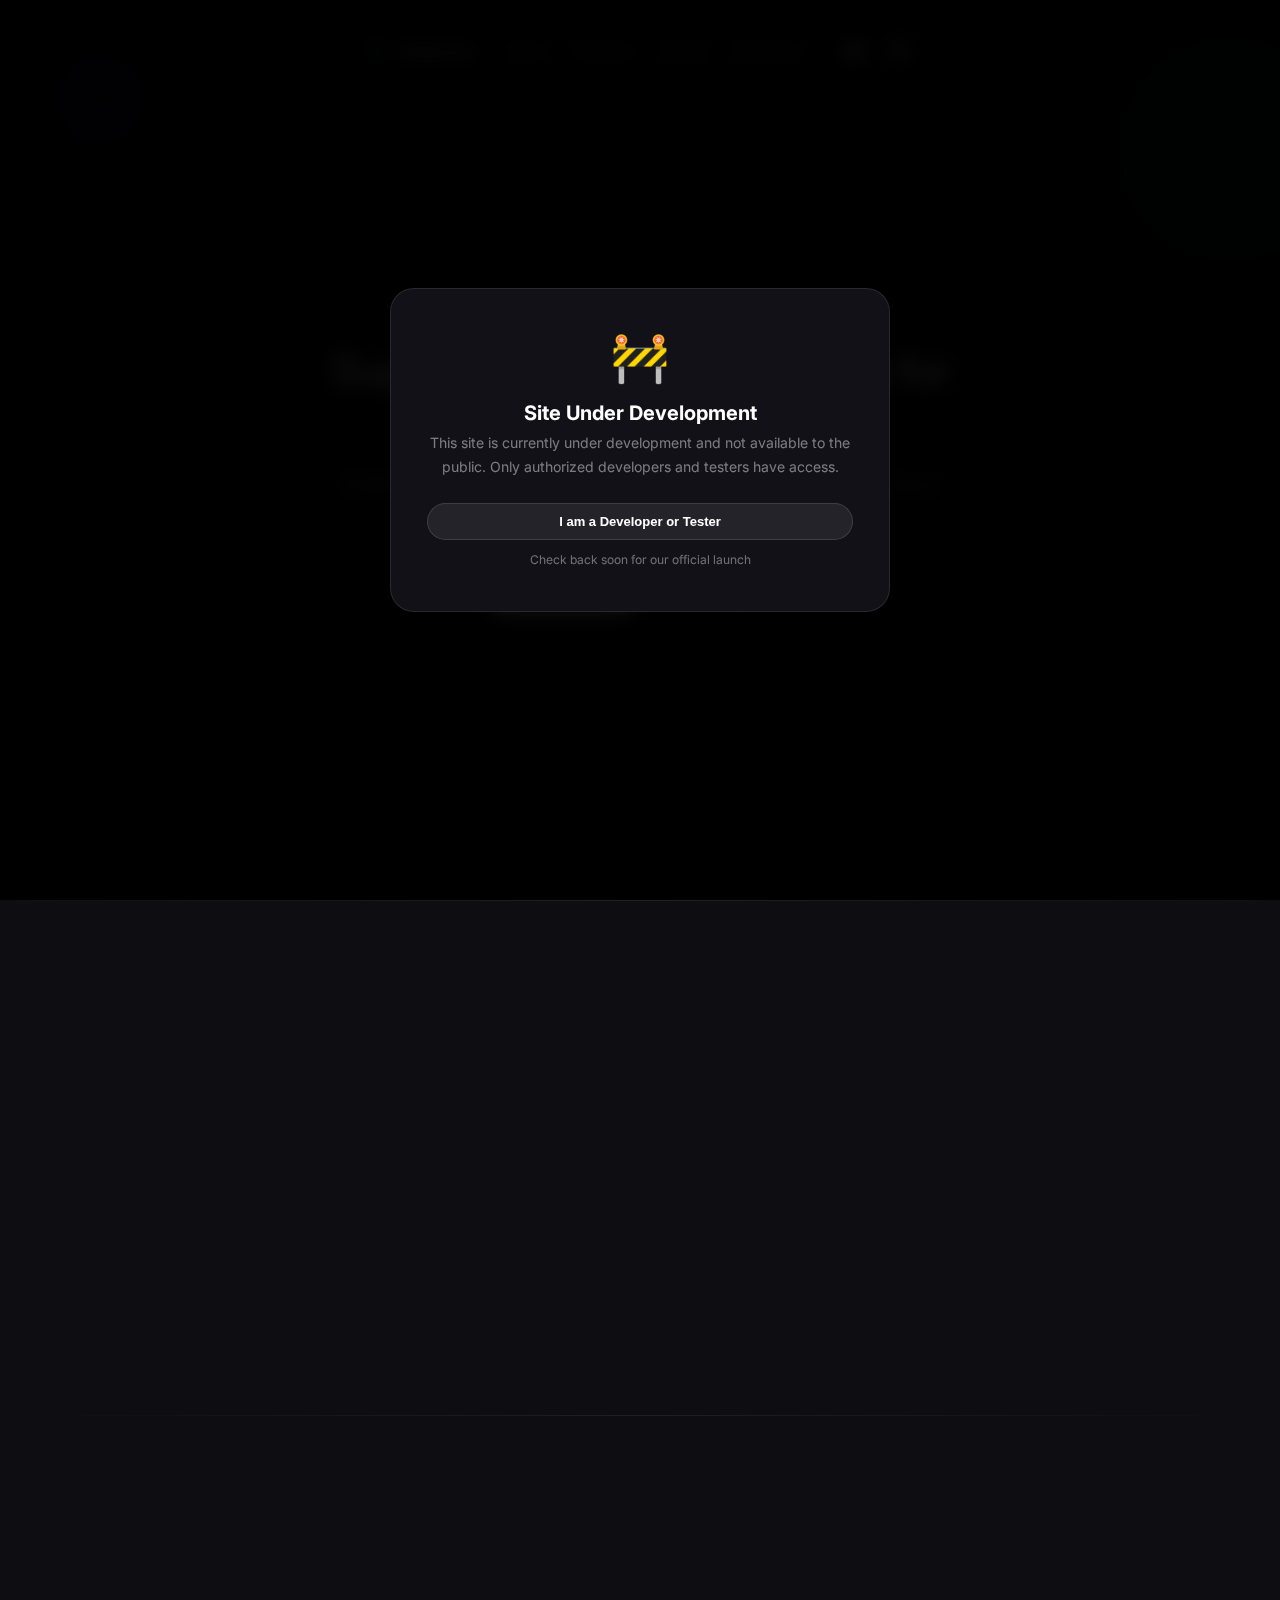
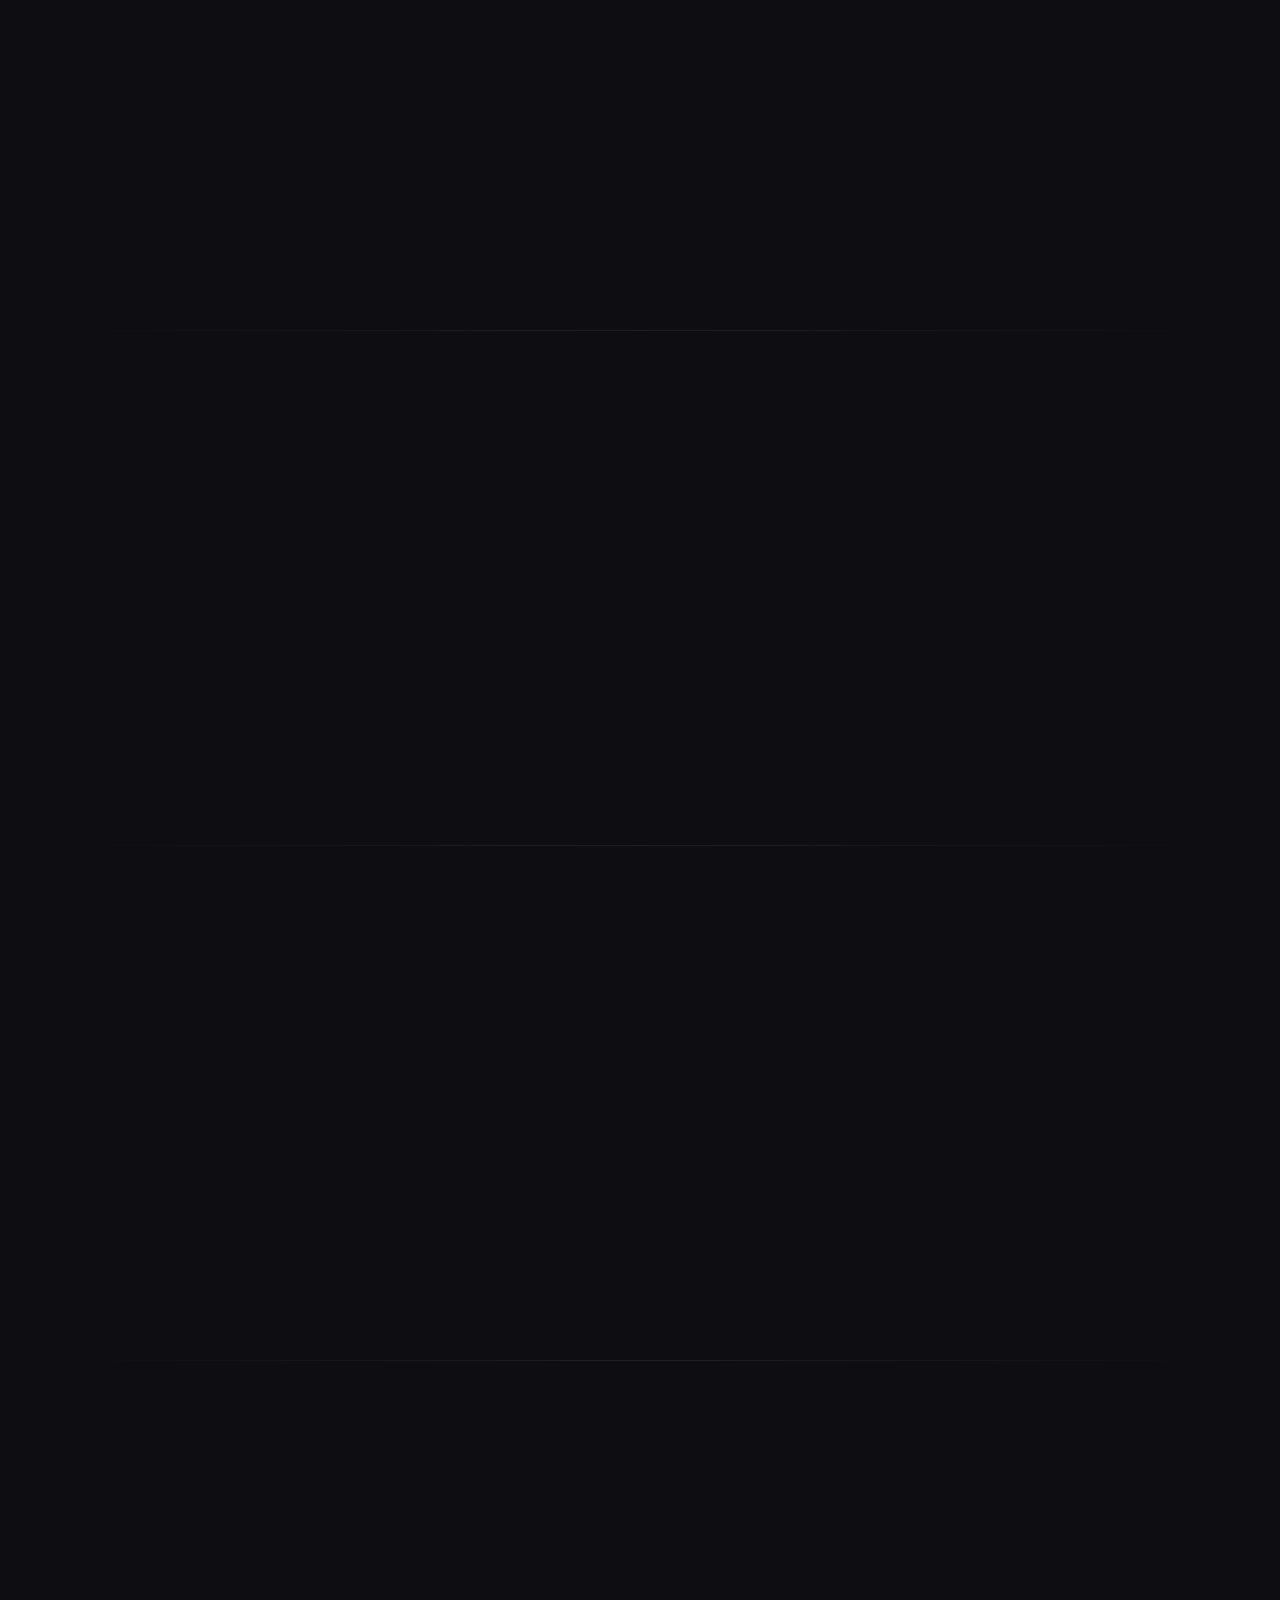
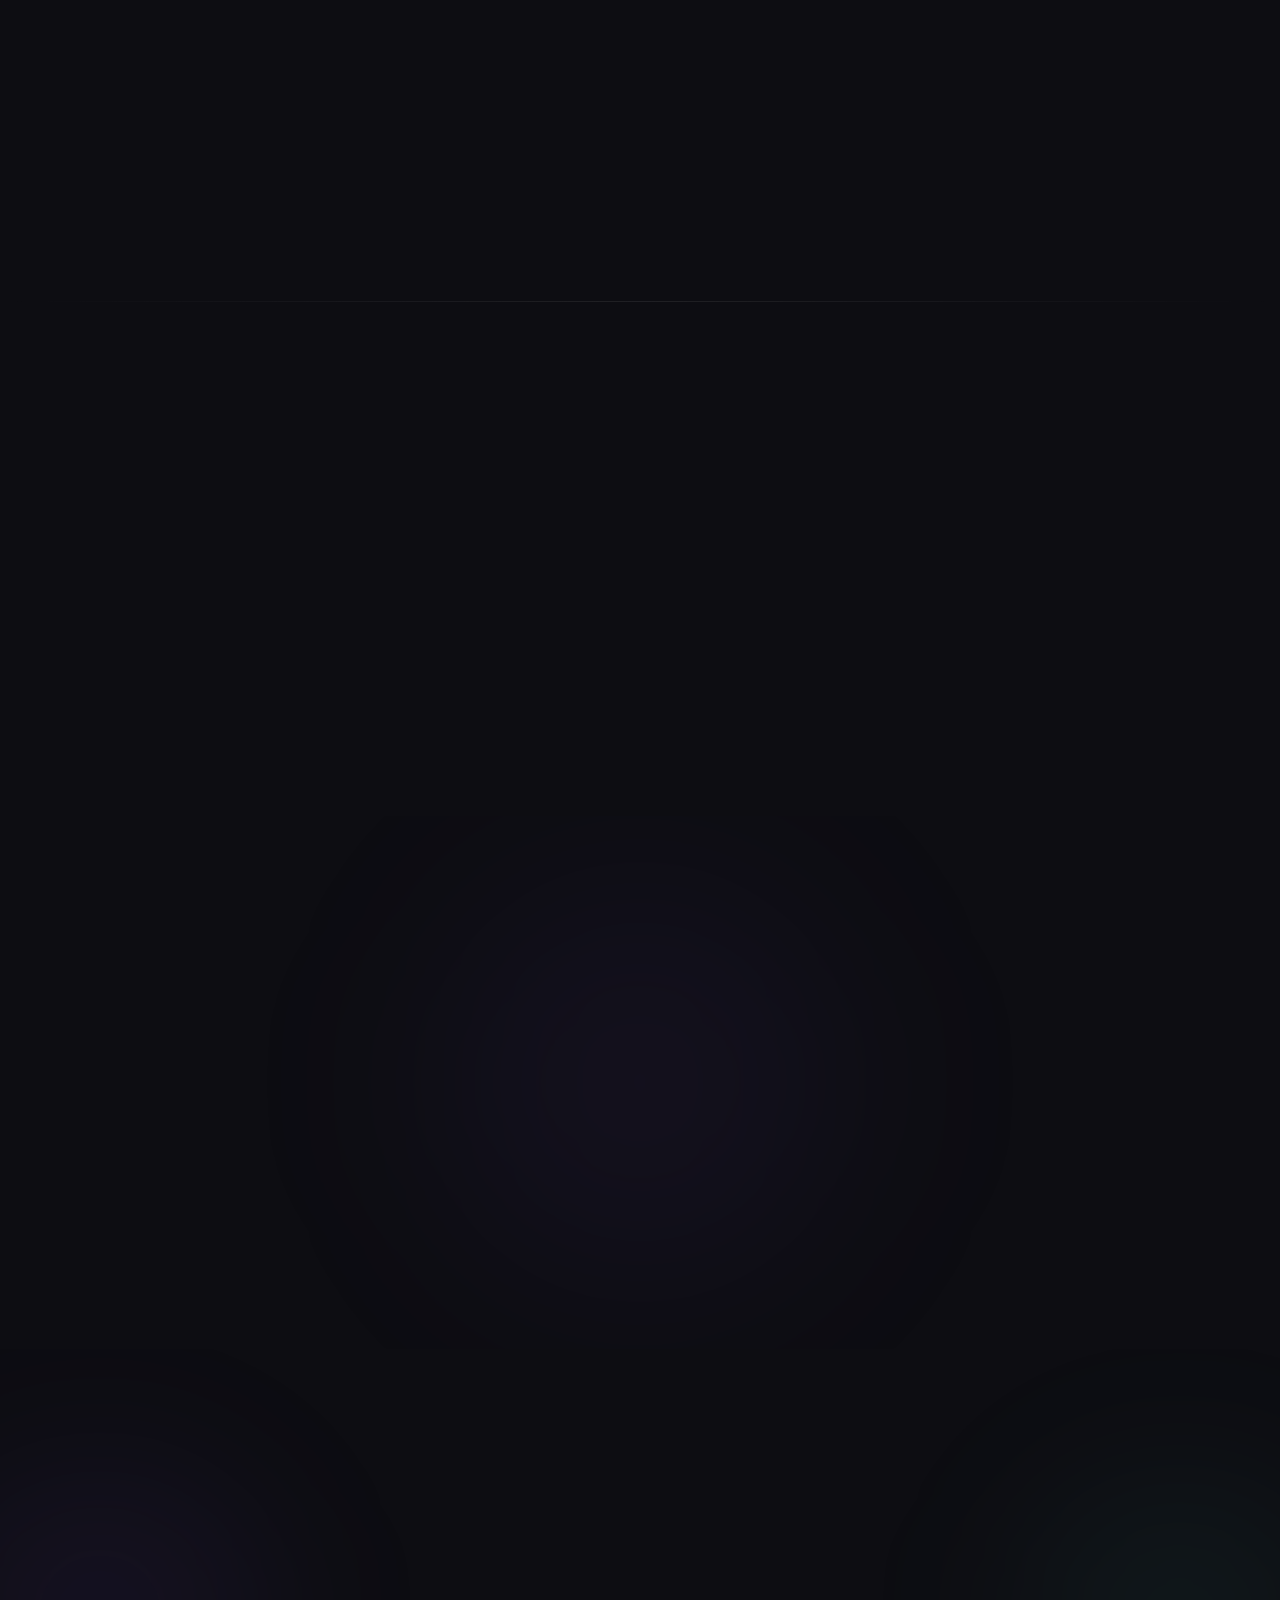
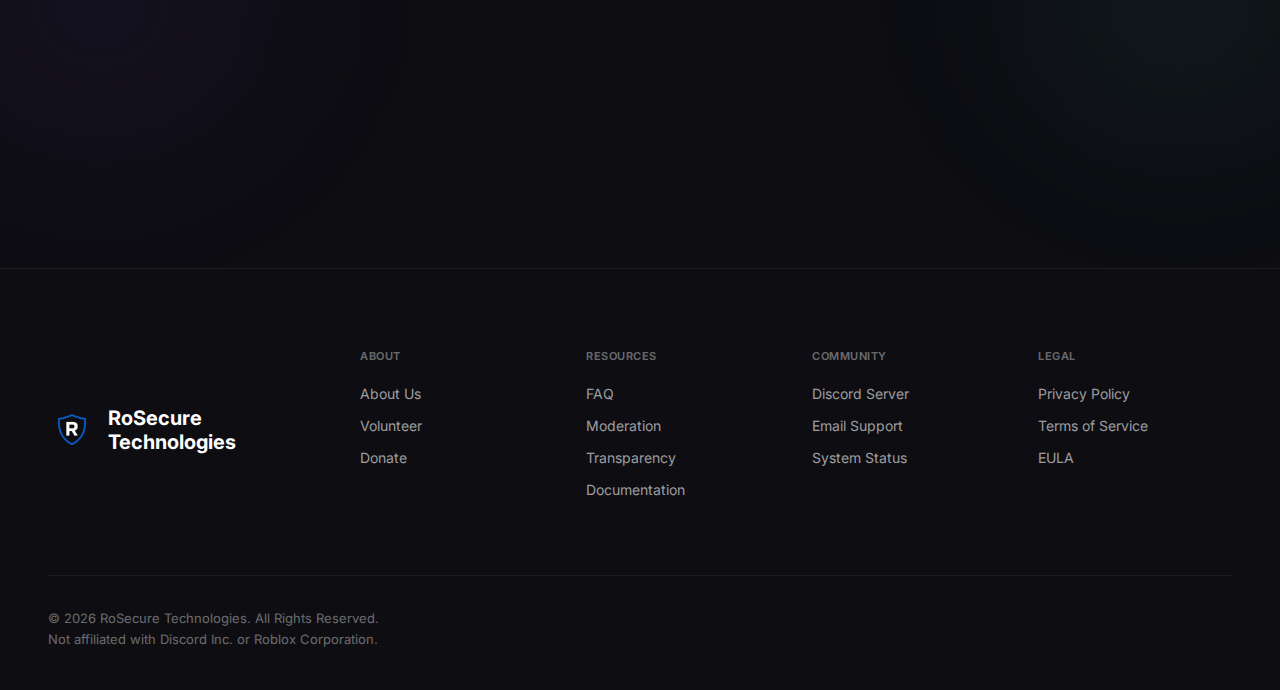
<file: index.html>
<!DOCTYPE html>
<html lang="en">
<head>
    <meta charset="UTF-8">
    <meta name="viewport" content="width=device-width, initial-scale=1.0">
    <meta name="description" content="RoSecure protects Roblox and Discord communities from scams, threats, and malicious actors. Free verification and safety tools for server admins.">
    <meta name="theme-color" content="#1f4dff">
    <title>RoSecure - Community Safety Platform</title>
    <link rel="icon" type="image/png" href="rosecurelogo.png">
    <link rel="preconnect" href="https://fonts.googleapis.com">
    <link rel="preconnect" href="https://fonts.gstatic.com" crossorigin>
    <link href="https://fonts.googleapis.com/css2?family=Inter:wght@300;400;500;600;700;800&display=swap" rel="stylesheet">
    <style>
        * { margin: 0; padding: 0; box-sizing: border-box; }

        body {
            font-family: 'Inter', -apple-system, BlinkMacSystemFont, sans-serif;
            background: #0d0d12;
            color: #fff;
            -webkit-font-smoothing: antialiased;
            overflow-x: hidden;
        }

        /* Floating Dynamic Island Header */
        .header-wrapper {
            position: fixed;
            top: 20px;
            left: 50%;
            transform: translateX(-50%);
            z-index: 1000;
            max-width: 90%;
            width: auto;
        }
        .header {
            display: flex;
            align-items: center;
            justify-content: center;
            gap: 32px;
            padding: 12px 24px;
            background: rgba(10, 10, 15, 0.9);
            border: 1px solid rgba(255, 255, 255, 0.08);
            border-radius: 50px;
            backdrop-filter: blur(20px);
            -webkit-backdrop-filter: blur(20px);
            white-space: nowrap;
        }
        .logo { display: flex; align-items: center; gap: 10px; text-decoration: none; }
        .logo-img { width: 28px; height: 28px; border-radius: 6px; }
        .logo-text { font-size: 15px; font-weight: 600; color: #fff; }
        .nav { display: flex; gap: 4px; }
        .nav-link {
            padding: 8px 14px;
            color: rgba(255, 255, 255, 0.6);
            text-decoration: none;
            font-size: 13px;
            font-weight: 500;
            border-radius: 50px;
            transition: all 0.2s;
        }
        .nav-link:hover, .nav-link.active { color: #fff; background: rgba(255, 255, 255, 0.1); }
        .header-right { display: flex; align-items: center; gap: 8px; }
        .discord-btn {
            width: 36px; height: 36px;
            display: flex; align-items: center; justify-content: center;
            background: rgba(255, 255, 255, 0.05);
            border-radius: 50%;
            color: rgba(255, 255, 255, 0.7);
            transition: all 0.2s;
        }
        .discord-btn:hover { background: rgba(88, 101, 242, 0.2); color: #5865F2; }
        .github-btn {
            width: 36px; height: 36px;
            display: flex; align-items: center; justify-content: center;
            background: rgba(255, 255, 255, 0.05);
            border-radius: 50%;
            color: rgba(255, 255, 255, 0.7);
            transition: all 0.2s;
            text-decoration: none;
        }
        .github-btn:hover { background: rgba(255, 255, 255, 0.15); color: #fff; }

        /* Hero Section */
        .hero {
            min-height: 100vh;
            display: flex;
            flex-direction: column;
            align-items: center;
            justify-content: center;
            text-align: center;
            padding: 140px 32px 80px;
            position: relative;
            overflow: hidden;
        }
        .hero::before {
            content: '';
            position: absolute;
            top: -200px; left: -200px;
            width: 600px; height: 600px;
            background: radial-gradient(circle, rgba(100, 60, 180, 0.2) 0%, transparent 60%);
            filter: blur(80px);
            pointer-events: none;
        }
        .hero::after {
            content: '';
            position: absolute;
            top: -100px; right: -200px;
            width: 500px; height: 500px;
            background: radial-gradient(circle, rgba(60, 120, 180, 0.15) 0%, transparent 60%);
            filter: blur(80px);
            pointer-events: none;
        }
        .hero-content { position: relative; z-index: 1; }
        .hero-title {
            font-size: 44px;
            font-weight: 600;
            line-height: 1.2;
            letter-spacing: -1px;
            margin-bottom: 24px;
            max-width: 700px;
            color: #fff;
        }
        .hero-description {
            font-size: 16px;
            line-height: 1.8;
            color: rgba(255, 255, 255, 0.7);
            max-width: 600px;
            margin: 0 auto 40px;
        }
        .hero-buttons { display: flex; gap: 12px; justify-content: center; }
        .btn-primary {
            padding: 14px 28px;
            background: #fff;
            border: 1px solid #fff;
            border-radius: 50px;
            color: #0d0d12;
            font-size: 14px;
            font-weight: 600;
            text-decoration: none;
            transition: all 0.3s;
        }
        .btn-primary:hover { background: rgba(255, 255, 255, 0.85); }
        .btn-secondary {
            padding: 14px 28px;
            background: transparent;
            border: 1px solid rgba(255, 255, 255, 0.3);
            border-radius: 50px;
            color: #fff;
            font-size: 14px;
            font-weight: 500;
            text-decoration: none;
            transition: all 0.3s;
        }
        .btn-secondary:hover { background: rgba(255, 255, 255, 0.1); border-color: rgba(255, 255, 255, 0.5); }

        /* 3D Tilt Animation Classes */
        .animate-on-scroll {
            opacity: 0;
            transition: all 1s cubic-bezier(0.16, 1, 0.3, 1);
            transform-style: preserve-3d;
            perspective: 1000px;
        }
        .animate-tilt-left {
            transform: perspective(1000px) rotateY(15deg) rotateX(5deg) translateX(-40px) scale(0.95);
            transform-origin: right center;
        }
        .animate-tilt-right {
            transform: perspective(1000px) rotateY(-15deg) rotateX(5deg) translateX(40px) scale(0.95);
            transform-origin: left center;
        }
        .animate-tilt-up {
            transform: perspective(1000px) rotateX(10deg) translateY(60px) scale(0.95);
            transform-origin: center bottom;
        }
        .animate-on-scroll.visible {
            opacity: 1;
            transform: perspective(1000px) rotateY(0deg) rotateX(0deg) translateX(0) translateY(0) scale(1);
        }
        .delay-1 { transition-delay: 0.1s; }
        .delay-2 { transition-delay: 0.2s; }
        .delay-3 { transition-delay: 0.3s; }

        /* Feature box enhanced 3D hover */
        .feature-box {
            background: linear-gradient(135deg, rgba(255, 255, 255, 0.03) 0%, rgba(255, 255, 255, 0.01) 100%);
            border: 1px solid rgba(255, 255, 255, 0.08);
            border-radius: 24px;
            padding: 40px 44px;
            transition: all 0.5s cubic-bezier(0.16, 1, 0.3, 1);
            transform-style: preserve-3d;
            box-shadow: 0 25px 50px -12px rgba(0, 0, 0, 0.4);
        }
        .feature-box:hover {
            background: linear-gradient(135deg, rgba(255, 255, 255, 0.06) 0%, rgba(255, 255, 255, 0.02) 100%);
            border-color: rgba(255, 255, 255, 0.15);
        }

        /* Feature Sections */
        .feature-section {
            padding: 120px 48px;
            position: relative;
        }
        .feature-section::before {
            content: '';
            position: absolute;
            top: 0; left: 0; right: 0;
            height: 1px;
            background: linear-gradient(90deg, transparent, rgba(255, 255, 255, 0.08), transparent);
        }
        .feature-container {
            max-width: 900px;
            margin: 0 auto;
        }
        .feature-title {
            font-size: 32px;
            font-weight: 600;
            letter-spacing: -0.5px;
            margin-bottom: 16px;
            line-height: 1.25;
            color: #fff;
        }
        .feature-title .muted {
            color: #fff;
        }
        .feature-description {
            font-size: 15px;
            color: rgba(255, 255, 255, 0.7);
            line-height: 1.7;
            margin-bottom: 28px;
            max-width: 550px;
        }
        .feature-list {
            list-style: none;
        }
        .feature-list li {
            display: flex;
            align-items: flex-start;
            gap: 12px;
            margin-bottom: 16px;
            font-size: 15px;
            color: rgba(255, 255, 255, 0.6);
        }
        .feature-list li:last-child { margin-bottom: 0; }
        .feature-list li svg {
            width: 20px;
            height: 20px;
            color: rgba(255, 255, 255, 0.4);
            flex-shrink: 0;
            margin-top: 2px;
        }

        /* Stats Section */
        .stats-section {
            padding: 140px 48px;
            text-align: center;
            position: relative;
            overflow: hidden;
        }
        .stats-section::before {
            content: '';
            position: absolute;
            top: 50%; left: 50%;
            transform: translate(-50%, -50%);
            width: 800px; height: 600px;
            background: radial-gradient(circle, rgba(100, 60, 180, 0.1) 0%, transparent 60%);
            filter: blur(80px);
            pointer-events: none;
        }
        .stats-container { position: relative; z-index: 1; max-width: 800px; margin: 0 auto; }
        .stats-number {
            font-size: 120px;
            font-weight: 700;
            letter-spacing: -4px;
            line-height: 1;
            margin-bottom: 16px;
            color: #fff;
        }
        .stats-label {
            font-size: 20px;
            color: rgba(255, 255, 255, 0.7);
            margin-bottom: 40px;
        }
        .stats-description {
            font-size: 16px;
            color: rgba(255, 255, 255, 0.7);
            line-height: 1.8;
            max-width: 500px;
            margin: 0 auto 40px;
        }

        /* CTA Section */
        .cta-section {
            padding: 160px 48px;
            text-align: center;
            position: relative;
            overflow: hidden;
        }
        .cta-section::before {
            content: '';
            position: absolute;
            top: 0; left: -200px;
            width: 600px; height: 100%;
            background: radial-gradient(ellipse at center, rgba(100, 60, 180, 0.12) 0%, transparent 60%);
            filter: blur(60px);
            pointer-events: none;
        }
        .cta-section::after {
            content: '';
            position: absolute;
            top: 0; right: -200px;
            width: 600px; height: 100%;
            background: radial-gradient(ellipse at center, rgba(60, 180, 150, 0.08) 0%, transparent 60%);
            filter: blur(60px);
            pointer-events: none;
        }
        .cta-content { position: relative; z-index: 1; }
        .cta-title {
            font-size: 52px;
            font-weight: 600;
            letter-spacing: -1.5px;
            margin-bottom: 20px;
        }
        .cta-subtitle {
            font-size: 18px;
            color: rgba(255, 255, 255, 0.7);
            margin-bottom: 48px;
        }
        .cta-buttons { display: flex; gap: 16px; justify-content: center; }

        /* Footer */
        .footer {
            padding: 80px 48px 40px;
            border-top: 1px solid rgba(255, 255, 255, 0.06);
        }
        .footer-container { max-width: 1200px; margin: 0 auto; }
        .footer-main {
            display: grid;
            grid-template-columns: 280px repeat(4, 1fr);
            gap: 32px;
            margin-bottom: 64px;
        }
        .footer-brand { display: flex; align-items: center; gap: 12px; }
        .footer-brand img { width: 48px; height: 48px; border-radius: 10px; }
        .footer-brand-text { font-size: 20px; font-weight: 700; }
        .footer-column h4 {
            font-size: 11px;
            font-weight: 600;
            color: rgba(255, 255, 255, 0.4);
            text-transform: uppercase;
            letter-spacing: 0.5px;
            margin-bottom: 20px;
        }
        .footer-column ul { list-style: none; }
        .footer-column li { margin-bottom: 12px; }
        .footer-column a {
            color: rgba(255, 255, 255, 0.6);
            text-decoration: none;
            font-size: 14px;
            transition: color 0.2s;
        }
        .footer-column a:hover { color: #fff; }
        .footer-bottom {
            display: flex;
            justify-content: space-between;
            align-items: center;
            padding-top: 32px;
            border-top: 1px solid rgba(255, 255, 255, 0.06);
        }
        .footer-copyright {
            font-size: 13px;
            color: rgba(255, 255, 255, 0.4);
            max-width: 500px;
            line-height: 1.6;
        }
        .footer-tagline { font-size: 13px; color: rgba(255, 255, 255, 0.4); }

        /* Responsive */

        /* Mobile Menu Toggle */
        .mobile-menu-btn {
            display: none;
            width: 36px; height: 36px;
            background: rgba(255, 255, 255, 0.05);
            border: 1px solid rgba(255, 255, 255, 0.1);
            border-radius: 10px;
            cursor: pointer;
            align-items: center;
            justify-content: center;
            padding: 0;
            color: rgba(255, 255, 255, 0.7);
            transition: all 0.2s;
            flex-shrink: 0;
        }
        .mobile-menu-btn:hover { background: rgba(255, 255, 255, 0.1); color: #fff; }
        .mobile-menu-btn svg { width: 18px; height: 18px; }

        .mobile-nav {
            display: none;
            position: fixed;
            top: 80px;
            left: 50%;
            transform: translateX(-50%);
            width: 90%;
            max-width: 400px;
            background: rgba(10, 10, 15, 0.97);
            border: 1px solid rgba(255, 255, 255, 0.08);
            border-radius: 20px;
            backdrop-filter: blur(20px);
            -webkit-backdrop-filter: blur(20px);
            padding: 16px;
            z-index: 999;
            flex-direction: column;
            gap: 4px;
        }
        .mobile-nav.open { display: flex; }
        .mobile-nav a {
            padding: 14px 18px;
            color: rgba(255, 255, 255, 0.7);
            text-decoration: none;
            font-size: 15px;
            font-weight: 500;
            border-radius: 12px;
            transition: all 0.2s;
        }
        .mobile-nav a:hover, .mobile-nav a.active { color: #fff; background: rgba(255, 255, 255, 0.08); }

        /* =============================================
           TABLET / iPad (768px - 1024px)
           ============================================= */
        @media (max-width: 1024px) {
            .header-wrapper {
                max-width: 95%;
            }
            .header {
                gap: 20px;
                padding: 12px 20px;
            }
            .nav-link {
                padding: 8px 10px;
                font-size: 12px;
            }
            .hero {
                padding: 140px 32px 80px;
                min-height: auto;
            }
            .hero-title {
                font-size: 38px;
            }
            .feature-section {
                padding: 80px 32px;
            }
            .feature-container {
                max-width: 100%;
            }
            .feature-title {
                font-size: 28px;
            }
            .stats-section {
                padding: 100px 32px;
            }
            .stats-number {
                font-size: 88px;
            }
            .cta-section {
                padding: 120px 32px;
            }
            .cta-title {
                font-size: 40px;
            }
            .footer-main {
                grid-template-columns: repeat(3, 1fr);
                gap: 36px;
            }
        }

        /* =============================================
           iPAD MINI / SMALL TABLETS (600px - 768px)
           ============================================= */
        @media (max-width: 768px) {
            /* Header - centered pill */
            .header-wrapper {
                width: 92%;
                max-width: 92%;
                top: 12px;
            }
            .header {
                gap: 12px;
                padding: 10px 16px;
                justify-content: space-between;
            }
            .nav { display: none; }
            .mobile-menu-btn { display: flex; }

            /* Mobile nav positioning */
            .mobile-nav {
                top: 72px;
                width: 92%;
            }

            /* Hero */
            .hero {
                padding: 110px 20px 60px;
                min-height: auto;
            }
            .hero-title {
                font-size: 32px;
                letter-spacing: -0.5px;
            }
            .hero-description {
                font-size: 15px;
                margin: 0 auto 32px;
            }
            .hero-buttons {
                flex-direction: column;
                width: 100%;
                max-width: 320px;
                margin: 0 auto;
            }
            .btn-primary, .btn-secondary {
                width: 100%;
                text-align: center;
                padding: 14px 24px;
            }

            /* Feature sections */
            .feature-section {
                padding: 60px 20px;
            }
            .feature-box {
                padding: 28px 22px;
                border-radius: 20px;
            }
            .feature-title {
                font-size: 24px;
                margin-bottom: 12px;
            }
            .feature-description {
                font-size: 14px;
                margin-bottom: 20px;
            }
            .feature-list li {
                font-size: 14px;
                margin-bottom: 12px;
            }

            /* 3D animations - reduce for mobile performance */
            .animate-tilt-left {
                transform: perspective(1000px) rotateY(8deg) translateX(-20px) scale(0.97);
            }
            .animate-tilt-right {
                transform: perspective(1000px) rotateY(-8deg) translateX(20px) scale(0.97);
            }
            .animate-tilt-up {
                transform: perspective(1000px) rotateX(6deg) translateY(30px) scale(0.97);
            }

            /* Stats */
            .stats-section {
                padding: 80px 20px;
            }
            .stats-number {
                font-size: 64px;
                letter-spacing: -2px;
            }
            .stats-label {
                font-size: 16px;
            }
            .stats-description {
                font-size: 15px;
            }

            /* CTA */
            .cta-section {
                padding: 80px 20px;
            }
            .cta-title {
                font-size: 32px;
                letter-spacing: -0.5px;
            }
            .cta-subtitle {
                font-size: 16px;
                margin-bottom: 32px;
            }
            .cta-buttons {
                flex-direction: column;
                width: 100%;
                max-width: 320px;
                margin: 0 auto;
            }
            .cta-buttons .btn-primary,
            .cta-buttons .btn-secondary {
                width: 100%;
            }

            /* Footer */
            .footer {
                padding: 48px 20px 28px;
            }
            .footer-main {
                grid-template-columns: 1fr;
                gap: 28px;
            }
            .footer-brand {
                margin-bottom: 8px;
            }
            .footer-brand img {
                width: 40px;
                height: 40px;
            }
            .footer-brand-text {
                font-size: 18px;
            }
            .footer-column h4 {
                margin-bottom: 14px;
            }
            .footer-column li {
                margin-bottom: 10px;
            }
            .footer-bottom {
                flex-direction: column;
                gap: 12px;
                text-align: center;
            }
            .footer-copyright {
                font-size: 12px;
            }

            /* Modal */
            .modal {
                width: 92%;
                padding: 36px 28px;
            }

            .animate-from-left, .animate-from-right { transform: translateY(40px); }
        }

        /* =============================================
           SMALL PHONES (480px and below)
           ============================================= */
        @media (max-width: 480px) {
            .header-wrapper {
                width: 96%;
                max-width: 96%;
                top: 8px;
            }
            .header {
                padding: 8px 12px;
                gap: 8px;
            }
            .logo-text {
                font-size: 14px;
            }
            .logo-img {
                width: 24px;
                height: 24px;
            }
            .discord-btn, .github-btn {
                width: 32px;
                height: 32px;
            }
            .discord-btn svg, .github-btn svg {
                width: 16px;
                height: 16px;
            }
            .mobile-menu-btn {
                width: 32px;
                height: 32px;
            }
            .mobile-menu-btn svg {
                width: 16px;
                height: 16px;
            }

            .mobile-nav {
                top: 60px;
                width: 96%;
            }

            .hero {
                padding: 100px 16px 48px;
            }
            .hero-title {
                font-size: 26px;
                letter-spacing: -0.5px;
            }
            .hero-description {
                font-size: 14px;
                line-height: 1.7;
            }
            .hero-buttons {
                max-width: 100%;
            }
            .btn-primary, .btn-secondary {
                padding: 12px 20px;
                font-size: 13px;
            }

            .feature-section {
                padding: 48px 16px;
            }
            .feature-box {
                padding: 24px 18px;
                border-radius: 16px;
            }
            .feature-title {
                font-size: 22px;
            }
            .feature-description {
                font-size: 13px;
            }
            .feature-list li {
                font-size: 13px;
                gap: 8px;
            }

            .stats-section {
                padding: 64px 16px;
            }
            .stats-number {
                font-size: 52px;
                letter-spacing: -1px;
            }
            .stats-description {
                font-size: 14px;
            }

            .cta-section {
                padding: 64px 16px;
            }
            .cta-title {
                font-size: 26px;
            }
            .cta-subtitle {
                font-size: 14px;
            }

            .footer {
                padding: 40px 16px 24px;
            }
            .footer-main {
                gap: 24px;
            }
            .footer-brand img {
                width: 36px;
                height: 36px;
            }
            .footer-brand-text {
                font-size: 16px;
            }

            /* Reduce 3D effects for performance */
            .animate-tilt-left,
            .animate-tilt-right {
                transform: translateY(30px) scale(0.98);
            }
            .animate-tilt-up {
                transform: translateY(30px) scale(0.98);
            }
        }

        /* =============================================
           VERY SMALL PHONES (360px and below)
           ============================================= */
        @media (max-width: 360px) {
            .header {
                padding: 8px 10px;
                gap: 6px;
            }
            .logo-text {
                font-size: 13px;
            }
            .hero-title {
                font-size: 22px;
            }
            .hero-description {
                font-size: 13px;
            }
            .feature-title {
                font-size: 20px;
            }
            .stats-number {
                font-size: 44px;
            }
            .cta-title {
                font-size: 22px;
            }
        }

        /* =============================================
           LANDSCAPE PHONES
           ============================================= */
        @media (max-width: 768px) and (orientation: landscape) {
            .hero {
                min-height: auto;
                padding: 90px 20px 40px;
            }
            .stats-section {
                padding: 60px 20px;
            }
            .cta-section {
                padding: 60px 20px;
            }
        }

        /* =============================================
           iPAD PRO and larger tablets (1024px - 1366px)
           ============================================= */
        @media (min-width: 1025px) and (max-width: 1366px) {
            .header {
                gap: 24px;
                padding: 12px 24px;
            }
            .nav-link {
                padding: 8px 12px;
                font-size: 13px;
            }
            .hero-title {
                font-size: 42px;
            }
            .feature-section {
                padding: 100px 40px;
            }
        }

        /* Construction Modal */
        .modal-overlay {
            display: none;
            position: fixed;
            top: 0; left: 0; right: 0; bottom: 0;
            background: rgba(0, 0, 0, 0.6);
            backdrop-filter: blur(8px);
            z-index: 2000;
            align-items: center;
            justify-content: center;
        }
        .modal-overlay.open { display: flex; }
        .modal {
            text-align: center;
            max-width: 400px;
            width: 90%;
            padding: 44px 36px;
            background: rgba(18, 18, 24, 0.95);
            border: 1px solid rgba(255, 255, 255, 0.1);
            border-radius: 24px;
            animation: modalIn 0.3s cubic-bezier(0.16, 1, 0.3, 1);
        }
        @keyframes modalIn {
            from { opacity: 0; transform: scale(0.95) translateY(10px); }
            to { opacity: 1; transform: scale(1) translateY(0); }
        }
        .modal-icon { font-size: 48px; margin-bottom: 20px; line-height: 1; }
        .modal-title {
            font-size: 20px; font-weight: 700; margin-bottom: 6px;
            color: #fff;
        }
        .modal-badge {
            display: inline-block; padding: 4px 12px; margin-bottom: 16px;
            background: rgba(255, 180, 0, 0.12); border: 1px solid rgba(255, 180, 0, 0.25);
            border-radius: 50px; font-size: 12px; font-weight: 600; color: #ffb400;
        }
        .modal-text { font-size: 14px; color: rgba(255,255,255,0.45); line-height: 1.7; margin-bottom: 24px; }
        .modal-close {
            padding: 10px 24px; background: rgba(255,255,255,0.08); border: 1px solid rgba(255,255,255,0.12);
            border-radius: 50px; color: #fff; font-size: 13px; font-weight: 600; cursor: pointer; transition: all 0.2s;
        }
        .modal-close:hover { background: rgba(255,255,255,0.15); }
    </style>
</head>
<body>
    <div class="header-wrapper">
        <header class="header">
            <a href="index.html" class="logo">
                <img src="rosecurelogo.png" alt="RoSecure" class="logo-img">
                <span class="logo-text">RoSecure</span>
            </a>
            <nav class="nav">
                <a href="about.html" class="nav-link">About</a>
                <a href="volunteer.html" class="nav-link">Volunteer</a>
                <a href="donate.html" class="nav-link">Donate</a>
                <a href="#" class="nav-link" onclick="event.preventDefault();document.getElementById('constructionModal').classList.add('open')">Dashboard</a>
            </nav>
            <div class="header-right">
                <a href="https://discord.gg/mbXQCEJS58" target="_blank" class="discord-btn">
                    <svg xmlns="http://www.w3.org/2000/svg" width="20" height="20" viewBox="0 0 24 24" fill="currentColor"><path d="M20.317 4.37a19.791 19.791 0 0 0-4.885-1.515.074.074 0 0 0-.079.037c-.21.375-.444.864-.608 1.25a18.27 18.27 0 0 0-5.487 0 12.64 12.64 0 0 0-.617-1.25.077.077 0 0 0-.079-.037A19.736 19.736 0 0 0 3.677 4.37a.07.07 0 0 0-.032.027C.533 9.046-.32 13.58.099 18.057a.082.082 0 0 0 .031.057 19.9 19.9 0 0 0 5.993 3.03.078.078 0 0 0 .084-.028 14.09 14.09 0 0 0 1.226-1.994.076.076 0 0 0-.041-.106 13.107 13.107 0 0 1-1.872-.892.077.077 0 0 1-.008-.128 10.2 10.2 0 0 0 .372-.292.074.074 0 0 1 .077-.01c3.928 1.793 8.18 1.793 12.062 0a.074.074 0 0 1 .078.01c.12.098.246.198.373.292a.077.077 0 0 1-.006.127 12.299 12.299 0 0 1-1.873.892.077.077 0 0 0-.041.107c.36.698.772 1.362 1.225 1.993a.076.076 0 0 0 .084.028 19.839 19.839 0 0 0 6.002-3.03.077.077 0 0 0 .032-.054c.5-5.177-.838-9.674-3.549-13.66a.061.061 0 0 0-.031-.03zM8.02 15.33c-1.183 0-2.157-1.085-2.157-2.419 0-1.333.956-2.419 2.157-2.419 1.21 0 2.176 1.096 2.157 2.42 0 1.333-.956 2.418-2.157 2.418zm7.975 0c-1.183 0-2.157-1.085-2.157-2.419 0-1.333.956-2.419 2.157-2.419 1.21 0 2.176 1.096 2.157 2.42 0 1.333-.947 2.418-2.157 2.418z"/></svg>
                </a>
                <a href="https://github.com/mrarch0" target="_blank" class="github-btn" aria-label="GitHub">
                    <svg xmlns="http://www.w3.org/2000/svg" width="20" height="20" viewBox="0 0 24 24" fill="currentColor"><path d="M12 0c-6.626 0-12 5.373-12 12 0 5.302 3.438 9.8 8.207 11.387.599.111.793-.261.793-.577v-2.234c-3.338.726-4.033-1.416-4.033-1.416-.546-1.387-1.333-1.756-1.333-1.756-1.089-.745.083-.729.083-.729 1.205.084 1.839 1.237 1.839 1.237 1.07 1.834 2.807 1.304 3.492.997.107-.775.418-1.305.762-1.604-2.665-.305-5.467-1.334-5.467-5.931 0-1.311.469-2.381 1.236-3.221-.124-.303-.535-1.524.117-3.176 0 0 1.008-.322 3.301 1.23.957-.266 1.983-.399 3.003-.404 1.02.005 2.047.138 3.006.404 2.291-1.552 3.297-1.23 3.297-1.23.653 1.653.242 2.874.118 3.176.77.84 1.235 1.911 1.235 3.221 0 4.609-2.807 5.624-5.479 5.921.43.372.823 1.102.823 2.222v3.293c0 .319.192.694.801.576 4.765-1.589 8.199-6.086 8.199-11.386 0-6.627-5.373-12-12-12z"/></svg>
                </a>
                <button class="mobile-menu-btn" onclick="document.getElementById('mobileNav').classList.toggle('open')" aria-label="Menu">
                    <svg viewBox="0 0 24 24" fill="none" stroke="currentColor" stroke-width="2"><line x1="3" y1="6" x2="21" y2="6"/><line x1="3" y1="12" x2="21" y2="12"/><line x1="3" y1="18" x2="21" y2="18"/></svg>
                </button>
            </div>
        </header>
    </div>

    <nav class="mobile-nav" id="mobileNav">
        <a href="about.html">About</a>
        <a href="volunteer.html">Volunteer</a>
        <a href="donate.html">Donate</a>
        <a href="#" onclick="event.preventDefault();document.getElementById('constructionModal').classList.add('open')">Dashboard</a>
        <a href="https://discord.gg/mbXQCEJS58" target="_blank">Discord</a>
        <a href="https://github.com/mrarch0" target="_blank">GitHub</a>
    </nav>

    <section class="hero">
        <div class="hero-content">
            <h1 class="hero-title">Supercharged safety solutions for your community.</h1>
            <p class="hero-description">
                Predators, scammers, bad actors. They shouldn't be anywhere near your server. We make sure they aren't.
            </p>
            <div class="hero-buttons">
                <a href="https://discord.com/oauth2/authorize?client_id=1457385555103977502" target="_blank" class="btn-primary">Add RoSecure</a>
                <a href="https://discord.gg/mbXQCEJS58" target="_blank" class="btn-secondary">Join Discord</a>
            </div>
        </div>
    </section>

    <section class="feature-section">
        <div class="feature-container animate-on-scroll animate-tilt-left">
            <div class="feature-box">
                <h2 class="feature-title">Stop predators <span class="muted">before they cause harm.</span></h2>
                <p class="feature-description">
                    If someone's being weird with younger members, we catch it. Our system picks up on sketchy behavior and flags it before things escalate.
                </p>
                <ul class="feature-list">
                    <li>
                        <svg viewBox="0 0 24 24" fill="none" stroke="currentColor" stroke-width="2"><polyline points="20 6 9 17 4 12"/></svg>
                        Real-time threat detection
                    </li>
                    <li>
                        <svg viewBox="0 0 24 24" fill="none" stroke="currentColor" stroke-width="2"><polyline points="20 6 9 17 4 12"/></svg>
                        Cross-platform database
                    </li>
                    <li>
                        <svg viewBox="0 0 24 24" fill="none" stroke="currentColor" stroke-width="2"><polyline points="20 6 9 17 4 12"/></svg>
                        Instant alerts to server owners
                    </li>
                </ul>
            </div>
        </div>
    </section>

    <section class="feature-section">
        <div class="feature-container animate-on-scroll animate-tilt-right">
            <div class="feature-box">
                <h2 class="feature-title">Block scammers <span class="muted">automatically.</span></h2>
                <p class="feature-description">
                    We've got a database full of known scammers. If one of them tries to join your server, they get blocked on the spot. Simple as that.
                </p>
                <ul class="feature-list">
                    <li>
                        <svg viewBox="0 0 24 24" fill="none" stroke="currentColor" stroke-width="2"><polyline points="20 6 9 17 4 12"/></svg>
                        Verified scammer database
                    </li>
                    <li>
                        <svg viewBox="0 0 24 24" fill="none" stroke="currentColor" stroke-width="2"><polyline points="20 6 9 17 4 12"/></svg>
                        Auto-ban known threats
                    </li>
                    <li>
                        <svg viewBox="0 0 24 24" fill="none" stroke="currentColor" stroke-width="2"><polyline points="20 6 9 17 4 12"/></svg>
                        Community-driven reports
                    </li>
                </ul>
            </div>
        </div>
    </section>

    <section class="feature-section">
        <div class="feature-container animate-on-scroll animate-tilt-left">
            <div class="feature-box">
                <h2 class="feature-title">Build a safer <span class="muted">community.</span></h2>
                <p class="feature-description">
                    Some people just wanna cause problems. We look at their track record and if they've got a history of being toxic, they don't get in.
                </p>
                <ul class="feature-list">
                    <li>
                        <svg viewBox="0 0 24 24" fill="none" stroke="currentColor" stroke-width="2"><polyline points="20 6 9 17 4 12"/></svg>
                        Behavior pattern analysis
                    </li>
                    <li>
                        <svg viewBox="0 0 24 24" fill="none" stroke="currentColor" stroke-width="2"><polyline points="20 6 9 17 4 12"/></svg>
                        Fair appeal process
                    </li>
                    <li>
                        <svg viewBox="0 0 24 24" fill="none" stroke="currentColor" stroke-width="2"><polyline points="20 6 9 17 4 12"/></svg>
                        Transparent decision-making
                    </li>
                </ul>
            </div>
        </div>
    </section>

    <section class="feature-section">
        <div class="feature-container animate-on-scroll animate-tilt-right">
            <div class="feature-box">
                <h2 class="feature-title">Setup in <span class="muted">seconds.</span></h2>
                <p class="feature-description">
                    Literally just invite the bot, and you're done. No config files, no setup wizards. It works right out of the box.
                </p>
                <ul class="feature-list">
                    <li>
                        <svg viewBox="0 0 24 24" fill="none" stroke="currentColor" stroke-width="2"><polyline points="20 6 9 17 4 12"/></svg>
                        One-click installation
                    </li>
                    <li>
                        <svg viewBox="0 0 24 24" fill="none" stroke="currentColor" stroke-width="2"><polyline points="20 6 9 17 4 12"/></svg>
                        Pre-configured settings
                    </li>
                    <li>
                        <svg viewBox="0 0 24 24" fill="none" stroke="currentColor" stroke-width="2"><polyline points="20 6 9 17 4 12"/></svg>
                        Intuitive controls
                    </li>
                </ul>
            </div>
        </div>
    </section>

    <section class="feature-section">
        <div class="feature-container animate-on-scroll animate-tilt-left">
            <div class="feature-box">
                <h2 class="feature-title">Backed by real <span class="muted">partnerships.</span></h2>
                <p class="feature-description">
                    We work alongside other safety-focused organizations like BloxKIT, BloxDefender, and The Goober Project. Together we share threat data to keep everyone safer.
                </p>
                <ul class="feature-list">
                    <li>
                        <svg viewBox="0 0 24 24" fill="none" stroke="currentColor" stroke-width="2"><polyline points="20 6 9 17 4 12"/></svg>
                        Shared threat intelligence network
                    </li>
                    <li>
                        <svg viewBox="0 0 24 24" fill="none" stroke="currentColor" stroke-width="2"><polyline points="20 6 9 17 4 12"/></svg>
                        Cross-organization scammer database
                    </li>
                    <li>
                        <svg viewBox="0 0 24 24" fill="none" stroke="currentColor" stroke-width="2"><polyline points="20 6 9 17 4 12"/></svg>
                        Growing coalition of safety teams
                    </li>
                </ul>
            </div>
        </div>
    </section>

    <section class="feature-section">
        <div class="feature-container animate-on-scroll animate-tilt-right">
            <div class="feature-box">
                <h2 class="feature-title">Need support? <span class="muted">We've got you.</span></h2>
                <p class="feature-description">
                    Whether you have questions, need help with the bot, or want to report a threat, we're available through multiple channels.
                </p>
                <ul class="feature-list">
                    <li>
                        <svg viewBox="0 0 24 24" fill="none" stroke="currentColor" stroke-width="2"><polyline points="20 6 9 17 4 12"/></svg>
                        Live chat right here on the website
                    </li>
                    <li>
                        <svg viewBox="0 0 24 24" fill="none" stroke="currentColor" stroke-width="2"><polyline points="20 6 9 17 4 12"/></svg>
                        Email us at hello@rosecure.org
                    </li>
                    <li>
                        <svg viewBox="0 0 24 24" fill="none" stroke="currentColor" stroke-width="2"><polyline points="20 6 9 17 4 12"/></svg>
                        Discord ticketing support system
                    </li>
                </ul>
            </div>
        </div>
    </section>

    <section class="stats-section">
        <div class="stats-container animate-on-scroll animate-tilt-up">
            <div class="stats-number">100%</div>
            <p class="stats-description">
                No subscriptions, no paid tiers, no catch. The whole thing is free and it's gonna stay that way.
            </p>
            <a href="https://discord.com/oauth2/authorize?client_id=1457385555103977502" target="_blank" class="btn-secondary">
                Get Started
            </a>
        </div>
    </section>

    <section class="cta-section">
        <div class="cta-content animate-on-scroll animate-tilt-up">
            <h2 class="cta-title">We're working hard to stop threats.</h2>
            <p class="cta-subtitle">Help us by letting us know if we don't catch something. Together, we can keep every community safe.</p>
            <div class="hero-buttons" style="margin-top: 28px;">
                <a href="https://discord.gg/mbXQCEJS58" target="_blank" class="btn-primary">Report on Discord</a>
                <a href="moderation.html" class="btn-secondary">How We Moderate</a>
            </div>
        </div>
    </section>

    <footer class="footer">
        <div class="footer-container">
            <div class="footer-main">
                <div class="footer-brand">
                    <img src="rosecurelogo.png" alt="RoSecure">
                    <span class="footer-brand-text">RoSecure Technologies</span>
                </div>
                <div class="footer-column">
                    <h4>About</h4>
                    <ul>
                        <li><a href="about.html">About Us</a></li>
                        <li><a href="volunteer.html">Volunteer</a></li>
                        <li><a href="donate.html">Donate</a></li>
                    </ul>
                </div>
                <div class="footer-column">
                    <h4>Resources</h4>
                    <ul>
                        <li><a href="faq.html">FAQ</a></li>
                        <li><a href="moderation.html">Moderation</a></li>
                        <li><a href="transparency.html">Transparency</a></li>
                        <li><a href="docs.html">Documentation</a></li>
                    </ul>
                </div>
                <div class="footer-column">
                    <h4>Community</h4>
                    <ul>
                        <li><a href="https://discord.gg/mbXQCEJS58" target="_blank">Discord Server</a></li>
                        <li><a href="mailto:hello@rosecure.org">Email Support</a></li>
                        <li><a href="https://rosecurestatus.betteruptime.com/" target="_blank">System Status</a></li>
                    </ul>
                </div>
                <div class="footer-column">
                    <h4>Legal</h4>
                    <ul>
                        <li><a href="privacy.html">Privacy Policy</a></li>
                        <li><a href="terms.html">Terms of Service</a></li>
                        <li><a href="eula.html">EULA</a></li>
                    </ul>
                </div>
            </div>
            <div class="footer-bottom">
                <p class="footer-copyright">
                    &copy; 2026 RoSecure Technologies. All Rights Reserved.<br>
                    Not affiliated with Discord Inc. or Roblox Corporation.
                </p>
            </div>
        </div>
    </footer>

    <script>
        // Scroll animation observer
        const observerOptions = {
            root: null,
            rootMargin: '0px',
            threshold: 0.15
        };

        const observer = new IntersectionObserver((entries) => {
            entries.forEach(entry => {
                if (entry.isIntersecting) {
                    entry.target.classList.add('visible');
                }
            });
        }, observerOptions);

        document.querySelectorAll('.animate-on-scroll').forEach(el => {
            observer.observe(el);
        });

    </script>

    <div class="modal-overlay" id="constructionModal" onclick="if(event.target===this)this.classList.remove('open')">
        <div class="modal">
            <div class="modal-icon">🚧</div>
            <h2 class="modal-title">This page is still under construction!</h2>
            <p class="modal-text">We apologize for any inconvenience. The dashboard is currently being built and will be available soon.</p>
            <button class="modal-close" onclick="document.getElementById('constructionModal').classList.remove('open')">Got it</button>
        </div>
    </div>

    <div class="modal-overlay" id="stagingWarning" style="display: none;">
        <div class="modal" style="max-width: 480px;">
            <div class="modal-icon" style="font-size: 56px;">⚠️</div>
            <h2 class="modal-title" style="font-size: 22px; margin-bottom: 4px;">Restricted Access</h2>
            <div style="display: inline-block; padding: 4px 14px; margin: 8px 0 16px; background: rgba(239, 68, 68, 0.15); border: 1px solid rgba(239, 68, 68, 0.35); border-radius: 50px; font-size: 11px; font-weight: 700; color: #ef4444; text-transform: uppercase; letter-spacing: 1px;">Authorized Personnel Only</div>
            <p class="modal-text" style="font-size: 13px; line-height: 1.8; margin-bottom: 16px;">
                This is a <strong style="color: rgba(255,255,255,0.8);">private staging environment</strong> intended solely for authorized developers, testers, and personnel of RoSecure Technologies. All access is monitored, logged, and subject to audit.
            </p>
            <div style="background: rgba(239, 68, 68, 0.08); border: 1px solid rgba(239, 68, 68, 0.15); border-radius: 12px; padding: 16px; margin-bottom: 20px; text-align: left;">
                <p style="font-size: 12px; color: rgba(255,255,255,0.55); line-height: 1.7; margin: 0;">
                    <strong style="color: rgba(239, 68, 68, 0.9);">LEGAL NOTICE:</strong> Unauthorized access to this system is prohibited and constitutes a criminal offense under the <strong style="color: rgba(255,255,255,0.7);">Computer Fraud and Abuse Act (18 U.S.C. § 1030)</strong>, the <strong style="color: rgba(255,255,255,0.7);">Computer Misuse Act 1990</strong>, and all applicable federal, state, and international computer crime statutes. Violators will be prosecuted to the fullest extent of the law and may be subject to civil liability, criminal penalties, and substantial monetary damages.
                </p>
            </div>
            <p style="font-size: 11px; color: rgba(255,255,255,0.3); margin-bottom: 20px; line-height: 1.6;">
                By proceeding, you acknowledge that you are an authorized individual and consent to monitoring and recording of all activity on this system.
            </p>
            <div style="display: flex; align-items: center; gap: 8px; margin-bottom: 20px; padding: 12px; background: rgba(255, 255, 255, 0.03); border-radius: 8px;">
                <input type="checkbox" id="dontShowAgain" style="width: 16px; height: 16px; cursor: pointer; accent-color: #1f4dff;">
                <label for="dontShowAgain" style="font-size: 12px; color: rgba(255, 255, 255, 0.5); cursor: pointer; user-select: none;">Don't show this warning again</label>
            </div>
            <button class="modal-close" onclick="closeStagingWarning()" style="background: rgba(255,255,255,0.1); padding: 12px 28px;">I Am Authorized — Continue</button>
        </div>
    </div>

    <script>
        function closeStagingWarning() {
            const checkbox = document.getElementById('dontShowAgain');
            if (checkbox && checkbox.checked) {
                localStorage.setItem('hideStagingWarning', 'true');
            }
            document.getElementById('stagingWarning').style.display = 'none';
        }

        if (window.location.hostname === 'staging.rosecure.org' || window.location.hostname.includes('staging')) {
            const hideWarning = localStorage.getItem('hideStagingWarning');
            if (!hideWarning) {
                document.getElementById('stagingWarning').style.display = 'flex';
            }
        }
    </script>

    <script type="text/javascript">
    var Tawk_API=Tawk_API||{}, Tawk_LoadStart=new Date();
    (function(){
    var s1=document.createElement("script"),s0=document.getElementsByTagName("script")[0];
    s1.async=true;
    s1.src='https://embed.tawk.to/6969a0e8a0ad53197e361dd5/1jf29p49d';
    s1.charset='UTF-8';
    s1.setAttribute('crossorigin','*');
    s0.parentNode.insertBefore(s1,s0);
    })();
    </script>
    <div class="modal-overlay" id="maintenanceMode" style="display: none; background: rgba(0, 0, 0, 0.95);">
        <div class="modal" style="max-width: 500px;">
            <div class="modal-icon">🚧</div>
            <h2 class="modal-title">Site Under Development</h2>
            <p class="modal-text">
                This site is currently under development and not available to the public. Only authorized developers and testers have access.
            </p>
            <button class="modal-close" onclick="window.location.href='https://staging.rosecure.org'" style="width: 100%; margin-bottom: 12px;">I am a Developer or Tester</button>
            <p style="font-size: 12px; color: rgba(255, 255, 255, 0.4); text-align: center;">Check back soon for our official launch</p>
        </div>
    </div>
    <script>
        if (window.location.protocol !== 'file:') {
            if (window.location.hostname === 'rosecure.org' || window.location.hostname === 'www.rosecure.org' || (!window.location.hostname.includes('staging') && !window.location.hostname.includes('localhost'))) {
                document.getElementById('maintenanceMode').style.display = 'flex';
                document.body.style.overflow = 'hidden';
            }
        }
    </script>
</body>
</html>
</file>
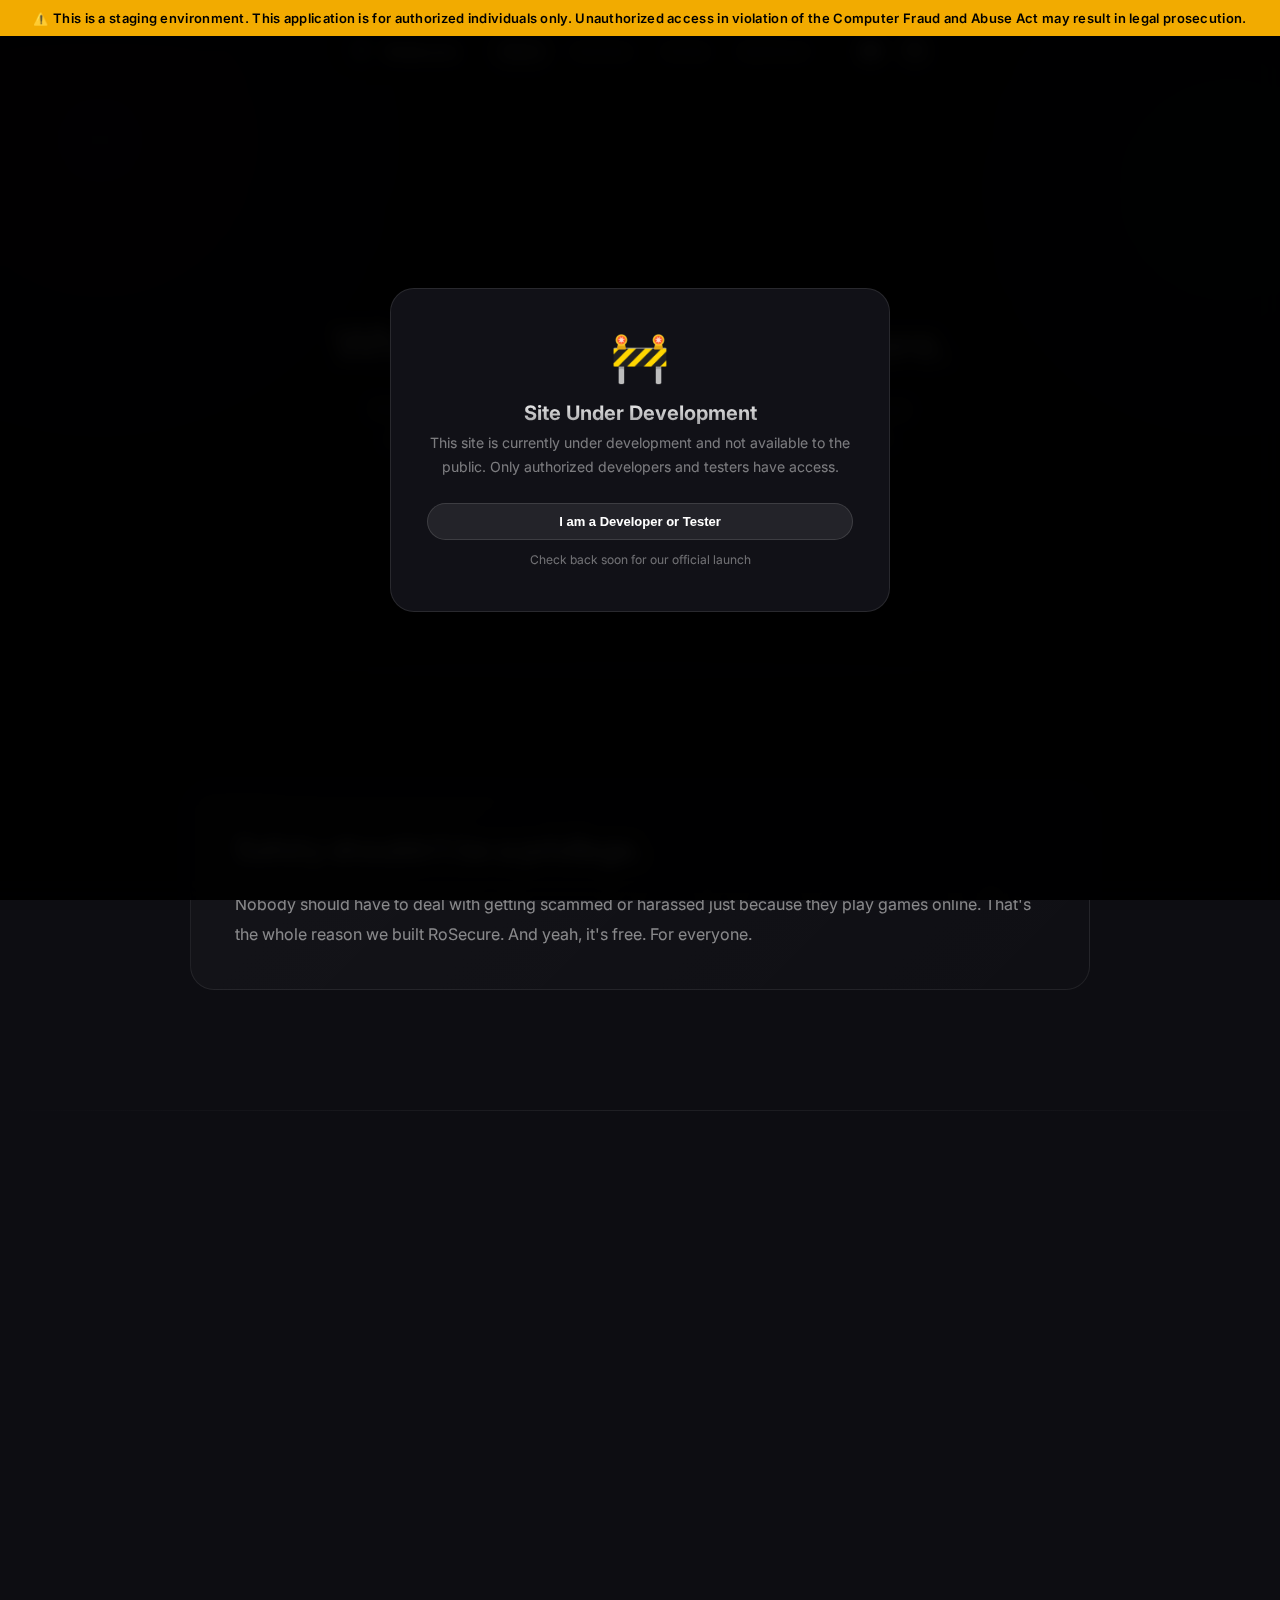
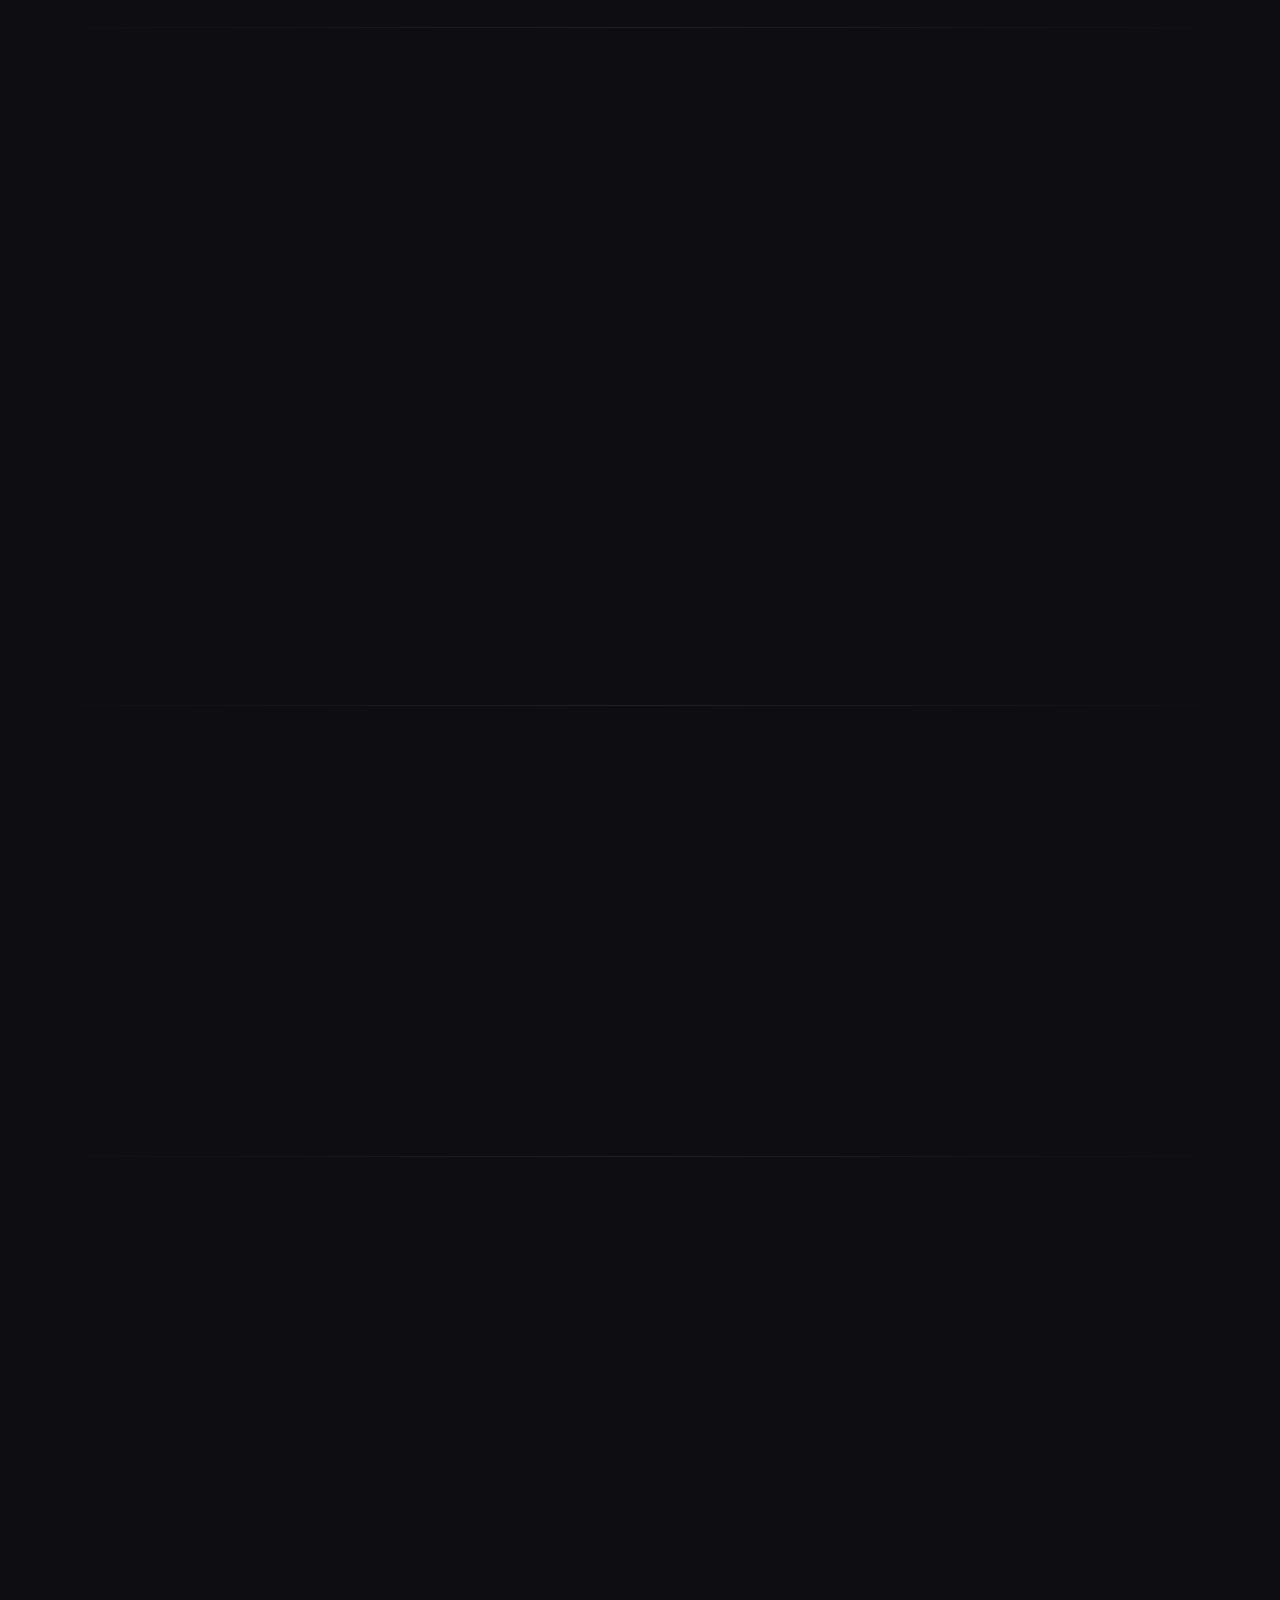
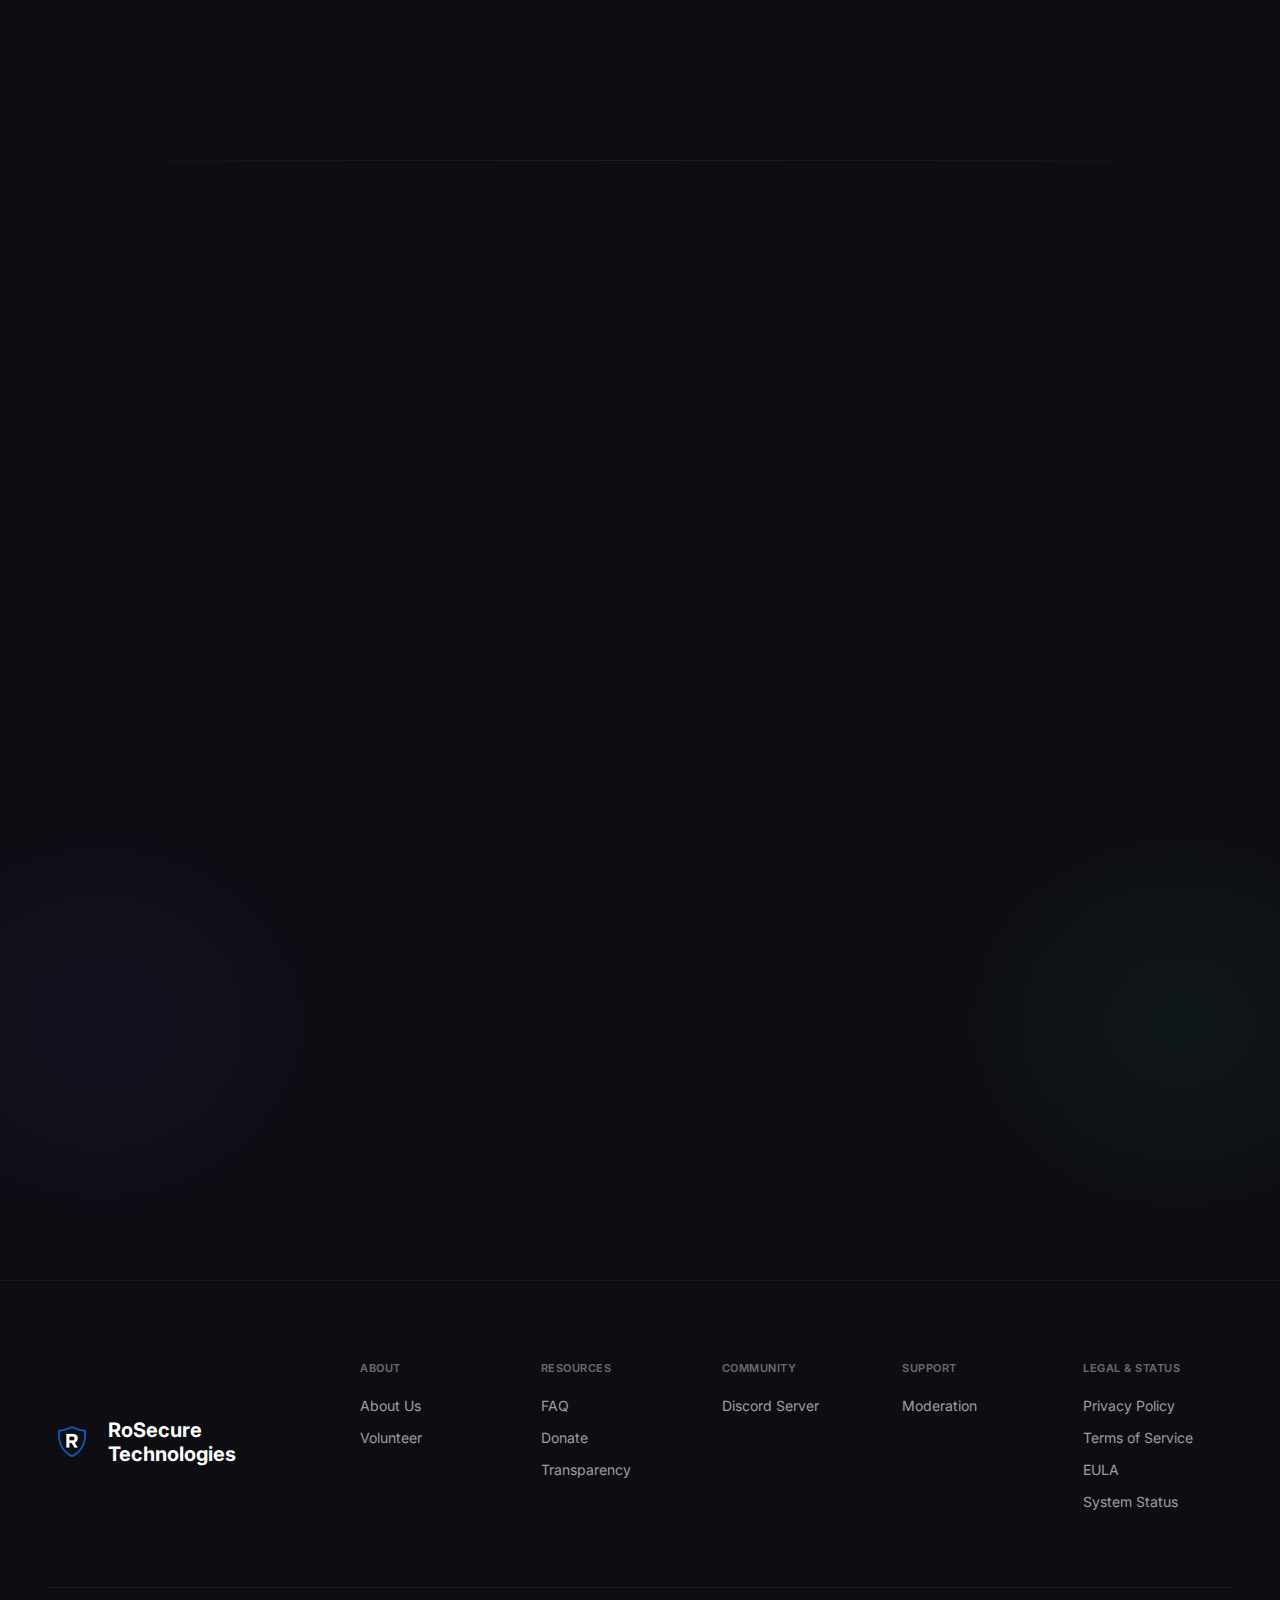
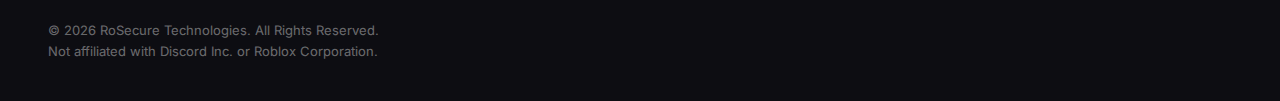
<file: about.html>
<!DOCTYPE html>
<html lang="en">
<head>
    <meta charset="UTF-8">
    <meta name="viewport" content="width=device-width, initial-scale=1.0">
    <meta name="description" content="Learn about RoSecure's mission to build a safer online community for Roblox and Discord users worldwide.">
    <meta name="theme-color" content="#1f4dff">
    <title>RoSecure - About Us</title>
    <link rel="icon" type="image/png" href="rosecurelogo.png">
    <link rel="preconnect" href="https://fonts.googleapis.com">
    <link rel="preconnect" href="https://fonts.gstatic.com" crossorigin>
    <link href="https://fonts.googleapis.com/css2?family=Inter:wght@300;400;500;600;700;800&display=swap" rel="stylesheet">
    <style>
        * { margin: 0; padding: 0; box-sizing: border-box; }
        body {
            font-family: 'Inter', -apple-system, BlinkMacSystemFont, sans-serif;
            background: #0d0d12;
            color: #fff;
            -webkit-font-smoothing: antialiased;
            overflow-x: hidden;
        }

        .header-wrapper {
            position: fixed;
            top: 20px;
            left: 50%;
            transform: translateX(-50%);
            z-index: 1000;
        }
        .header {
            display: flex;
            align-items: center;
            gap: 32px;
            padding: 12px 24px;
            background: rgba(10, 10, 15, 0.9);
            border: 1px solid rgba(255, 255, 255, 0.08);
            border-radius: 50px;
            backdrop-filter: blur(20px);
        }
        .logo { display: flex; align-items: center; gap: 10px; text-decoration: none; }
        .logo-img { width: 28px; height: 28px; border-radius: 6px; }
        .logo-text { font-size: 15px; font-weight: 600; color: #fff; }
        .nav { display: flex; gap: 4px; }
        .nav-link {
            padding: 8px 14px;
            color: rgba(255, 255, 255, 0.6);
            text-decoration: none;
            font-size: 13px;
            font-weight: 500;
            border-radius: 50px;
            transition: all 0.2s;
        }
        .nav-link:hover, .nav-link.active { color: #fff; background: rgba(255, 255, 255, 0.1); }
        .header-right { display: flex; align-items: center; gap: 8px; }
        .discord-btn {
            width: 36px; height: 36px;
            display: flex; align-items: center; justify-content: center;
            background: rgba(255, 255, 255, 0.05);
            border-radius: 50%;
            color: rgba(255, 255, 255, 0.7);
            transition: all 0.2s;
        }
        .discord-btn:hover { background: rgba(88, 101, 242, 0.2); color: #5865F2; }
        .github-btn {
            width: 36px; height: 36px;
            display: flex; align-items: center; justify-content: center;
            background: rgba(255, 255, 255, 0.05);
            border-radius: 50%;
            color: rgba(255, 255, 255, 0.7);
            transition: all 0.2s;
            text-decoration: none;
        }
        .github-btn:hover { background: rgba(255, 255, 255, 0.15); color: #fff; }

        .animate-on-scroll {
            opacity: 0;
            transition: all 1s cubic-bezier(0.16, 1, 0.3, 1);
            transform-style: preserve-3d;
            perspective: 1000px;
        }
        .animate-tilt-left {
            transform: perspective(1000px) rotateY(15deg) rotateX(5deg) translateX(-40px) scale(0.95);
            transform-origin: right center;
        }
        .animate-tilt-right {
            transform: perspective(1000px) rotateY(-15deg) rotateX(5deg) translateX(40px) scale(0.95);
            transform-origin: left center;
        }
        .animate-tilt-up {
            transform: perspective(1000px) rotateX(10deg) translateY(60px) scale(0.95);
            transform-origin: center bottom;
        }
        .animate-from-left { transform: translateX(-60px); }
        .animate-from-right { transform: translateX(60px); }
        .animate-from-bottom { transform: translateY(40px); }
        .animate-on-scroll.visible {
            opacity: 1;
            transform: perspective(1000px) rotateY(0deg) rotateX(0deg) translateX(0) translateY(0) scale(1);
        }
        .delay-1 { transition-delay: 0.1s; }
        .delay-2 { transition-delay: 0.2s; }
        .delay-3 { transition-delay: 0.3s; }

        .hero {
            min-height: 70vh;
            display: flex;
            flex-direction: column;
            align-items: center;
            justify-content: center;
            text-align: center;
            padding: 160px 32px 100px;
            position: relative;
            overflow: hidden;
        }
        .hero::before {
            content: '';
            position: absolute;
            top: -200px; left: -200px;
            width: 600px; height: 600px;
            background: radial-gradient(circle, rgba(100, 60, 180, 0.2) 0%, transparent 60%);
            filter: blur(80px);
            pointer-events: none;
        }
        .hero::after {
            content: '';
            position: absolute;
            top: -100px; right: -200px;
            width: 500px; height: 500px;
            background: radial-gradient(circle, rgba(60, 120, 180, 0.15) 0%, transparent 60%);
            filter: blur(80px);
            pointer-events: none;
        }
        .hero-content { position: relative; z-index: 1; }
        .hero-title {
            font-size: 44px;
            font-weight: 600;
            line-height: 1.2;
            letter-spacing: -1px;
            margin-bottom: 24px;
            max-width: 700px;
            background: linear-gradient(180deg, rgba(255, 255, 255, 0.95) 0%, rgba(255, 255, 255, 0.5) 100%);
            -webkit-background-clip: text;
            -webkit-text-fill-color: transparent;
            background-clip: text;
        }
        .hero-description {
            font-size: 16px;
            line-height: 1.8;
            color: rgba(255, 255, 255, 0.5);
            max-width: 550px;
            margin: 0 auto;
        }

        .content-section {
            padding: 120px 48px;
            position: relative;
        }
        .content-section::before {
            content: '';
            position: absolute;
            top: 0; left: 0; right: 0;
            height: 1px;
            background: linear-gradient(90deg, transparent, rgba(255, 255, 255, 0.08), transparent);
        }
        .content-container {
            max-width: 900px;
            margin: 0 auto;
        }
        .content-box {
            background: linear-gradient(135deg, rgba(255, 255, 255, 0.03) 0%, rgba(255, 255, 255, 0.01) 100%);
            border: 1px solid rgba(255, 255, 255, 0.08);
            border-radius: 24px;
            padding: 40px 44px;
            transition: all 0.3s ease;
        }
        .content-box:hover {
            background: linear-gradient(135deg, rgba(255, 255, 255, 0.05) 0%, rgba(255, 255, 255, 0.02) 100%);
            border-color: rgba(255, 255, 255, 0.12);
        }
        .content-title {
            font-size: 30px;
            font-weight: 600;
            letter-spacing: -0.5px;
            margin-bottom: 20px;
            line-height: 1.25;
            background: linear-gradient(180deg, rgba(255, 255, 255, 0.95) 0%, rgba(255, 255, 255, 0.7) 100%);
            -webkit-background-clip: text;
            -webkit-text-fill-color: transparent;
            background-clip: text;
        }
        .content-title .muted {
            background: linear-gradient(180deg, rgba(255, 255, 255, 0.5) 0%, rgba(255, 255, 255, 0.3) 100%);
            -webkit-background-clip: text;
            -webkit-text-fill-color: transparent;
            background-clip: text;
        }
        .content-text {
            font-size: 16px;
            color: rgba(255, 255, 255, 0.5);
            line-height: 1.9;
            margin-bottom: 16px;
        }
        .content-text:last-child { margin-bottom: 0; }

        .values-section {
            padding: 120px 48px;
            position: relative;
        }
        .values-section::before {
            content: '';
            position: absolute;
            top: 0; left: 0; right: 0;
            height: 1px;
            background: linear-gradient(90deg, transparent, rgba(255, 255, 255, 0.08), transparent);
        }
        .values-header { text-align: center; margin-bottom: 60px; }
        .values-title {
            font-size: 32px;
            font-weight: 600;
            letter-spacing: -0.5px;
            margin-bottom: 16px;
            background: linear-gradient(180deg, rgba(255, 255, 255, 0.95) 0%, rgba(255, 255, 255, 0.7) 100%);
            -webkit-background-clip: text;
            -webkit-text-fill-color: transparent;
            background-clip: text;
        }
        .values-title .muted {
            background: linear-gradient(180deg, rgba(255, 255, 255, 0.5) 0%, rgba(255, 255, 255, 0.3) 100%);
            -webkit-background-clip: text;
            -webkit-text-fill-color: transparent;
            background-clip: text;
        }
        .values-grid {
            display: grid;
            grid-template-columns: repeat(3, 1fr);
            gap: 20px;
            max-width: 1000px;
            margin: 0 auto;
        }
        .value-card {
            background: linear-gradient(135deg, rgba(255, 255, 255, 0.03) 0%, rgba(255, 255, 255, 0.01) 100%);
            border: 1px solid rgba(255, 255, 255, 0.08);
            border-radius: 20px;
            padding: 28px 24px;
            transition: all 0.3s ease;
        }
        .value-card:hover {
            background: linear-gradient(135deg, rgba(255, 255, 255, 0.05) 0%, rgba(255, 255, 255, 0.02) 100%);
            border-color: rgba(255, 255, 255, 0.12);
        }
        .value-card-title {
            font-size: 16px;
            font-weight: 600;
            margin-bottom: 10px;
            background: linear-gradient(180deg, rgba(255, 255, 255, 0.95) 0%, rgba(255, 255, 255, 0.7) 100%);
            -webkit-background-clip: text;
            -webkit-text-fill-color: transparent;
            background-clip: text;
        }
        .value-card-text { font-size: 14px; color: rgba(255, 255, 255, 0.5); line-height: 1.7; }

        .team-section {
            padding: 120px 48px;
            position: relative;
        }
        .team-section::before {
            content: '';
            position: absolute;
            top: 0; left: 0; right: 0;
            height: 1px;
            background: linear-gradient(90deg, transparent, rgba(255, 255, 255, 0.08), transparent);
        }
        .team-header { text-align: center; margin-bottom: 60px; }
        .team-title {
            font-size: 36px;
            font-weight: 600;
            letter-spacing: -1px;
            color: #fff;
        }
        .team-title .muted { color: #fff; }
        .team-grid {
            display: grid;
            grid-template-columns: repeat(2, 1fr);
            gap: 20px;
            max-width: 600px;
            margin: 0 auto;
        }
        .team-card {
            background: rgba(255, 255, 255, 0.02);
            border: 1px solid rgba(255, 255, 255, 0.06);
            border-radius: 20px;
            padding: 32px 24px;
            text-align: center;
        }
        .team-name {
            font-size: 18px;
            font-weight: 600;
            margin-bottom: 4px;
        }
        .team-role {
            font-size: 13px;
            color: rgba(255, 255, 255, 0.4);
            text-transform: uppercase;
            letter-spacing: 0.5px;
        }

        .partners-section {
            padding: 120px 48px;
            position: relative;
        }
        .partners-section::before {
            content: '';
            position: absolute;
            top: 0; left: 0; right: 0;
            height: 1px;
            background: linear-gradient(90deg, transparent, rgba(255, 255, 255, 0.08), transparent);
        }
        .partners-header { text-align: center; margin-bottom: 60px; }
        .partners-title {
            font-size: 36px;
            font-weight: 600;
            letter-spacing: -1px;
            color: #fff;
        }
        .partners-title .muted { color: #fff; }
        .partners-grid {
            display: grid;
            grid-template-columns: repeat(3, 1fr);
            gap: 20px;
            max-width: 900px;
            margin: 0 auto;
        }
        .partner-card {
            background: rgba(255, 255, 255, 0.02);
            border: 1px solid rgba(255, 255, 255, 0.06);
            border-radius: 20px;
            padding: 40px 24px;
            text-align: center;
        }
        .partner-name {
            font-size: 18px;
            font-weight: 600;
            margin-bottom: 12px;
        }
        .partner-discord {
            display: inline-flex;
            align-items: center;
            gap: 6px;
            padding: 8px 16px;
            background: rgba(88, 101, 242, 0.1);
            border: 1px solid rgba(88, 101, 242, 0.2);
            border-radius: 50px;
            color: #5865F2;
            font-size: 13px;
            font-weight: 500;
            text-decoration: none;
            transition: all 0.2s;
        }
        .partner-discord:hover {
            background: rgba(88, 101, 242, 0.2);
            border-color: rgba(88, 101, 242, 0.4);
        }
        .partner-discord svg {
            width: 16px;
            height: 16px;
        }
        .partner-description {
            font-size: 14px;
            color: rgba(255, 255, 255, 0.45);
            line-height: 1.7;
            margin-bottom: 16px;
        }

        .founder-section {
            padding: 120px 48px;
            position: relative;
        }
        .founder-section::before {
            content: '';
            position: absolute;
            top: 0; left: 0; right: 0;
            height: 1px;
            background: linear-gradient(90deg, transparent, rgba(255, 255, 255, 0.08), transparent);
        }
        .founder-container {
            max-width: 900px;
            margin: 0 auto;
        }
        .founder-box {
            background: rgba(255, 255, 255, 0.02);
            border: 1px solid rgba(255, 255, 255, 0.06);
            border-radius: 20px;
            padding: 48px;
        }
        .founder-text {
            font-size: 16px;
            color: rgba(255, 255, 255, 0.5);
            line-height: 1.9;
            margin-bottom: 20px;
        }
        .founder-text:last-of-type { margin-bottom: 32px; }
        .founder-signature { font-size: 14px; color: rgba(255, 255, 255, 0.4); }
        .founder-name { color: #fff; font-weight: 600; }

        .cta-section {
            padding: 160px 48px;
            text-align: center;
            position: relative;
            overflow: hidden;
        }
        .cta-section::before {
            content: '';
            position: absolute;
            top: 0; left: -200px;
            width: 600px; height: 100%;
            background: radial-gradient(ellipse at center, rgba(100, 60, 180, 0.12) 0%, transparent 60%);
            filter: blur(60px);
            pointer-events: none;
        }
        .cta-section::after {
            content: '';
            position: absolute;
            top: 0; right: -200px;
            width: 600px; height: 100%;
            background: radial-gradient(ellipse at center, rgba(60, 180, 150, 0.08) 0%, transparent 60%);
            filter: blur(60px);
            pointer-events: none;
        }
        .cta-content { position: relative; z-index: 1; }
        .cta-title {
            font-size: 48px;
            font-weight: 600;
            letter-spacing: -1.5px;
            margin-bottom: 20px;
        }
        .cta-subtitle {
            font-size: 18px;
            color: rgba(255, 255, 255, 0.5);
            margin-bottom: 48px;
        }
        .cta-buttons { display: flex; gap: 16px; justify-content: center; }
        .btn-primary {
            padding: 14px 28px;
            background: #fff;
            border: 1px solid #fff;
            border-radius: 50px;
            color: #0d0d12;
            font-size: 14px;
            font-weight: 600;
            text-decoration: none;
            transition: all 0.3s;
        }
        .btn-primary:hover { background: rgba(255, 255, 255, 0.85); }
        .btn-secondary {
            padding: 14px 28px;
            background: transparent;
            border: 1px solid rgba(255, 255, 255, 0.3);
            border-radius: 50px;
            color: #fff;
            font-size: 14px;
            font-weight: 500;
            text-decoration: none;
            transition: all 0.3s;
        }
        .btn-secondary:hover { background: rgba(255, 255, 255, 0.1); border-color: rgba(255, 255, 255, 0.5); }

        .footer {
            padding: 80px 48px 40px;
            border-top: 1px solid rgba(255, 255, 255, 0.06);
        }
        .footer-container { max-width: 1200px; margin: 0 auto; }
        .footer-main {
            display: grid;
            grid-template-columns: 280px repeat(5, 1fr);
            gap: 32px;
            margin-bottom: 64px;
        }
        .footer-brand { display: flex; align-items: center; gap: 12px; }
        .footer-brand img { width: 48px; height: 48px; border-radius: 10px; }
        .footer-brand-text { font-size: 20px; font-weight: 700; }
        .footer-column h4 {
            font-size: 11px;
            font-weight: 600;
            color: rgba(255, 255, 255, 0.4);
            text-transform: uppercase;
            letter-spacing: 0.5px;
            margin-bottom: 20px;
        }
        .footer-column ul { list-style: none; }
        .footer-column li { margin-bottom: 12px; }
        .footer-column a {
            color: rgba(255, 255, 255, 0.6);
            text-decoration: none;
            font-size: 14px;
            transition: color 0.2s;
        }
        .footer-column a:hover { color: #fff; }
        .footer-bottom {
            display: flex;
            justify-content: space-between;
            align-items: center;
            padding-top: 32px;
            border-top: 1px solid rgba(255, 255, 255, 0.06);
        }
        .footer-copyright {
            font-size: 13px;
            color: rgba(255, 255, 255, 0.4);
            max-width: 500px;
            line-height: 1.6;
        }
        .footer-tagline { font-size: 13px; color: rgba(255, 255, 255, 0.4); }

        .mobile-menu-btn {
            display: none;
            width: 36px; height: 36px;
            background: rgba(255, 255, 255, 0.05);
            border: 1px solid rgba(255, 255, 255, 0.1);
            border-radius: 10px;
            cursor: pointer;
            align-items: center;
            justify-content: center;
            padding: 0;
            color: rgba(255, 255, 255, 0.7);
            transition: all 0.2s;
        }
        .mobile-menu-btn:hover { background: rgba(255, 255, 255, 0.1); color: #fff; }
        .mobile-menu-btn svg { width: 18px; height: 18px; }

        .mobile-nav {
            display: none;
            position: fixed;
            top: 80px;
            left: 50%;
            transform: translateX(-50%);
            width: 90%;
            max-width: 400px;
            background: rgba(10, 10, 15, 0.95);
            border: 1px solid rgba(255, 255, 255, 0.08);
            border-radius: 20px;
            backdrop-filter: blur(20px);
            padding: 16px;
            z-index: 999;
            flex-direction: column;
            gap: 4px;
        }
        .mobile-nav.open { display: flex; }
        .mobile-nav a {
            padding: 14px 18px;
            color: rgba(255, 255, 255, 0.7);
            text-decoration: none;
            font-size: 15px;
            font-weight: 500;
            border-radius: 12px;
            transition: all 0.2s;
        }
        .mobile-nav a:hover, .mobile-nav a.active { color: #fff; background: rgba(255, 255, 255, 0.08); }

        @media (max-width: 1024px) {
            .values-grid { grid-template-columns: repeat(2, 1fr); }
            .partners-grid { grid-template-columns: repeat(2, 1fr); }
            .footer-main { grid-template-columns: repeat(3, 1fr); }
        }
        @media (max-width: 768px) {
            .mobile-menu-btn { display: flex; }
            .header-wrapper { width: 95%; }
            .header { gap: 16px; padding: 10px 16px; }
            .nav { display: none; }
            .hero { padding: 140px 20px 80px; }
            .hero-title { font-size: 36px; }
            .content-section, .values-section, .team-section, .partners-section, .founder-section { padding: 80px 20px; }
            .content-box, .founder-box { padding: 32px 24px; }
            .content-title { font-size: 28px; }
            .values-title, .team-title, .partners-title { font-size: 28px; }
            .values-grid, .partners-grid { grid-template-columns: 1fr; }
            .team-grid { grid-template-columns: 1fr; }
            .cta-section { padding: 100px 20px; }
            .cta-title { font-size: 32px; }
            .cta-buttons { flex-direction: column; width: 100%; }
            .btn-primary, .btn-secondary { width: 100%; text-align: center; }
            .footer { padding: 60px 20px 30px; }
            .footer-main { grid-template-columns: 1fr; gap: 32px; }
            .footer-bottom { flex-direction: column; gap: 16px; text-align: center; }
            .animate-from-left, .animate-from-right { transform: translateY(40px); }
            .content-box { text-align: center; }
            .content-text { text-align: center; }
            .value-card { text-align: center; }
            .founder-box { text-align: center; }
            .founder-text { text-align: center; }
        }

        .modal-overlay {
            display: none;
            position: fixed;
            top: 0; left: 0; right: 0; bottom: 0;
            background: rgba(0, 0, 0, 0.6);
            backdrop-filter: blur(8px);
            z-index: 2000;
            align-items: center;
            justify-content: center;
        }
        .modal-overlay.open { display: flex; }
        .modal {
            text-align: center;
            max-width: 400px;
            width: 90%;
            padding: 44px 36px;
            background: rgba(18, 18, 24, 0.95);
            border: 1px solid rgba(255, 255, 255, 0.1);
            border-radius: 24px;
            animation: modalIn 0.3s cubic-bezier(0.16, 1, 0.3, 1);
        }
        @keyframes modalIn {
            from { opacity: 0; transform: scale(0.95) translateY(10px); }
            to { opacity: 1; transform: scale(1) translateY(0); }
        }
        .modal-icon { font-size: 48px; margin-bottom: 20px; line-height: 1; }
        .modal-title {
            font-size: 20px; font-weight: 700; margin-bottom: 6px;
            background: linear-gradient(180deg, rgba(255,255,255,0.95) 0%, rgba(255,255,255,0.6) 100%);
            -webkit-background-clip: text; -webkit-text-fill-color: transparent; background-clip: text;
        }
        .modal-text { font-size: 14px; color: rgba(255,255,255,0.45); line-height: 1.7; margin-bottom: 24px; }
        .modal-close {
            padding: 10px 24px; background: rgba(255,255,255,0.08); border: 1px solid rgba(255,255,255,0.12);
            border-radius: 50px; color: #fff; font-size: 13px; font-weight: 600; cursor: pointer; transition: all 0.2s;
        }
        .modal-close:hover { background: rgba(255,255,255,0.15); }
    </style>
</head>
<body>
    <div class="header-wrapper">
        <header class="header">
            <a href="index.html" class="logo">
                <img src="rosecurelogo.png" alt="RoSecure" class="logo-img">
                <span class="logo-text">RoSecure</span>
            </a>
            <nav class="nav">
                <a href="about.html" class="nav-link active">About</a>
                <a href="volunteer.html" class="nav-link">Volunteer</a>
                <a href="donate.html" class="nav-link">Donate</a>
                <a href="#" class="nav-link" onclick="event.preventDefault();document.getElementById('constructionModal').classList.add('open')">Dashboard</a>
            </nav>
            <div class="header-right">
                <a href="https://discord.gg/mbXQCEJS58" target="_blank" rel="noopener noreferrer" class="discord-btn">
                    <svg xmlns="http://www.w3.org/2000/svg" width="20" height="20" viewBox="0 0 24 24" fill="currentColor"><path d="M20.317 4.37a19.791 19.791 0 0 0-4.885-1.515.074.074 0 0 0-.079.037c-.21.375-.444.864-.608 1.25a18.27 18.27 0 0 0-5.487 0 12.64 12.64 0 0 0-.617-1.25.077.077 0 0 0-.079-.037A19.736 19.736 0 0 0 3.677 4.37a.07.07 0 0 0-.032.027C.533 9.046-.32 13.58.099 18.057a.082.082 0 0 0 .031.057 19.9 19.9 0 0 0 5.993 3.03.078.078 0 0 0 .084-.028 14.09 14.09 0 0 0 1.226-1.994.076.076 0 0 0-.041-.106 13.107 13.107 0 0 1-1.872-.892.077.077 0 0 1-.008-.128 10.2 10.2 0 0 0 .372-.292.074.074 0 0 1 .077-.01c3.928 1.793 8.18 1.793 12.062 0a.074.074 0 0 1 .078.01c.12.098.246.198.373.292a.077.077 0 0 1-.006.127 12.299 12.299 0 0 1-1.873.892.077.077 0 0 0-.041.107c.36.698.772 1.362 1.225 1.993a.076.076 0 0 0 .084.028 19.839 19.839 0 0 0 6.002-3.03.077.077 0 0 0 .032-.054c.5-5.177-.838-9.674-3.549-13.66a.061.061 0 0 0-.031-.03zM8.02 15.33c-1.183 0-2.157-1.085-2.157-2.419 0-1.333.956-2.419 2.157-2.419 1.21 0 2.176 1.096 2.157 2.42 0 1.333-.956 2.418-2.157 2.418zm7.975 0c-1.183 0-2.157-1.085-2.157-2.419 0-1.333.956-2.419 2.157-2.419 1.21 0 2.176 1.096 2.157 2.42 0 1.333-.947 2.418-2.157 2.418z"/></svg>
                </a>
                <a href="https://github.com/mrarch0" target="_blank" rel="noopener noreferrer" class="github-btn" aria-label="GitHub">
                    <svg xmlns="http://www.w3.org/2000/svg" width="20" height="20" viewBox="0 0 24 24" fill="currentColor"><path d="M12 0c-6.626 0-12 5.373-12 12 0 5.302 3.438 9.8 8.207 11.387.599.111.793-.261.793-.577v-2.234c-3.338.726-4.033-1.416-4.033-1.416-.546-1.387-1.333-1.756-1.333-1.756-1.089-.745.083-.729.083-.729 1.205.084 1.839 1.237 1.839 1.237 1.07 1.834 2.807 1.304 3.492.997.107-.775.418-1.305.762-1.604-2.665-.305-5.467-1.334-5.467-5.931 0-1.311.469-2.381 1.236-3.221-.124-.303-.535-1.524.117-3.176 0 0 1.008-.322 3.301 1.23.957-.266 1.983-.399 3.003-.404 1.02.005 2.047.138 3.006.404 2.291-1.552 3.297-1.23 3.297-1.23.653 1.653.242 2.874.118 3.176.77.84 1.235 1.911 1.235 3.221 0 4.609-2.807 5.624-5.479 5.921.43.372.823 1.102.823 2.222v3.293c0 .319.192.694.801.576 4.765-1.589 8.199-6.086 8.199-11.386 0-6.627-5.373-12-12-12z"/></svg>
                </a>
                <button class="mobile-menu-btn" onclick="document.getElementById('mobileNav').classList.toggle('open')" aria-label="Menu">
                    <svg viewBox="0 0 24 24" fill="none" stroke="currentColor" stroke-width="2"><line x1="3" y1="6" x2="21" y2="6"/><line x1="3" y1="12" x2="21" y2="12"/><line x1="3" y1="18" x2="21" y2="18"/></svg>
                </button>
            </div>
        </header>
    </div>

    <nav class="mobile-nav" id="mobileNav">
        <a href="about.html" class="active">About</a>
        <a href="volunteer.html">Volunteer</a>
        <a href="donate.html">Donate</a>
        <a href="#" onclick="event.preventDefault();document.getElementById('constructionModal').classList.add('open')">Dashboard</a>
        <a href="https://discord.gg/mbXQCEJS58" target="_blank" rel="noopener noreferrer">Discord</a>
        <a href="https://github.com/mrarch0" target="_blank" rel="noopener noreferrer">GitHub</a>
    </nav>

    <section class="hero">
        <div class="hero-content">
            <h1 class="hero-title">Who we are and why we're here.</h1>
            <p class="hero-description">
                RoSecure started because we were tired of seeing people get scammed and harassed in gaming communities. So we did something about it.
            </p>
        </div>
    </section>

    <section class="content-section">
        <div class="content-container animate-on-scroll animate-tilt-left">
            <div class="content-box">
                <h2 class="content-title">Safety shouldn't be <span class="muted">a privilege.</span></h2>
                <p class="content-text">
                    Nobody should have to deal with getting scammed or harassed just because they play games online. That's the whole reason we built RoSecure. And yeah, it's free. For everyone.
                </p>
            </div>
        </div>
    </section>

    <section class="content-section">
        <div class="content-container animate-on-scroll animate-tilt-right">
            <div class="content-box">
                <h2 class="content-title">Where it all <span class="muted">started.</span></h2>
                <p class="content-text">
                    It honestly started pretty small. A couple of us kept seeing friends get scammed in Roblox and Discord servers, and we got sick of it. We started looking out for each other, and it kind of snowballed from there.
                </p>
                <p class="content-text">
                    Now it's a real thing. We're gamers who got fed up and decided to actually fix the problem instead of just complaining about it.
                </p>
            </div>
        </div>
    </section>

    <section class="values-section">
        <div class="values-header animate-on-scroll animate-from-bottom">
            <h2 class="values-title">What we <span class="muted">stand for.</span></h2>
        </div>
        <div class="values-grid">
            <div class="value-card animate-on-scroll animate-from-bottom delay-1">
                <h3 class="value-card-title">Community First</h3>
                <p class="value-card-text">The community always comes first. Every choice we make starts with "does this keep people safe?"</p>
            </div>
            <div class="value-card animate-on-scroll animate-from-bottom delay-2">
                <h3 class="value-card-title">Transparency</h3>
                <p class="value-card-text">We don't hide how things work. If we flag someone, there's a reason, and you can see why.</p>
            </div>
            <div class="value-card animate-on-scroll animate-from-bottom delay-3">
                <h3 class="value-card-title">Innovation</h3>
                <p class="value-card-text">Scammers get smarter, so we have to be smarter. We're always updating how we catch them.</p>
            </div>
            <div class="value-card animate-on-scroll animate-from-bottom delay-1">
                <h3 class="value-card-title">Integrity</h3>
                <p class="value-card-text">We do things the right way. No shady stuff, no cutting corners. If we mess up, we own it.</p>
            </div>
            <div class="value-card animate-on-scroll animate-from-bottom delay-2">
                <h3 class="value-card-title">Privacy</h3>
                <p class="value-card-text">We only grab the data we actually need. Nothing extra, and we're careful with all of it.</p>
            </div>
            <div class="value-card animate-on-scroll animate-from-bottom delay-3">
                <h3 class="value-card-title">Accessibility</h3>
                <p class="value-card-text">Doesn't matter how big or small your server is. You get the same protection as everyone else.</p>
            </div>
        </div>
    </section>

    <section class="team-section">
        <div class="team-header animate-on-scroll animate-from-bottom">
            <h2 class="team-title">Meet the <span class="muted">team.</span></h2>
        </div>
        <div class="team-grid">
            <div class="team-card animate-on-scroll animate-from-bottom delay-1">
                <h3 class="team-name">MrArch</h3>
                <p class="team-role">Founder & Lead Developer</p>
            </div>
            <div class="team-card animate-on-scroll animate-from-bottom delay-2">
                <h3 class="team-name">Community Team</h3>
                <p class="team-role">Moderation & Support</p>
            </div>
        </div>
    </section>

    <section class="partners-section">
        <div class="partners-header animate-on-scroll animate-from-bottom">
            <h2 class="partners-title">Our <span class="muted">partners.</span></h2>
        </div>
        <div class="partners-grid">
            <div class="partner-card animate-on-scroll animate-from-bottom delay-1">
                <h3 class="partner-name">BloxKIT</h3>
                <p class="partner-description">A powerful toolkit for Roblox developers and community managers to build safer experiences.</p>
                <a href="https://discord.gg/QWSZd9c2sk" target="_blank" rel="noopener noreferrer" class="partner-discord">
                    <svg xmlns="http://www.w3.org/2000/svg" viewBox="0 0 24 24" fill="currentColor"><path d="M20.317 4.37a19.791 19.791 0 0 0-4.885-1.515.074.074 0 0 0-.079.037c-.21.375-.444.864-.608 1.25a18.27 18.27 0 0 0-5.487 0 12.64 12.64 0 0 0-.617-1.25.077.077 0 0 0-.079-.037A19.736 19.736 0 0 0 3.677 4.37a.07.07 0 0 0-.032.027C.533 9.046-.32 13.58.099 18.057a.082.082 0 0 0 .031.057 19.9 19.9 0 0 0 5.993 3.03.078.078 0 0 0 .084-.028c.462-.63.874-1.295 1.226-1.994a.076.076 0 0 0-.041-.106 13.107 13.107 0 0 1-1.872-.892.077.077 0 0 1-.008-.128c.126-.094.252-.192.372-.292a.074.074 0 0 1 .077-.01c3.928 1.793 8.18 1.793 12.062 0a.074.074 0 0 1 .078.01c.12.098.246.198.373.292a.077.077 0 0 1-.006.127 12.299 12.299 0 0 1-1.873.892.077.077 0 0 0-.041.107c.36.698.772 1.362 1.225 1.993a.076.076 0 0 0 .084.028 19.839 19.839 0 0 0 6.002-3.03.077.077 0 0 0 .032-.054c.5-5.177-.838-9.674-3.549-13.66a.061.061 0 0 0-.031-.03z"/></svg>
                    Join Discord
                </a>
            </div>
            <div class="partner-card animate-on-scroll animate-from-bottom delay-2">
                <h3 class="partner-name">BloxDefender</h3>
                <p class="partner-description">Community defense and moderation tools built to protect Roblox servers from threats.</p>
                <a href="https://discord.gg/CC4JUEBPtK" target="_blank" rel="noopener noreferrer" class="partner-discord">
                    <svg xmlns="http://www.w3.org/2000/svg" viewBox="0 0 24 24" fill="currentColor"><path d="M20.317 4.37a19.791 19.791 0 0 0-4.885-1.515.074.074 0 0 0-.079.037c-.21.375-.444.864-.608 1.25a18.27 18.27 0 0 0-5.487 0 12.64 12.64 0 0 0-.617-1.25.077.077 0 0 0-.079-.037A19.736 19.736 0 0 0 3.677 4.37a.07.07 0 0 0-.032.027C.533 9.046-.32 13.58.099 18.057a.082.082 0 0 0 .031.057 19.9 19.9 0 0 0 5.993 3.03.078.078 0 0 0 .084-.028c.462-.63.874-1.295 1.226-1.994a.076.076 0 0 0-.041-.106 13.107 13.107 0 0 1-1.872-.892.077.077 0 0 1-.008-.128c.126-.094.252-.192.372-.292a.074.074 0 0 1 .077-.01c3.928 1.793 8.18 1.793 12.062 0a.074.074 0 0 1 .078.01c.12.098.246.198.373.292a.077.077 0 0 1-.006.127 12.299 12.299 0 0 1-1.873.892.077.077 0 0 0-.041.107c.36.698.772 1.362 1.225 1.993a.076.076 0 0 0 .084.028 19.839 19.839 0 0 0 6.002-3.03.077.077 0 0 0 .032-.054c.5-5.177-.838-9.674-3.549-13.66a.061.061 0 0 0-.031-.03z"/></svg>
                    Join Discord
                </a>
            </div>
            <div class="partner-card animate-on-scroll animate-from-bottom delay-3">
                <h3 class="partner-name">The Goober Project</h3>
                <p class="partner-description">A community-driven initiative focused on keeping gaming spaces fun, fair, and scam-free.</p>
                <a href="https://discord.gg/s7WMU2GWMF" target="_blank" rel="noopener noreferrer" class="partner-discord">
                    <svg xmlns="http://www.w3.org/2000/svg" viewBox="0 0 24 24" fill="currentColor"><path d="M20.317 4.37a19.791 19.791 0 0 0-4.885-1.515.074.074 0 0 0-.079.037c-.21.375-.444.864-.608 1.25a18.27 18.27 0 0 0-5.487 0 12.64 12.64 0 0 0-.617-1.25.077.077 0 0 0-.079-.037A19.736 19.736 0 0 0 3.677 4.37a.07.07 0 0 0-.032.027C.533 9.046-.32 13.58.099 18.057a.082.082 0 0 0 .031.057 19.9 19.9 0 0 0 5.993 3.03.078.078 0 0 0 .084-.028c.462-.63.874-1.295 1.226-1.994a.076.076 0 0 0-.041-.106 13.107 13.107 0 0 1-1.872-.892.077.077 0 0 1-.008-.128c.126-.094.252-.192.372-.292a.074.074 0 0 1 .077-.01c3.928 1.793 8.18 1.793 12.062 0a.074.074 0 0 1 .078.01c.12.098.246.198.373.292a.077.077 0 0 1-.006.127 12.299 12.299 0 0 1-1.873.892.077.077 0 0 0-.041.107c.36.698.772 1.362 1.225 1.993a.076.076 0 0 0 .084.028 19.839 19.839 0 0 0 6.002-3.03.077.077 0 0 0 .032-.054c.5-5.177-.838-9.674-3.549-13.66a.061.061 0 0 0-.031-.03z"/></svg>
                    Join Discord
                </a>
            </div>
        </div>
    </section>

    <section class="founder-section">
        <div class="founder-container animate-on-scroll animate-tilt-left">
            <div class="founder-box">
                <h2 class="content-title">A message from <span class="muted">the founder.</span></h2>
                <p class="founder-text">
                    When I started RoSecure, it wasn't supposed to be this big. I just wanted to help a few friends stay safe while playing games online. But the more I dug into it, the more I realized how many people were dealing with the same problems — scams, harassment, and nobody doing anything about it.
                </p>
                <p class="founder-text">
                    So here we are. A real project with real partners and a real community behind it. We're not perfect, but we show up every day trying to make things better. That's what matters.
                </p>
                <p class="founder-signature">
                    — <span class="founder-name">MrArch</span>, Founder of RoSecure
                </p>
            </div>
        </div>
    </section>

    <section class="cta-section">
        <div class="cta-content animate-on-scroll animate-tilt-up">
            <h2 class="cta-title">Join our mission.</h2>
            <p class="cta-subtitle">Want to be part of something bigger? Help protect communities worldwide.</p>
            <div class="cta-buttons">
                <a href="volunteer.html" class="btn-primary">Apply to Volunteer</a>
                <a href="https://discord.gg/mbXQCEJS58" target="_blank" rel="noopener noreferrer" class="btn-secondary">Join Discord</a>
            </div>
        </div>
    </section>

    <footer class="footer">
        <div class="footer-container">
            <div class="footer-main">
                <div class="footer-brand">
                    <img src="rosecurelogo.png" alt="RoSecure">
                    <span class="footer-brand-text">RoSecure Technologies</span>
                </div>
                <div class="footer-column">
                    <h4>About</h4>
                    <ul>
                        <li><a href="about.html">About Us</a></li>
                        <li><a href="volunteer.html">Volunteer</a></li>
                    </ul>
                </div>
                <div class="footer-column">
                    <h4>Resources</h4>
                    <ul>
                        <li><a href="faq.html">FAQ</a></li>
                        <li><a href="donate.html">Donate</a></li>
                        <li><a href="transparency.html">Transparency</a></li>
                    </ul>
                </div>
                <div class="footer-column">
                    <h4>Community</h4>
                    <ul>
                        <li><a href="https://discord.gg/mbXQCEJS58" target="_blank" rel="noopener noreferrer">Discord Server</a></li>
                    </ul>
                </div>
                <div class="footer-column">
                    <h4>Support</h4>
                    <ul>
                        <li><a href="moderation.html">Moderation</a></li>
                    </ul>
                </div>
                <div class="footer-column">
                    <h4>Legal & Status</h4>
                    <ul>
                        <li><a href="privacy.html">Privacy Policy</a></li>
                        <li><a href="terms.html">Terms of Service</a></li>
                        <li><a href="eula.html">EULA</a></li>
                        <li><a href="https://rosecurestatus.betteruptime.com/" target="_blank" rel="noopener noreferrer">System Status</a></li>
                    </ul>
                </div>
            </div>
            <div class="footer-bottom">
                <p class="footer-copyright">
                    &copy; 2026 RoSecure Technologies. All Rights Reserved.<br>
                    Not affiliated with Discord Inc. or Roblox Corporation.
                </p>
            </div>
        </div>
    </footer>

    <script>
        const observerOptions = {
            root: null,
            rootMargin: '0px',
            threshold: 0.15
        };

        const observer = new IntersectionObserver((entries) => {
            entries.forEach(entry => {
                if (entry.isIntersecting) {
                    entry.target.classList.add('visible');
                }
            });
        }, observerOptions);

        document.querySelectorAll('.animate-on-scroll').forEach(el => {
            observer.observe(el);
        });
    </script>

    <div class="modal-overlay" id="constructionModal" onclick="if(event.target===this)this.classList.remove('open')">
        <div class="modal">
            <div class="modal-icon">🚧</div>
            <h2 class="modal-title">This page is still under construction!</h2>
            <p class="modal-text">We apologize for any inconvenience. The dashboard is currently being built and will be available soon.</p>
            <button class="modal-close" onclick="document.getElementById('constructionModal').classList.remove('open')">Got it</button>
        </div>
    </div>

    <script type="text/javascript">
    var Tawk_API=Tawk_API||{}, Tawk_LoadStart=new Date();
    (function(){
    var s1=document.createElement("script"),s0=document.getElementsByTagName("script")[0];
    s1.async=true;
    s1.src='https://embed.tawk.to/6969a0e8a0ad53197e361dd5/1jf29p49d';
    s1.charset='UTF-8';
    s1.setAttribute('crossorigin','*');
    s0.parentNode.insertBefore(s1,s0);
    })();
    </script>
    <div class="modal-overlay" id="maintenanceMode" style="display: none; background: rgba(0, 0, 0, 0.95);">
        <div class="modal" style="max-width: 500px;">
            <div class="modal-icon">🚧</div>
            <h2 class="modal-title">Site Under Development</h2>
            <p class="modal-text">
                This site is currently under development and not available to the public. Only authorized developers and testers have access.
            </p>
            <button class="modal-close" onclick="window.location.href='https://staging.rosecure.org'" style="width: 100%; margin-bottom: 12px;">I am a Developer or Tester</button>
            <p style="font-size: 12px; color: rgba(255, 255, 255, 0.4); text-align: center;">Check back soon for our official launch</p>
        </div>
    </div>
    <div id="stagingBanner" style="display: none; position: fixed; top: 0; left: 0; right: 0; z-index: 9999; background: rgba(255, 180, 0, 0.95); color: #000; text-align: center; padding: 10px 20px; font-size: 13px; font-weight: 600; letter-spacing: 0.3px;">
        &#9888;&#65039; This is a staging environment. This application is for authorized individuals only. Unauthorized access in violation of the Computer Fraud and Abuse Act may result in legal prosecution.
    </div>
    <script>
        if (window.location.hostname === 'rosecure.org' || window.location.hostname === 'www.rosecure.org' || (!window.location.hostname.includes('staging') && !window.location.hostname.includes('localhost'))) {
            document.getElementById('maintenanceMode').style.display = 'flex';
            document.body.style.overflow = 'hidden';
        }
        if (window.location.hostname.includes('staging') || window.location.hostname.includes('localhost') || window.location.hostname === '127.0.0.1') {
            document.getElementById('stagingBanner').style.display = 'block';
            document.body.style.paddingTop = '40px';
        }
    </script>
</body>
</html>
</file>
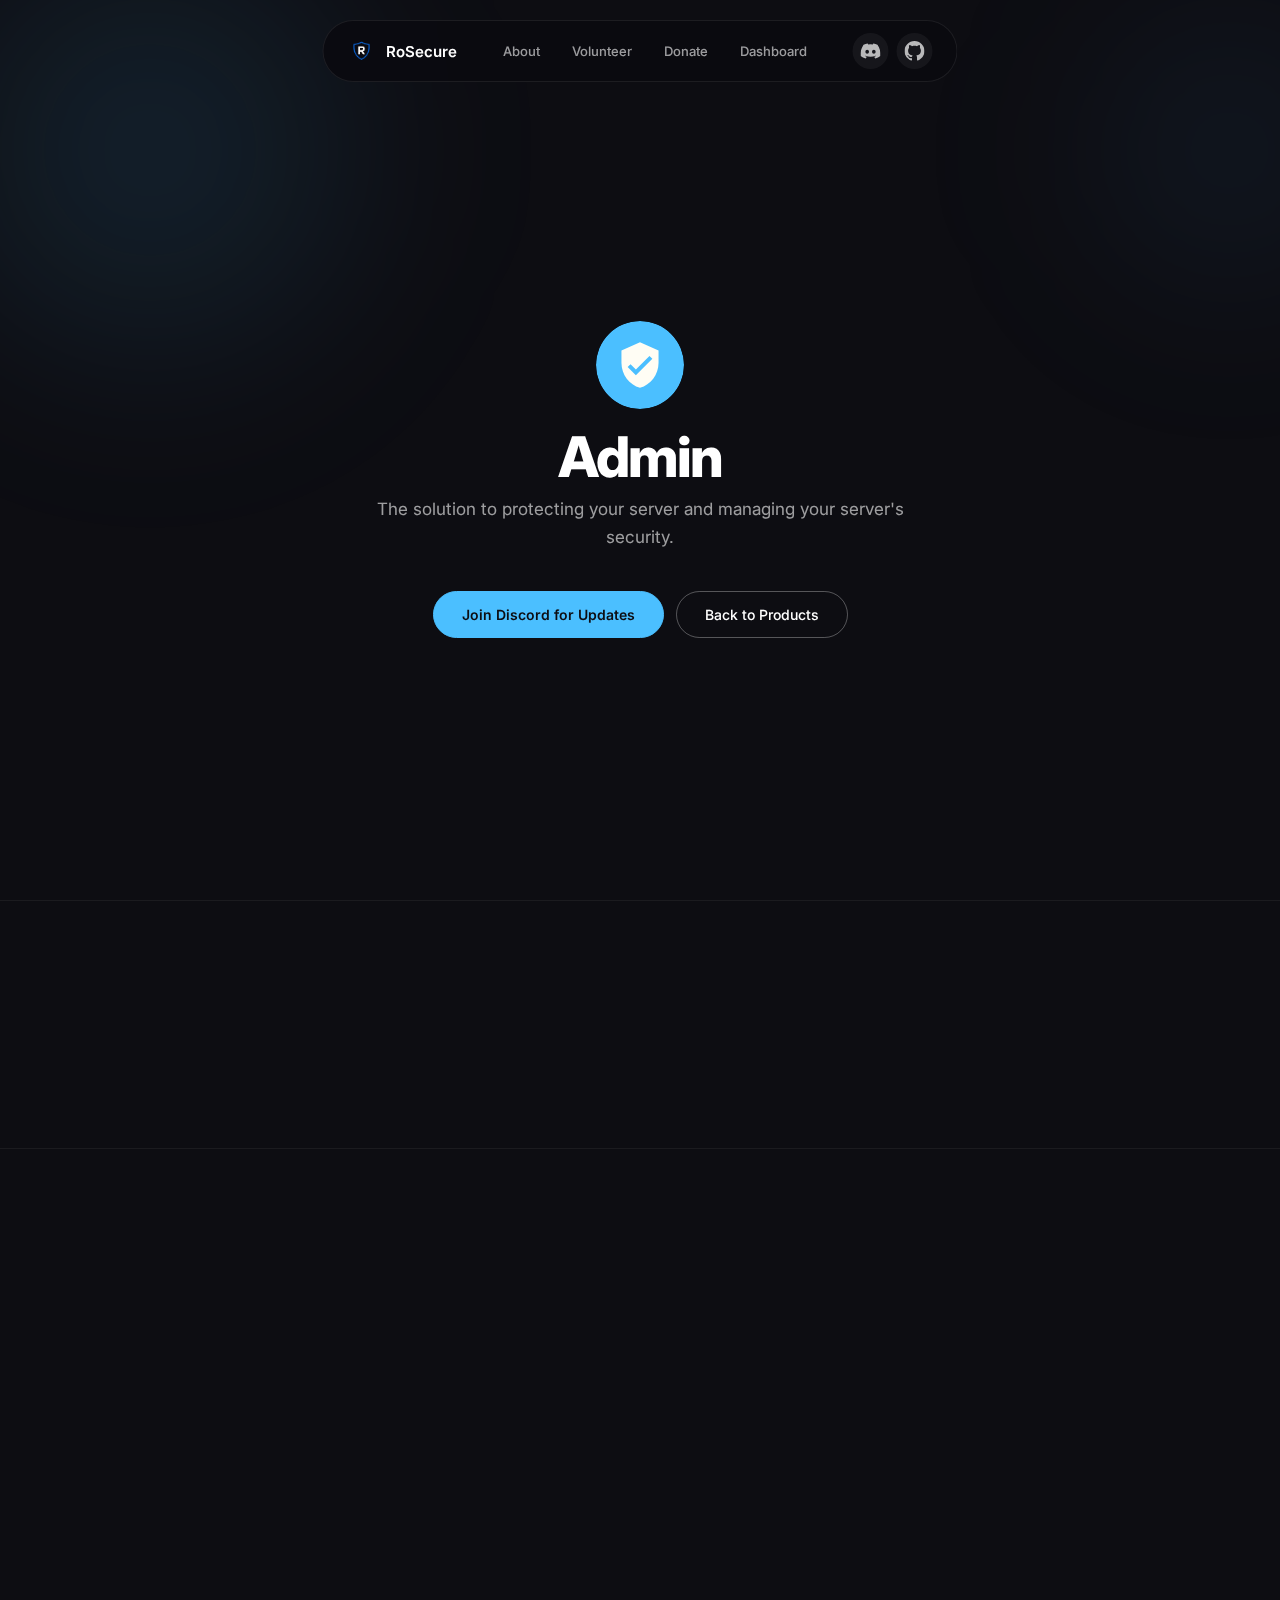
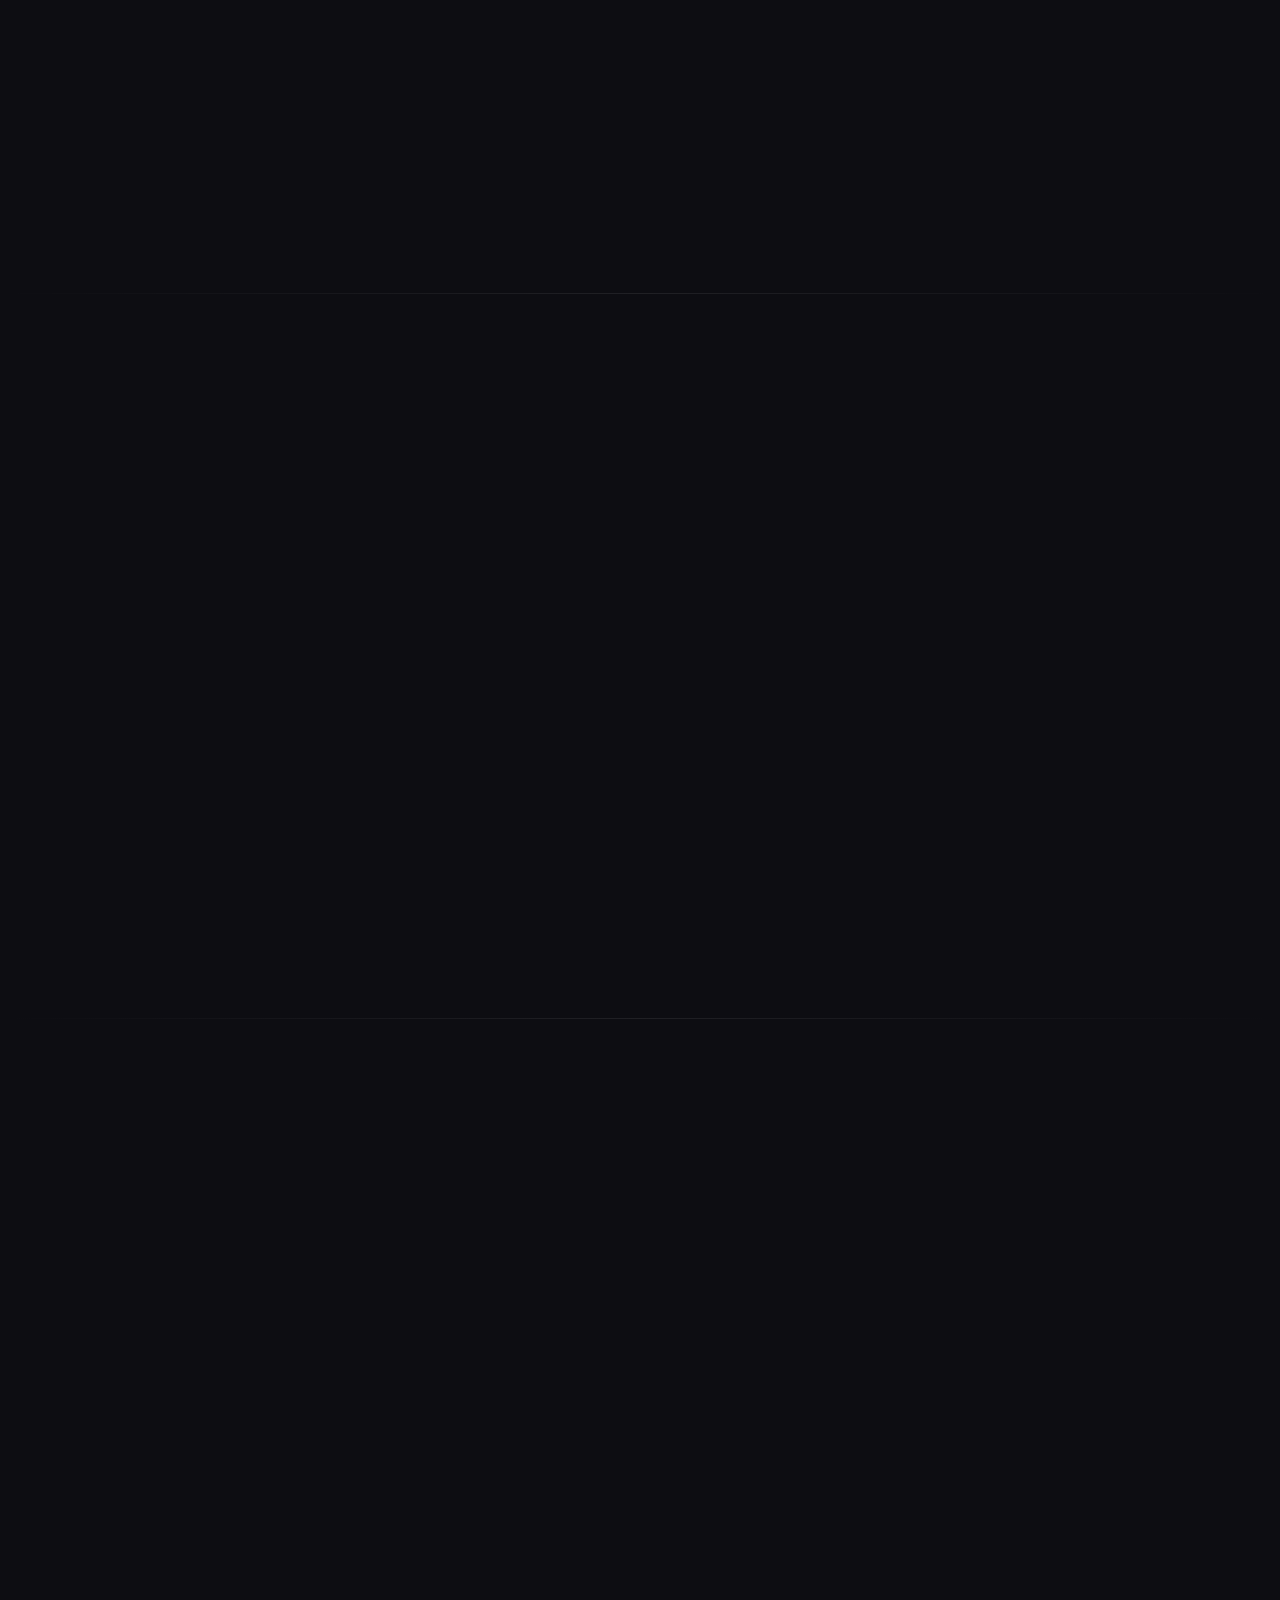
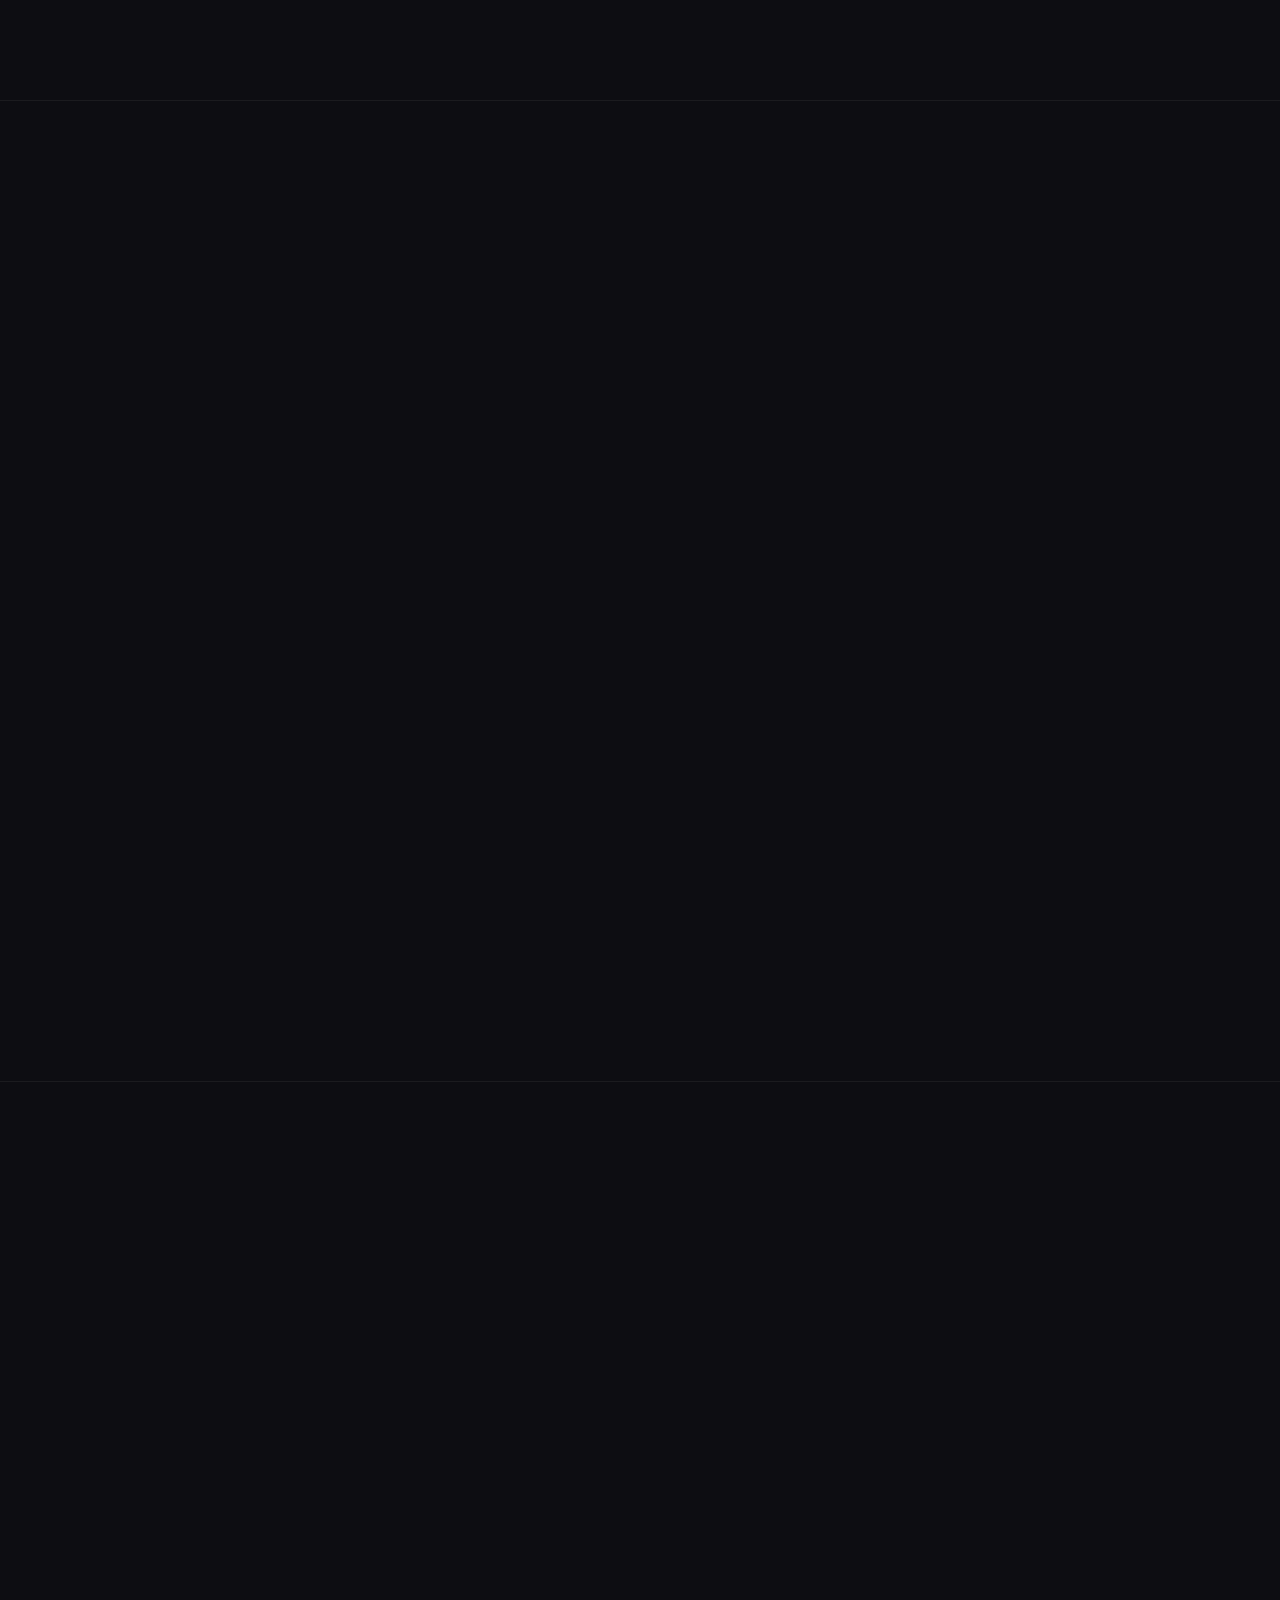
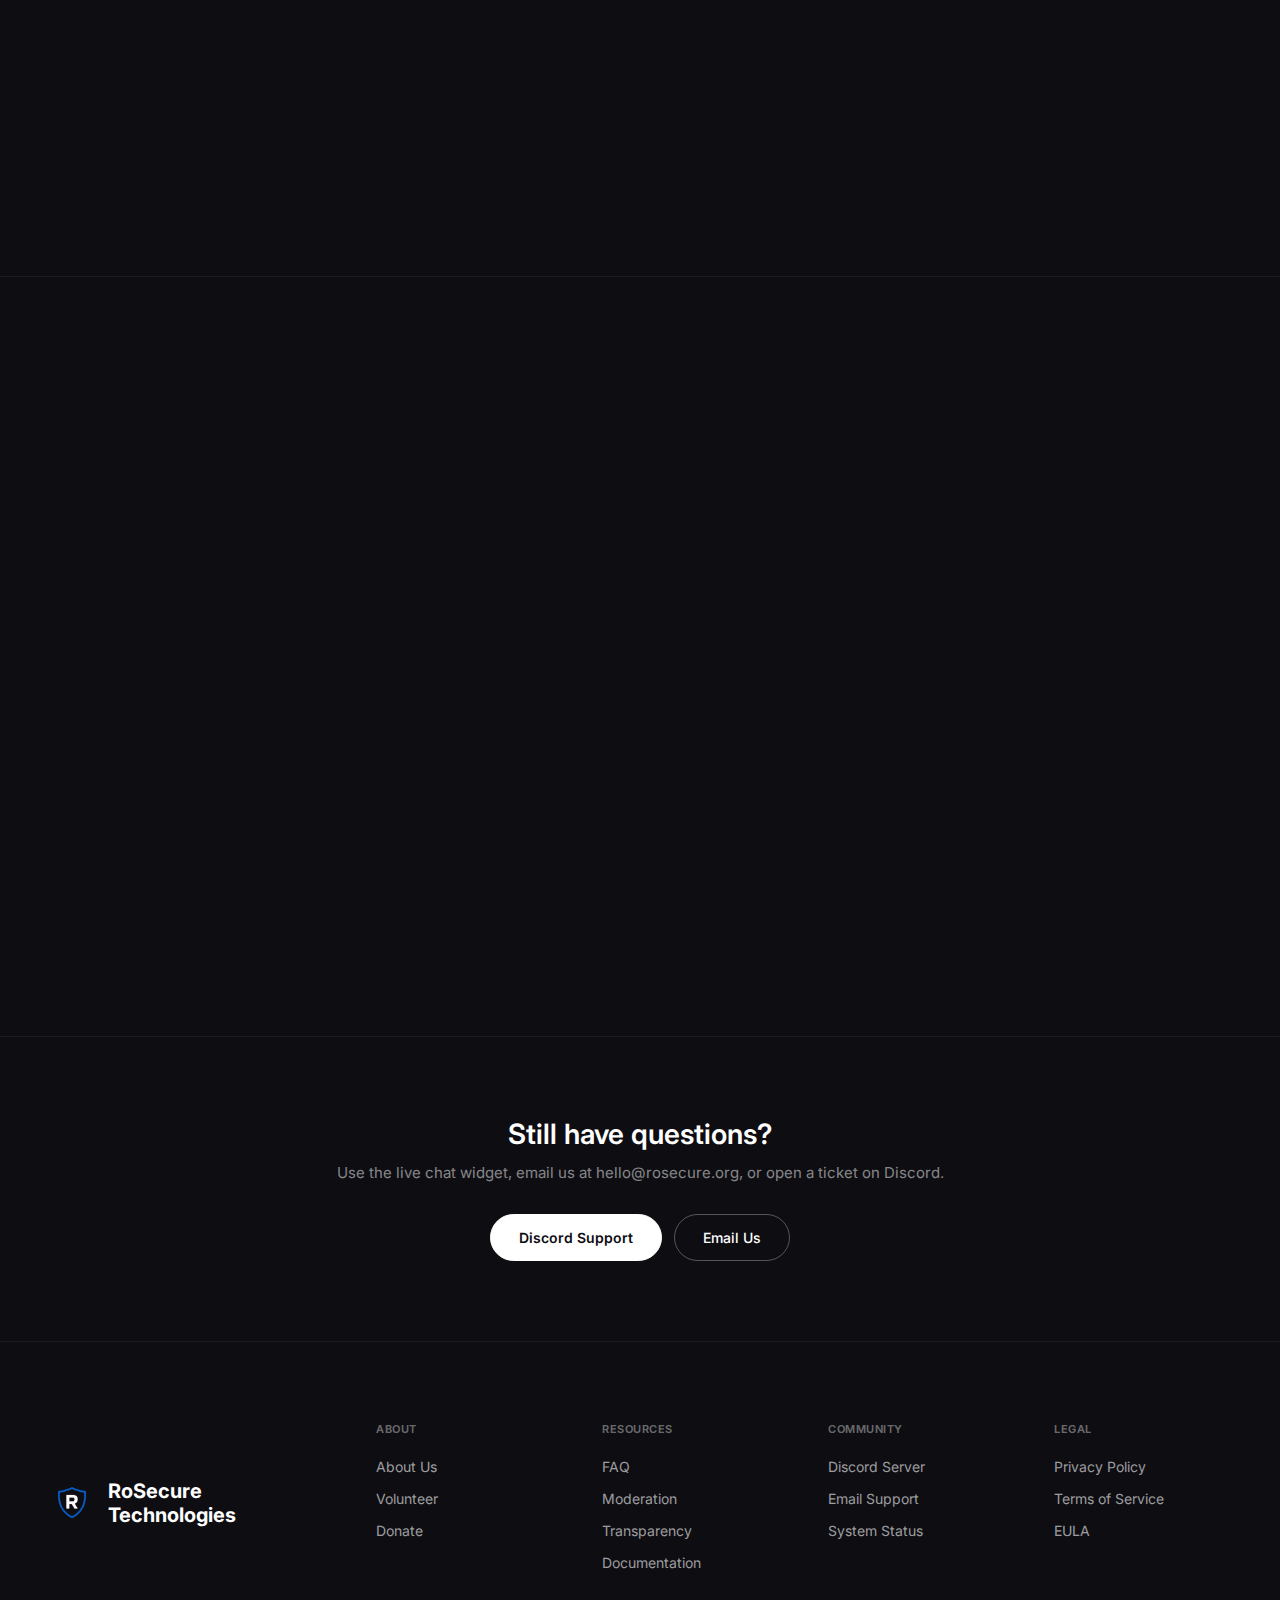
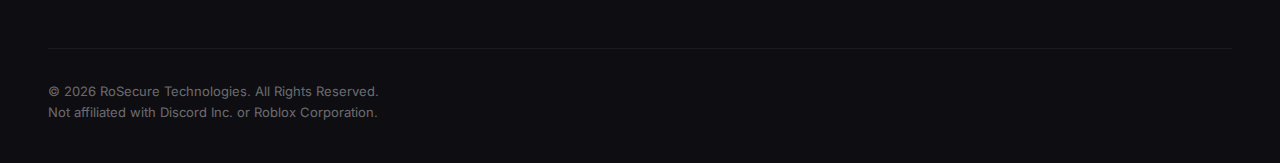
<file: admin.html>
<!DOCTYPE html>
<html lang="en">
<head>
    <meta charset="UTF-8">
    <meta name="viewport" content="width=device-width, initial-scale=1.0">
    <meta name="description" content="RoSecure Admin — complete server management for Discord. Roles, members, and automated moderation in one bot.">
    <meta name="theme-color" content="#4BBFFF">
    <title>Admin - RoSecure</title>
    <link rel="icon" type="image/png" href="rosecurelogo.png">
    <link rel="preconnect" href="https://fonts.googleapis.com">
    <link rel="preconnect" href="https://fonts.gstatic.com" crossorigin>
    <link href="https://fonts.googleapis.com/css2?family=Inter:wght@300;400;500;600;700;800&display=swap" rel="stylesheet">
    <style>
        * { margin: 0; padding: 0; box-sizing: border-box; }
        body {
            font-family: 'Inter', -apple-system, BlinkMacSystemFont, sans-serif;
            background: #0d0d12;
            color: #fff;
            -webkit-font-smoothing: antialiased;
        }

        /* ---- HEADER ---- */
        .header-wrapper {
            position: fixed;
            top: 20px; left: 50%;
            transform: translateX(-50%);
            z-index: 1000;
            max-width: 90%; width: auto;
        }
        .header {
            display: flex; align-items: center; justify-content: center;
            gap: 32px; padding: 12px 24px;
            background: rgba(10,10,15,0.9);
            border: 1px solid rgba(255,255,255,0.08);
            border-radius: 50px;
            backdrop-filter: blur(20px);
            -webkit-backdrop-filter: blur(20px);
            white-space: nowrap;
        }
        .logo { display: flex; align-items: center; gap: 10px; text-decoration: none; }
        .logo-img { width: 28px; height: 28px; border-radius: 6px; }
        .logo-text { font-size: 15px; font-weight: 600; color: #fff; }
        .nav { display: flex; gap: 4px; }
        .nav-link {
            padding: 8px 14px; color: rgba(255,255,255,0.6);
            text-decoration: none; font-size: 13px; font-weight: 500;
            border-radius: 50px; transition: all 0.2s;
        }
        .nav-link:hover, .nav-link.active { color: #fff; background: rgba(255,255,255,0.1); }
        .header-right { display: flex; align-items: center; gap: 8px; }
        .discord-btn {
            width: 36px; height: 36px; display: flex; align-items: center; justify-content: center;
            background: rgba(255,255,255,0.05); border-radius: 50%;
            color: rgba(255,255,255,0.7); transition: all 0.2s; text-decoration: none;
        }
        .discord-btn:hover { background: rgba(88,101,242,0.2); color: #5865F2; }
        .github-btn {
            width: 36px; height: 36px; display: flex; align-items: center; justify-content: center;
            background: rgba(255,255,255,0.05); border-radius: 50%;
            color: rgba(255,255,255,0.7); transition: all 0.2s; text-decoration: none;
        }
        .github-btn:hover { background: rgba(255,255,255,0.15); color: #fff; }
        .mobile-menu-btn {
            display: none; width: 36px; height: 36px;
            background: rgba(255,255,255,0.05); border: 1px solid rgba(255,255,255,0.1);
            border-radius: 10px; cursor: pointer; align-items: center; justify-content: center;
            padding: 0; color: rgba(255,255,255,0.7); transition: all 0.2s; flex-shrink: 0;
        }
        .mobile-menu-btn svg { width: 18px; height: 18px; }
        .mobile-nav {
            display: none; position: fixed; top: 80px; left: 50%; transform: translateX(-50%);
            width: 90%; max-width: 400px;
            background: rgba(10,10,15,0.95); border: 1px solid rgba(255,255,255,0.08);
            border-radius: 20px; backdrop-filter: blur(20px); -webkit-backdrop-filter: blur(20px);
            padding: 16px; z-index: 999; flex-direction: column; gap: 4px;
        }
        .mobile-nav.open { display: flex; }
        .mobile-nav a {
            padding: 12px 16px; color: rgba(255,255,255,0.7); text-decoration: none;
            font-size: 14px; font-weight: 500; border-radius: 12px; transition: all 0.2s;
        }
        .mobile-nav a:hover { background: rgba(255,255,255,0.08); color: #fff; }

        /* ---- BUTTONS ---- */
        .btn-primary {
            padding: 14px 28px; background: #fff; border: 1px solid #fff;
            border-radius: 50px; color: #0d0d12; font-size: 14px; font-weight: 600;
            text-decoration: none; transition: all 0.2s; display: inline-block;
        }
        .btn-primary:hover { background: rgba(255,255,255,0.88); }
        .btn-secondary {
            padding: 14px 28px; background: transparent;
            border: 1px solid rgba(255,255,255,0.3);
            border-radius: 50px; color: #fff; font-size: 14px; font-weight: 500;
            text-decoration: none; transition: all 0.2s; display: inline-block;
        }
        .btn-secondary:hover { background: rgba(255,255,255,0.08); border-color: rgba(255,255,255,0.5); }
        .btn-blue {
            padding: 14px 28px;
            background: #4BBFFF; border: 1px solid #4BBFFF;
            border-radius: 50px; color: #0d0d12; font-size: 14px; font-weight: 600;
            text-decoration: none; transition: all 0.2s; display: inline-block;
        }
        .btn-blue:hover { background: #35b0f0; border-color: #35b0f0; }

        /* ---- ANIMATIONS ---- */
        .animate-on-scroll {
            opacity: 0; transition: all 1s cubic-bezier(0.16,1,0.3,1);
            transform-style: preserve-3d; perspective: 1000px;
        }
        .animate-from-bottom { transform: translateY(40px); }
        .animate-tilt-left {
            transform: perspective(1000px) rotateY(12deg) rotateX(4deg) translateX(-30px) scale(0.96);
            transform-origin: right center;
        }
        .animate-tilt-right {
            transform: perspective(1000px) rotateY(-12deg) rotateX(4deg) translateX(30px) scale(0.96);
            transform-origin: left center;
        }
        .animate-tilt-up {
            transform: perspective(1000px) rotateX(8deg) translateY(50px) scale(0.96);
            transform-origin: center bottom;
        }
        .animate-on-scroll.visible {
            opacity: 1;
            transform: perspective(1000px) rotateY(0) rotateX(0) translateX(0) translateY(0) scale(1);
        }
        .delay-1 { transition-delay: 0.1s; }
        .delay-2 { transition-delay: 0.2s; }
        .delay-3 { transition-delay: 0.3s; }

        /* ---- HERO ---- */
        .hero {
            min-height: 100vh;
            display: flex; flex-direction: column;
            align-items: center; justify-content: center;
            text-align: center;
            padding: 160px 32px 100px;
            position: relative; overflow: hidden;
        }
        .hero::before {
            content: ''; position: absolute;
            top: -200px; left: -200px;
            width: 700px; height: 700px;
            background: radial-gradient(circle, rgba(75,191,255,0.14) 0%, transparent 60%);
            filter: blur(80px); pointer-events: none;
        }
        .hero::after {
            content: ''; position: absolute;
            top: -100px; right: -200px;
            width: 500px; height: 500px;
            background: radial-gradient(circle, rgba(60,140,200,0.1) 0%, transparent 60%);
            filter: blur(80px); pointer-events: none;
        }
        .hero-content { position: relative; z-index: 1; max-width: 800px; }
        .hero-badge {
            display: inline-flex; align-items: center; gap: 10px;
            padding: 6px 16px 6px 8px;
            background: rgba(75,191,255,0.1);
            border: 1px solid rgba(75,191,255,0.25);
            border-radius: 50px; margin-bottom: 32px;
        }
        .hero-badge img { width: 24px; height: 24px; border-radius: 50%; flex-shrink: 0; }
        .hero-badge-text { font-size: 12px; font-weight: 600; color: #7ec9ff; letter-spacing: 0.3px; }
        .hero-title {
            font-size: 56px; font-weight: 700;
            line-height: 1.1; letter-spacing: -1.5px;
            margin-bottom: 24px; color: #fff;
        }
        .hero-desc {
            font-size: 17px; line-height: 1.8;
            color: #fff; max-width: 620px; margin: 0 auto 48px;
        }
        .hero-buttons { display: flex; gap: 12px; justify-content: center; }

        /* ---- STATS BAR ---- */
        .stats-bar {
            padding: 64px 48px;
            border-top: 1px solid rgba(255,255,255,0.06);
            border-bottom: 1px solid rgba(255,255,255,0.06);
        }
        .stats-bar-inner {
            max-width: 900px; margin: 0 auto;
            display: grid; grid-template-columns: repeat(3,1fr);
        }
        .stat-item {
            text-align: center; padding: 0 32px;
            border-right: 1px solid rgba(255,255,255,0.06);
        }
        .stat-item:last-child { border-right: none; }
        .stat-number {
            font-size: 48px; font-weight: 700;
            letter-spacing: -2px; color: #fff; line-height: 1; margin-bottom: 8px;
        }
        .stat-number span { color: #7ec9ff; }
        .stat-label { font-size: 14px; color: #fff; line-height: 1.5; max-width: 180px; margin: 0 auto; }

        /* ---- SECTION DIVIDER ---- */
        .section-divider {
            height: 1px;
            background: linear-gradient(90deg, transparent, rgba(255,255,255,0.08), transparent);
        }

        /* ---- FEATURE SECTIONS ---- */
        .feat-section { padding: 120px 48px; position: relative; }
        .feat-container {
            max-width: 1040px; margin: 0 auto;
            display: grid; grid-template-columns: 1fr 1fr;
            gap: 80px; align-items: center;
        }
        .feat-container.reverse { direction: rtl; }
        .feat-container.reverse > * { direction: ltr; }
        .feat-label {
            font-size: 11px; font-weight: 600;
            color: rgba(255,255,255,0.35);
            text-transform: uppercase; letter-spacing: 2px; margin-bottom: 14px;
        }
        .feat-title {
            font-size: 36px; font-weight: 600;
            color: #fff; letter-spacing: -0.5px;
            line-height: 1.2; margin-bottom: 20px;
        }
        .feat-desc { font-size: 15px; color: #fff; line-height: 1.8; margin-bottom: 36px; }
        .feat-list { list-style: none; }
        .feat-list li {
            display: flex; align-items: flex-start; gap: 12px;
            padding: 14px 0;
            border-bottom: 1px solid rgba(255,255,255,0.05);
        }
        .feat-list li:last-child { border-bottom: none; padding-bottom: 0; }
        .feat-list-icon {
            width: 32px; height: 32px; flex-shrink: 0;
            display: flex; align-items: center; justify-content: center;
            background: rgba(75,191,255,0.1);
            border-radius: 8px; border: 1px solid rgba(75,191,255,0.2);
        }
        .feat-list-icon svg { width: 16px; height: 16px; color: #7ec9ff; }
        .feat-list-title { font-size: 14px; font-weight: 600; color: #fff; margin-bottom: 3px; }
        .feat-list-desc { font-size: 13px; color: #fff; line-height: 1.55; }

        /* Visual panels */
        .feat-visual {
            background: linear-gradient(135deg, rgba(255,255,255,0.04) 0%, rgba(255,255,255,0.01) 100%);
            border: 1px solid rgba(255,255,255,0.08);
            border-radius: 24px; padding: 40px 36px;
        }
        .feat-visual-items { display: flex; flex-direction: column; gap: 14px; }
        .feat-visual-item {
            display: flex; align-items: center; gap: 14px;
            padding: 14px 16px;
            background: rgba(255,255,255,0.03);
            border: 1px solid rgba(255,255,255,0.06);
            border-radius: 14px;
        }
        .feat-visual-item-icon {
            width: 40px; height: 40px; flex-shrink: 0;
            display: flex; align-items: center; justify-content: center;
            background: rgba(255,255,255,0.06);
            border-radius: 10px; border: 1px solid rgba(255,255,255,0.09);
        }
        .feat-visual-item-icon svg { width: 20px; height: 20px; color: rgba(255,255,255,0.8); }
        .feat-visual-item-text { font-size: 13px; font-weight: 500; color: #fff; }
        .feat-visual-item-sub { font-size: 12px; color: rgba(255,255,255,0.5); margin-top: 2px; }

        /* Role tier visual */
        .role-tiers { display: flex; flex-direction: column; gap: 10px; }
        .role-tier {
            display: flex; align-items: center; gap: 14px;
            padding: 12px 16px;
            background: rgba(255,255,255,0.03);
            border: 1px solid rgba(255,255,255,0.06);
            border-radius: 12px;
        }
        .role-tier-dot {
            width: 10px; height: 10px; border-radius: 50%; flex-shrink: 0;
        }
        .role-tier-name { font-size: 13px; font-weight: 600; color: #fff; }
        .role-tier-perms { font-size: 11px; color: rgba(255,255,255,0.45); margin-top: 2px; }
        .role-tier-badge {
            margin-left: auto; font-size: 10px; font-weight: 700;
            padding: 2px 8px; border-radius: 50px; flex-shrink: 0;
        }

        /* ---- FAQ ---- */
        .faq-section {
            padding: 120px 48px;
            border-top: 1px solid rgba(255,255,255,0.06);
        }
        .faq-container { max-width: 720px; margin: 0 auto; }
        .faq-header { text-align: center; margin-bottom: 64px; }
        .faq-label {
            font-size: 11px; font-weight: 600;
            color: rgba(255,255,255,0.35);
            text-transform: uppercase; letter-spacing: 2px; margin-bottom: 12px;
        }
        .faq-title { font-size: 36px; font-weight: 600; color: #fff; letter-spacing: -0.5px; }
        .faq-item { border-bottom: 1px solid rgba(255,255,255,0.06); }
        .faq-question {
            width: 100%; background: none; border: none;
            padding: 24px 0; display: flex; align-items: center;
            justify-content: space-between; gap: 16px;
            cursor: pointer; text-align: left;
        }
        .faq-question-text { font-size: 16px; font-weight: 600; color: #fff; }
        .faq-icon {
            width: 28px; height: 28px; flex-shrink: 0;
            display: flex; align-items: center; justify-content: center;
            background: rgba(255,255,255,0.06); border-radius: 50%;
            border: 1px solid rgba(255,255,255,0.08);
            transition: all 0.3s;
        }
        .faq-icon svg { width: 14px; height: 14px; color: #fff; transition: transform 0.3s; }
        .faq-item.open .faq-icon { background: rgba(75,191,255,0.15); border-color: rgba(75,191,255,0.3); }
        .faq-item.open .faq-icon svg { transform: rotate(45deg); color: #7ec9ff; }
        .faq-answer { overflow: hidden; max-height: 0; transition: max-height 0.4s ease; }
        .faq-answer-inner { padding: 0 0 24px; font-size: 15px; color: #fff; line-height: 1.75; }
        .faq-item.open .faq-answer { max-height: 300px; }

        /* ---- CTA SECTION ---- */
        .cta-section {
            padding: 80px 48px;
            text-align: center;
            border-top: 1px solid rgba(255,255,255,0.06);
        }
        .cta-title { font-size: 28px; font-weight: 600; margin-bottom: 12px; color: #fff; }
        .cta-text { font-size: 15px; color: rgba(255,255,255,0.5); margin-bottom: 32px; }
        .cta-buttons { display: flex; gap: 12px; justify-content: center; }

        /* ---- FOOTER ---- */
        .footer { padding: 80px 48px 40px; border-top: 1px solid rgba(255,255,255,0.06); }
        .footer-container { max-width: 1200px; margin: 0 auto; }
        .footer-main {
            display: grid; grid-template-columns: 280px repeat(4,1fr);
            gap: 48px; margin-bottom: 64px;
        }
        .footer-brand { display: flex; align-items: center; gap: 12px; }
        .footer-brand img { width: 48px; height: 48px; border-radius: 10px; }
        .footer-brand-text { font-size: 20px; font-weight: 700; }
        .footer-column h4 {
            font-size: 11px; font-weight: 600; color: rgba(255,255,255,0.4);
            text-transform: uppercase; letter-spacing: 0.5px; margin-bottom: 20px;
        }
        .footer-column ul { list-style: none; }
        .footer-column li { margin-bottom: 12px; }
        .footer-column a { color: rgba(255,255,255,0.6); text-decoration: none; font-size: 14px; transition: color 0.2s; }
        .footer-column a:hover { color: #fff; }
        .footer-bottom { padding-top: 32px; border-top: 1px solid rgba(255,255,255,0.06); }
        .footer-copyright { font-size: 13px; color: rgba(255,255,255,0.4); max-width: 500px; line-height: 1.6; }

        /* ---- MODAL ---- */
        .modal-overlay {
            display: none; position: fixed; top: 0; left: 0; right: 0; bottom: 0;
            background: rgba(0,0,0,0.6); backdrop-filter: blur(8px);
            z-index: 2000; align-items: center; justify-content: center;
        }
        .modal-overlay.open { display: flex; }
        .modal {
            text-align: center; max-width: 400px; width: 90%;
            padding: 44px 36px;
            background: rgba(18,18,24,0.95);
            border: 1px solid rgba(255,255,255,0.1);
            border-radius: 24px;
            animation: modalIn 0.3s cubic-bezier(0.16,1,0.3,1);
        }
        @keyframes modalIn {
            from { opacity: 0; transform: scale(0.95) translateY(10px); }
            to { opacity: 1; transform: scale(1) translateY(0); }
        }
        .modal-title { font-size: 20px; font-weight: 700; margin-bottom: 6px; color: #fff; }
        .modal-text { font-size: 14px; color: rgba(255,255,255,0.5); line-height: 1.7; margin-bottom: 24px; }
        .modal-close {
            padding: 10px 24px; background: rgba(255,255,255,0.08);
            border: 1px solid rgba(255,255,255,0.12);
            border-radius: 50px; color: #fff; font-size: 13px; font-weight: 600;
            cursor: pointer; transition: all 0.2s;
        }
        .modal-close:hover { background: rgba(255,255,255,0.15); }

        /* ---- PRODUCT HERO ---- */
        .product-hero-icon { width: 88px; height: 88px; border-radius: 50%; margin: 0 auto 20px; display: block; }
        .product-hero-name { font-size: 56px; font-weight: 800; letter-spacing: -2px; color: #fff; margin-bottom: 10px; line-height: 1; }
        .product-hero-status {
            display: inline-block; padding: 4px 14px; margin-bottom: 24px;
            background: rgba(255,255,255,0.08); border: 1px solid rgba(255,255,255,0.12);
            border-radius: 50px; font-size: 11px; font-weight: 700; color: rgba(255,255,255,0.5);
            letter-spacing: 0.5px; text-transform: uppercase;
        }
        .product-hero-tagline {
            font-size: 17px; color: rgba(255,255,255,0.6);
            max-width: 560px; margin: 0 auto 40px; line-height: 1.65;
        }

        /* ---- FEATURES GRID ---- */
        .features-grid-section { padding: 120px 48px; border-top: 1px solid rgba(255,255,255,0.06); }
        .features-grid-container { max-width: 1040px; margin: 0 auto; }
        .features-grid-header { text-align: center; margin-bottom: 64px; }
        .features-grid-label { font-size: 11px; font-weight: 600; color: rgba(255,255,255,0.35); text-transform: uppercase; letter-spacing: 2px; margin-bottom: 12px; }
        .features-grid-title { font-size: 36px; font-weight: 600; color: #fff; letter-spacing: -0.5px; margin-bottom: 16px; }
        .features-grid-desc { font-size: 15px; color: rgba(255,255,255,0.5); line-height: 1.7; max-width: 520px; margin: 0 auto; }
        .features-grid { display: grid; grid-template-columns: repeat(3, 1fr); gap: 16px; }
        .feature-card { padding: 24px; background: rgba(255,255,255,0.03); border: 1px solid rgba(255,255,255,0.07); border-radius: 18px; transition: border-color 0.2s; }
        .feature-card:hover { border-color: rgba(255,255,255,0.13); }
        .feature-card-icon { width: 40px; height: 40px; display: flex; align-items: center; justify-content: center; border-radius: 12px; margin-bottom: 16px; }
        .feature-card-icon svg { width: 18px; height: 18px; }
        .feature-card-title { font-size: 14px; font-weight: 600; color: #fff; margin-bottom: 6px; }
        .feature-card-desc { font-size: 13px; color: rgba(255,255,255,0.55); line-height: 1.6; }

        /* ---- SMART ALERTS ---- */
        .smart-alerts-section { padding: 120px 48px; border-top: 1px solid rgba(255,255,255,0.06); }
        .smart-alerts-container { max-width: 1040px; margin: 0 auto; }
        .smart-alerts-header { text-align: center; margin-bottom: 64px; }
        .smart-alerts-label { font-size: 11px; font-weight: 600; color: rgba(255,255,255,0.35); text-transform: uppercase; letter-spacing: 2px; margin-bottom: 14px; }
        .smart-alerts-title-wrap { display: flex; align-items: center; justify-content: center; gap: 12px; margin-bottom: 20px; }
        .smart-alerts-title { font-size: 36px; font-weight: 600; color: #fff; letter-spacing: -0.5px; }
        .beta-badge { display: inline-block; padding: 3px 10px; background: rgba(255,180,0,0.12); border: 1px solid rgba(255,180,0,0.25); border-radius: 50px; font-size: 11px; font-weight: 700; color: #ffb400; letter-spacing: 0.5px; }
        .smart-alerts-desc { font-size: 16px; color: #fff; line-height: 1.75; max-width: 640px; margin: 0 auto; }
        .smart-alerts-content { display: grid; grid-template-columns: 1fr 1fr; gap: 64px; align-items: center; }
        .smart-alerts-features { display: flex; flex-direction: column; gap: 16px; }
        .smart-alert-feat { display: flex; align-items: flex-start; gap: 14px; padding: 20px; background: rgba(255,255,255,0.03); border: 1px solid rgba(255,255,255,0.06); border-radius: 16px; }
        .smart-alert-feat-icon { width: 36px; height: 36px; flex-shrink: 0; display: flex; align-items: center; justify-content: center; background: rgba(255,255,255,0.06); border-radius: 10px; border: 1px solid rgba(255,255,255,0.09); }
        .smart-alert-feat-icon svg { width: 18px; height: 18px; color: rgba(255,255,255,0.8); }
        .smart-alert-feat-title { font-size: 14px; font-weight: 600; color: #fff; margin-bottom: 4px; }
        .smart-alert-feat-desc { font-size: 13px; color: #fff; line-height: 1.55; }
        .discord-mockup { background: #313338; border-radius: 8px; padding: 16px; }
        .discord-embed { background: #2b2d31; border-left: 4px solid #ed4245; border-radius: 4px; padding: 16px 16px 12px; }
        .discord-embed-header { display: inline-flex; align-items: center; gap: 6px; background: #ed4245; color: #fff; padding: 3px 10px; border-radius: 3px; font-size: 11px; font-weight: 700; letter-spacing: 0.5px; margin-bottom: 14px; text-transform: uppercase; }
        .discord-embed-body { font-size: 13px; color: #dbdee1; line-height: 1.6; margin-bottom: 10px; font-weight: 500; }
        .discord-embed-sub { font-size: 11.5px; color: #949ba4; line-height: 1.55; margin-bottom: 14px; }
        .discord-embed-fields { display: grid; grid-template-columns: 1fr 1fr; gap: 16px; margin-bottom: 14px; }
        .discord-field-name { font-size: 11px; font-weight: 700; text-transform: uppercase; color: #dbdee1; margin-bottom: 4px; letter-spacing: 0.3px; }
        .discord-field-value { font-size: 13px; color: #dbdee1; }
        .discord-field-user { color: #5865f2; font-weight: 500; }
        .discord-field-content { background: #1e1f22; border: 1px solid rgba(255,255,255,0.08); border-radius: 3px; padding: 6px 10px; font-size: 12px; color: #dbdee1; font-family: monospace; }
        .discord-embed-actions { display: flex; gap: 8px; }
        .embed-btn { padding: 6px 14px; border: none; border-radius: 3px; font-size: 13px; font-weight: 500; cursor: default; font-family: 'Inter', sans-serif; }
        .embed-btn-dismiss { background: #4e5058; color: #fff; }
        .embed-btn-action { background: #ed4245; color: #fff; }
        .embed-btn-safe { background: #248046; color: #fff; }

        /* ---- RESPONSIVE ---- */
        @media (max-width: 768px) {
            .header-wrapper { width: 92%; max-width: 92%; top: 12px; }
            .header { gap: 12px; padding: 10px 16px; justify-content: space-between; }
            .nav { display: none; }
            .mobile-menu-btn { display: flex; }
            .mobile-nav { top: 72px; width: 92%; }
            .hero { padding: 130px 20px 80px; }
            .hero-title { font-size: 36px; }
            .hero-desc { font-size: 15px; }
            .hero-buttons { flex-direction: column; width: 100%; max-width: 300px; margin: 0 auto; }
            .btn-primary, .btn-secondary, .btn-blue { width: 100%; text-align: center; }
            .stats-bar { padding: 48px 20px; }
            .stats-bar-inner { grid-template-columns: 1fr; gap: 32px; }
            .stat-item { border-right: none; border-bottom: 1px solid rgba(255,255,255,0.06); padding: 0 0 32px; }
            .stat-item:last-child { border-bottom: none; padding-bottom: 0; }
            .feat-section { padding: 72px 20px; }
            .feat-container { grid-template-columns: 1fr; gap: 40px; }
            .feat-container.reverse { direction: ltr; }
            .feat-title { font-size: 28px; }
            .faq-section { padding: 72px 20px; }
            .faq-title { font-size: 28px; }
            .features-grid-section { padding: 72px 20px; }
            .features-grid { grid-template-columns: 1fr; gap: 12px; }
            .smart-alerts-section { padding: 72px 20px; }
            .smart-alerts-content { grid-template-columns: 1fr; gap: 40px; }
            .cta-section { padding: 60px 20px; }
            .cta-buttons { flex-direction: column; }
            .footer { padding: 60px 20px 30px; }
            .footer-main { grid-template-columns: 1fr; gap: 32px; }
        }
    </style>
</head>
<body>
    <div class="header-wrapper">
        <header class="header">
            <a href="index.html" class="logo">
                <img src="rosecurelogo.png" alt="RoSecure" class="logo-img">
                <span class="logo-text">RoSecure</span>
            </a>
            <nav class="nav">
                <a href="about.html" class="nav-link">About</a>
                <a href="volunteer.html" class="nav-link">Volunteer</a>
                <a href="donate.html" class="nav-link">Donate</a>
                <a href="#" class="nav-link" onclick="event.preventDefault();document.getElementById('constructionModal').classList.add('open')">Dashboard</a>
            </nav>
            <div class="header-right">
                <a href="https://discord.gg/mbXQCEJS58" target="_blank" class="discord-btn">
                    <svg xmlns="http://www.w3.org/2000/svg" width="20" height="20" viewBox="0 0 24 24" fill="currentColor"><path d="M20.317 4.37a19.791 19.791 0 0 0-4.885-1.515.074.074 0 0 0-.079.037c-.21.375-.444.864-.608 1.25a18.27 18.27 0 0 0-5.487 0 12.64 12.64 0 0 0-.617-1.25.077.077 0 0 0-.079-.037A19.736 19.736 0 0 0 3.677 4.37a.07.07 0 0 0-.032.027C.533 9.046-.32 13.58.099 18.057a.082.082 0 0 0 .031.057 19.9 19.9 0 0 0 5.993 3.03.078.078 0 0 0 .084-.028 14.09 14.09 0 0 0 1.226-1.994.076.076 0 0 0-.041-.106 13.107 13.107 0 0 1-1.872-.892.077.077 0 0 1-.008-.128 10.2 10.2 0 0 0 .372-.292.074.074 0 0 1 .077-.01c3.928 1.793 8.18 1.793 12.062 0a.074.074 0 0 1 .078.01c.12.098.246.198.373.292a.077.077 0 0 1-.006.127 12.299 12.299 0 0 1-1.873.892.077.077 0 0 0-.041.107c.36.698.772 1.362 1.225 1.993a.076.076 0 0 0 .084.028 19.839 19.839 0 0 0 6.002-3.03.077.077 0 0 0 .032-.054c.5-5.177-.838-9.674-3.549-13.66a.061.061 0 0 0-.031-.03zM8.02 15.33c-1.183 0-2.157-1.085-2.157-2.419 0-1.333.956-2.419 2.157-2.419 1.21 0 2.176 1.096 2.157 2.42 0 1.333-.956 2.418-2.157 2.418zm7.975 0c-1.183 0-2.157-1.085-2.157-2.419 0-1.333.956-2.419 2.157-2.419 1.21 0 2.176 1.096 2.157 2.42 0 1.333-.947 2.418-2.157 2.418z"/></svg>
                </a>
                <a href="https://github.com/mrarch0" target="_blank" class="github-btn" aria-label="GitHub">
                    <svg xmlns="http://www.w3.org/2000/svg" width="20" height="20" viewBox="0 0 24 24" fill="currentColor"><path d="M12 0c-6.626 0-12 5.373-12 12 0 5.302 3.438 9.8 8.207 11.387.599.111.793-.261.793-.577v-2.234c-3.338.726-4.033-1.416-4.033-1.416-.546-1.387-1.333-1.756-1.333-1.756-1.089-.745.083-.729.083-.729 1.205.084 1.839 1.237 1.839 1.237 1.07 1.834 2.807 1.304 3.492.997.107-.775.418-1.305.762-1.604-2.665-.305-5.467-1.334-5.467-5.931 0-1.311.469-2.381 1.236-3.221-.124-.303-.535-1.524.117-3.176 0 0 1.008-.322 3.301 1.23.957-.266 1.983-.399 3.003-.404 1.02.005 2.047.138 3.006.404 2.291-1.552 3.297-1.23 3.297-1.23.653 1.653.242 2.874.118 3.176.77.84 1.235 1.911 1.235 3.221 0 4.609-2.807 5.624-5.479 5.921.43.372.823 1.102.823 2.222v3.293c0 .319.192.694.801.576 4.765-1.589 8.199-6.086 8.199-11.386 0-6.627-5.373-12-12-12z"/></svg>
                </a>
                <button class="mobile-menu-btn" onclick="document.getElementById('mobileNav').classList.toggle('open')" aria-label="Menu">
                    <svg viewBox="0 0 24 24" fill="none" stroke="currentColor" stroke-width="2"><line x1="3" y1="6" x2="21" y2="6"/><line x1="3" y1="12" x2="21" y2="12"/><line x1="3" y1="18" x2="21" y2="18"/></svg>
                </button>
            </div>
        </header>
    </div>
    <nav class="mobile-nav" id="mobileNav">
        <a href="about.html">About</a>
        <a href="volunteer.html">Volunteer</a>
        <a href="donate.html">Donate</a>
        <a href="#" onclick="event.preventDefault();document.getElementById('constructionModal').classList.add('open')">Dashboard</a>
        <a href="https://discord.gg/mbXQCEJS58" target="_blank">Discord</a>
        <a href="https://github.com/mrarch0" target="_blank">GitHub</a>
    </nav>

    <!-- HERO -->
    <section class="hero">
        <div class="hero-content animate-on-scroll animate-from-bottom">
            <img src="admin-rosecure.svg" alt="Admin" class="product-hero-icon">
            <h1 class="product-hero-name">Admin</h1>
            <p class="product-hero-tagline">The solution to protecting your server and managing your server's security.</p>
            <div class="hero-buttons">
                <a href="https://discord.gg/mbXQCEJS58" target="_blank" class="btn-blue">Join Discord for Updates</a>
                <a href="index.html#products" class="btn-secondary">Back to Products</a>
            </div>
        </div>
    </section>

    <!-- STATS BAR -->
    <div class="stats-bar">
        <div class="stats-bar-inner">
            <div class="stat-item animate-on-scroll animate-from-bottom">
                <div class="stat-number">All<span>-in-one</span></div>
                <p class="stat-label">Complete server management in a single bot</p>
            </div>
            <div class="stat-item animate-on-scroll animate-from-bottom delay-1">
                <div class="stat-number">Real<span>-time</span></div>
                <p class="stat-label">Moderation logs and audit trails</p>
            </div>
            <div class="stat-item animate-on-scroll animate-from-bottom delay-2">
                <div class="stat-number"><span>0</span></div>
                <p class="stat-label">Technical expertise required to get started</p>
            </div>
        </div>
    </div>

    <!-- FEATURE 1: Roles & Permissions -->
    <section class="feat-section">
        <div class="feat-container animate-on-scroll animate-tilt-left">
            <div>
                <p class="feat-label">For server admins</p>
                <h2 class="feat-title">Full control over roles and permissions.</h2>
                <p class="feat-desc">Create and assign roles, manage channel-level permissions, and define exactly what each role can access — all without digging through Discord's settings every time.</p>
                <ul class="feat-list">
                    <li>
                        <div class="feat-list-icon">
                            <svg viewBox="0 0 24 24" fill="none" stroke="currentColor" stroke-width="2" stroke-linecap="round" stroke-linejoin="round"><path d="M17 21v-2a4 4 0 0 0-4-4H5a4 4 0 0 0-4 4v2"/><circle cx="9" cy="7" r="4"/><path d="M23 21v-2a4 4 0 0 0-3-3.87"/><path d="M16 3.13a4 4 0 0 1 0 7.75"/></svg>
                        </div>
                        <div class="feat-list-body">
                            <p class="feat-list-title">Bulk role assignment</p>
                            <p class="feat-list-desc">Apply or remove roles across multiple members at once — no manual clicking.</p>
                        </div>
                    </li>
                    <li>
                        <div class="feat-list-icon">
                            <svg viewBox="0 0 24 24" fill="none" stroke="currentColor" stroke-width="2" stroke-linecap="round" stroke-linejoin="round"><path d="M14 2H6a2 2 0 0 0-2 2v16a2 2 0 0 0 2 2h12a2 2 0 0 0 2-2V8z"/><polyline points="14 2 14 8 20 8"/></svg>
                        </div>
                        <div class="feat-list-body">
                            <p class="feat-list-title">Permission templates</p>
                            <p class="feat-list-desc">Save permission configurations and apply them to new channels in seconds.</p>
                        </div>
                    </li>
                    <li>
                        <div class="feat-list-icon">
                            <svg viewBox="0 0 24 24" fill="none" stroke="currentColor" stroke-width="2" stroke-linecap="round" stroke-linejoin="round"><polyline points="16 18 22 12 16 6"/><polyline points="8 6 2 12 8 18"/></svg>
                        </div>
                        <div class="feat-list-body">
                            <p class="feat-list-title">Hierarchy management</p>
                            <p class="feat-list-desc">Maintain a clear role order and prevent permission conflicts automatically.</p>
                        </div>
                    </li>
                </ul>
            </div>
            <div class="feat-visual">
                <div class="role-tiers">
                    <div class="role-tier">
                        <div class="role-tier-dot" style="background:#f59e0b;"></div>
                        <div>
                            <p class="role-tier-name">Owner</p>
                            <p class="role-tier-perms">All permissions</p>
                        </div>
                        <span class="role-tier-badge" style="background:rgba(245,158,11,0.15);border:1px solid rgba(245,158,11,0.3);color:#fbbf24;">ADMIN</span>
                    </div>
                    <div class="role-tier">
                        <div class="role-tier-dot" style="background:#7ec9ff;"></div>
                        <div>
                            <p class="role-tier-name">Moderator</p>
                            <p class="role-tier-perms">Kick, ban, manage messages</p>
                        </div>
                        <span class="role-tier-badge" style="background:rgba(75,191,255,0.15);border:1px solid rgba(75,191,255,0.3);color:#7ec9ff;">MOD</span>
                    </div>
                    <div class="role-tier">
                        <div class="role-tier-dot" style="background:#a78bfa;"></div>
                        <div>
                            <p class="role-tier-name">Helper</p>
                            <p class="role-tier-perms">Read, send, pin messages</p>
                        </div>
                        <span class="role-tier-badge" style="background:rgba(167,139,250,0.15);border:1px solid rgba(167,139,250,0.3);color:#c4b5fd;">HELPER</span>
                    </div>
                    <div class="role-tier">
                        <div class="role-tier-dot" style="background:rgba(255,255,255,0.3);"></div>
                        <div>
                            <p class="role-tier-name">Member</p>
                            <p class="role-tier-perms">Read and send messages</p>
                        </div>
                        <span class="role-tier-badge" style="background:rgba(255,255,255,0.06);border:1px solid rgba(255,255,255,0.1);color:rgba(255,255,255,0.5);">BASE</span>
                    </div>
                </div>
            </div>
        </div>
    </section>

    <div class="section-divider"></div>

    <!-- FEATURE 2: Member Management -->
    <section class="feat-section">
        <div class="feat-container reverse animate-on-scroll animate-tilt-right">
            <div>
                <p class="feat-label">Member management</p>
                <h2 class="feat-title">Know every member in your server.</h2>
                <p class="feat-desc">Track join history, view warning records, manage member requests, and keep a full log of every moderation action — so you always have the context you need.</p>
                <ul class="feat-list">
                    <li>
                        <div class="feat-list-icon">
                            <svg viewBox="0 0 24 24" fill="none" stroke="currentColor" stroke-width="2" stroke-linecap="round" stroke-linejoin="round"><polyline points="22 12 18 12 15 21 9 3 6 12 2 12"/></svg>
                        </div>
                        <div class="feat-list-body">
                            <p class="feat-list-title">Join and leave logs</p>
                            <p class="feat-list-desc">Full history of when members entered or left your server, with timestamps.</p>
                        </div>
                    </li>
                    <li>
                        <div class="feat-list-icon">
                            <svg viewBox="0 0 24 24" fill="none" stroke="currentColor" stroke-width="2" stroke-linecap="round" stroke-linejoin="round"><circle cx="12" cy="12" r="10"/><line x1="12" y1="8" x2="12" y2="12"/><line x1="12" y1="16" x2="12.01" y2="16"/></svg>
                        </div>
                        <div class="feat-list-body">
                            <p class="feat-list-title">Strike and warning system</p>
                            <p class="feat-list-desc">Issue warnings and track member records across incidents over time.</p>
                        </div>
                    </li>
                    <li>
                        <div class="feat-list-icon">
                            <svg viewBox="0 0 24 24" fill="none" stroke="currentColor" stroke-width="2" stroke-linecap="round" stroke-linejoin="round"><circle cx="11" cy="11" r="8"/><line x1="21" y1="21" x2="16.65" y2="16.65"/></svg>
                        </div>
                        <div class="feat-list-body">
                            <p class="feat-list-title">Member lookup</p>
                            <p class="feat-list-desc">Pull up a member's full server history — warnings, joins, roles — in one view.</p>
                        </div>
                    </li>
                </ul>
            </div>
            <div class="feat-visual">
                <div class="feat-visual-items">
                    <div class="feat-visual-item">
                        <div class="feat-visual-item-icon">
                            <svg viewBox="0 0 24 24" fill="none" stroke="currentColor" stroke-width="2" stroke-linecap="round" stroke-linejoin="round"><path d="M20 21v-2a4 4 0 0 0-4-4H8a4 4 0 0 0-4 4v2"/><circle cx="12" cy="7" r="4"/></svg>
                        </div>
                        <div>
                            <p class="feat-visual-item-text">Joined 48 days ago</p>
                            <p class="feat-visual-item-sub">No prior warnings</p>
                        </div>
                    </div>
                    <div class="feat-visual-item">
                        <div class="feat-visual-item-icon">
                            <svg viewBox="0 0 24 24" fill="none" stroke="currentColor" stroke-width="2" stroke-linecap="round" stroke-linejoin="round"><circle cx="12" cy="12" r="10"/><line x1="12" y1="8" x2="12" y2="12"/><line x1="12" y1="16" x2="12.01" y2="16"/></svg>
                        </div>
                        <div>
                            <p class="feat-visual-item-text">1 warning on record</p>
                            <p class="feat-visual-item-sub">Issued 12 days ago · Spam</p>
                        </div>
                    </div>
                    <div class="feat-visual-item">
                        <div class="feat-visual-item-icon">
                            <svg viewBox="0 0 24 24" fill="none" stroke="currentColor" stroke-width="2" stroke-linecap="round" stroke-linejoin="round"><path d="M12 22s8-4 8-10V5l-8-3-8 3v7c0 6 8 10 8 10z"/></svg>
                        </div>
                        <div>
                            <p class="feat-visual-item-text">Roles: Member, Verified</p>
                            <p class="feat-visual-item-sub">Assigned automatically on join</p>
                        </div>
                    </div>
                </div>
            </div>
        </div>
    </section>

    <div class="section-divider"></div>

    <!-- FEATURE 3: Automation -->
    <section class="feat-section">
        <div class="feat-container animate-on-scroll animate-tilt-left">
            <div>
                <p class="feat-label">Automation</p>
                <h2 class="feat-title">Automate the repetitive parts.</h2>
                <p class="feat-desc">Build automod rules, schedule announcements, and set up conditional workflows — so your moderators spend time on decisions, not on routine tasks.</p>
                <ul class="feat-list">
                    <li>
                        <div class="feat-list-icon">
                            <svg viewBox="0 0 24 24" fill="none" stroke="currentColor" stroke-width="2" stroke-linecap="round" stroke-linejoin="round"><path d="M12 22s8-4 8-10V5l-8-3-8 3v7c0 6 8 10 8 10z"/></svg>
                        </div>
                        <div class="feat-list-body">
                            <p class="feat-list-title">Automod rules</p>
                            <p class="feat-list-desc">Filter message content, links, and usernames automatically based on your rules.</p>
                        </div>
                    </li>
                    <li>
                        <div class="feat-list-icon">
                            <svg viewBox="0 0 24 24" fill="none" stroke="currentColor" stroke-width="2" stroke-linecap="round" stroke-linejoin="round"><circle cx="12" cy="12" r="10"/><polyline points="12 6 12 12 16 14"/></svg>
                        </div>
                        <div class="feat-list-body">
                            <p class="feat-list-title">Scheduled announcements</p>
                            <p class="feat-list-desc">Set recurring messages or one-time posts to go out at specific times.</p>
                        </div>
                    </li>
                    <li>
                        <div class="feat-list-icon">
                            <svg viewBox="0 0 24 24" fill="none" stroke="currentColor" stroke-width="2" stroke-linecap="round" stroke-linejoin="round"><polyline points="16 18 22 12 16 6"/><polyline points="8 6 2 12 8 18"/></svg>
                        </div>
                        <div class="feat-list-body">
                            <p class="feat-list-title">Conditional actions</p>
                            <p class="feat-list-desc">Trigger role assignments, messages, or kicks based on server events.</p>
                        </div>
                    </li>
                </ul>
            </div>
            <div class="feat-visual">
                <div class="feat-visual-items">
                    <div class="feat-visual-item">
                        <div class="feat-visual-item-icon">
                            <svg viewBox="0 0 24 24" fill="none" stroke="currentColor" stroke-width="2" stroke-linecap="round" stroke-linejoin="round"><path d="M12 22s8-4 8-10V5l-8-3-8 3v7c0 6 8 10 8 10z"/></svg>
                        </div>
                        <div>
                            <p class="feat-visual-item-text">If invite link detected</p>
                            <p class="feat-visual-item-sub">Delete message · Warn member</p>
                        </div>
                    </div>
                    <div class="feat-visual-item">
                        <div class="feat-visual-item-icon">
                            <svg viewBox="0 0 24 24" fill="none" stroke="currentColor" stroke-width="2" stroke-linecap="round" stroke-linejoin="round"><path d="M17 21v-2a4 4 0 0 0-4-4H5a4 4 0 0 0-4 4v2"/><circle cx="9" cy="7" r="4"/></svg>
                        </div>
                        <div>
                            <p class="feat-visual-item-text">On member join</p>
                            <p class="feat-visual-item-sub">Assign Member role · DM welcome</p>
                        </div>
                    </div>
                    <div class="feat-visual-item">
                        <div class="feat-visual-item-icon">
                            <svg viewBox="0 0 24 24" fill="none" stroke="currentColor" stroke-width="2" stroke-linecap="round" stroke-linejoin="round"><circle cx="12" cy="12" r="10"/><polyline points="12 6 12 12 16 14"/></svg>
                        </div>
                        <div>
                            <p class="feat-visual-item-text">Every Sunday at 9 AM</p>
                            <p class="feat-visual-item-sub">Post weekly update · #announcements</p>
                        </div>
                    </div>
                </div>
            </div>
        </div>
    </section>

    <!-- FEATURES GRID -->
    <section class="features-grid-section">
        <div class="features-grid-container">
            <div class="features-grid-header animate-on-scroll animate-from-bottom">
                <p class="features-grid-label">What's included</p>
                <h2 class="features-grid-title">Everything Admin does.</h2>
            </div>
            <div class="features-grid animate-on-scroll animate-from-bottom">
                <div class="feature-card">
                    <div class="feature-card-icon" style="background:rgba(75,191,255,0.1);border:1px solid rgba(75,191,255,0.2);">
                        <svg viewBox="0 0 24 24" fill="none" stroke="#7ec9ff" stroke-width="2" stroke-linecap="round" stroke-linejoin="round"><path d="M12 22s8-4 8-10V5l-8-3-8 3v7c0 6 8 10 8 10z"/></svg>
                    </div>
                    <h3 class="feature-card-title">Advanced auto-moderation</h3>
                    <p class="feature-card-desc">Comprehensive rules that automatically filter content, links, and behavior across your server.</p>
                </div>
                <div class="feature-card">
                    <div class="feature-card-icon" style="background:rgba(75,191,255,0.1);border:1px solid rgba(75,191,255,0.2);">
                        <svg viewBox="0 0 24 24" fill="none" stroke="#7ec9ff" stroke-width="2" stroke-linecap="round" stroke-linejoin="round"><path d="M18 8A6 6 0 0 0 6 8c0 7-3 9-3 9h18s-3-2-3-9"/><path d="M13.73 21a2 2 0 0 1-3.46 0"/></svg>
                    </div>
                    <h3 class="feature-card-title">Smart alerts</h3>
                    <p class="feature-card-desc">Flagged content is routed to the right moderator with full context for human review before any action is taken.</p>
                </div>
                <div class="feature-card">
                    <div class="feature-card-icon" style="background:rgba(75,191,255,0.1);border:1px solid rgba(75,191,255,0.2);">
                        <svg viewBox="0 0 24 24" fill="none" stroke="#7ec9ff" stroke-width="2" stroke-linecap="round" stroke-linejoin="round"><line x1="4" y1="21" x2="4" y2="14"/><line x1="4" y1="10" x2="4" y2="3"/><line x1="12" y1="21" x2="12" y2="12"/><line x1="12" y1="8" x2="12" y2="3"/><line x1="20" y1="21" x2="20" y2="16"/><line x1="20" y1="12" x2="20" y2="3"/><line x1="1" y1="14" x2="7" y2="14"/><line x1="9" y1="8" x2="15" y2="8"/><line x1="17" y1="16" x2="23" y2="16"/></svg>
                    </div>
                    <h3 class="feature-card-title">Customizable filtering policies</h3>
                    <p class="feature-card-desc">Define your own rules — keyword blocks, link filters, and behavioral triggers tailored to your server.</p>
                </div>
                <div class="feature-card">
                    <div class="feature-card-icon" style="background:rgba(75,191,255,0.1);border:1px solid rgba(75,191,255,0.2);">
                        <svg viewBox="0 0 24 24" fill="none" stroke="#7ec9ff" stroke-width="2" stroke-linecap="round" stroke-linejoin="round"><rect x="3" y="11" width="18" height="11" rx="2" ry="2"/><path d="M7 11V7a5 5 0 0 1 10 0v4"/></svg>
                    </div>
                    <h3 class="feature-card-title">Organization-level permissions</h3>
                    <p class="feature-card-desc">Control which staff can access which tools — including the ability to restrict Discover or Beacon entirely.</p>
                </div>
                <div class="feature-card">
                    <div class="feature-card-icon" style="background:rgba(75,191,255,0.1);border:1px solid rgba(75,191,255,0.2);">
                        <svg viewBox="0 0 24 24" fill="none" stroke="#7ec9ff" stroke-width="2" stroke-linecap="round" stroke-linejoin="round"><path d="M16 21v-2a4 4 0 0 0-4-4H5a4 4 0 0 0-4 4v2"/><circle cx="8.5" cy="7" r="4"/><line x1="18" y1="8" x2="23" y2="13"/><line x1="23" y1="8" x2="18" y2="13"/></svg>
                    </div>
                    <h3 class="feature-card-title">Predator blocking</h3>
                    <p class="feature-card-desc">Cross-server protection database that expands over time — automatically blocking known bad actors.</p>
                </div>
                <div class="feature-card">
                    <div class="feature-card-icon" style="background:rgba(75,191,255,0.1);border:1px solid rgba(75,191,255,0.2);">
                        <svg viewBox="0 0 24 24" fill="none" stroke="#7ec9ff" stroke-width="2" stroke-linecap="round" stroke-linejoin="round"><path d="M1 6v16l7-4 8 4 7-4V2l-7 4-8-4-7 4z"/><line x1="8" y1="2" x2="8" y2="18"/><line x1="16" y1="6" x2="16" y2="22"/></svg>
                    </div>
                    <h3 class="feature-card-title">Smart Gate Filtering</h3>
                    <p class="feature-card-desc">Reviews new member accounts for rule violations upon joining — before they can interact with your server.</p>
                </div>
                <div class="feature-card">
                    <div class="feature-card-icon" style="background:rgba(75,191,255,0.1);border:1px solid rgba(75,191,255,0.2);">
                        <svg viewBox="0 0 24 24" fill="none" stroke="#7ec9ff" stroke-width="2" stroke-linecap="round" stroke-linejoin="round"><polyline points="16 18 22 12 16 6"/><polyline points="8 6 2 12 8 18"/></svg>
                    </div>
                    <h3 class="feature-card-title">Randomized scanning</h3>
                    <p class="feature-card-desc">Unpredictable scanning intervals and filtering policies designed to detect bypass attempts before they succeed.</p>
                </div>
                <div class="feature-card">
                    <div class="feature-card-icon" style="background:rgba(75,191,255,0.1);border:1px solid rgba(75,191,255,0.2);">
                        <svg viewBox="0 0 24 24" fill="none" stroke="#7ec9ff" stroke-width="2" stroke-linecap="round" stroke-linejoin="round"><polyline points="22 12 18 12 15 21 9 3 6 12 2 12"/></svg>
                    </div>
                    <h3 class="feature-card-title">Priority alerts</h3>
                    <p class="feature-card-desc">Interactive statistical insights delivered with every priority alert — context first, action second.</p>
                </div>
                <div class="feature-card">
                    <div class="feature-card-icon" style="background:rgba(75,191,255,0.1);border:1px solid rgba(75,191,255,0.2);">
                        <svg viewBox="0 0 24 24" fill="none" stroke="#7ec9ff" stroke-width="2" stroke-linecap="round" stroke-linejoin="round"><circle cx="12" cy="12" r="10"/><line x1="12" y1="8" x2="12" y2="16"/><line x1="8" y1="12" x2="16" y2="12"/></svg>
                    </div>
                    <h3 class="feature-card-title">Ongoing expansion</h3>
                    <p class="feature-card-desc">Admin is continuously updated with new safety initiatives, features, and system upgrades.</p>
                </div>
            </div>
        </div>
    </section>

    <!-- SMART ALERTS -->
    <section class="smart-alerts-section">
        <div class="smart-alerts-container">
            <div class="smart-alerts-header animate-on-scroll animate-from-bottom">
                <p class="smart-alerts-label">Moderation</p>
                <div class="smart-alerts-title-wrap">
                    <h2 class="smart-alerts-title">Smart Alerts</h2>
                    <span class="beta-badge">BETA</span>
                </div>
                <p class="smart-alerts-desc">Moderators review content flagged for potentially violating your custom policies or Discord's Community Guidelines — with full context in every alert.</p>
            </div>
            <div class="smart-alerts-content animate-on-scroll animate-tilt-left">
                <div class="smart-alerts-features">
                    <div class="smart-alert-feat">
                        <div class="smart-alert-feat-icon">
                            <svg viewBox="0 0 24 24" fill="none" stroke="currentColor" stroke-width="2" stroke-linecap="round" stroke-linejoin="round"><circle cx="11" cy="11" r="8"/><line x1="21" y1="21" x2="16.65" y2="16.65"/></svg>
                        </div>
                        <div>
                            <p class="smart-alert-feat-title">Human review, always</p>
                            <p class="smart-alert-feat-desc">No automatic punishments. Every alert goes to a moderator who reviews context and decides the right action.</p>
                        </div>
                    </div>
                    <div class="smart-alert-feat">
                        <div class="smart-alert-feat-icon">
                            <svg viewBox="0 0 24 24" fill="none" stroke="currentColor" stroke-width="2" stroke-linecap="round" stroke-linejoin="round"><path d="M14 2H6a2 2 0 0 0-2 2v16a2 2 0 0 0 2 2h12a2 2 0 0 0 2-2V8z"/><polyline points="14 2 14 8 20 8"/><line x1="16" y1="13" x2="8" y2="13"/><line x1="16" y1="17" x2="8" y2="17"/></svg>
                        </div>
                        <div>
                            <p class="smart-alert-feat-title">Full flagged context</p>
                            <p class="smart-alert-feat-desc">Each alert includes the flagged content, the Discord account involved, and the policy it may have violated.</p>
                        </div>
                    </div>
                    <div class="smart-alert-feat">
                        <div class="smart-alert-feat-icon">
                            <svg viewBox="0 0 24 24" fill="none" stroke="currentColor" stroke-width="2" stroke-linecap="round" stroke-linejoin="round"><path d="M12 22s8-4 8-10V5l-8-3-8 3v7c0 6 8 10 8 10z"/></svg>
                        </div>
                        <div>
                            <p class="smart-alert-feat-title">Improves over time</p>
                            <p class="smart-alert-feat-desc">Marking alerts as false positives trains the system to reduce noise for your team.</p>
                        </div>
                    </div>
                </div>
                <div class="discord-mockup">
                    <div class="discord-embed">
                        <div class="discord-embed-header">
                            <svg viewBox="0 0 24 24" width="10" height="10" fill="currentColor"><circle cx="12" cy="12" r="10"/></svg>
                            Alert Generated
                        </div>
                        <p class="discord-embed-body">An alert has been generated because a server member was flagged for activity that requires human moderator review before any action is taken.</p>
                        <p class="discord-embed-sub">This alert does not automatically apply punishment. A moderator must review the context and decide the appropriate response.</p>
                        <div class="discord-embed-fields">
                            <div>
                                <p class="discord-field-name">Discord Account</p>
                                <p class="discord-field-value"><span class="discord-field-user">@unknown-user</span></p>
                            </div>
                            <div>
                                <p class="discord-field-name">Flagged Content</p>
                                <div class="discord-field-content">This message is unsafe</div>
                            </div>
                        </div>
                        <div class="discord-embed-actions">
                            <button class="embed-btn embed-btn-dismiss">Dismiss</button>
                            <button class="embed-btn embed-btn-action">Take action</button>
                            <button class="embed-btn embed-btn-safe">This is safe</button>
                        </div>
                    </div>
                </div>
            </div>
        </div>
    </section>

    <!-- FAQ -->
    <section class="faq-section">
        <div class="faq-container">
            <div class="faq-header animate-on-scroll animate-from-bottom">
                <p class="faq-label">Questions</p>
                <h2 class="faq-title">What people ask about Admin.</h2>
            </div>
            <div class="animate-on-scroll animate-from-bottom">
                <div class="faq-item">
                    <button class="faq-question" onclick="toggleFaq(this)">
                        <span class="faq-question-text">Is Admin free?</span>
                        <div class="faq-icon"><svg viewBox="0 0 24 24" fill="none" stroke="currentColor" stroke-width="2.5" stroke-linecap="round" stroke-linejoin="round"><line x1="12" y1="5" x2="12" y2="19"/><line x1="5" y1="12" x2="19" y2="12"/></svg></div>
                    </button>
                    <div class="faq-answer"><div class="faq-answer-inner">Yes. Admin is free for all Discord servers. RoSecure's tools are built to be accessible to everyone — no subscriptions, no paid tiers.</div></div>
                </div>
                <div class="faq-item">
                    <button class="faq-question" onclick="toggleFaq(this)">
                        <span class="faq-question-text">What Discord permissions does Admin need?</span>
                        <div class="faq-icon"><svg viewBox="0 0 24 24" fill="none" stroke="currentColor" stroke-width="2.5" stroke-linecap="round" stroke-linejoin="round"><line x1="12" y1="5" x2="12" y2="19"/><line x1="5" y1="12" x2="19" y2="12"/></svg></div>
                    </button>
                    <div class="faq-answer"><div class="faq-answer-inner">Admin needs moderation-level permissions to function fully — including manage roles, kick/ban members, and view audit logs. You control exactly which permissions to grant during setup.</div></div>
                </div>
                <div class="faq-item">
                    <button class="faq-question" onclick="toggleFaq(this)">
                        <span class="faq-question-text">Does Admin work with my existing bots?</span>
                        <div class="faq-icon"><svg viewBox="0 0 24 24" fill="none" stroke="currentColor" stroke-width="2.5" stroke-linecap="round" stroke-linejoin="round"><line x1="12" y1="5" x2="12" y2="19"/><line x1="5" y1="12" x2="19" y2="12"/></svg></div>
                    </button>
                    <div class="faq-answer"><div class="faq-answer-inner">Yes. Admin is designed to work alongside your current setup. It won't conflict with other moderation or utility bots you already have in your server.</div></div>
                </div>
                <div class="faq-item">
                    <button class="faq-question" onclick="toggleFaq(this)">
                        <span class="faq-question-text">Can I use Admin across multiple servers?</span>
                        <div class="faq-icon"><svg viewBox="0 0 24 24" fill="none" stroke="currentColor" stroke-width="2.5" stroke-linecap="round" stroke-linejoin="round"><line x1="12" y1="5" x2="12" y2="19"/><line x1="5" y1="12" x2="19" y2="12"/></svg></div>
                    </button>
                    <div class="faq-answer"><div class="faq-answer-inner">Yes. Admin works across as many servers as you manage. Each server has its own independent configuration.</div></div>
                </div>
                <div class="faq-item">
                    <button class="faq-question" onclick="toggleFaq(this)">
                        <span class="faq-question-text">When does Admin launch?</span>
                        <div class="faq-icon"><svg viewBox="0 0 24 24" fill="none" stroke="currentColor" stroke-width="2.5" stroke-linecap="round" stroke-linejoin="round"><line x1="12" y1="5" x2="12" y2="19"/><line x1="5" y1="12" x2="19" y2="12"/></svg></div>
                    </button>
                    <div class="faq-answer"><div class="faq-answer-inner">Admin is in beta. Join our Discord server to get updates and early access.</div></div>
                </div>
            </div>
        </div>
    </section>

    <!-- CTA -->
    <section class="cta-section">
        <h2 class="cta-title">Still have questions?</h2>
        <p class="cta-text">Use the live chat widget, email us at hello@rosecure.org, or open a ticket on Discord.</p>
        <div class="cta-buttons">
            <a href="https://discord.gg/mbXQCEJS58" target="_blank" class="btn-primary">Discord Support</a>
            <a href="mailto:hello@rosecure.org" class="btn-secondary">Email Us</a>
        </div>
    </section>

    <!-- FOOTER -->
    <footer class="footer">
        <div class="footer-container">
            <div class="footer-main">
                <div class="footer-brand">
                    <img src="rosecurelogo.png" alt="RoSecure">
                    <span class="footer-brand-text">RoSecure Technologies</span>
                </div>
                <div class="footer-column">
                    <h4>About</h4>
                    <ul>
                        <li><a href="about.html">About Us</a></li>
                        <li><a href="volunteer.html">Volunteer</a></li>
                        <li><a href="donate.html">Donate</a></li>
                    </ul>
                </div>
                <div class="footer-column">
                    <h4>Resources</h4>
                    <ul>
                        <li><a href="faq.html">FAQ</a></li>
                        <li><a href="moderation.html">Moderation</a></li>
                        <li><a href="transparency.html">Transparency</a></li>
                        <li><a href="docs.html">Documentation</a></li>
                    </ul>
                </div>
                <div class="footer-column">
                    <h4>Community</h4>
                    <ul>
                        <li><a href="https://discord.gg/mbXQCEJS58" target="_blank">Discord Server</a></li>
                        <li><a href="mailto:hello@rosecure.org">Email Support</a></li>
                        <li><a href="https://rosecurestatus.betteruptime.com/" target="_blank">System Status</a></li>
                    </ul>
                </div>
                <div class="footer-column">
                    <h4>Legal</h4>
                    <ul>
                        <li><a href="privacy.html">Privacy Policy</a></li>
                        <li><a href="terms.html">Terms of Service</a></li>
                        <li><a href="eula.html">EULA</a></li>
                    </ul>
                </div>
            </div>
            <div class="footer-bottom">
                <p class="footer-copyright">
                    &copy; 2026 RoSecure Technologies. All Rights Reserved.<br>
                    Not affiliated with Discord Inc. or Roblox Corporation.
                </p>
            </div>
        </div>
    </footer>

    <!-- MODAL -->
    <div class="modal-overlay" id="constructionModal" onclick="if(event.target===this)this.classList.remove('open')">
        <div class="modal">
            <h2 class="modal-title">Dashboard Coming Soon</h2>
            <p class="modal-text">The dashboard is currently being built and will be available soon.</p>
            <button class="modal-close" onclick="document.getElementById('constructionModal').classList.remove('open')">Got it</button>
        </div>
    </div>

    <script type="text/javascript">
    var Tawk_API=Tawk_API||{}, Tawk_LoadStart=new Date();
    (function(){
    var s1=document.createElement("script"),s0=document.getElementsByTagName("script")[0];
    s1.async=true;
    s1.src='https://embed.tawk.to/6969a0e8a0ad53197e361dd5/1jf29p49d';
    s1.charset='UTF-8';
    s1.setAttribute('crossorigin','*');
    s0.parentNode.insertBefore(s1,s0);
    })();
    </script>

    <script>
        const observer = new IntersectionObserver((entries) => {
            entries.forEach(e => { if (e.isIntersecting) e.target.classList.add('visible'); });
        }, { threshold: 0.12 });
        document.querySelectorAll('.animate-on-scroll').forEach(el => observer.observe(el));

        function toggleFaq(btn) {
            const item = btn.closest('.faq-item');
            const isOpen = item.classList.contains('open');
            document.querySelectorAll('.faq-item.open').forEach(i => i.classList.remove('open'));
            if (!isOpen) item.classList.add('open');
        }
    </script>
</body>
</html>
</file>
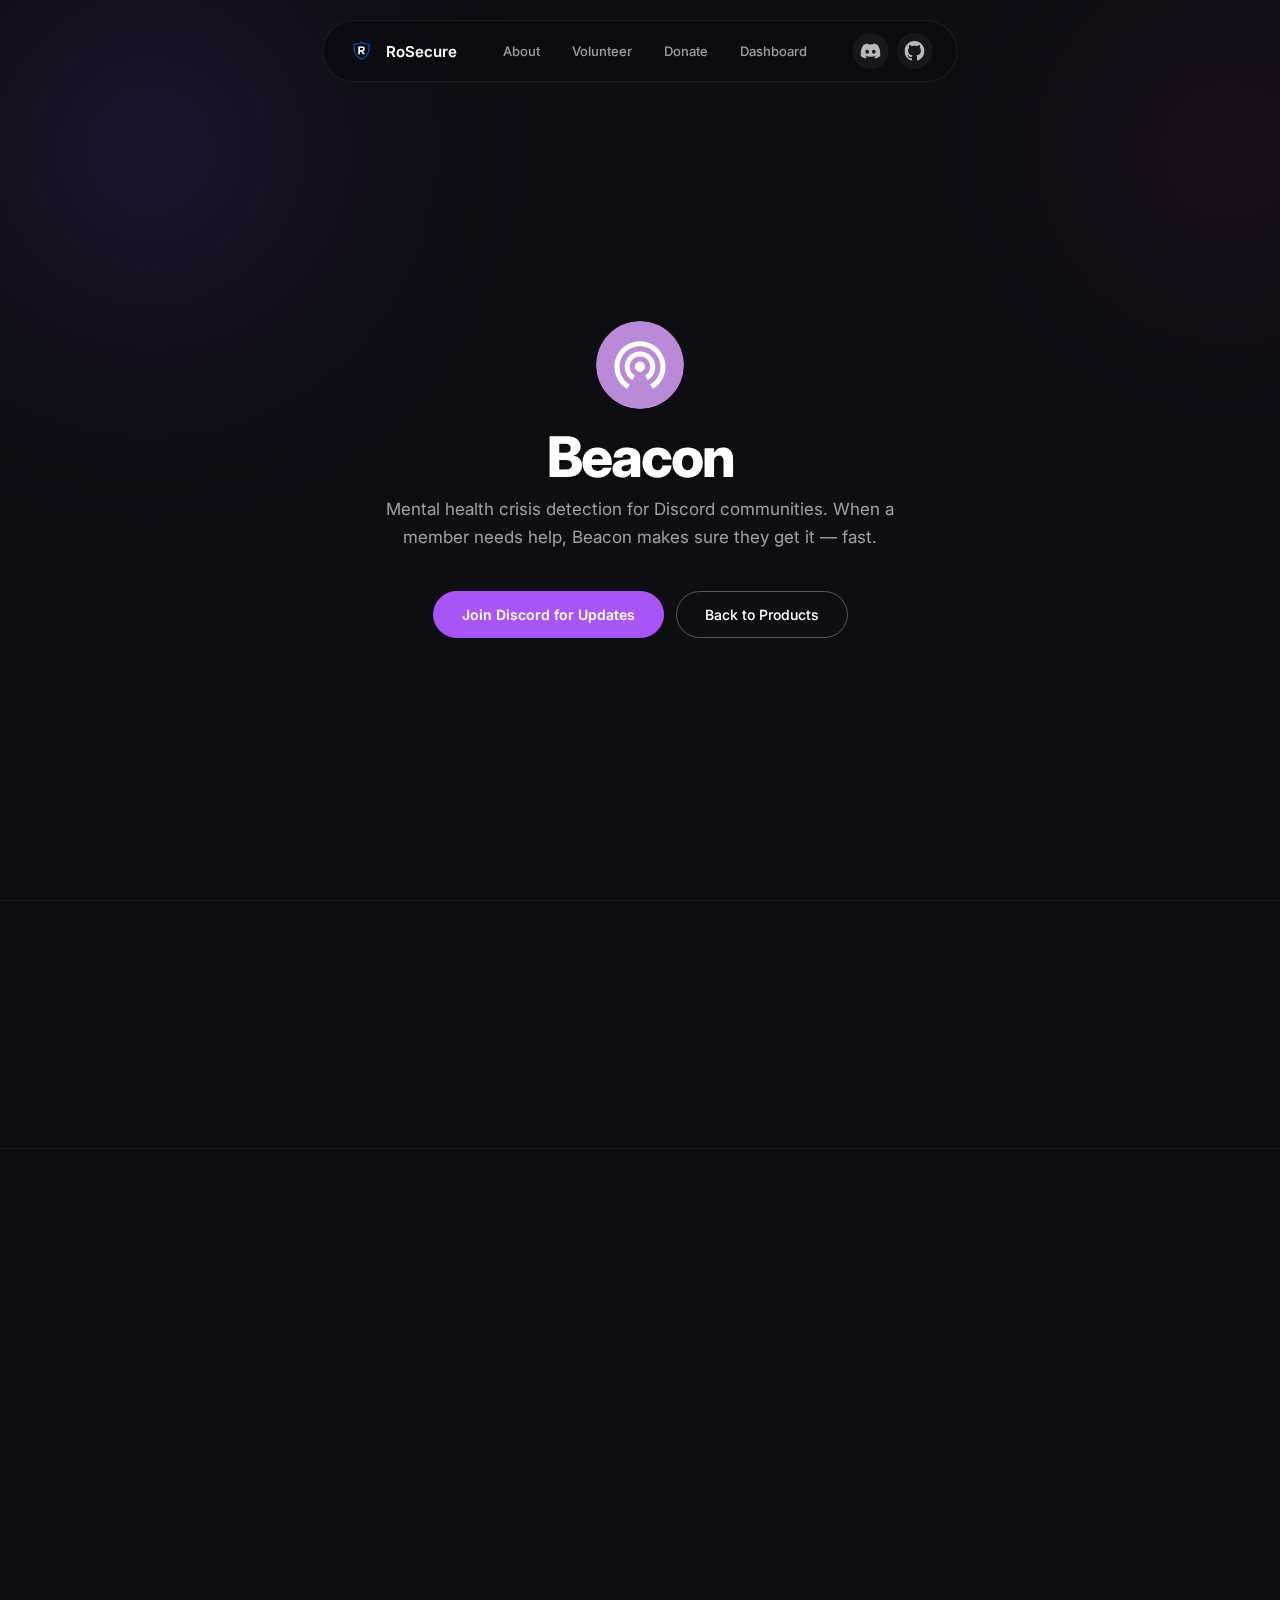
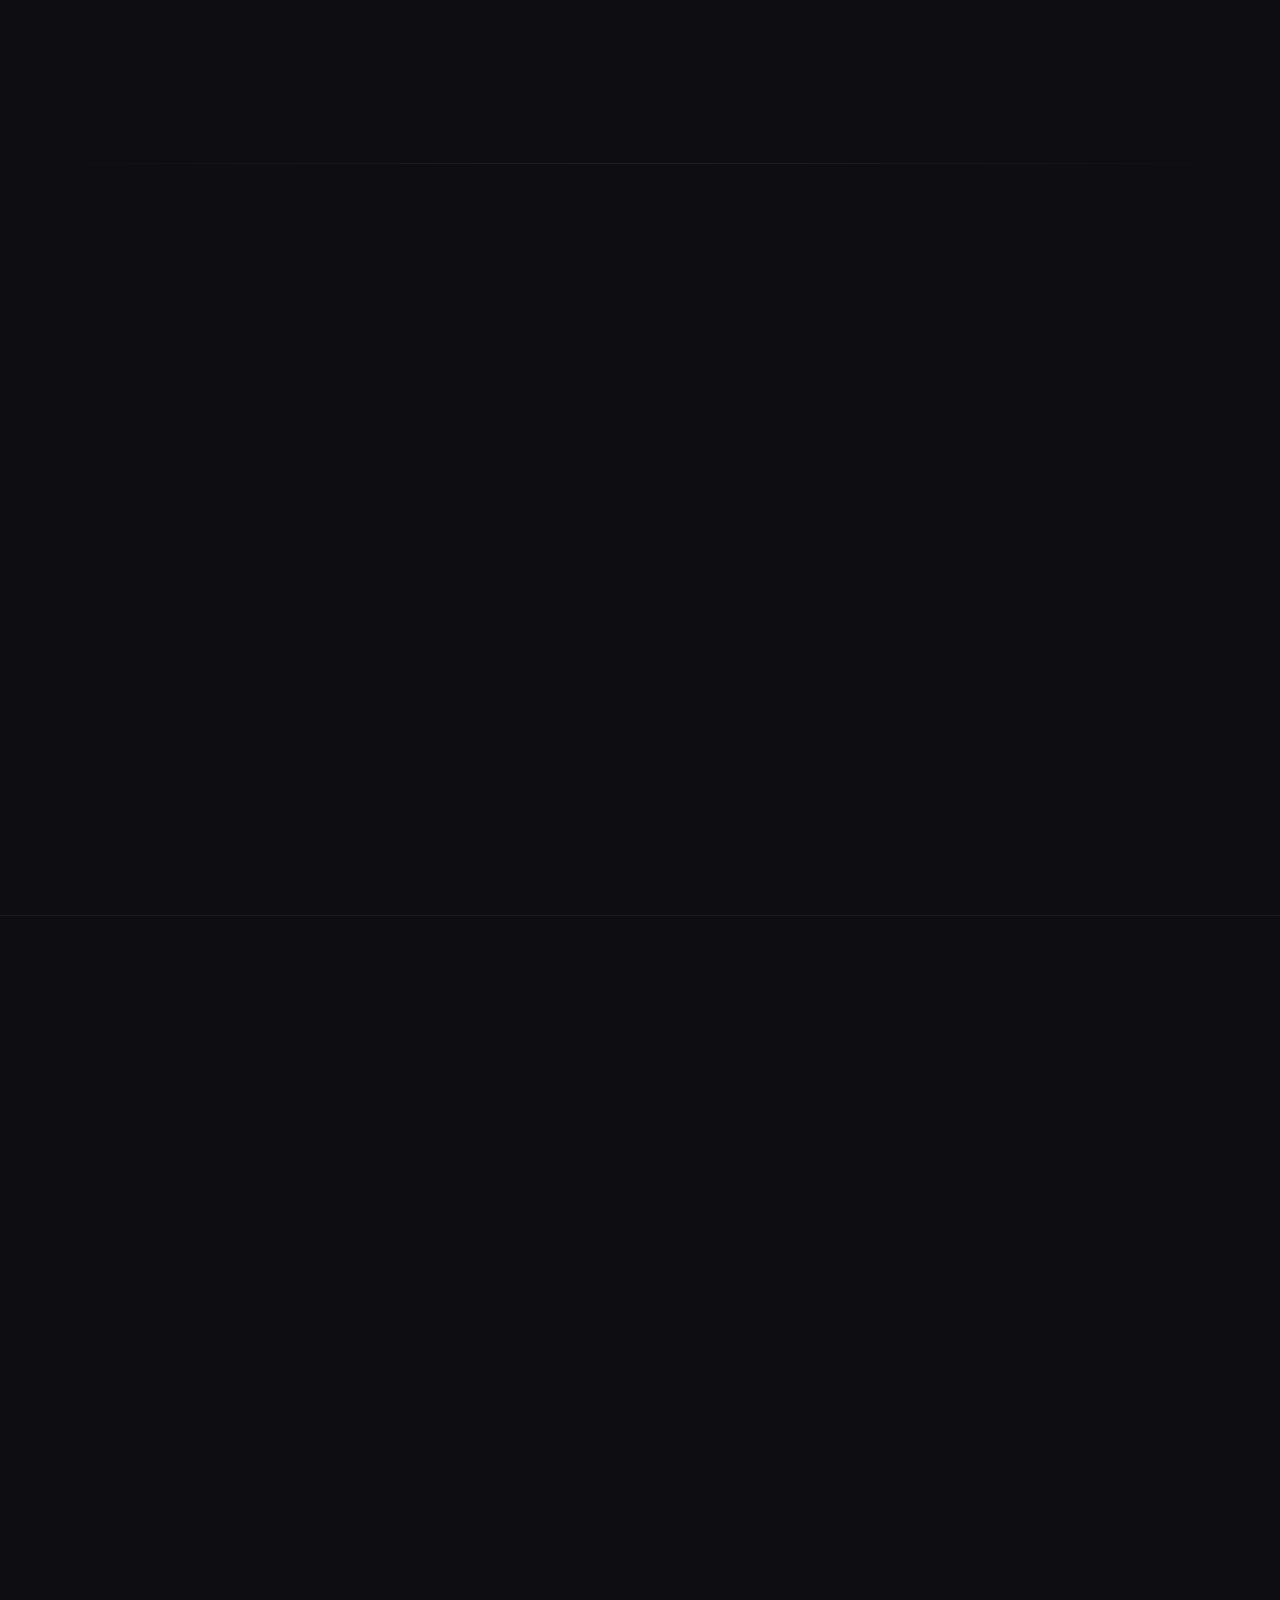
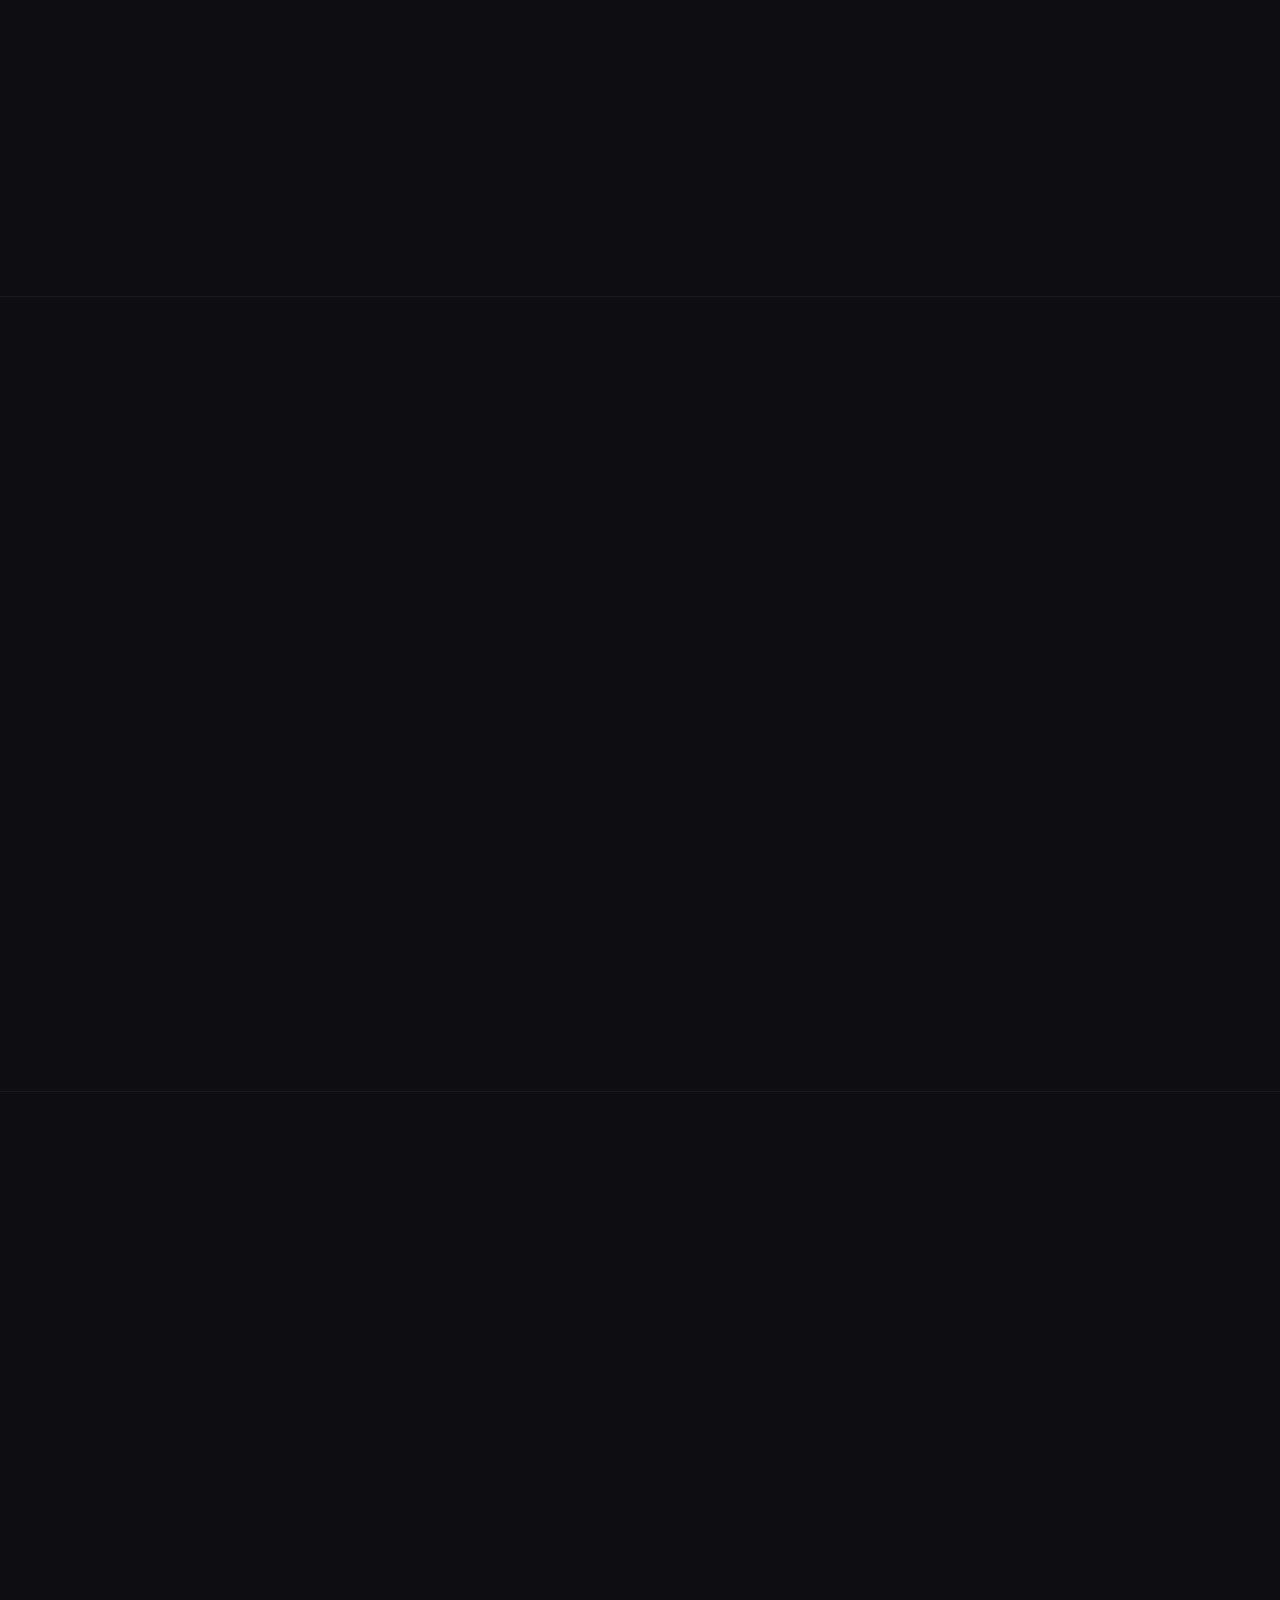
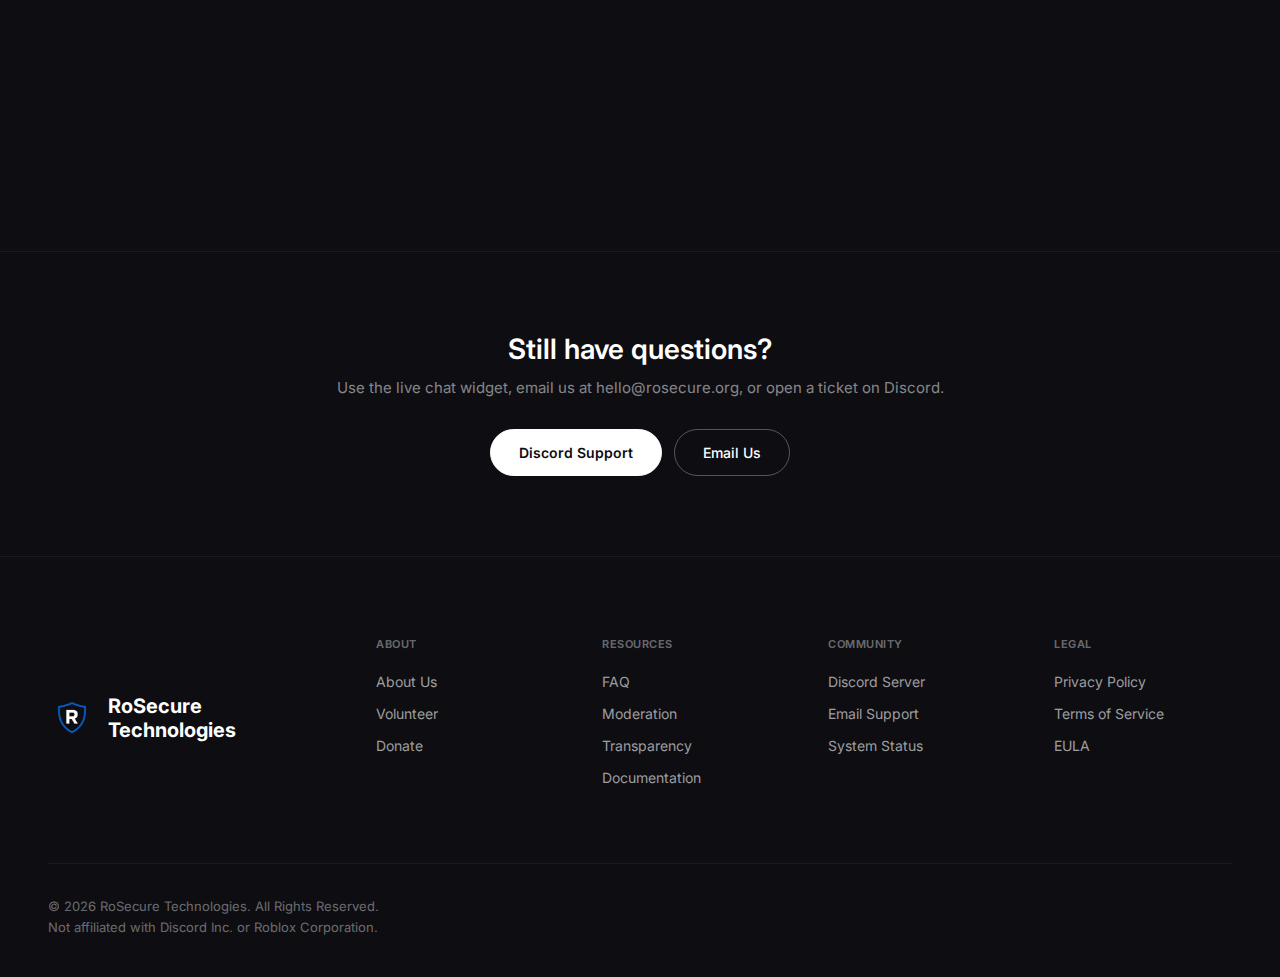
<file: beacon.html>
<!DOCTYPE html>
<html lang="en">
<head>
    <meta charset="UTF-8">
    <meta name="viewport" content="width=device-width, initial-scale=1.0">
    <meta name="description" content="RoSecure Beacon — community mental health safety system that ensures your members get the support they need in a crisis.">
    <meta name="theme-color" content="#a855f7">
    <title>Beacon - RoSecure</title>
    <link rel="icon" type="image/png" href="rosecurelogo.png">
    <link rel="preconnect" href="https://fonts.googleapis.com">
    <link rel="preconnect" href="https://fonts.gstatic.com" crossorigin>
    <link href="https://fonts.googleapis.com/css2?family=Inter:wght@300;400;500;600;700;800&display=swap" rel="stylesheet">
    <style>
        * { margin: 0; padding: 0; box-sizing: border-box; }
        body {
            font-family: 'Inter', -apple-system, BlinkMacSystemFont, sans-serif;
            background: #0d0d12;
            color: #fff;
            -webkit-font-smoothing: antialiased;
        }

        /* ---- HEADER ---- */
        .header-wrapper {
            position: fixed;
            top: 20px; left: 50%;
            transform: translateX(-50%);
            z-index: 1000;
            max-width: 90%; width: auto;
        }
        .header {
            display: flex; align-items: center; justify-content: center;
            gap: 32px; padding: 12px 24px;
            background: rgba(10,10,15,0.9);
            border: 1px solid rgba(255,255,255,0.08);
            border-radius: 50px;
            backdrop-filter: blur(20px);
            -webkit-backdrop-filter: blur(20px);
            white-space: nowrap;
        }
        .logo { display: flex; align-items: center; gap: 10px; text-decoration: none; }
        .logo-img { width: 28px; height: 28px; border-radius: 6px; }
        .logo-text { font-size: 15px; font-weight: 600; color: #fff; }
        .nav { display: flex; gap: 4px; }
        .nav-link {
            padding: 8px 14px; color: rgba(255,255,255,0.6);
            text-decoration: none; font-size: 13px; font-weight: 500;
            border-radius: 50px; transition: all 0.2s;
        }
        .nav-link:hover, .nav-link.active { color: #fff; background: rgba(255,255,255,0.1); }
        .header-right { display: flex; align-items: center; gap: 8px; }
        .discord-btn {
            width: 36px; height: 36px; display: flex; align-items: center; justify-content: center;
            background: rgba(255,255,255,0.05); border-radius: 50%;
            color: rgba(255,255,255,0.7); transition: all 0.2s;
        }
        .discord-btn:hover { background: rgba(88,101,242,0.2); color: #5865F2; }
        .github-btn {
            width: 36px; height: 36px; display: flex; align-items: center; justify-content: center;
            background: rgba(255,255,255,0.05); border-radius: 50%;
            color: rgba(255,255,255,0.7); transition: all 0.2s; text-decoration: none;
        }
        .github-btn:hover { background: rgba(255,255,255,0.15); color: #fff; }
        .mobile-menu-btn {
            display: none; width: 36px; height: 36px;
            background: rgba(255,255,255,0.05); border: 1px solid rgba(255,255,255,0.1);
            border-radius: 10px; cursor: pointer; align-items: center; justify-content: center;
            padding: 0; color: rgba(255,255,255,0.7); transition: all 0.2s; flex-shrink: 0;
        }
        .mobile-menu-btn svg { width: 18px; height: 18px; }
        .mobile-nav {
            display: none; position: fixed; top: 80px; left: 50%; transform: translateX(-50%);
            width: 90%; max-width: 400px;
            background: rgba(10,10,15,0.95); border: 1px solid rgba(255,255,255,0.08);
            border-radius: 20px; backdrop-filter: blur(20px); -webkit-backdrop-filter: blur(20px);
            padding: 16px; z-index: 999; flex-direction: column; gap: 4px;
        }
        .mobile-nav.open { display: flex; }
        .mobile-nav a {
            padding: 12px 16px; color: rgba(255,255,255,0.7); text-decoration: none;
            font-size: 14px; font-weight: 500; border-radius: 12px; transition: all 0.2s;
        }
        .mobile-nav a:hover, .mobile-nav a.active { background: rgba(255,255,255,0.08); color: #fff; }

        /* ---- BUTTONS ---- */
        .btn-primary {
            padding: 14px 28px; background: #fff; border: 1px solid #fff;
            border-radius: 50px; color: #0d0d12; font-size: 14px; font-weight: 600;
            text-decoration: none; transition: all 0.2s; display: inline-block;
        }
        .btn-primary:hover { background: rgba(255,255,255,0.88); }
        .btn-secondary {
            padding: 14px 28px; background: transparent;
            border: 1px solid rgba(255,255,255,0.3);
            border-radius: 50px; color: #fff; font-size: 14px; font-weight: 500;
            text-decoration: none; transition: all 0.2s; display: inline-block;
        }
        .btn-secondary:hover { background: rgba(255,255,255,0.08); border-color: rgba(255,255,255,0.5); }
        .btn-blue {
            padding: 14px 28px;
            background: #a855f7; border: 1px solid #a855f7;
            border-radius: 50px; color: #fff; font-size: 14px; font-weight: 600;
            text-decoration: none; transition: all 0.2s; display: inline-block;
        }
        .btn-blue:hover { background: #9333ea; border-color: #9333ea; }

        /* ---- ANIMATIONS ---- */
        .animate-on-scroll {
            opacity: 0; transition: all 1s cubic-bezier(0.16,1,0.3,1);
            transform-style: preserve-3d; perspective: 1000px;
        }
        .animate-from-bottom { transform: translateY(40px); }
        .animate-tilt-left {
            transform: perspective(1000px) rotateY(12deg) rotateX(4deg) translateX(-30px) scale(0.96);
            transform-origin: right center;
        }
        .animate-tilt-right {
            transform: perspective(1000px) rotateY(-12deg) rotateX(4deg) translateX(30px) scale(0.96);
            transform-origin: left center;
        }
        .animate-tilt-up {
            transform: perspective(1000px) rotateX(8deg) translateY(50px) scale(0.96);
            transform-origin: center bottom;
        }
        .animate-on-scroll.visible {
            opacity: 1;
            transform: perspective(1000px) rotateY(0) rotateX(0) translateX(0) translateY(0) scale(1);
        }
        .delay-1 { transition-delay: 0.1s; }
        .delay-2 { transition-delay: 0.2s; }
        .delay-3 { transition-delay: 0.3s; }

        /* ---- HERO ---- */
        .hero {
            min-height: 100vh;
            display: flex; flex-direction: column;
            align-items: center; justify-content: center;
            text-align: center;
            padding: 160px 32px 100px;
            position: relative; overflow: hidden;
        }
        .hero::before {
            content: ''; position: absolute;
            top: -200px; left: -200px;
            width: 700px; height: 700px;
            background: radial-gradient(circle, rgba(168,85,247,0.15) 0%, transparent 60%);
            filter: blur(80px); pointer-events: none;
        }
        .hero::after {
            content: ''; position: absolute;
            top: -100px; right: -200px;
            width: 500px; height: 500px;
            background: radial-gradient(circle, rgba(236,72,153,0.1) 0%, transparent 60%);
            filter: blur(80px); pointer-events: none;
        }
        .hero-content { position: relative; z-index: 1; max-width: 800px; }
        .hero-badge {
            display: inline-flex; align-items: center; gap: 8px;
            padding: 6px 14px 6px 8px;
            background: rgba(168,85,247,0.12);
            border: 1px solid rgba(168,85,247,0.3);
            border-radius: 50px; margin-bottom: 32px;
        }
        .hero-badge-dot {
            width: 20px; height: 20px;
            display: flex; align-items: center; justify-content: center;
            background: #a855f7; border-radius: 50%;
        }
        .hero-badge-dot svg { width: 11px; height: 11px; color: #fff; }
        .hero-badge-text {
            font-size: 12px; font-weight: 600;
            color: #c4b5fd; letter-spacing: 0.3px;
        }
        .hero-title {
            font-size: 56px; font-weight: 700;
            line-height: 1.1; letter-spacing: -1.5px;
            margin-bottom: 24px; color: #fff;
        }
        .hero-title span { color: rgba(255,255,255,0.45); }
        .hero-desc {
            font-size: 17px; line-height: 1.8;
            color: #fff; max-width: 620px; margin: 0 auto 48px;
        }
        .hero-pills {
            display: flex; flex-wrap: wrap; gap: 10px;
            justify-content: center; margin-bottom: 48px;
        }
        .hero-pill {
            display: flex; align-items: center; gap: 8px;
            padding: 8px 16px;
            background: rgba(255,255,255,0.04);
            border: 1px solid rgba(255,255,255,0.08);
            border-radius: 50px; font-size: 13px; font-weight: 500; color: #fff;
        }
        .hero-pill svg { width: 14px; height: 14px; color: #c4b5fd; flex-shrink: 0; }
        .hero-buttons { display: flex; gap: 12px; justify-content: center; }

        /* ---- STATS BAR ---- */
        .stats-bar {
            padding: 64px 48px;
            border-top: 1px solid rgba(255,255,255,0.06);
            border-bottom: 1px solid rgba(255,255,255,0.06);
        }
        .stats-bar-inner {
            max-width: 900px; margin: 0 auto;
            display: grid; grid-template-columns: repeat(3,1fr);
            gap: 0;
        }
        .stat-item {
            text-align: center; padding: 0 32px;
            border-right: 1px solid rgba(255,255,255,0.06);
        }
        .stat-item:last-child { border-right: none; }
        .stat-number {
            font-size: 48px; font-weight: 700;
            letter-spacing: -2px; color: #fff; line-height: 1;
            margin-bottom: 8px;
        }
        .stat-number span { color: #c4b5fd; }
        .stat-label { font-size: 14px; color: #fff; line-height: 1.5; max-width: 180px; margin: 0 auto; }

        /* ---- SECTION SHARED ---- */
        .section-divider {
            height: 1px;
            background: linear-gradient(90deg, transparent, rgba(255,255,255,0.08), transparent);
        }

        /* ---- FEATURE SPLIT SECTIONS ---- */
        .feat-section {
            padding: 120px 48px;
            position: relative;
        }
        .feat-container {
            max-width: 1040px; margin: 0 auto;
            display: grid; grid-template-columns: 1fr 1fr;
            gap: 80px; align-items: center;
        }
        .feat-container.reverse { direction: rtl; }
        .feat-container.reverse > * { direction: ltr; }
        .feat-label {
            font-size: 11px; font-weight: 600;
            color: rgba(255,255,255,0.35);
            text-transform: uppercase; letter-spacing: 2px; margin-bottom: 14px;
        }
        .feat-title {
            font-size: 36px; font-weight: 600;
            color: #fff; letter-spacing: -0.5px;
            line-height: 1.2; margin-bottom: 20px;
        }
        .feat-desc {
            font-size: 15px; color: #fff;
            line-height: 1.8; margin-bottom: 36px;
        }
        .feat-list { list-style: none; }
        .feat-list li {
            display: flex; align-items: flex-start; gap: 12px;
            padding: 14px 0;
            border-bottom: 1px solid rgba(255,255,255,0.05);
        }
        .feat-list li:last-child { border-bottom: none; padding-bottom: 0; }
        .feat-list-icon {
            width: 32px; height: 32px; flex-shrink: 0;
            display: flex; align-items: center; justify-content: center;
            background: rgba(168,85,247,0.12);
            border-radius: 8px; border: 1px solid rgba(168,85,247,0.2);
        }
        .feat-list-icon svg { width: 16px; height: 16px; color: #c4b5fd; }
        .feat-list-body {}
        .feat-list-title { font-size: 14px; font-weight: 600; color: #fff; margin-bottom: 3px; }
        .feat-list-desc { font-size: 13px; color: #fff; line-height: 1.55; }

        /* Visual panels (right column) */
        .feat-visual {
            background: linear-gradient(135deg, rgba(255,255,255,0.04) 0%, rgba(255,255,255,0.01) 100%);
            border: 1px solid rgba(255,255,255,0.08);
            border-radius: 24px; padding: 40px 36px;
        }
        .feat-visual-stat {
            text-align: center; margin-bottom: 36px;
            padding-bottom: 32px;
            border-bottom: 1px solid rgba(255,255,255,0.06);
        }
        .feat-visual-stat-num {
            font-size: 64px; font-weight: 700;
            letter-spacing: -3px; color: #fff; line-height: 1;
        }
        .feat-visual-stat-num span { color: #c4b5fd; }
        .feat-visual-stat-label { font-size: 14px; color: #fff; margin-top: 8px; }
        .feat-visual-items { display: flex; flex-direction: column; gap: 14px; }
        .feat-visual-item {
            display: flex; align-items: center; gap: 14px;
            padding: 14px 16px;
            background: rgba(255,255,255,0.03);
            border: 1px solid rgba(255,255,255,0.06);
            border-radius: 14px;
        }
        .feat-visual-item-icon {
            width: 40px; height: 40px; flex-shrink: 0;
            display: flex; align-items: center; justify-content: center;
            background: rgba(255,255,255,0.06);
            border-radius: 10px; border: 1px solid rgba(255,255,255,0.09);
        }
        .feat-visual-item-icon svg { width: 20px; height: 20px; color: rgba(255,255,255,0.8); }
        .feat-visual-item-text { font-size: 13px; font-weight: 500; color: #fff; }
        .feat-visual-item-sub { font-size: 12px; color: rgba(255,255,255,0.5); margin-top: 2px; }

        /* Alert preview */
        .alert-preview {
            border-radius: 16px; overflow: hidden;
            border: 1px solid rgba(255,255,255,0.08);
        }
        .alert-header {
            background: rgba(168,85,247,0.15);
            border-bottom: 1px solid rgba(168,85,247,0.2);
            padding: 12px 16px;
            display: flex; align-items: center; gap: 10px;
        }
        .alert-header-dot {
            width: 8px; height: 8px; border-radius: 50%; background: #a855f7;
            box-shadow: 0 0 8px rgba(31,77,255,0.6);
        }
        .alert-header-label { font-size: 11px; font-weight: 700; color: #c4b5fd; letter-spacing: 1px; text-transform: uppercase; }
        .alert-header-time { margin-left: auto; font-size: 11px; color: rgba(255,255,255,0.4); }
        .alert-body { padding: 16px; background: rgba(255,255,255,0.02); }
        .alert-row { display: flex; gap: 10px; margin-bottom: 12px; }
        .alert-row:last-child { margin-bottom: 0; }
        .alert-row-label { font-size: 11px; font-weight: 600; color: rgba(255,255,255,0.35); width: 80px; flex-shrink: 0; text-transform: uppercase; letter-spacing: 0.5px; padding-top: 1px; }
        .alert-row-value { font-size: 13px; color: #fff; line-height: 1.5; }
        .alert-severity {
            display: inline-block; padding: 2px 10px;
            background: rgba(239,68,68,0.15);
            border: 1px solid rgba(239,68,68,0.3);
            border-radius: 50px; font-size: 11px; font-weight: 600; color: #f87171;
        }

        /* ---- QUOTE SECTION ---- */
        .quotes-section {
            padding: 120px 48px;
            border-top: 1px solid rgba(255,255,255,0.06);
        }
        .quotes-container { max-width: 1040px; margin: 0 auto; }
        .quotes-header { text-align: center; margin-bottom: 64px; }
        .quotes-label {
            font-size: 11px; font-weight: 600;
            color: rgba(255,255,255,0.35);
            text-transform: uppercase; letter-spacing: 2px; margin-bottom: 12px;
        }
        .quotes-title {
            font-size: 36px; font-weight: 600;
            color: #fff; letter-spacing: -0.5px;
        }
        .quotes-grid {
            display: grid; grid-template-columns: repeat(3,1fr); gap: 20px;
        }
        .quote-card {
            background: linear-gradient(135deg, rgba(255,255,255,0.04) 0%, rgba(255,255,255,0.01) 100%);
            border: 1px solid rgba(255,255,255,0.08);
            border-radius: 20px; padding: 32px 28px;
            transition: border-color 0.2s;
        }
        .quote-card:hover { border-color: rgba(255,255,255,0.14); }
        .quote-mark {
            width: 32px; height: 32px; margin-bottom: 20px;
            display: flex; align-items: center; justify-content: center;
            background: rgba(168,85,247,0.12); border-radius: 8px;
            border: 1px solid rgba(168,85,247,0.2);
        }
        .quote-mark svg { width: 16px; height: 16px; color: #c4b5fd; }
        .quote-text {
            font-size: 15px; color: #fff;
            line-height: 1.75; margin-bottom: 24px;
            font-style: italic;
        }
        .quote-author { display: flex; align-items: center; gap: 12px; }
        .quote-author-icon {
            width: 36px; height: 36px; flex-shrink: 0;
            display: flex; align-items: center; justify-content: center;
            background: rgba(255,255,255,0.06); border-radius: 50%;
            border: 1px solid rgba(255,255,255,0.1);
        }
        .quote-author-icon svg { width: 18px; height: 18px; color: rgba(255,255,255,0.6); }
        .quote-author-name { font-size: 13px; font-weight: 600; color: #fff; }
        .quote-author-role { font-size: 12px; color: rgba(255,255,255,0.4); }

        /* ---- FAQ ---- */
        .faq-section {
            padding: 120px 48px;
            border-top: 1px solid rgba(255,255,255,0.06);
        }
        .faq-container { max-width: 720px; margin: 0 auto; }
        .faq-header { text-align: center; margin-bottom: 64px; }
        .faq-label {
            font-size: 11px; font-weight: 600;
            color: rgba(255,255,255,0.35);
            text-transform: uppercase; letter-spacing: 2px; margin-bottom: 12px;
        }
        .faq-title {
            font-size: 36px; font-weight: 600;
            color: #fff; letter-spacing: -0.5px;
        }
        .faq-item {
            border-bottom: 1px solid rgba(255,255,255,0.06);
        }
        .faq-question {
            width: 100%; background: none; border: none;
            padding: 24px 0; display: flex; align-items: center;
            justify-content: space-between; gap: 16px;
            cursor: pointer; text-align: left;
        }
        .faq-question-text {
            font-size: 16px; font-weight: 600; color: #fff;
        }
        .faq-icon {
            width: 28px; height: 28px; flex-shrink: 0;
            display: flex; align-items: center; justify-content: center;
            background: rgba(255,255,255,0.06); border-radius: 50%;
            border: 1px solid rgba(255,255,255,0.08);
            transition: all 0.3s;
        }
        .faq-icon svg { width: 14px; height: 14px; color: #fff; transition: transform 0.3s; }
        .faq-item.open .faq-icon { background: rgba(168,85,247,0.15); border-color: rgba(168,85,247,0.3); }
        .faq-item.open .faq-icon svg { transform: rotate(45deg); color: #c4b5fd; }
        .faq-answer {
            overflow: hidden; max-height: 0; transition: max-height 0.4s ease;
        }
        .faq-answer-inner {
            padding: 0 0 24px;
            font-size: 15px; color: #fff; line-height: 1.75;
        }
        .faq-item.open .faq-answer { max-height: 300px; }

        /* ---- NOTIFY CTA ---- */
        .notify-section {
            padding: 120px 48px;
            text-align: center;
            border-top: 1px solid rgba(255,255,255,0.06);
            position: relative; overflow: hidden;
        }
        .notify-section::before {
            content: ''; position: absolute;
            top: 50%; left: 50%; transform: translate(-50%,-50%);
            width: 800px; height: 400px;
            background: radial-gradient(ellipse, rgba(31,77,255,0.1) 0%, transparent 65%);
            filter: blur(40px); pointer-events: none;
        }
        .notify-content { position: relative; z-index: 1; max-width: 560px; margin: 0 auto; }
        .notify-badge {
            display: inline-block; padding: 4px 14px; margin-bottom: 24px;
            background: rgba(168,85,247,0.12); border: 1px solid rgba(168,85,247,0.3);
            border-radius: 50px; font-size: 11px; font-weight: 600; color: #c4b5fd; letter-spacing: 0.5px;
        }
        .notify-title {
            font-size: 44px; font-weight: 700;
            letter-spacing: -1.5px; color: #fff;
            line-height: 1.1; margin-bottom: 16px;
        }
        .notify-desc {
            font-size: 16px; color: #fff;
            line-height: 1.75; margin-bottom: 40px;
        }
        .notify-form {
            display: flex; gap: 8px; max-width: 420px; margin: 0 auto;
        }
        .notify-input {
            flex: 1; padding: 14px 18px;
            background: rgba(255,255,255,0.05);
            border: 1px solid rgba(255,255,255,0.1);
            border-radius: 50px; color: #fff; font-size: 14px;
            font-family: 'Inter', sans-serif; outline: none; transition: border-color 0.2s;
        }
        .notify-input::placeholder { color: rgba(255,255,255,0.35); }
        .notify-input:focus { border-color: rgba(255,255,255,0.25); }
        .notify-btn {
            padding: 14px 24px; background: #fff; border: 1px solid #fff;
            border-radius: 50px; color: #0d0d12; font-size: 14px; font-weight: 600;
            cursor: pointer; font-family: 'Inter', sans-serif; transition: all 0.2s; white-space: nowrap;
        }
        .notify-btn:hover { background: rgba(255,255,255,0.88); }

        /* ---- CTA SECTION ---- */
        .cta-section {
            padding: 80px 48px;
            text-align: center;
            border-top: 1px solid rgba(255,255,255,0.06);
        }
        .cta-title { font-size: 28px; font-weight: 600; margin-bottom: 12px; }
        .cta-text { font-size: 15px; color: rgba(255,255,255,0.5); margin-bottom: 32px; }
        .cta-buttons { display: flex; gap: 12px; justify-content: center; }

        /* ---- FOOTER ---- */
        .footer { padding: 80px 48px 40px; border-top: 1px solid rgba(255,255,255,0.06); }
        .footer-container { max-width: 1200px; margin: 0 auto; }
        .footer-main {
            display: grid; grid-template-columns: 280px repeat(4,1fr);
            gap: 48px; margin-bottom: 64px;
        }
        .footer-brand { display: flex; align-items: center; gap: 12px; }
        .footer-brand img { width: 48px; height: 48px; border-radius: 10px; }
        .footer-brand-text { font-size: 20px; font-weight: 700; }
        .footer-column h4 {
            font-size: 11px; font-weight: 600; color: rgba(255,255,255,0.4);
            text-transform: uppercase; letter-spacing: 0.5px; margin-bottom: 20px;
        }
        .footer-column ul { list-style: none; }
        .footer-column li { margin-bottom: 12px; }
        .footer-column a { color: rgba(255,255,255,0.6); text-decoration: none; font-size: 14px; transition: color 0.2s; }
        .footer-column a:hover { color: #fff; }
        .footer-bottom { padding-top: 32px; border-top: 1px solid rgba(255,255,255,0.06); }
        .footer-copyright { font-size: 13px; color: rgba(255,255,255,0.4); max-width: 500px; line-height: 1.6; }

        /* ---- MODAL ---- */
        .modal-overlay {
            display: none; position: fixed; top: 0; left: 0; right: 0; bottom: 0;
            background: rgba(0,0,0,0.6); backdrop-filter: blur(8px);
            z-index: 2000; align-items: center; justify-content: center;
        }
        .modal-overlay.open { display: flex; }
        .modal {
            text-align: center; max-width: 400px; width: 90%;
            padding: 44px 36px;
            background: rgba(18,18,24,0.95);
            border: 1px solid rgba(255,255,255,0.1);
            border-radius: 24px;
            animation: modalIn 0.3s cubic-bezier(0.16,1,0.3,1);
        }
        @keyframes modalIn {
            from { opacity: 0; transform: scale(0.95) translateY(10px); }
            to { opacity: 1; transform: scale(1) translateY(0); }
        }
        .modal-title { font-size: 20px; font-weight: 700; margin-bottom: 6px; color: #fff; }
        .modal-text { font-size: 14px; color: rgba(255,255,255,0.5); line-height: 1.7; margin-bottom: 24px; }
        .modal-close {
            padding: 10px 24px; background: rgba(255,255,255,0.08);
            border: 1px solid rgba(255,255,255,0.12);
            border-radius: 50px; color: #fff; font-size: 13px; font-weight: 600;
            cursor: pointer; transition: all 0.2s;
        }
        .modal-close:hover { background: rgba(255,255,255,0.15); }

        /* ---- PRODUCT HERO ---- */
        .product-hero-icon { width: 88px; height: 88px; border-radius: 50%; margin: 0 auto 20px; display: block; }
        .product-hero-name { font-size: 56px; font-weight: 800; letter-spacing: -2px; color: #fff; margin-bottom: 10px; line-height: 1; }
        .product-hero-status {
            display: inline-block; padding: 4px 14px; margin-bottom: 24px;
            background: rgba(255,255,255,0.08); border: 1px solid rgba(255,255,255,0.12);
            border-radius: 50px; font-size: 11px; font-weight: 700; color: rgba(255,255,255,0.5);
            letter-spacing: 0.5px; text-transform: uppercase;
        }
        .product-hero-tagline {
            font-size: 17px; color: rgba(255,255,255,0.6);
            max-width: 560px; margin: 0 auto 40px; line-height: 1.65;
        }

        /* ---- FEATURES GRID ---- */
        .features-grid-section { padding: 120px 48px; border-top: 1px solid rgba(255,255,255,0.06); }
        .features-grid-container { max-width: 1040px; margin: 0 auto; }
        .features-grid-header { text-align: center; margin-bottom: 64px; }
        .features-grid-label { font-size: 11px; font-weight: 600; color: rgba(255,255,255,0.35); text-transform: uppercase; letter-spacing: 2px; margin-bottom: 12px; }
        .features-grid-title { font-size: 36px; font-weight: 600; color: #fff; letter-spacing: -0.5px; margin-bottom: 16px; }
        .features-grid-desc { font-size: 15px; color: rgba(255,255,255,0.5); line-height: 1.7; max-width: 520px; margin: 0 auto; }
        .features-grid { display: grid; grid-template-columns: repeat(3, 1fr); gap: 16px; }
        .feature-card { padding: 24px; background: rgba(255,255,255,0.03); border: 1px solid rgba(255,255,255,0.07); border-radius: 18px; transition: border-color 0.2s; }
        .feature-card:hover { border-color: rgba(255,255,255,0.13); }
        .feature-card-icon { width: 40px; height: 40px; display: flex; align-items: center; justify-content: center; border-radius: 12px; margin-bottom: 16px; }
        .feature-card-icon svg { width: 18px; height: 18px; }
        .feature-card-title { font-size: 14px; font-weight: 600; color: #fff; margin-bottom: 6px; }
        .feature-card-desc { font-size: 13px; color: rgba(255,255,255,0.55); line-height: 1.6; }

        /* ---- SMART ALERTS ---- */
        .smart-alerts-section { padding: 120px 48px; border-top: 1px solid rgba(255,255,255,0.06); }
        .smart-alerts-container { max-width: 1040px; margin: 0 auto; }
        .smart-alerts-header { text-align: center; margin-bottom: 64px; }
        .smart-alerts-label { font-size: 11px; font-weight: 600; color: rgba(255,255,255,0.35); text-transform: uppercase; letter-spacing: 2px; margin-bottom: 14px; }
        .smart-alerts-title-wrap { display: flex; align-items: center; justify-content: center; gap: 12px; margin-bottom: 20px; }
        .smart-alerts-title { font-size: 36px; font-weight: 600; color: #fff; letter-spacing: -0.5px; }
        .beta-badge { display: inline-block; padding: 3px 10px; background: rgba(255,180,0,0.12); border: 1px solid rgba(255,180,0,0.25); border-radius: 50px; font-size: 11px; font-weight: 700; color: #ffb400; letter-spacing: 0.5px; }
        .smart-alerts-desc { font-size: 16px; color: #fff; line-height: 1.75; max-width: 640px; margin: 0 auto; }
        .smart-alerts-content { display: grid; grid-template-columns: 1fr 1fr; gap: 64px; align-items: center; }
        .smart-alerts-features { display: flex; flex-direction: column; gap: 16px; }
        .smart-alert-feat { display: flex; align-items: flex-start; gap: 14px; padding: 20px; background: rgba(255,255,255,0.03); border: 1px solid rgba(255,255,255,0.06); border-radius: 16px; }
        .smart-alert-feat-icon { width: 36px; height: 36px; flex-shrink: 0; display: flex; align-items: center; justify-content: center; background: rgba(255,255,255,0.06); border-radius: 10px; border: 1px solid rgba(255,255,255,0.09); }
        .smart-alert-feat-icon svg { width: 18px; height: 18px; color: rgba(255,255,255,0.8); }
        .smart-alert-feat-title { font-size: 14px; font-weight: 600; color: #fff; margin-bottom: 4px; }
        .smart-alert-feat-desc { font-size: 13px; color: #fff; line-height: 1.55; }
        .discord-mockup { background: #313338; border-radius: 8px; padding: 16px; }
        .discord-embed { background: #2b2d31; border-left: 4px solid #ed4245; border-radius: 4px; padding: 16px 16px 12px; }
        .discord-embed-header { display: inline-flex; align-items: center; gap: 6px; background: #ed4245; color: #fff; padding: 3px 10px; border-radius: 3px; font-size: 11px; font-weight: 700; letter-spacing: 0.5px; margin-bottom: 14px; text-transform: uppercase; }
        .discord-embed-body { font-size: 13px; color: #dbdee1; line-height: 1.6; margin-bottom: 10px; font-weight: 500; }
        .discord-embed-sub { font-size: 11.5px; color: #949ba4; line-height: 1.55; margin-bottom: 14px; }
        .discord-embed-fields { display: grid; grid-template-columns: 1fr 1fr; gap: 16px; margin-bottom: 14px; }
        .discord-field-name { font-size: 11px; font-weight: 700; text-transform: uppercase; color: #dbdee1; margin-bottom: 4px; letter-spacing: 0.3px; }
        .discord-field-value { font-size: 13px; color: #dbdee1; }
        .discord-field-user { color: #5865f2; font-weight: 500; }
        .discord-field-content { background: #1e1f22; border: 1px solid rgba(255,255,255,0.08); border-radius: 3px; padding: 6px 10px; font-size: 12px; color: #dbdee1; font-family: monospace; }
        .discord-embed-actions { display: flex; gap: 8px; }
        .embed-btn { padding: 6px 14px; border: none; border-radius: 3px; font-size: 13px; font-weight: 500; cursor: default; font-family: 'Inter', sans-serif; }
        .embed-btn-dismiss { background: #4e5058; color: #fff; }
        .embed-btn-action { background: #ed4245; color: #fff; }
        .embed-btn-safe { background: #248046; color: #fff; }

        /* ---- RESPONSIVE ---- */
        @media (max-width: 1024px) {
            .footer-main { grid-template-columns: repeat(3,1fr); }
            .quotes-grid { grid-template-columns: repeat(2,1fr); }
        }
        @media (max-width: 768px) {
            .header-wrapper { width: 92%; max-width: 92%; top: 12px; }
            .header { gap: 12px; padding: 10px 16px; justify-content: space-between; }
            .nav { display: none; }
            .mobile-menu-btn { display: flex; }
            .mobile-nav { top: 72px; width: 92%; }
            .hero { padding: 130px 20px 80px; }
            .hero-title { font-size: 36px; }
            .hero-desc { font-size: 15px; }
            .hero-pills { gap: 8px; }
            .hero-buttons { flex-direction: column; width: 100%; max-width: 300px; margin: 0 auto; }
            .btn-primary, .btn-secondary, .btn-blue { width: 100%; text-align: center; }
            .stats-bar { padding: 48px 20px; }
            .stats-bar-inner { grid-template-columns: 1fr; gap: 32px; }
            .stat-item { border-right: none; border-bottom: 1px solid rgba(255,255,255,0.06); padding: 0 0 32px; }
            .stat-item:last-child { border-bottom: none; padding-bottom: 0; }
            .feat-section { padding: 72px 20px; }
            .feat-container { grid-template-columns: 1fr; gap: 40px; }
            .feat-container.reverse { direction: ltr; }
            .feat-title { font-size: 28px; }
            .quotes-section { padding: 72px 20px; }
            .quotes-grid { grid-template-columns: 1fr; }
            .faq-section { padding: 72px 20px; }
            .notify-section { padding: 80px 20px; }
            .features-grid-section { padding: 72px 20px; }
            .features-grid { grid-template-columns: 1fr; gap: 12px; }
            .smart-alerts-section { padding: 72px 20px; }
            .smart-alerts-content { grid-template-columns: 1fr; gap: 40px; }
            .notify-title { font-size: 32px; }
            .notify-form { flex-direction: column; }
            .notify-input, .notify-btn { width: 100%; }
            .cta-section { padding: 60px 20px; }
            .cta-buttons { flex-direction: column; }
            .footer { padding: 60px 20px 30px; }
            .footer-main { grid-template-columns: 1fr; gap: 32px; }
            .footer-bottom { flex-direction: column; gap: 16px; text-align: center; }
        }
    </style>
</head>
<body>
    <div class="header-wrapper">
        <header class="header">
            <a href="index.html" class="logo">
                <img src="rosecurelogo.png" alt="RoSecure" class="logo-img">
                <span class="logo-text">RoSecure</span>
            </a>
            <nav class="nav">
                <a href="about.html" class="nav-link">About</a>
                <a href="volunteer.html" class="nav-link">Volunteer</a>
                <a href="donate.html" class="nav-link">Donate</a>
                <a href="dashboard.html" class="nav-link">Dashboard</a>
            </nav>
            <div class="header-right">
                <a href="https://discord.gg/mbXQCEJS58" target="_blank" class="discord-btn">
                    <svg xmlns="http://www.w3.org/2000/svg" width="20" height="20" viewBox="0 0 24 24" fill="currentColor"><path d="M20.317 4.37a19.791 19.791 0 0 0-4.885-1.515.074.074 0 0 0-.079.037c-.21.375-.444.864-.608 1.25a18.27 18.27 0 0 0-5.487 0 12.64 12.64 0 0 0-.617-1.25.077.077 0 0 0-.079-.037A19.736 19.736 0 0 0 3.677 4.37a.07.07 0 0 0-.032.027C.533 9.046-.32 13.58.099 18.057a.082.082 0 0 0 .031.057 19.9 19.9 0 0 0 5.993 3.03.078.078 0 0 0 .084-.028 14.09 14.09 0 0 0 1.226-1.994.076.076 0 0 0-.041-.106 13.107 13.107 0 0 1-1.872-.892.077.077 0 0 1-.008-.128 10.2 10.2 0 0 0 .372-.292.074.074 0 0 1 .077-.01c3.928 1.793 8.18 1.793 12.062 0a.074.074 0 0 1 .078.01c.12.098.246.198.373.292a.077.077 0 0 1-.006.127 12.299 12.299 0 0 1-1.873.892.077.077 0 0 0-.041.107c.36.698.772 1.362 1.225 1.993a.076.076 0 0 0 .084.028 19.839 19.839 0 0 0 6.002-3.03.077.077 0 0 0 .032-.054c.5-5.177-.838-9.674-3.549-13.66a.061.061 0 0 0-.031-.03zM8.02 15.33c-1.183 0-2.157-1.085-2.157-2.419 0-1.333.956-2.419 2.157-2.419 1.21 0 2.176 1.096 2.157 2.42 0 1.333-.956 2.418-2.157 2.418zm7.975 0c-1.183 0-2.157-1.085-2.157-2.419 0-1.333.956-2.419 2.157-2.419 1.21 0 2.176 1.096 2.157 2.42 0 1.333-.947 2.418-2.157 2.418z"/></svg>
                </a>
                <a href="https://github.com/mrarch0" target="_blank" class="github-btn" aria-label="GitHub">
                    <svg xmlns="http://www.w3.org/2000/svg" width="20" height="20" viewBox="0 0 24 24" fill="currentColor"><path d="M12 0c-6.626 0-12 5.373-12 12 0 5.302 3.438 9.8 8.207 11.387.599.111.793-.261.793-.577v-2.234c-3.338.726-4.033-1.416-4.033-1.416-.546-1.387-1.333-1.756-1.333-1.756-1.089-.745.083-.729.083-.729 1.205.084 1.839 1.237 1.839 1.237 1.07 1.834 2.807 1.304 3.492.997.107-.775.418-1.305.762-1.604-2.665-.305-5.467-1.334-5.467-5.931 0-1.311.469-2.381 1.236-3.221-.124-.303-.535-1.524.117-3.176 0 0 1.008-.322 3.301 1.23.957-.266 1.983-.399 3.003-.404 1.02.005 2.047.138 3.006.404 2.291-1.552 3.297-1.23 3.297-1.23.653 1.653.242 2.874.118 3.176.77.84 1.235 1.911 1.235 3.221 0 4.609-2.807 5.624-5.479 5.921.43.372.823 1.102.823 2.222v3.293c0 .319.192.694.801.576 4.765-1.589 8.199-6.086 8.199-11.386 0-6.627-5.373-12-12-12z"/></svg>
                </a>
                <button class="mobile-menu-btn" onclick="document.getElementById('mobileNav').classList.toggle('open')" aria-label="Menu">
                    <svg viewBox="0 0 24 24" fill="none" stroke="currentColor" stroke-width="2"><line x1="3" y1="6" x2="21" y2="6"/><line x1="3" y1="12" x2="21" y2="12"/><line x1="3" y1="18" x2="21" y2="18"/></svg>
                </button>
            </div>
        </header>
    </div>
    <nav class="mobile-nav" id="mobileNav">
        <a href="about.html">About</a>
        <a href="volunteer.html">Volunteer</a>
        <a href="donate.html">Donate</a>
        <a href="dashboard.html">Dashboard</a>
        <a href="https://discord.gg/mbXQCEJS58" target="_blank">Discord</a>
        <a href="https://github.com/mrarch0" target="_blank">GitHub</a>
    </nav>

    <!-- HERO -->
    <section class="hero">
        <div class="hero-content animate-on-scroll animate-from-bottom">
            <img src="beacon-rosecure.svg" alt="Beacon" class="product-hero-icon">
            <h1 class="product-hero-name">Beacon</h1>
            <p class="product-hero-tagline">Mental health crisis detection for Discord communities. When a member needs help, Beacon makes sure they get it — fast.</p>
            <div class="hero-buttons">
                <a href="https://discord.gg/mbXQCEJS58" target="_blank" class="btn-blue">Join Discord for Updates</a>
                <a href="index.html#products" class="btn-secondary">Back to Products</a>
            </div>
        </div>
    </section>

    <!-- STATS BAR -->
    <div class="stats-bar">
        <div class="stats-bar-inner">
            <div class="stat-item animate-on-scroll animate-from-bottom">
                <div class="stat-number"><span>24</span>/7</div>
                <p class="stat-label">Continuous monitoring across your entire community</p>
            </div>
            <div class="stat-item animate-on-scroll animate-from-bottom delay-1">
                <div class="stat-number">&lt;<span>60</span>s</div>
                <p class="stat-label">Alert delivery time from detection to moderator notification</p>
            </div>
            <div class="stat-item animate-on-scroll animate-from-bottom delay-2">
                <div class="stat-number"><span>0</span></div>
                <p class="stat-label">Prior experience required — Beacon handles the heavy lifting</p>
            </div>
        </div>
    </div>

    <!-- FEATURE 1: Moderator Efficiency -->
    <section class="feat-section">
        <div class="feat-container animate-on-scroll animate-tilt-up" style="grid-template-columns:1fr;">
            <div>
                <p class="feat-label">For moderators</p>
                <h2 class="feat-title">Maximize moderator efficiency.</h2>
                <p class="feat-desc">Powerful AI filters irrelevant activity, ensuring your moderation team dedicates their time to verifiable, high-risk situations — not noise. Spend less time guessing, more time acting.</p>
                <ul class="feat-list">
                    <li>
                        <div class="feat-list-icon">
                            <svg viewBox="0 0 24 24" fill="none" stroke="currentColor" stroke-width="2" stroke-linecap="round" stroke-linejoin="round"><circle cx="11" cy="11" r="8"/><line x1="21" y1="21" x2="16.65" y2="16.65"/></svg>
                        </div>
                        <div class="feat-list-body">
                            <p class="feat-list-title">AI-driven triage</p>
                            <p class="feat-list-desc">Alerts are scored by severity so your team always knows what to handle first.</p>
                        </div>
                    </li>
                    <li>
                        <div class="feat-list-icon">
                            <svg viewBox="0 0 24 24" fill="none" stroke="currentColor" stroke-width="2" stroke-linecap="round" stroke-linejoin="round"><path d="M18 8h1a4 4 0 0 1 0 8h-1"/><path d="M2 8h16v9a4 4 0 0 1-4 4H6a4 4 0 0 1-4-4V8z"/><line x1="6" y1="1" x2="6" y2="4"/><line x1="10" y1="1" x2="10" y2="4"/><line x1="14" y1="1" x2="14" y2="4"/></svg>
                        </div>
                        <div class="feat-list-body">
                            <p class="feat-list-title">Multi-channel routing</p>
                            <p class="feat-list-desc">Route alerts to specific moderators, roles, or channels based on severity and time of day.</p>
                        </div>
                    </li>
                    <li>
                        <div class="feat-list-icon">
                            <svg viewBox="0 0 24 24" fill="none" stroke="currentColor" stroke-width="2" stroke-linecap="round" stroke-linejoin="round"><polyline points="22 12 18 12 15 21 9 3 6 12 2 12"/></svg>
                        </div>
                        <div class="feat-list-body">
                            <p class="feat-list-title">Alert history dashboard</p>
                            <p class="feat-list-desc">Full audit trail of every alert, action taken, and outcome for accountability.</p>
                        </div>
                    </li>
                </ul>
            </div>
        </div>
    </section>

    <div class="section-divider"></div>

    <!-- FEATURE 2: Customizable Workflows -->
    <section class="feat-section">
        <div class="feat-container animate-on-scroll animate-tilt-left">
            <div>
                <p class="feat-label">For server admins</p>
                <h2 class="feat-title">Customizable control for complex workflows.</h2>
                <p class="feat-desc">Beacon is built for scale — with customized alert workflows that meet your server's structure and requirements. You define the escalation paths, by moderator, alert severity, or time of day, ensuring a consistent, appropriate, auditable response every time.</p>
                <ul class="feat-list">
                    <li>
                        <div class="feat-list-icon">
                            <svg viewBox="0 0 24 24" fill="none" stroke="currentColor" stroke-width="2" stroke-linecap="round" stroke-linejoin="round"><circle cx="12" cy="12" r="10"/><polyline points="12 6 12 12 16 14"/></svg>
                        </div>
                        <div class="feat-list-body">
                            <p class="feat-list-title">Time-of-day routing</p>
                            <p class="feat-list-desc">Different on-call moderators for different hours. Beacon routes accordingly.</p>
                        </div>
                    </li>
                    <li>
                        <div class="feat-list-icon">
                            <svg viewBox="0 0 24 24" fill="none" stroke="currentColor" stroke-width="2" stroke-linecap="round" stroke-linejoin="round"><polyline points="16 18 22 12 16 6"/><polyline points="8 6 2 12 8 18"/></svg>
                        </div>
                        <div class="feat-list-body">
                            <p class="feat-list-title">API & webhook support</p>
                            <p class="feat-list-desc">Push alerts into your own tools, bots, or dashboards via webhook.</p>
                        </div>
                    </li>
                    <li>
                        <div class="feat-list-icon">
                            <svg viewBox="0 0 24 24" fill="none" stroke="currentColor" stroke-width="2" stroke-linecap="round" stroke-linejoin="round"><path d="M2 3h6a4 4 0 0 1 4 4v14a3 3 0 0 0-3-3H2z"/><path d="M22 3h-6a4 4 0 0 0-4 4v14a3 3 0 0 1 3-3h7z"/></svg>
                        </div>
                        <div class="feat-list-body">
                            <p class="feat-list-title">Resource library</p>
                            <p class="feat-list-desc">Customize which mental health resources Beacon sends to members based on alert type.</p>
                        </div>
                    </li>
                </ul>
            </div>
            <div class="feat-visual">
                <div class="feat-visual-items">
                    <div class="feat-visual-item">
                        <div class="feat-visual-item-icon">
                            <svg viewBox="0 0 24 24" fill="none" stroke="currentColor" stroke-width="2" stroke-linecap="round" stroke-linejoin="round"><path d="M20.84 4.61a5.5 5.5 0 0 0-7.78 0L12 5.67l-1.06-1.06a5.5 5.5 0 0 0-7.78 7.78l1.06 1.06L12 21.23l7.78-7.78 1.06-1.06a5.5 5.5 0 0 0 0-7.78z"/></svg>
                        </div>
                        <div>
                            <p class="feat-visual-item-text">High Severity</p>
                            <p class="feat-visual-item-sub">Lead moderator + DM in &lt;60s</p>
                        </div>
                    </div>
                    <div class="feat-visual-item">
                        <div class="feat-visual-item-icon">
                            <svg viewBox="0 0 24 24" fill="none" stroke="currentColor" stroke-width="2" stroke-linecap="round" stroke-linejoin="round"><circle cx="12" cy="12" r="10"/><line x1="12" y1="8" x2="12" y2="12"/><line x1="12" y1="16" x2="12.01" y2="16"/></svg>
                        </div>
                        <div>
                            <p class="feat-visual-item-text">Medium Severity</p>
                            <p class="feat-visual-item-sub">Alert channel post + role ping</p>
                        </div>
                    </div>
                    <div class="feat-visual-item">
                        <div class="feat-visual-item-icon">
                            <svg viewBox="0 0 24 24" fill="none" stroke="currentColor" stroke-width="2" stroke-linecap="round" stroke-linejoin="round"><polyline points="22 12 18 12 15 21 9 3 6 12 2 12"/></svg>
                        </div>
                        <div>
                            <p class="feat-visual-item-text">Low Severity</p>
                            <p class="feat-visual-item-sub">Logged silently for review</p>
                        </div>
                    </div>
                    <div class="feat-visual-item">
                        <div class="feat-visual-item-icon">
                            <svg viewBox="0 0 24 24" fill="none" stroke="currentColor" stroke-width="2" stroke-linecap="round" stroke-linejoin="round"><circle cx="12" cy="12" r="10"/><polyline points="12 6 12 12 16 14"/></svg>
                        </div>
                        <div>
                            <p class="feat-visual-item-text">After Hours</p>
                            <p class="feat-visual-item-sub">On-call backup moderator notified</p>
                        </div>
                    </div>
                </div>
            </div>
        </div>
    </section>

    <!-- FEATURES GRID -->
    <section class="features-grid-section">
        <div class="features-grid-container">
            <div class="features-grid-header animate-on-scroll animate-from-bottom">
                <p class="features-grid-label">What's included</p>
                <h2 class="features-grid-title">Everything Beacon does.</h2>
            </div>
            <div class="features-grid animate-on-scroll animate-from-bottom">
                <div class="feature-card">
                    <div class="feature-card-icon" style="background:rgba(168,85,247,0.12);border:1px solid rgba(168,85,247,0.2);">
                        <svg viewBox="0 0 24 24" fill="none" stroke="#c4b5fd" stroke-width="2" stroke-linecap="round" stroke-linejoin="round"><path d="M18 8A6 6 0 0 0 6 8c0 7-3 9-3 9h18s-3-2-3-9"/><path d="M13.73 21a2 2 0 0 1-3.46 0"/></svg>
                    </div>
                    <h3 class="feature-card-title">Smart alerts</h3>
                    <p class="feature-card-desc">Owner-level and designated moderator notifications for flagged content that needs review.</p>
                </div>
                <div class="feature-card">
                    <div class="feature-card-icon" style="background:rgba(168,85,247,0.12);border:1px solid rgba(168,85,247,0.2);">
                        <svg viewBox="0 0 24 24" fill="none" stroke="#c4b5fd" stroke-width="2" stroke-linecap="round" stroke-linejoin="round"><circle cx="11" cy="11" r="8"/><line x1="21" y1="21" x2="16.65" y2="16.65"/></svg>
                    </div>
                    <h3 class="feature-card-title">Keyword detection</h3>
                    <p class="feature-card-desc">Safety filtering that identifies distress language and crisis indicators across your server.</p>
                </div>
                <div class="feature-card">
                    <div class="feature-card-icon" style="background:rgba(168,85,247,0.12);border:1px solid rgba(168,85,247,0.2);">
                        <svg viewBox="0 0 24 24" fill="none" stroke="#c4b5fd" stroke-width="2" stroke-linecap="round" stroke-linejoin="round"><path d="M21 15a2 2 0 0 1-2 2H7l-4 4V5a2 2 0 0 1 2-2h14a2 2 0 0 1 2 2z"/></svg>
                    </div>
                    <h3 class="feature-card-title">Automated crisis DMs</h3>
                    <p class="feature-card-desc">Members receive automated direct messages with health and crisis resources when flagged.</p>
                </div>
                <div class="feature-card">
                    <div class="feature-card-icon" style="background:rgba(168,85,247,0.12);border:1px solid rgba(168,85,247,0.2);">
                        <svg viewBox="0 0 24 24" fill="none" stroke="#c4b5fd" stroke-width="2" stroke-linecap="round" stroke-linejoin="round"><rect x="3" y="11" width="18" height="11" rx="2" ry="2"/><path d="M7 11V7a5 5 0 0 1 10 0v4"/></svg>
                    </div>
                    <h3 class="feature-card-title">Private review system</h3>
                    <p class="feature-card-desc">Flagged content is confidential — only server owners or designated trusted administrators can access it.</p>
                </div>
                <div class="feature-card">
                    <div class="feature-card-icon" style="background:rgba(168,85,247,0.12);border:1px solid rgba(168,85,247,0.2);">
                        <svg viewBox="0 0 24 24" fill="none" stroke="#c4b5fd" stroke-width="2" stroke-linecap="round" stroke-linejoin="round"><path d="M17 21v-2a4 4 0 0 0-4-4H5a4 4 0 0 0-4 4v2"/><circle cx="9" cy="7" r="4"/><path d="M23 21v-2a4 4 0 0 0-3-3.87"/><path d="M16 3.13a4 4 0 0 1 0 7.75"/></svg>
                    </div>
                    <h3 class="feature-card-title">Cooperative safety reporting</h3>
                    <p class="feature-card-desc">A framework for coordinated safety responses across your moderation team.</p>
                </div>
                <div class="feature-card">
                    <div class="feature-card-icon" style="background:rgba(168,85,247,0.12);border:1px solid rgba(168,85,247,0.2);">
                        <svg viewBox="0 0 24 24" fill="none" stroke="#c4b5fd" stroke-width="2" stroke-linecap="round" stroke-linejoin="round"><polyline points="23 6 13.5 15.5 8.5 10.5 1 18"/><polyline points="17 6 23 6 23 12"/></svg>
                    </div>
                    <h3 class="feature-card-title">Accuracy feedback loop</h3>
                    <p class="feature-card-desc">Marking alerts as false positives trains the detection system to improve over time for your server.</p>
                </div>
                <div class="feature-card">
                    <div class="feature-card-icon" style="background:rgba(168,85,247,0.12);border:1px solid rgba(168,85,247,0.2);">
                        <svg viewBox="0 0 24 24" fill="none" stroke="#c4b5fd" stroke-width="2" stroke-linecap="round" stroke-linejoin="round"><path d="M20.84 4.61a5.5 5.5 0 0 0-7.78 0L12 5.67l-1.06-1.06a5.5 5.5 0 0 0-7.78 7.78l1.06 1.06L12 21.23l7.78-7.78 1.06-1.06a5.5 5.5 0 0 0 0-7.78z"/></svg>
                    </div>
                    <h3 class="feature-card-title">Member wellbeing focus</h3>
                    <p class="feature-card-desc">Designed to support members experiencing emotional distress — not just flag and forget.</p>
                </div>
                <div class="feature-card">
                    <div class="feature-card-icon" style="background:rgba(168,85,247,0.12);border:1px solid rgba(168,85,247,0.2);">
                        <svg viewBox="0 0 24 24" fill="none" stroke="#c4b5fd" stroke-width="2" stroke-linecap="round" stroke-linejoin="round"><circle cx="12" cy="12" r="10"/><polyline points="12 6 12 12 16 14"/></svg>
                    </div>
                    <h3 class="feature-card-title">24/7 continuous monitoring</h3>
                    <p class="feature-card-desc">Always-on oversight across every channel in your server, even when your moderators are offline.</p>
                </div>
            </div>
        </div>
    </section>

    <!-- SMART ALERTS -->
    <section class="smart-alerts-section">
        <div class="smart-alerts-container">
            <div class="smart-alerts-header animate-on-scroll animate-from-bottom">
                <p class="smart-alerts-label">Moderation</p>
                <div class="smart-alerts-title-wrap">
                    <h2 class="smart-alerts-title">Smart Alerts</h2>
                    <span class="beta-badge">BETA</span>
                </div>
                <p class="smart-alerts-desc">Moderators review content flagged for potentially violating your custom policies or Discord's Community Guidelines — with full context in every alert.</p>
            </div>
            <div class="smart-alerts-content animate-on-scroll animate-tilt-left">
                <div class="smart-alerts-features">
                    <div class="smart-alert-feat">
                        <div class="smart-alert-feat-icon">
                            <svg viewBox="0 0 24 24" fill="none" stroke="currentColor" stroke-width="2" stroke-linecap="round" stroke-linejoin="round"><circle cx="11" cy="11" r="8"/><line x1="21" y1="21" x2="16.65" y2="16.65"/></svg>
                        </div>
                        <div>
                            <p class="smart-alert-feat-title">Human review, always</p>
                            <p class="smart-alert-feat-desc">No automatic punishments. Every alert goes to a moderator who reviews context and decides the right action.</p>
                        </div>
                    </div>
                    <div class="smart-alert-feat">
                        <div class="smart-alert-feat-icon">
                            <svg viewBox="0 0 24 24" fill="none" stroke="currentColor" stroke-width="2" stroke-linecap="round" stroke-linejoin="round"><path d="M14 2H6a2 2 0 0 0-2 2v16a2 2 0 0 0 2 2h12a2 2 0 0 0 2-2V8z"/><polyline points="14 2 14 8 20 8"/><line x1="16" y1="13" x2="8" y2="13"/><line x1="16" y1="17" x2="8" y2="17"/></svg>
                        </div>
                        <div>
                            <p class="smart-alert-feat-title">Full flagged context</p>
                            <p class="smart-alert-feat-desc">Each alert includes the flagged content, the Discord account involved, and the policy it may have violated.</p>
                        </div>
                    </div>
                    <div class="smart-alert-feat">
                        <div class="smart-alert-feat-icon">
                            <svg viewBox="0 0 24 24" fill="none" stroke="currentColor" stroke-width="2" stroke-linecap="round" stroke-linejoin="round"><path d="M12 22s8-4 8-10V5l-8-3-8 3v7c0 6 8 10 8 10z"/></svg>
                        </div>
                        <div>
                            <p class="smart-alert-feat-title">Improves over time</p>
                            <p class="smart-alert-feat-desc">Marking alerts as false positives trains the system to reduce noise for your team.</p>
                        </div>
                    </div>
                </div>
                <div class="discord-mockup">
                    <div class="discord-embed">
                        <div class="discord-embed-header">
                            <svg viewBox="0 0 24 24" width="10" height="10" fill="currentColor"><circle cx="12" cy="12" r="10"/></svg>
                            Alert Generated
                        </div>
                        <p class="discord-embed-body">An alert has been generated because a server member was flagged for activity that requires human moderator review before any action is taken.</p>
                        <p class="discord-embed-sub">This alert does not automatically apply punishment. A moderator must review the context and decide the appropriate response.</p>
                        <div class="discord-embed-fields">
                            <div>
                                <p class="discord-field-name">Discord Account</p>
                                <p class="discord-field-value"><span class="discord-field-user">@unknown-user</span></p>
                            </div>
                            <div>
                                <p class="discord-field-name">Flagged Content</p>
                                <div class="discord-field-content">This message is unsafe</div>
                            </div>
                        </div>
                        <div class="discord-embed-actions">
                            <button class="embed-btn embed-btn-dismiss">Dismiss</button>
                            <button class="embed-btn embed-btn-action">Take action</button>
                            <button class="embed-btn embed-btn-safe">This is safe</button>
                        </div>
                    </div>
                </div>
            </div>
        </div>
    </section>

    <!-- FAQ -->
    <section class="faq-section">
        <div class="faq-container">
            <div class="faq-header animate-on-scroll animate-from-bottom">
                <p class="faq-label">Questions</p>
                <h2 class="faq-title">What people ask about Beacon.</h2>
            </div>
            <div class="animate-on-scroll animate-from-bottom">
                <div class="faq-item">
                    <button class="faq-question" onclick="toggleFaq(this)">
                        <span class="faq-question-text">Can we customize the alert workflow and escalation based on severity or time of day?</span>
                        <div class="faq-icon"><svg viewBox="0 0 24 24" fill="none" stroke="currentColor" stroke-width="2.5" stroke-linecap="round" stroke-linejoin="round"><line x1="12" y1="5" x2="12" y2="19"/><line x1="5" y1="12" x2="19" y2="12"/></svg></div>
                    </button>
                    <div class="faq-answer"><div class="faq-answer-inner">Yes. Beacon allows granular customization of escalation lists and notification rules based on alert severity, the specific channel or role, and the time of day — ensuring compliance with your community's internal safety guidelines.</div></div>
                </div>
                <div class="faq-item">
                    <button class="faq-question" onclick="toggleFaq(this)">
                        <span class="faq-question-text">What types of activity does Beacon actually analyze for risk?</span>
                        <div class="faq-icon"><svg viewBox="0 0 24 24" fill="none" stroke="currentColor" stroke-width="2.5" stroke-linecap="round" stroke-linejoin="round"><line x1="12" y1="5" x2="12" y2="19"/><line x1="5" y1="12" x2="19" y2="12"/></svg></div>
                    </button>
                    <div class="faq-answer"><div class="faq-answer-inner">Beacon analyzes message patterns across your Discord server — including message content, frequency, behavioral shifts, and contextual signals. It's trained to detect distress language, crisis indicators, and patterns consistent with self-harm or mental health crises, while minimizing false positives.</div></div>
                </div>
                <div class="faq-item">
                    <button class="faq-question" onclick="toggleFaq(this)">
                        <span class="faq-question-text">How does the AI reduce false positive alerts?</span>
                        <div class="faq-icon"><svg viewBox="0 0 24 24" fill="none" stroke="currentColor" stroke-width="2.5" stroke-linecap="round" stroke-linejoin="round"><line x1="12" y1="5" x2="12" y2="19"/><line x1="5" y1="12" x2="19" y2="12"/></svg></div>
                    </button>
                    <div class="faq-answer"><div class="faq-answer-inner">Beacon's model analyzes context — not just individual words or phrases. It looks at the full conversation window, member history, and behavioral patterns over time. This means it understands the difference between someone expressing frustration casually and someone who is genuinely at risk.</div></div>
                </div>
                <div class="faq-item">
                    <button class="faq-question" onclick="toggleFaq(this)">
                        <span class="faq-question-text">Is Beacon free?</span>
                        <div class="faq-icon"><svg viewBox="0 0 24 24" fill="none" stroke="currentColor" stroke-width="2.5" stroke-linecap="round" stroke-linejoin="round"><line x1="12" y1="5" x2="12" y2="19"/><line x1="5" y1="12" x2="19" y2="12"/></svg></div>
                    </button>
                    <div class="faq-answer"><div class="faq-answer-inner">Yes. Beacon is completely free. All RoSecure tools are free — no subscriptions, no paid tiers, and no hidden costs. Ever.</div></div>
                </div>
                <div class="faq-item">
                    <button class="faq-question" onclick="toggleFaq(this)">
                        <span class="faq-question-text">When does Beacon launch?</span>
                        <div class="faq-icon"><svg viewBox="0 0 24 24" fill="none" stroke="currentColor" stroke-width="2.5" stroke-linecap="round" stroke-linejoin="round"><line x1="12" y1="5" x2="12" y2="19"/><line x1="5" y1="12" x2="19" y2="12"/></svg></div>
                    </button>
                    <div class="faq-answer"><div class="faq-answer-inner">Beacon is currently in beta. Join our Discord server to get early access and be the first to know when it opens to more communities.</div></div>
                </div>
            </div>
        </div>
    </section>

    <!-- STILL HAVE QUESTIONS CTA -->
    <section class="cta-section">
        <h2 class="cta-title">Still have questions?</h2>
        <p class="cta-text">Use the live chat widget, email us at hello@rosecure.org, or open a ticket on Discord.</p>
        <div class="cta-buttons">
            <a href="https://discord.gg/mbXQCEJS58" target="_blank" class="btn-primary">Discord Support</a>
            <a href="mailto:hello@rosecure.org" class="btn-secondary">Email Us</a>
        </div>
    </section>

    <!-- FOOTER -->
    <footer class="footer">
        <div class="footer-container">
            <div class="footer-main">
                <div class="footer-brand">
                    <img src="rosecurelogo.png" alt="RoSecure">
                    <span class="footer-brand-text">RoSecure Technologies</span>
                </div>
                <div class="footer-column">
                    <h4>About</h4>
                    <ul>
                        <li><a href="about.html">About Us</a></li>
                        <li><a href="volunteer.html">Volunteer</a></li>
                        <li><a href="donate.html">Donate</a></li>
                    </ul>
                </div>
                <div class="footer-column">
                    <h4>Resources</h4>
                    <ul>
                        <li><a href="faq.html">FAQ</a></li>
                        <li><a href="moderation.html">Moderation</a></li>
                        <li><a href="transparency.html">Transparency</a></li>
                        <li><a href="docs.html">Documentation</a></li>
                    </ul>
                </div>
                <div class="footer-column">
                    <h4>Community</h4>
                    <ul>
                        <li><a href="https://discord.gg/mbXQCEJS58" target="_blank">Discord Server</a></li>
                        <li><a href="mailto:hello@rosecure.org">Email Support</a></li>
                        <li><a href="https://rosecurestatus.betteruptime.com/" target="_blank">System Status</a></li>
                    </ul>
                </div>
                <div class="footer-column">
                    <h4>Legal</h4>
                    <ul>
                        <li><a href="privacy.html">Privacy Policy</a></li>
                        <li><a href="terms.html">Terms of Service</a></li>
                        <li><a href="eula.html">EULA</a></li>
                    </ul>
                </div>
            </div>
            <div class="footer-bottom">
                <p class="footer-copyright">
                    &copy; 2026 RoSecure Technologies. All Rights Reserved.<br>
                    Not affiliated with Discord Inc. or Roblox Corporation.
                </p>
            </div>
        </div>
    </footer>

    <!-- MODAL -->
    <div class="modal-overlay" id="constructionModal" onclick="if(event.target===this)this.classList.remove('open')">
        <div class="modal">
            <h2 class="modal-title">Dashboard Coming Soon</h2>
            <p class="modal-text">The dashboard is currently being built and will be available soon.</p>
            <button class="modal-close" onclick="document.getElementById('constructionModal').classList.remove('open')">Got it</button>
        </div>
    </div>

    <script type="text/javascript">
    var Tawk_API=Tawk_API||{}, Tawk_LoadStart=new Date();
    (function(){
    var s1=document.createElement("script"),s0=document.getElementsByTagName("script")[0];
    s1.async=true;
    s1.src='https://embed.tawk.to/6969a0e8a0ad53197e361dd5/1jf29p49d';
    s1.charset='UTF-8';
    s1.setAttribute('crossorigin','*');
    s0.parentNode.insertBefore(s1,s0);
    })();
    </script>

    <script>
        // Scroll animations
        const observer = new IntersectionObserver((entries) => {
            entries.forEach(e => { if (e.isIntersecting) e.target.classList.add('visible'); });
        }, { threshold: 0.12 });
        document.querySelectorAll('.animate-on-scroll').forEach(el => observer.observe(el));

        // FAQ accordion
        function toggleFaq(btn) {
            const item = btn.closest('.faq-item');
            const isOpen = item.classList.contains('open');
            document.querySelectorAll('.faq-item.open').forEach(i => i.classList.remove('open'));
            if (!isOpen) item.classList.add('open');
        }

        // Notify form
        function handleNotify(e) {
            e.preventDefault();
            const btn = e.target.querySelector('.notify-btn');
            btn.textContent = "You're on the list.";
            btn.disabled = true;
            btn.style.opacity = '0.6';
        }
    </script>
</body>
</html>
</file>
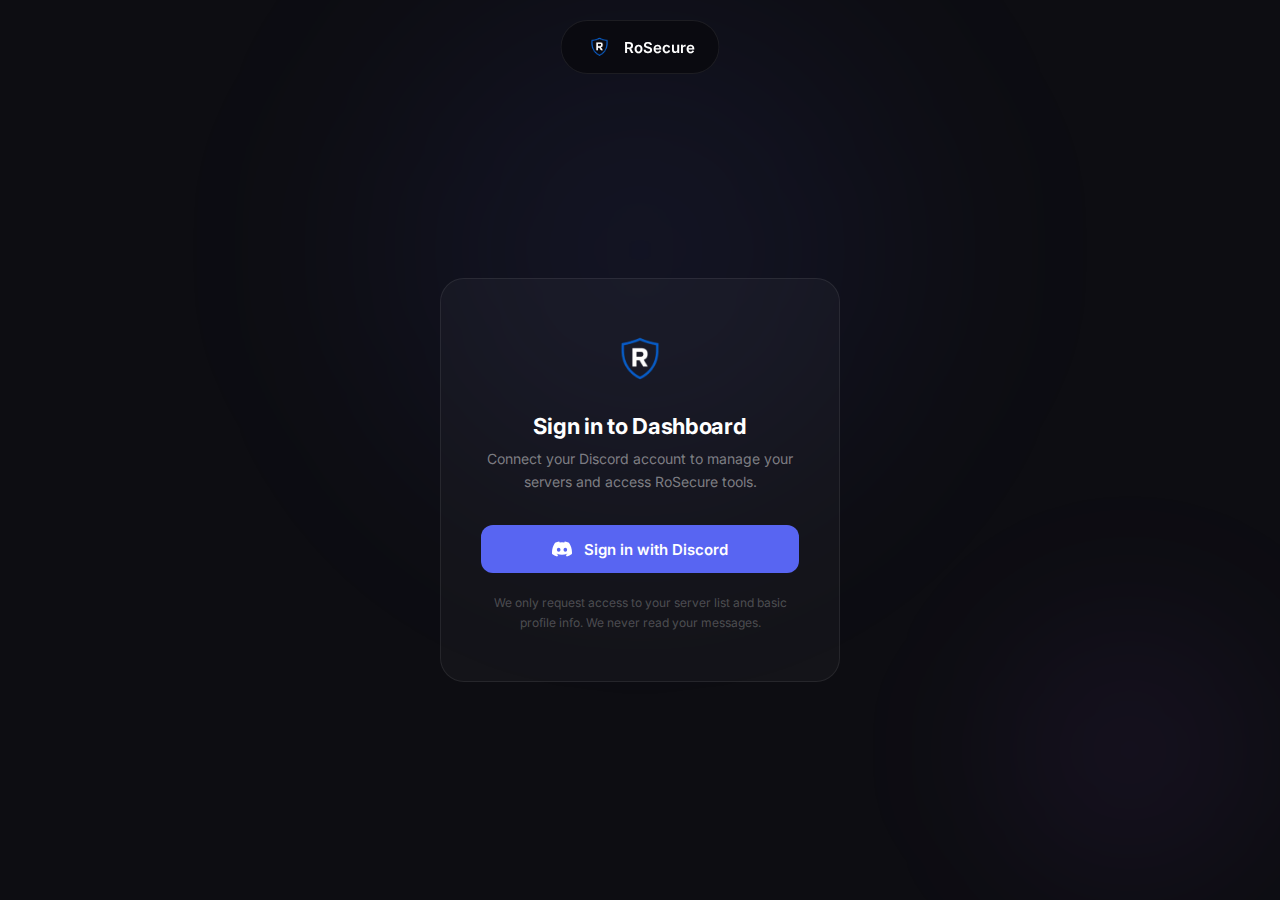
<file: dashboard.html>
<!DOCTYPE html>
<html lang="en">
<head>
    <meta charset="UTF-8">
    <meta name="viewport" content="width=device-width, initial-scale=1.0">
    <meta name="description" content="RoSecure Dashboard — manage your Discord servers with Beacon, Admin, and Discover.">
    <title>Dashboard - RoSecure</title>
    <link rel="icon" type="image/png" href="rosecurelogo.png">
    <link rel="preconnect" href="https://fonts.googleapis.com">
    <link rel="preconnect" href="https://fonts.gstatic.com" crossorigin>
    <link href="https://fonts.googleapis.com/css2?family=Inter:wght@300;400;500;600;700;800&display=swap" rel="stylesheet">
    <style>
        * { margin: 0; padding: 0; box-sizing: border-box; }
        body {
            font-family: 'Inter', -apple-system, BlinkMacSystemFont, sans-serif;
            background: #0d0d12; color: #fff;
            -webkit-font-smoothing: antialiased;
        }

        /* ---- PUBLIC HEADER (auth + server select screens) ---- */
        .header-wrapper {
            position: fixed; top: 20px; left: 50%;
            transform: translateX(-50%); z-index: 1000;
            max-width: 90%; width: auto;
        }
        .header {
            display: flex; align-items: center; justify-content: center;
            gap: 32px; padding: 12px 24px;
            background: rgba(10,10,15,0.9);
            border: 1px solid rgba(255,255,255,0.08);
            border-radius: 50px; backdrop-filter: blur(20px);
            -webkit-backdrop-filter: blur(20px); white-space: nowrap;
        }
        .logo { display: flex; align-items: center; gap: 10px; text-decoration: none; }
        .logo-img { width: 28px; height: 28px; border-radius: 6px; }
        .logo-text { font-size: 15px; font-weight: 600; color: #fff; }

        /* ---- AUTH SCREEN ---- */
        .view-auth {
            min-height: 100vh; display: flex; flex-direction: column;
            align-items: center; justify-content: center;
            padding: 120px 20px 60px; position: relative; overflow: hidden;
        }
        .view-auth::before {
            content: ''; position: absolute; top: -200px; left: 50%; transform: translateX(-50%);
            width: 900px; height: 900px;
            background: radial-gradient(circle, rgba(88,101,242,0.1) 0%, transparent 60%);
            filter: blur(80px); pointer-events: none;
        }
        .view-auth::after {
            content: ''; position: absolute; bottom: -100px; right: -100px;
            width: 500px; height: 500px;
            background: radial-gradient(circle, rgba(168,85,247,0.07) 0%, transparent 60%);
            filter: blur(60px); pointer-events: none;
        }
        .auth-card {
            position: relative; z-index: 1;
            width: 100%; max-width: 400px;
            background: rgba(255,255,255,0.03);
            border: 1px solid rgba(255,255,255,0.08);
            border-radius: 24px; padding: 48px 40px; text-align: center;
        }
        .auth-logo { width: 64px; height: 64px; border-radius: 16px; margin: 0 auto 22px; display: block; }
        .auth-title { font-size: 22px; font-weight: 700; color: #fff; margin-bottom: 8px; letter-spacing: -0.3px; }
        .auth-sub { font-size: 14px; color: rgba(255,255,255,0.45); line-height: 1.65; margin-bottom: 32px; }
        .btn-discord {
            width: 100%; display: flex; align-items: center; justify-content: center; gap: 12px;
            padding: 14px 24px; background: #5865F2; border: none; border-radius: 12px;
            color: #fff; font-size: 15px; font-weight: 600; cursor: pointer;
            font-family: 'Inter', sans-serif; transition: background 0.2s;
        }
        .btn-discord:hover { background: #4752c4; }
        .btn-discord svg { width: 20px; height: 20px; flex-shrink: 0; }
        .auth-loading {
            display: none; align-items: center; gap: 10px; justify-content: center;
            padding: 14px 0; font-size: 14px; color: rgba(255,255,255,0.45);
        }
        .auth-loading.active { display: flex; }
        .spinner {
            width: 18px; height: 18px; border: 2px solid rgba(255,255,255,0.08);
            border-top-color: #5865F2; border-radius: 50%;
            animation: spin 0.7s linear infinite; flex-shrink: 0;
        }
        @keyframes spin { to { transform: rotate(360deg); } }
        .auth-note { font-size: 12px; color: rgba(255,255,255,0.25); margin-top: 20px; line-height: 1.65; }

        /* ---- SERVER SELECT SCREEN ---- */
        .view-servers {
            display: none; min-height: 100vh;
            padding: 120px 32px 80px;
        }
        .view-servers.active { display: block; }
        .servers-container { max-width: 860px; margin: 0 auto; }
        .servers-header { margin-bottom: 36px; }
        .servers-title { font-size: 26px; font-weight: 700; color: #fff; margin-bottom: 6px; letter-spacing: -0.5px; }
        .servers-sub { font-size: 14px; color: rgba(255,255,255,0.4); }
        .servers-grid { display: grid; grid-template-columns: repeat(3, 1fr); gap: 14px; margin-bottom: 24px; }
        .server-card {
            padding: 22px; background: rgba(255,255,255,0.03);
            border: 1px solid rgba(255,255,255,0.07); border-radius: 18px;
            cursor: pointer; transition: all 0.18s;
        }
        .server-card:hover { border-color: rgba(255,255,255,0.15); background: rgba(255,255,255,0.05); transform: translateY(-1px); }
        .server-icon {
            width: 48px; height: 48px; border-radius: 12px; margin-bottom: 14px;
            display: flex; align-items: center; justify-content: center;
            font-size: 18px; font-weight: 700; color: #fff;
        }
        .server-name { font-size: 14px; font-weight: 600; color: #fff; margin-bottom: 3px; }
        .server-members { font-size: 12px; color: rgba(255,255,255,0.35); margin-bottom: 12px; }
        .server-products { display: flex; gap: 5px; flex-wrap: wrap; }
        .server-pill {
            display: inline-flex; align-items: center; gap: 4px;
            padding: 2px 9px; border-radius: 50px;
            font-size: 10px; font-weight: 700; letter-spacing: 0.3px;
        }
        .pill-beacon { background: rgba(168,85,247,0.12); border: 1px solid rgba(168,85,247,0.25); color: #c4b5fd; }
        .pill-admin { background: rgba(75,191,255,0.1); border: 1px solid rgba(75,191,255,0.25); color: #7ec9ff; }
        .pill-discover { background: rgba(117,213,108,0.1); border: 1px solid rgba(117,213,108,0.25); color: #b8f5b0; }
        .servers-footer {
            padding: 18px 22px; background: rgba(255,255,255,0.02);
            border: 1px dashed rgba(255,255,255,0.07); border-radius: 14px;
            text-align: center;
        }
        .servers-footer p { font-size: 13px; color: rgba(255,255,255,0.35); }
        .servers-footer a { color: rgba(255,255,255,0.6); font-weight: 600; text-decoration: none; transition: color 0.2s; }
        .servers-footer a:hover { color: #fff; }

        /* ---- DASHBOARD HEADER ---- */
        .dash-header {
            display: none; position: fixed; top: 0; left: 0; right: 0; z-index: 200;
            height: 56px; background: rgba(10,10,15,0.97);
            border-bottom: 1px solid rgba(255,255,255,0.06);
            backdrop-filter: blur(20px); -webkit-backdrop-filter: blur(20px);
            align-items: center; padding: 0 20px; gap: 14px;
        }
        .dash-header.active { display: flex; }
        .dash-logo { display: flex; align-items: center; gap: 8px; text-decoration: none; flex-shrink: 0; }
        .dash-logo-img { width: 22px; height: 22px; border-radius: 5px; }
        .dash-logo-text { font-size: 13px; font-weight: 600; color: #fff; }
        .dash-divider { width: 1px; height: 18px; background: rgba(255,255,255,0.08); flex-shrink: 0; }

        /* Server button */
        .dash-server-btn {
            display: flex; align-items: center; gap: 8px;
            padding: 5px 10px; background: rgba(255,255,255,0.05);
            border: 1px solid rgba(255,255,255,0.08); border-radius: 8px;
            cursor: pointer; transition: all 0.15s; flex-shrink: 0; min-width: 0;
        }
        .dash-server-btn:hover { background: rgba(255,255,255,0.09); }
        .dash-server-icon {
            width: 20px; height: 20px; border-radius: 5px; flex-shrink: 0;
            display: flex; align-items: center; justify-content: center;
            font-size: 9px; font-weight: 700; color: #fff;
        }
        .dash-server-name { font-size: 12px; font-weight: 500; color: #fff; white-space: nowrap; max-width: 130px; overflow: hidden; text-overflow: ellipsis; }
        .dash-chevron { width: 12px; height: 12px; color: rgba(255,255,255,0.35); flex-shrink: 0; }

        .dash-flex { flex: 1; }

        /* Product switcher */
        .product-switcher { position: relative; flex-shrink: 0; }
        .product-switcher-btn {
            display: flex; align-items: center; gap: 8px;
            padding: 5px 12px; border-radius: 8px; cursor: pointer;
            border: 1px solid rgba(255,255,255,0.1); transition: all 0.15s;
            background: rgba(255,255,255,0.03);
        }
        .product-switcher-btn:hover { background: rgba(255,255,255,0.07); }
        .product-dot { width: 7px; height: 7px; border-radius: 50%; flex-shrink: 0; }
        .product-switcher-name { font-size: 13px; font-weight: 600; color: #fff; }
        .product-switcher-arrow { width: 12px; height: 12px; color: rgba(255,255,255,0.35); transition: transform 0.2s; }
        .product-switcher-btn.open .product-switcher-arrow { transform: rotate(180deg); }

        .product-dropdown {
            position: absolute; top: calc(100% + 8px); right: 0;
            background: rgba(14,14,20,0.98); border: 1px solid rgba(255,255,255,0.1);
            border-radius: 12px; padding: 6px; min-width: 190px;
            backdrop-filter: blur(20px); box-shadow: 0 20px 48px rgba(0,0,0,0.6);
            display: none; flex-direction: column; gap: 1px; z-index: 300;
        }
        .product-dropdown.open { display: flex; }
        .pd-item {
            display: flex; align-items: center; gap: 10px;
            padding: 10px 12px; border-radius: 8px; cursor: pointer;
            transition: background 0.12s; user-select: none;
        }
        .pd-item:hover { background: rgba(255,255,255,0.06); }
        .pd-dot { width: 8px; height: 8px; border-radius: 50%; flex-shrink: 0; }
        .pd-name { font-size: 13px; font-weight: 500; color: #fff; flex: 1; }
        .pd-check { width: 14px; height: 14px; color: rgba(255,255,255,0.5); flex-shrink: 0; }
        .pd-sep { height: 1px; background: rgba(255,255,255,0.06); margin: 4px 0; }

        /* User pill */
        .dash-user {
            display: flex; align-items: center; gap: 8px;
            padding: 4px 10px 4px 5px;
            background: rgba(255,255,255,0.04); border: 1px solid rgba(255,255,255,0.07);
            border-radius: 8px; flex-shrink: 0;
        }
        .dash-avatar {
            width: 24px; height: 24px; border-radius: 50%;
            background: linear-gradient(135deg, #5865F2, #a855f7);
            display: flex; align-items: center; justify-content: center;
            font-size: 10px; font-weight: 700; color: #fff; flex-shrink: 0;
        }
        .dash-username { font-size: 12px; font-weight: 500; color: rgba(255,255,255,0.65); }
        .dash-signout {
            font-size: 11px; color: rgba(255,255,255,0.25); cursor: pointer;
            padding: 2px 6px; border-radius: 4px; transition: all 0.15s;
            border: none; background: none; font-family: 'Inter', sans-serif; margin-left: 2px;
        }
        .dash-signout:hover { color: rgba(255,255,255,0.55); background: rgba(255,255,255,0.05); }

        /* ---- DASHBOARD CONTENT ---- */
        .view-dashboard { display: none; min-height: 100vh; }
        .view-dashboard.active { display: block; }
        .dash-content { padding: 72px 32px 60px; max-width: 1120px; margin: 0 auto; }

        /* Panels */
        .dash-panel { display: none; animation: fadeIn 0.2s ease; }
        .dash-panel.active { display: block; }
        @keyframes fadeIn { from { opacity: 0; transform: translateY(6px); } to { opacity: 1; transform: translateY(0); } }

        .panel-header { margin-bottom: 28px; display: flex; align-items: flex-end; justify-content: space-between; }
        .panel-title { font-size: 20px; font-weight: 700; color: #fff; letter-spacing: -0.3px; margin-bottom: 3px; }
        .panel-sub { font-size: 13px; color: rgba(255,255,255,0.35); }
        .panel-actions { display: flex; gap: 8px; }
        .panel-btn {
            padding: 8px 16px; border-radius: 8px; font-size: 12px; font-weight: 600;
            cursor: pointer; font-family: 'Inter', sans-serif; transition: all 0.15s;
            text-decoration: none; display: inline-block;
        }
        .panel-btn-primary { background: #fff; color: #0d0d12; border: 1px solid #fff; }
        .panel-btn-primary:hover { background: rgba(255,255,255,0.88); }
        .panel-btn-ghost { background: rgba(255,255,255,0.05); color: #fff; border: 1px solid rgba(255,255,255,0.1); }
        .panel-btn-ghost:hover { background: rgba(255,255,255,0.09); }

        /* Stats row */
        .stats-row { display: grid; grid-template-columns: repeat(3, 1fr); gap: 14px; margin-bottom: 20px; }
        .stat-card {
            padding: 20px 22px; background: rgba(255,255,255,0.03);
            border: 1px solid rgba(255,255,255,0.07); border-radius: 14px;
        }
        .stat-label { font-size: 10px; font-weight: 600; color: rgba(255,255,255,0.3); text-transform: uppercase; letter-spacing: 1.5px; margin-bottom: 8px; }
        .stat-value { font-size: 26px; font-weight: 700; color: #fff; letter-spacing: -0.5px; line-height: 1; margin-bottom: 5px; }
        .stat-change { font-size: 11px; color: rgba(255,255,255,0.3); }
        .stat-change.up { color: #75D56C; }
        .stat-change.warn { color: #fbbf24; }

        /* Cards */
        .card {
            background: rgba(255,255,255,0.03); border: 1px solid rgba(255,255,255,0.07);
            border-radius: 16px; overflow: hidden; margin-bottom: 14px;
        }
        .card-header {
            padding: 14px 18px; border-bottom: 1px solid rgba(255,255,255,0.05);
            display: flex; align-items: center; justify-content: space-between;
        }
        .card-title { font-size: 12px; font-weight: 600; color: rgba(255,255,255,0.7); }
        .card-link { font-size: 11px; color: rgba(255,255,255,0.35); cursor: pointer; transition: color 0.15s; text-decoration: none; }
        .card-link:hover { color: rgba(255,255,255,0.7); }
        .two-col { display: grid; grid-template-columns: 1fr 1fr; gap: 14px; }

        /* Alert rows (Beacon) */
        .alert-row {
            display: flex; align-items: center; gap: 12px;
            padding: 12px 18px; border-bottom: 1px solid rgba(255,255,255,0.04);
        }
        .alert-row:last-child { border-bottom: none; }
        .alert-dot { width: 7px; height: 7px; border-radius: 50%; flex-shrink: 0; }
        .alert-body { flex: 1; min-width: 0; }
        .alert-user { font-size: 13px; font-weight: 500; color: #fff; margin-bottom: 2px; }
        .alert-snippet { font-size: 11px; color: rgba(255,255,255,0.35); font-family: monospace; white-space: nowrap; overflow: hidden; text-overflow: ellipsis; max-width: 280px; }
        .alert-time { font-size: 11px; color: rgba(255,255,255,0.25); flex-shrink: 0; }
        .alert-badge {
            font-size: 10px; font-weight: 700; padding: 3px 9px; border-radius: 50px;
            text-transform: uppercase; letter-spacing: 0.4px; flex-shrink: 0;
        }
        .badge-pending { background: rgba(251,191,36,0.12); border: 1px solid rgba(251,191,36,0.25); color: #fbbf24; }
        .badge-reviewed { background: rgba(117,213,108,0.1); border: 1px solid rgba(117,213,108,0.25); color: #75D56C; }
        .badge-dismissed { background: rgba(255,255,255,0.04); border: 1px solid rgba(255,255,255,0.08); color: rgba(255,255,255,0.3); }

        /* Mod rows (Admin) */
        .mod-row {
            display: flex; align-items: center; gap: 12px;
            padding: 11px 18px; border-bottom: 1px solid rgba(255,255,255,0.04);
        }
        .mod-row:last-child { border-bottom: none; }
        .mod-icon {
            width: 30px; height: 30px; border-radius: 8px; flex-shrink: 0;
            display: flex; align-items: center; justify-content: center;
            background: rgba(255,255,255,0.05);
        }
        .mod-icon svg { width: 13px; height: 13px; }
        .mod-body { flex: 1; min-width: 0; }
        .mod-action { font-size: 12px; font-weight: 500; color: #fff; }
        .mod-action span { color: rgba(255,255,255,0.6); }
        .mod-reason { font-size: 11px; color: rgba(255,255,255,0.3); margin-top: 2px; }
        .mod-time { font-size: 11px; color: rgba(255,255,255,0.25); flex-shrink: 0; }

        .rule-row {
            display: flex; align-items: center; gap: 12px;
            padding: 11px 18px; border-bottom: 1px solid rgba(255,255,255,0.04);
        }
        .rule-row:last-child { border-bottom: none; }
        .rule-on { width: 7px; height: 7px; border-radius: 50%; background: #75D56C; flex-shrink: 0; }
        .rule-name { font-size: 12px; font-weight: 500; color: #fff; flex: 1; }
        .rule-desc { font-size: 11px; color: rgba(255,255,255,0.3); margin-top: 2px; }

        /* Bar chart (Discover) */
        .bar-chart { padding: 16px 18px; display: flex; flex-direction: column; gap: 9px; }
        .bar-row { display: flex; align-items: center; gap: 10px; }
        .bar-label { font-size: 11px; color: rgba(255,255,255,0.35); width: 28px; text-align: right; flex-shrink: 0; }
        .bar-track { flex: 1; height: 6px; background: rgba(255,255,255,0.05); border-radius: 3px; overflow: hidden; }
        .bar-fill { height: 100%; border-radius: 3px; }
        .bar-val { font-size: 11px; font-weight: 600; width: 30px; flex-shrink: 0; }

        .channel-row {
            display: flex; align-items: center; gap: 12px;
            padding: 10px 18px; border-bottom: 1px solid rgba(255,255,255,0.04);
        }
        .channel-row:last-child { border-bottom: none; }
        .channel-name { font-size: 12px; color: rgba(255,255,255,0.65); flex: 1; }
        .channel-track { width: 100px; height: 4px; background: rgba(255,255,255,0.05); border-radius: 2px; overflow: hidden; }
        .channel-bar { height: 100%; border-radius: 2px; }
        .channel-val { font-size: 11px; color: rgba(255,255,255,0.4); width: 64px; text-align: right; }

        /* Responsive */
        @media (max-width: 768px) {
            .servers-grid { grid-template-columns: 1fr; }
            .stats-row { grid-template-columns: 1fr; }
            .two-col { grid-template-columns: 1fr; }
            .dash-content { padding: 68px 16px 48px; }
            .dash-logo-text { display: none; }
            .dash-header { padding: 0 14px; gap: 10px; }
            .dash-username { display: none; }
        }
        @media (max-width: 480px) {
            .servers-container { padding: 0 4px; }
        }
    </style>
</head>
<body>

<!-- ---- PUBLIC HEADER ---- -->
<div class="header-wrapper" id="publicHeader">
    <header class="header">
        <a href="index.html" class="logo">
            <img src="rosecurelogo.png" alt="RoSecure" class="logo-img">
            <span class="logo-text">RoSecure</span>
        </a>
    </header>
</div>

<!-- ---- DASHBOARD HEADER ---- -->
<div class="dash-header" id="dashHeader">
    <a href="index.html" class="dash-logo">
        <img src="rosecurelogo.png" alt="RoSecure" class="dash-logo-img">
        <span class="dash-logo-text">RoSecure</span>
    </a>
    <div class="dash-divider"></div>
    <button class="dash-server-btn" onclick="goToServerSelect()">
        <div class="dash-server-icon" id="dashServerIcon">YC</div>
        <span class="dash-server-name" id="dashServerName">Your Community</span>
        <svg class="dash-chevron" viewBox="0 0 24 24" fill="none" stroke="currentColor" stroke-width="2"><polyline points="6 9 12 15 18 9"/></svg>
    </button>
    <div class="dash-flex"></div>
    <!-- Product Switcher -->
    <div class="product-switcher" id="productSwitcher">
        <button class="product-switcher-btn" onclick="toggleProductMenu(event)" id="productSwitcherBtn">
            <div class="product-dot" id="productDot" style="background:#75D56C;"></div>
            <span class="product-switcher-name" id="productSwitcherName">Discover</span>
            <svg class="product-switcher-arrow" viewBox="0 0 24 24" fill="none" stroke="currentColor" stroke-width="2"><polyline points="6 9 12 15 18 9"/></svg>
        </button>
        <div class="product-dropdown" id="productDropdown">
            <div class="pd-item" onclick="setProduct('beacon')" id="pd-beacon">
                <div class="pd-dot" style="background:#a855f7;"></div>
                <span class="pd-name">Beacon</span>
                <svg class="pd-check" id="chk-beacon" viewBox="0 0 24 24" fill="none" stroke="currentColor" stroke-width="2.5" style="display:none;"><polyline points="20 6 9 17 4 12"/></svg>
            </div>
            <div class="pd-item" onclick="setProduct('admin')" id="pd-admin">
                <div class="pd-dot" style="background:#4BBFFF;"></div>
                <span class="pd-name">Admin</span>
                <svg class="pd-check" id="chk-admin" viewBox="0 0 24 24" fill="none" stroke="currentColor" stroke-width="2.5" style="display:none;"><polyline points="20 6 9 17 4 12"/></svg>
            </div>
            <div class="pd-sep"></div>
            <div class="pd-item" onclick="setProduct('discover')" id="pd-discover">
                <div class="pd-dot" style="background:#75D56C;"></div>
                <span class="pd-name">Discover</span>
                <svg class="pd-check" id="chk-discover" viewBox="0 0 24 24" fill="none" stroke="currentColor" stroke-width="2.5" style="display:none;"><polyline points="20 6 9 17 4 12"/></svg>
            </div>
        </div>
    </div>
    <div class="dash-user">
        <div class="dash-avatar" id="dashAvatar">U</div>
        <span class="dash-username" id="dashUsername">username</span>
        <button class="dash-signout" onclick="signOut()">Sign out</button>
    </div>
</div>

<!-- ================================================================ -->
<!-- AUTH SCREEN -->
<!-- ================================================================ -->
<div class="view-auth" id="viewAuth">
    <div class="auth-card">
        <img src="rosecurelogo.png" alt="RoSecure" class="auth-logo">
        <h1 class="auth-title">Sign in to Dashboard</h1>
        <p class="auth-sub">Connect your Discord account to manage your servers and access RoSecure tools.</p>
        <button class="btn-discord" id="signInBtn" onclick="signInWithDiscord()">
            <svg viewBox="0 0 24 24" fill="currentColor"><path d="M20.317 4.37a19.791 19.791 0 0 0-4.885-1.515.074.074 0 0 0-.079.037c-.21.375-.444.864-.608 1.25a18.27 18.27 0 0 0-5.487 0 12.64 12.64 0 0 0-.617-1.25.077.077 0 0 0-.079-.037A19.736 19.736 0 0 0 3.677 4.37a.07.07 0 0 0-.032.027C.533 9.046-.32 13.58.099 18.057a.082.082 0 0 0 .031.057 19.9 19.9 0 0 0 5.993 3.03.078.078 0 0 0 .084-.028 14.09 14.09 0 0 0 1.226-1.994.076.076 0 0 0-.041-.106 13.107 13.107 0 0 1-1.872-.892.077.077 0 0 1-.008-.128 10.2 10.2 0 0 0 .372-.292.074.074 0 0 1 .077-.01c3.928 1.793 8.18 1.793 12.062 0a.074.074 0 0 1 .078.01c.12.098.246.198.373.292a.077.077 0 0 1-.006.127 12.299 12.299 0 0 1-1.873.892.077.077 0 0 0-.041.107c.36.698.772 1.362 1.225 1.993a.076.076 0 0 0 .084.028 19.839 19.839 0 0 0 6.002-3.03.077.077 0 0 0 .032-.054c.5-5.177-.838-9.674-3.549-13.66a.061.061 0 0 0-.031-.03zM8.02 15.33c-1.183 0-2.157-1.085-2.157-2.419 0-1.333.956-2.419 2.157-2.419 1.21 0 2.176 1.096 2.157 2.42 0 1.333-.956 2.418-2.157 2.418zm7.975 0c-1.183 0-2.157-1.085-2.157-2.419 0-1.333.956-2.419 2.157-2.419 1.21 0 2.176 1.096 2.157 2.42 0 1.333-.947 2.418-2.157 2.418z"/></svg>
            Sign in with Discord
        </button>
        <div class="auth-loading" id="authLoading">
            <div class="spinner"></div>
            Connecting to Discord…
        </div>
        <p class="auth-note">We only request access to your server list and basic profile info. We never read your messages.</p>
    </div>
</div>

<!-- ================================================================ -->
<!-- SERVER SELECT SCREEN -->
<!-- ================================================================ -->
<div class="view-servers" id="viewServers">
    <div class="servers-container">
        <div class="servers-header">
            <h1 class="servers-title">Choose a server</h1>
            <p class="servers-sub">Select the Discord server you want to manage.</p>
        </div>
        <div class="servers-grid" id="serversGrid"></div>
        <div class="servers-footer">
            <p>Don't see your server? <a href="https://discord.com/oauth2/authorize?client_id=1457385555103977502" target="_blank">Add RoSecure to a new server →</a></p>
        </div>
    </div>
</div>

<!-- ================================================================ -->
<!-- DASHBOARD SCREEN -->
<!-- ================================================================ -->
<div class="view-dashboard" id="viewDashboard">
    <div class="dash-content">

        <!-- ---- BEACON PANEL ---- -->
        <div class="dash-panel" id="panel-beacon">
            <div class="panel-header">
                <div>
                    <p class="panel-title">Beacon</p>
                    <p class="panel-sub">Mental health crisis monitoring</p>
                </div>
                <div class="panel-actions">
                    <a href="beacon.html" class="panel-btn panel-btn-ghost">Learn more</a>
                </div>
            </div>
            <div class="stats-row">
                <div class="stat-card">
                    <p class="stat-label">Alerts this week</p>
                    <p class="stat-value" style="color:#c4b5fd;">3</p>
                    <p class="stat-change up">↑ 1 from last week</p>
                </div>
                <div class="stat-card">
                    <p class="stat-label">Pending review</p>
                    <p class="stat-value">1</p>
                    <p class="stat-change warn">Needs attention</p>
                </div>
                <div class="stat-card">
                    <p class="stat-label">Resolved</p>
                    <p class="stat-value" style="color:#75D56C;">2</p>
                    <p class="stat-change up">All actioned</p>
                </div>
            </div>
            <div class="card">
                <div class="card-header">
                    <span class="card-title">Recent Alerts</span>
                    <a href="#" class="card-link">View all</a>
                </div>
                <div class="alert-row">
                    <div class="alert-dot" style="background:#ed4245;box-shadow:0 0 6px rgba(237,66,69,0.5);"></div>
                    <div class="alert-body">
                        <p class="alert-user">@user_1234</p>
                        <p class="alert-snippet">"i dont know if i can keep going like this..."</p>
                    </div>
                    <span class="alert-time">2m ago</span>
                    <span class="alert-badge badge-pending">Pending</span>
                </div>
                <div class="alert-row">
                    <div class="alert-dot" style="background:#fbbf24;"></div>
                    <div class="alert-body">
                        <p class="alert-user">@cooluser</p>
                        <p class="alert-snippet">"i've been feeling really low lately"</p>
                    </div>
                    <span class="alert-time">1h ago</span>
                    <span class="alert-badge badge-reviewed">Reviewed</span>
                </div>
                <div class="alert-row">
                    <div class="alert-dot" style="background:#fbbf24;"></div>
                    <div class="alert-body">
                        <p class="alert-user">@member_abc</p>
                        <p class="alert-snippet">"everything feels pointless"</p>
                    </div>
                    <span class="alert-time">Yesterday</span>
                    <span class="alert-badge badge-reviewed">Reviewed</span>
                </div>
                <div class="alert-row">
                    <div class="alert-dot" style="background:rgba(255,255,255,0.15);"></div>
                    <div class="alert-body">
                        <p class="alert-user">@test_user</p>
                        <p class="alert-snippet">"not a real alert — test message"</p>
                    </div>
                    <span class="alert-time">2 days ago</span>
                    <span class="alert-badge badge-dismissed">Dismissed</span>
                </div>
            </div>
        </div>

        <!-- ---- ADMIN PANEL ---- -->
        <div class="dash-panel" id="panel-admin">
            <div class="panel-header">
                <div>
                    <p class="panel-title">Admin</p>
                    <p class="panel-sub">Server management and moderation</p>
                </div>
                <div class="panel-actions">
                    <a href="admin.html" class="panel-btn panel-btn-ghost">Learn more</a>
                </div>
            </div>
            <div class="stats-row">
                <div class="stat-card">
                    <p class="stat-label">Total Members</p>
                    <p class="stat-value" style="color:#7ec9ff;">1,248</p>
                    <p class="stat-change up">↑ 12 this week</p>
                </div>
                <div class="stat-card">
                    <p class="stat-label">Actions today</p>
                    <p class="stat-value">7</p>
                    <p class="stat-change">Kicks, warns, mutes</p>
                </div>
                <div class="stat-card">
                    <p class="stat-label">Automod blocks</p>
                    <p class="stat-value" style="color:#7ec9ff;">34</p>
                    <p class="stat-change">This week</p>
                </div>
            </div>
            <div class="two-col">
                <div class="card">
                    <div class="card-header">
                        <span class="card-title">Moderation Log</span>
                        <a href="#" class="card-link">View all</a>
                    </div>
                    <div class="mod-row">
                        <div class="mod-icon">
                            <svg viewBox="0 0 24 24" fill="none" stroke="#f87171" stroke-width="2" stroke-linecap="round" stroke-linejoin="round"><path d="M16 21v-2a4 4 0 0 0-4-4H5a4 4 0 0 0-4 4v2"/><circle cx="8.5" cy="7" r="4"/><line x1="18" y1="8" x2="23" y2="13"/><line x1="23" y1="8" x2="18" y2="13"/></svg>
                        </div>
                        <div class="mod-body">
                            <p class="mod-action">Banned <span>@spammer99</span></p>
                            <p class="mod-reason">Repeated spam across channels</p>
                        </div>
                        <span class="mod-time">4m ago</span>
                    </div>
                    <div class="mod-row">
                        <div class="mod-icon">
                            <svg viewBox="0 0 24 24" fill="none" stroke="#fbbf24" stroke-width="2" stroke-linecap="round" stroke-linejoin="round"><circle cx="12" cy="12" r="10"/><line x1="12" y1="8" x2="12" y2="12"/><line x1="12" y1="16" x2="12.01" y2="16"/></svg>
                        </div>
                        <div class="mod-body">
                            <p class="mod-action">Warned <span>@user_xyz</span></p>
                            <p class="mod-reason">Off-topic posting in #general</p>
                        </div>
                        <span class="mod-time">22m ago</span>
                    </div>
                    <div class="mod-row">
                        <div class="mod-icon">
                            <svg viewBox="0 0 24 24" fill="none" stroke="#7ec9ff" stroke-width="2" stroke-linecap="round" stroke-linejoin="round"><path d="M13 2H6a2 2 0 0 0-2 2v16a2 2 0 0 0 2 2h12a2 2 0 0 0 2-2V9z"/><polyline points="13 2 13 9 20 9"/></svg>
                        </div>
                        <div class="mod-body">
                            <p class="mod-action">Kicked <span>@new_member</span></p>
                            <p class="mod-reason">Smart Gate: Rule violation on join</p>
                        </div>
                        <span class="mod-time">1h ago</span>
                    </div>
                    <div class="mod-row">
                        <div class="mod-icon">
                            <svg viewBox="0 0 24 24" fill="none" stroke="#75D56C" stroke-width="2" stroke-linecap="round" stroke-linejoin="round"><path d="M12 22s8-4 8-10V5l-8-3-8 3v7c0 6 8 10 8 10z"/></svg>
                        </div>
                        <div class="mod-body">
                            <p class="mod-action">Automod blocked invite link</p>
                            <p class="mod-reason">In #general — message deleted</p>
                        </div>
                        <span class="mod-time">2h ago</span>
                    </div>
                </div>
                <div class="card">
                    <div class="card-header">
                        <span class="card-title">Active Automod Rules</span>
                        <a href="#" class="card-link">Manage</a>
                    </div>
                    <div class="rule-row">
                        <div class="rule-on"></div>
                        <div class="mod-body">
                            <p class="rule-name">Block invite links</p>
                            <p class="rule-desc">Delete + warn on detection</p>
                        </div>
                    </div>
                    <div class="rule-row">
                        <div class="rule-on"></div>
                        <div class="mod-body">
                            <p class="rule-name">Filter slurs & hate speech</p>
                            <p class="rule-desc">Delete + 10 min timeout</p>
                        </div>
                    </div>
                    <div class="rule-row">
                        <div class="rule-on"></div>
                        <div class="mod-body">
                            <p class="rule-name">Smart Gate filtering</p>
                            <p class="rule-desc">New member account scan</p>
                        </div>
                    </div>
                    <div class="rule-row">
                        <div class="rule-on"></div>
                        <div class="mod-body">
                            <p class="rule-name">Predator database</p>
                            <p class="rule-desc">Cross-server block list active</p>
                        </div>
                    </div>
                </div>
            </div>
        </div>

        <!-- ---- DISCOVER PANEL ---- -->
        <div class="dash-panel" id="panel-discover">
            <div class="panel-header">
                <div>
                    <p class="panel-title">Discover</p>
                    <p class="panel-sub">Analytics and insights for your server</p>
                </div>
                <div class="panel-actions">
                    <a href="discover.html" class="panel-btn panel-btn-ghost">Learn more</a>
                </div>
            </div>
            <div class="stats-row">
                <div class="stat-card">
                    <p class="stat-label">Total Members</p>
                    <p class="stat-value" style="color:#b8f5b0;">1,248</p>
                    <p class="stat-change up">↑ 12 this week</p>
                </div>
                <div class="stat-card">
                    <p class="stat-label">Messages today</p>
                    <p class="stat-value">482</p>
                    <p class="stat-change up">↑ 18% vs. yesterday</p>
                </div>
                <div class="stat-card">
                    <p class="stat-label">30-day retention</p>
                    <p class="stat-value" style="color:#b8f5b0;">86%</p>
                    <p class="stat-change up">Strong</p>
                </div>
            </div>
            <div class="two-col">
                <div class="card">
                    <div class="card-header">
                        <span class="card-title">Member Growth — Last 7 Days</span>
                    </div>
                    <div class="bar-chart">
                        <div class="bar-row">
                            <span class="bar-label">Mon</span>
                            <div class="bar-track"><div class="bar-fill" style="width:55%;background:linear-gradient(90deg,#75D56C,#b8f5b0);"></div></div>
                            <span class="bar-val" style="color:#b8f5b0;">+24</span>
                        </div>
                        <div class="bar-row">
                            <span class="bar-label">Tue</span>
                            <div class="bar-track"><div class="bar-fill" style="width:40%;background:linear-gradient(90deg,#75D56C,#b8f5b0);"></div></div>
                            <span class="bar-val" style="color:#b8f5b0;">+18</span>
                        </div>
                        <div class="bar-row">
                            <span class="bar-label">Wed</span>
                            <div class="bar-track"><div class="bar-fill" style="width:80%;background:linear-gradient(90deg,#75D56C,#b8f5b0);"></div></div>
                            <span class="bar-val" style="color:#b8f5b0;">+35</span>
                        </div>
                        <div class="bar-row">
                            <span class="bar-label">Thu</span>
                            <div class="bar-track"><div class="bar-fill" style="width:60%;background:linear-gradient(90deg,#75D56C,#b8f5b0);"></div></div>
                            <span class="bar-val" style="color:#b8f5b0;">+27</span>
                        </div>
                        <div class="bar-row">
                            <span class="bar-label">Fri</span>
                            <div class="bar-track"><div class="bar-fill" style="width:100%;background:linear-gradient(90deg,#75D56C,#b8f5b0);"></div></div>
                            <span class="bar-val" style="color:#b8f5b0;">+44</span>
                        </div>
                        <div class="bar-row">
                            <span class="bar-label">Sat</span>
                            <div class="bar-track"><div class="bar-fill" style="width:90%;background:linear-gradient(90deg,#75D56C,#b8f5b0);"></div></div>
                            <span class="bar-val" style="color:#b8f5b0;">+40</span>
                        </div>
                        <div class="bar-row">
                            <span class="bar-label">Sun</span>
                            <div class="bar-track"><div class="bar-fill" style="width:70%;background:linear-gradient(90deg,#75D56C,#b8f5b0);"></div></div>
                            <span class="bar-val" style="color:#b8f5b0;">+31</span>
                        </div>
                    </div>
                </div>
                <div class="card">
                    <div class="card-header">
                        <span class="card-title">Top Channels by Activity</span>
                    </div>
                    <div class="channel-row">
                        <span class="channel-name">#general</span>
                        <div class="channel-track"><div class="channel-bar" style="width:100%;background:linear-gradient(90deg,#75D56C,#b8f5b0);"></div></div>
                        <span class="channel-val">1,240 msgs</span>
                    </div>
                    <div class="channel-row">
                        <span class="channel-name">#off-topic</span>
                        <div class="channel-track"><div class="channel-bar" style="width:72%;background:linear-gradient(90deg,#75D56C,#b8f5b0);"></div></div>
                        <span class="channel-val">893 msgs</span>
                    </div>
                    <div class="channel-row">
                        <span class="channel-name">#introductions</span>
                        <div class="channel-track"><div class="channel-bar" style="width:45%;background:linear-gradient(90deg,#75D56C,#b8f5b0);"></div></div>
                        <span class="channel-val">558 msgs</span>
                    </div>
                    <div class="channel-row">
                        <span class="channel-name">#announcements</span>
                        <div class="channel-track"><div class="channel-bar" style="width:18%;background:linear-gradient(90deg,#75D56C,#b8f5b0);"></div></div>
                        <span class="channel-val">224 msgs</span>
                    </div>
                    <div class="channel-row">
                        <span class="channel-name">#help</span>
                        <div class="channel-track"><div class="channel-bar" style="width:12%;background:linear-gradient(90deg,#75D56C,#b8f5b0);"></div></div>
                        <span class="channel-val">148 msgs</span>
                    </div>
                </div>
            </div>
        </div>

    </div>
</div>

<script>
    const COLORS = { beacon: '#a855f7', admin: '#4BBFFF', discover: '#75D56C' };

    const MOCK_SERVERS = [
        { id: 'yc', name: 'Your Community', initials: 'YC', color: '#5865F2', members: '1,248 members', products: ['beacon','admin','discover'] },
        { id: 'ts', name: 'Test Server',     initials: 'TS', color: '#ed4245', members: '342 members',   products: ['admin','discover'] },
        { id: 'gd', name: 'Gaming Den',      initials: 'GD', color: '#f59e0b', members: '87 members',    products: ['discover'] },
    ];

    let currentProduct = 'discover';
    let currentServer = null;

    /* ---- VIEW SWITCHING ---- */
    function showView(name) {
        document.getElementById('viewAuth').style.display      = name === 'auth'      ? '' : 'none';
        document.getElementById('viewServers').style.display   = name === 'servers'   ? 'block' : 'none';
        document.getElementById('viewDashboard').style.display = name === 'dashboard' ? 'block' : 'none';
        document.getElementById('publicHeader').style.display  = name !== 'dashboard' ? '' : 'none';
        document.getElementById('dashHeader').style.display    = name === 'dashboard' ? 'flex' : 'none';
    }

    /* ---- AUTH ---- */
    function signInWithDiscord() {
        const btn     = document.getElementById('signInBtn');
        const loading = document.getElementById('authLoading');
        btn.style.display = 'none';
        loading.classList.add('active');
        // Simulate OAuth handshake (replace with real redirect in production)
        setTimeout(() => {
            loading.classList.remove('active');
            btn.style.display = '';
            renderServers();
            showView('servers');
        }, 1600);
    }

    function signOut() {
        currentServer = null;
        currentProduct = 'discover';
        showView('auth');
    }

    /* ---- SERVER SELECT ---- */
    function renderServers() {
        document.getElementById('serversGrid').innerHTML = MOCK_SERVERS.map(s => `
            <div class="server-card" onclick="selectServer('${s.id}')">
                <div class="server-icon" style="background:${s.color};">${s.initials}</div>
                <p class="server-name">${s.name}</p>
                <p class="server-members">${s.members}</p>
                <div class="server-products">
                    ${s.products.includes('beacon')  ? '<span class="server-pill pill-beacon">Beacon</span>'  : ''}
                    ${s.products.includes('admin')   ? '<span class="server-pill pill-admin">Admin</span>'   : ''}
                    ${s.products.includes('discover')? '<span class="server-pill pill-discover">Discover</span>': ''}
                </div>
            </div>
        `).join('');
    }

    function selectServer(id) {
        currentServer = MOCK_SERVERS.find(s => s.id === id);
        document.getElementById('dashServerIcon').textContent  = currentServer.initials;
        document.getElementById('dashServerIcon').style.background = currentServer.color;
        document.getElementById('dashServerName').textContent  = currentServer.name;
        // Go to first available product
        setProduct(currentServer.products[0] || 'discover');
        showView('dashboard');
    }

    function goToServerSelect() {
        renderServers();
        showView('servers');
    }

    /* ---- PRODUCT SWITCHER ---- */
    function setProduct(product) {
        currentProduct = product;
        // Update header button
        document.getElementById('productDot').style.background = COLORS[product];
        document.getElementById('productSwitcherName').textContent = product.charAt(0).toUpperCase() + product.slice(1);
        // Checkmarks
        ['beacon','admin','discover'].forEach(p => {
            document.getElementById('chk-' + p).style.display = p === product ? '' : 'none';
        });
        // Panels
        document.querySelectorAll('.dash-panel').forEach(el => el.classList.remove('active'));
        document.getElementById('panel-' + product).classList.add('active');
        closeProductMenu();
    }

    function toggleProductMenu(e) {
        e.stopPropagation();
        const dd  = document.getElementById('productDropdown');
        const btn = document.getElementById('productSwitcherBtn');
        const open = dd.classList.contains('open');
        dd.classList.toggle('open', !open);
        btn.classList.toggle('open', !open);
    }

    function closeProductMenu() {
        document.getElementById('productDropdown').classList.remove('open');
        document.getElementById('productSwitcherBtn').classList.remove('open');
    }

    document.addEventListener('click', function(e) {
        if (!document.getElementById('productSwitcher').contains(e.target)) {
            closeProductMenu();
        }
    });

    /* ---- INIT ---- */
    showView('auth');
</script>
</body>
</html>
</file>
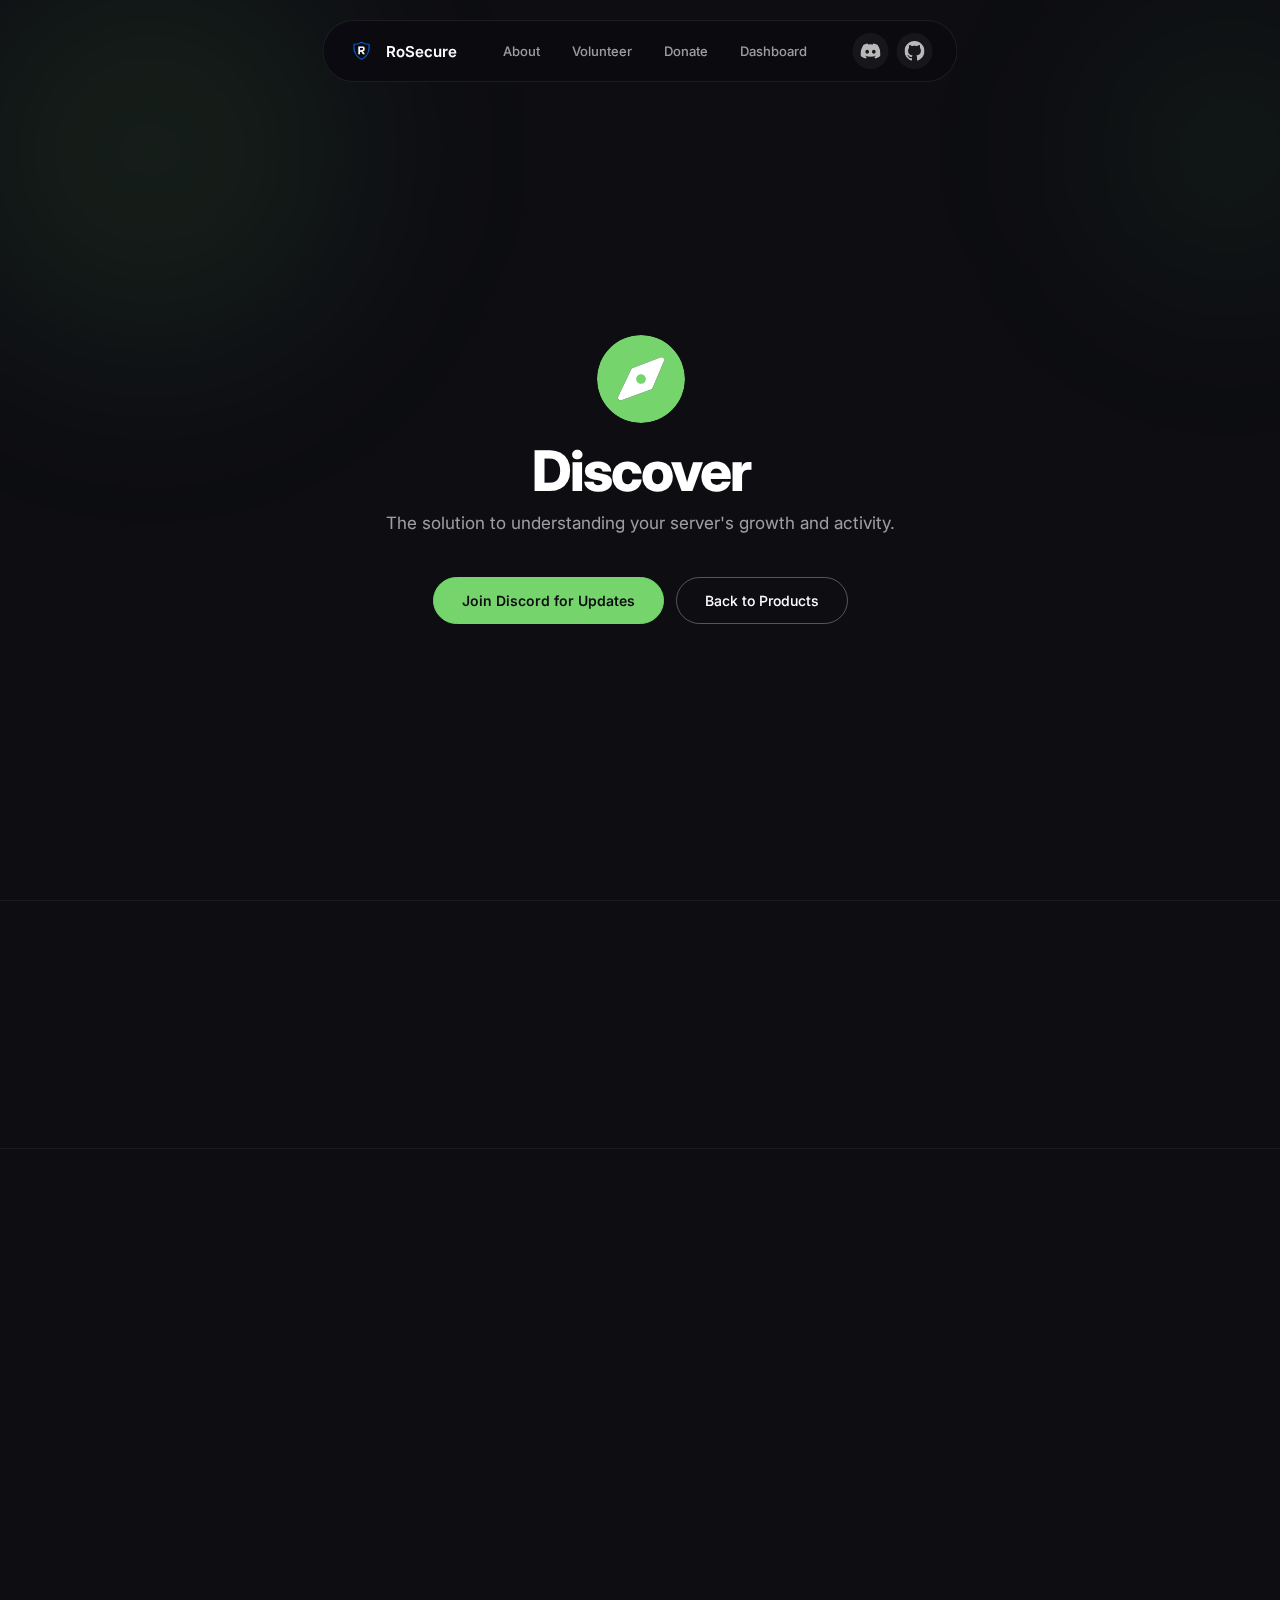
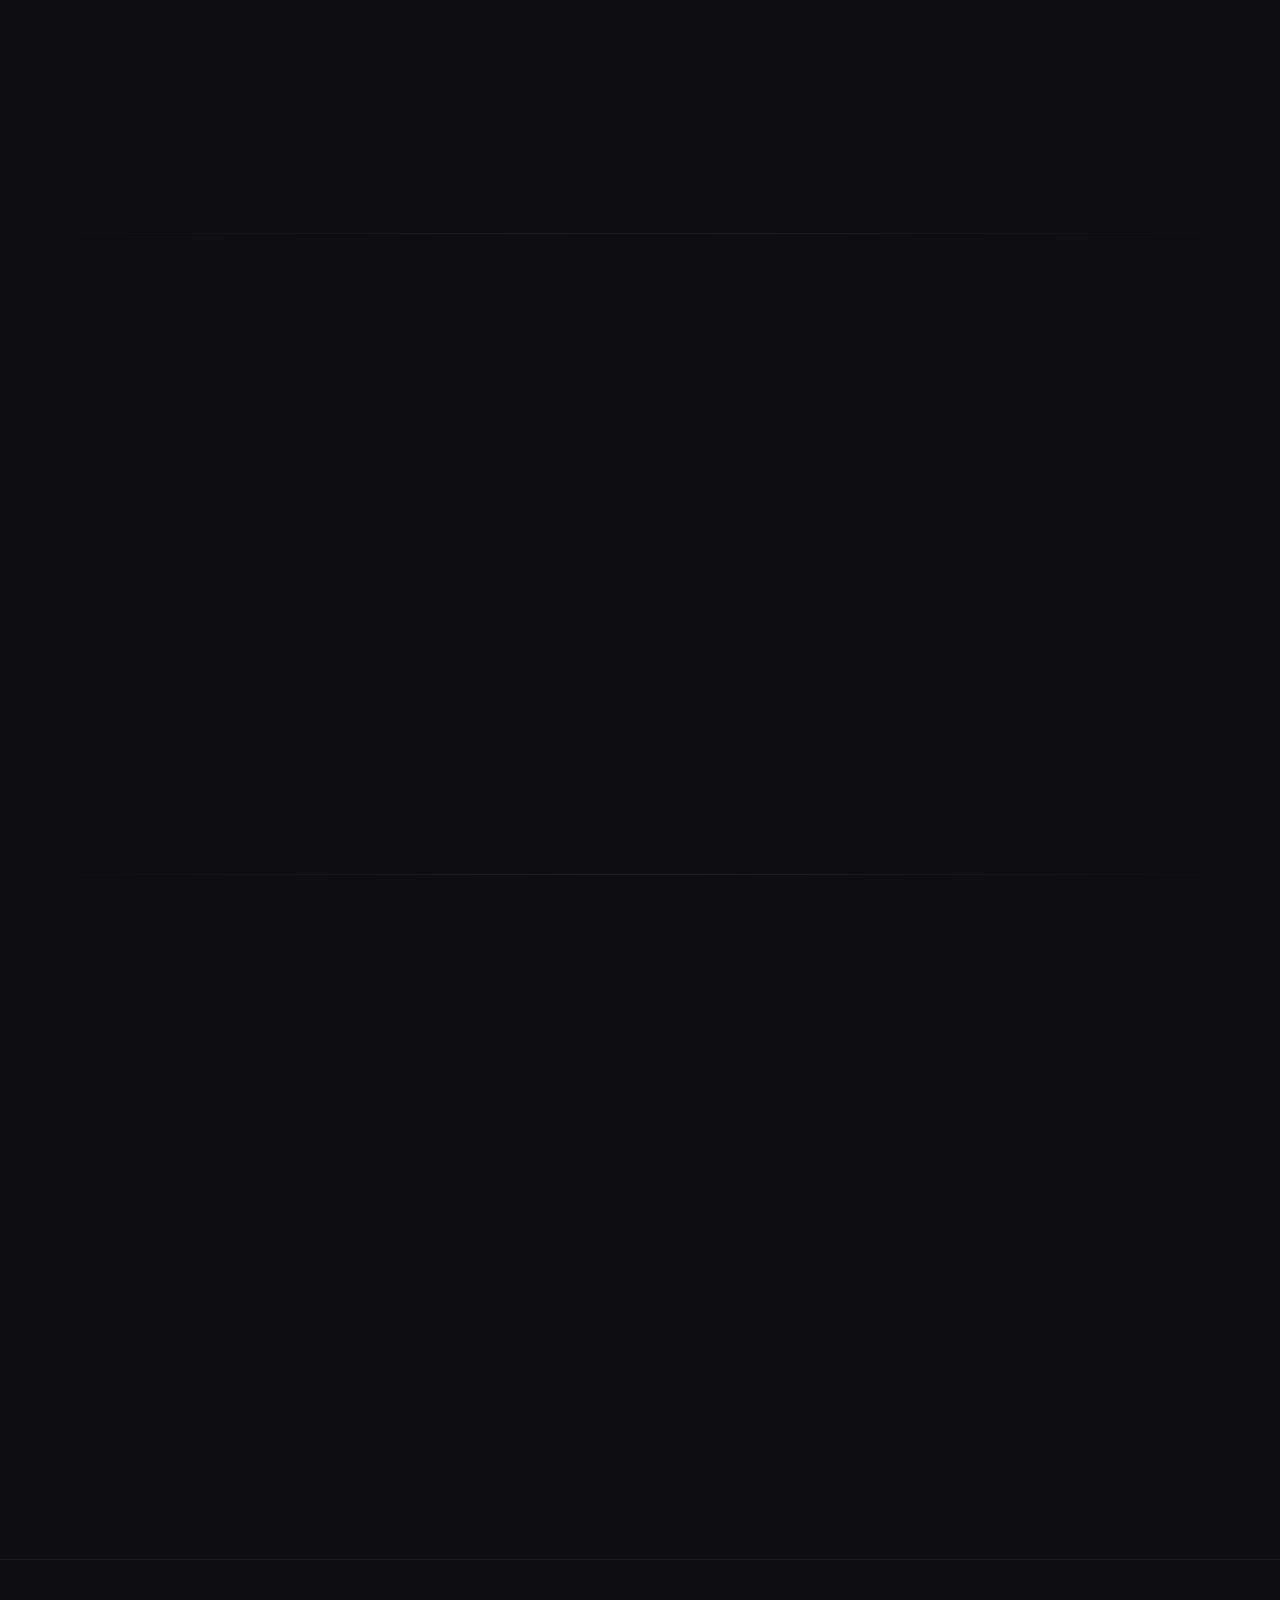
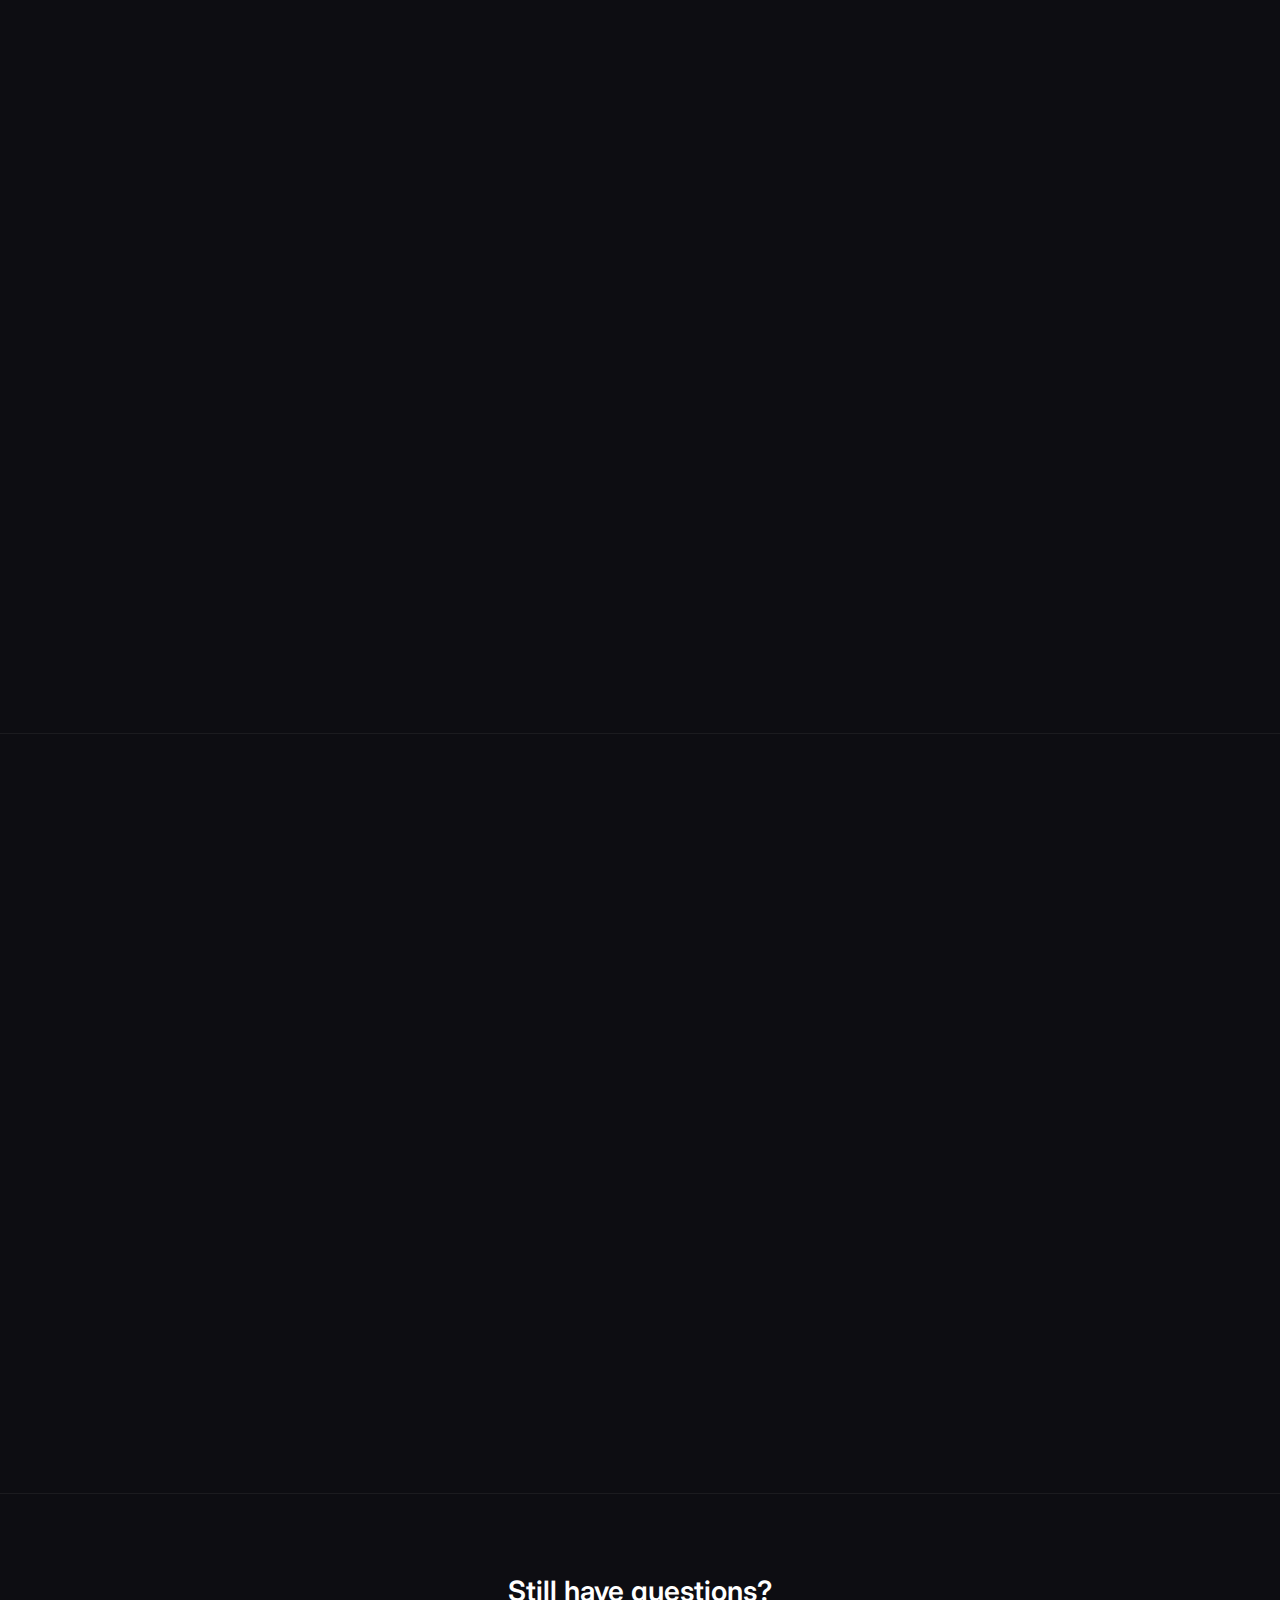
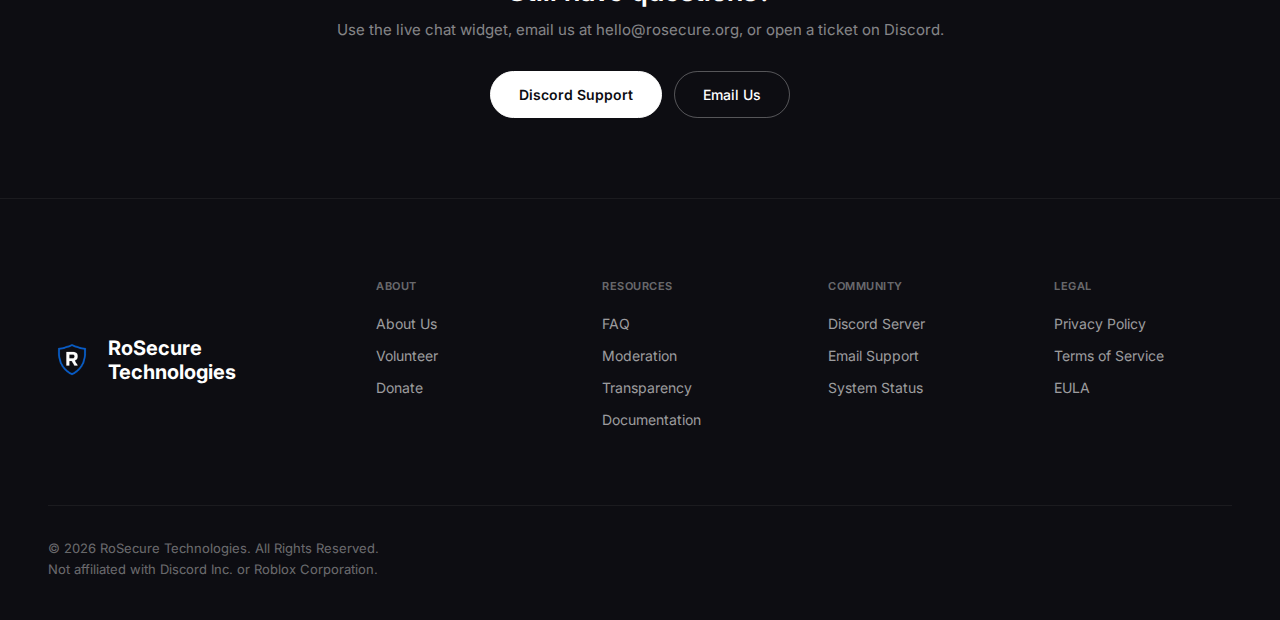
<file: discover.html>
<!DOCTYPE html>
<html lang="en">
<head>
    <meta charset="UTF-8">
    <meta name="viewport" content="width=device-width, initial-scale=1.0">
    <meta name="description" content="RoSecure Discover — server analytics and insights for Discord administrators. Track growth, activity, and community health.">
    <meta name="theme-color" content="#75D56C">
    <title>Discover - RoSecure</title>
    <link rel="icon" type="image/png" href="rosecurelogo.png">
    <link rel="preconnect" href="https://fonts.googleapis.com">
    <link rel="preconnect" href="https://fonts.gstatic.com" crossorigin>
    <link href="https://fonts.googleapis.com/css2?family=Inter:wght@300;400;500;600;700;800&display=swap" rel="stylesheet">
    <style>
        * { margin: 0; padding: 0; box-sizing: border-box; }
        body {
            font-family: 'Inter', -apple-system, BlinkMacSystemFont, sans-serif;
            background: #0d0d12;
            color: #fff;
            -webkit-font-smoothing: antialiased;
        }

        /* ---- HEADER ---- */
        .header-wrapper {
            position: fixed;
            top: 20px; left: 50%;
            transform: translateX(-50%);
            z-index: 1000;
            max-width: 90%; width: auto;
        }
        .header {
            display: flex; align-items: center; justify-content: center;
            gap: 32px; padding: 12px 24px;
            background: rgba(10,10,15,0.9);
            border: 1px solid rgba(255,255,255,0.08);
            border-radius: 50px;
            backdrop-filter: blur(20px);
            -webkit-backdrop-filter: blur(20px);
            white-space: nowrap;
        }
        .logo { display: flex; align-items: center; gap: 10px; text-decoration: none; }
        .logo-img { width: 28px; height: 28px; border-radius: 6px; }
        .logo-text { font-size: 15px; font-weight: 600; color: #fff; }
        .nav { display: flex; gap: 4px; }
        .nav-link {
            padding: 8px 14px; color: rgba(255,255,255,0.6);
            text-decoration: none; font-size: 13px; font-weight: 500;
            border-radius: 50px; transition: all 0.2s;
        }
        .nav-link:hover, .nav-link.active { color: #fff; background: rgba(255,255,255,0.1); }
        .header-right { display: flex; align-items: center; gap: 8px; }
        .discord-btn {
            width: 36px; height: 36px; display: flex; align-items: center; justify-content: center;
            background: rgba(255,255,255,0.05); border-radius: 50%;
            color: rgba(255,255,255,0.7); transition: all 0.2s; text-decoration: none;
        }
        .discord-btn:hover { background: rgba(88,101,242,0.2); color: #5865F2; }
        .github-btn {
            width: 36px; height: 36px; display: flex; align-items: center; justify-content: center;
            background: rgba(255,255,255,0.05); border-radius: 50%;
            color: rgba(255,255,255,0.7); transition: all 0.2s; text-decoration: none;
        }
        .github-btn:hover { background: rgba(255,255,255,0.15); color: #fff; }
        .mobile-menu-btn {
            display: none; width: 36px; height: 36px;
            background: rgba(255,255,255,0.05); border: 1px solid rgba(255,255,255,0.1);
            border-radius: 10px; cursor: pointer; align-items: center; justify-content: center;
            padding: 0; color: rgba(255,255,255,0.7); transition: all 0.2s; flex-shrink: 0;
        }
        .mobile-menu-btn svg { width: 18px; height: 18px; }
        .mobile-nav {
            display: none; position: fixed; top: 80px; left: 50%; transform: translateX(-50%);
            width: 90%; max-width: 400px;
            background: rgba(10,10,15,0.95); border: 1px solid rgba(255,255,255,0.08);
            border-radius: 20px; backdrop-filter: blur(20px); -webkit-backdrop-filter: blur(20px);
            padding: 16px; z-index: 999; flex-direction: column; gap: 4px;
        }
        .mobile-nav.open { display: flex; }
        .mobile-nav a {
            padding: 12px 16px; color: rgba(255,255,255,0.7); text-decoration: none;
            font-size: 14px; font-weight: 500; border-radius: 12px; transition: all 0.2s;
        }
        .mobile-nav a:hover { background: rgba(255,255,255,0.08); color: #fff; }

        /* ---- BUTTONS ---- */
        .btn-primary {
            padding: 14px 28px; background: #fff; border: 1px solid #fff;
            border-radius: 50px; color: #0d0d12; font-size: 14px; font-weight: 600;
            text-decoration: none; transition: all 0.2s; display: inline-block;
        }
        .btn-primary:hover { background: rgba(255,255,255,0.88); }
        .btn-secondary {
            padding: 14px 28px; background: transparent;
            border: 1px solid rgba(255,255,255,0.3);
            border-radius: 50px; color: #fff; font-size: 14px; font-weight: 500;
            text-decoration: none; transition: all 0.2s; display: inline-block;
        }
        .btn-secondary:hover { background: rgba(255,255,255,0.08); border-color: rgba(255,255,255,0.5); }
        .btn-green {
            padding: 14px 28px;
            background: #75D56C; border: 1px solid #75D56C;
            border-radius: 50px; color: #0d0d12; font-size: 14px; font-weight: 600;
            text-decoration: none; transition: all 0.2s; display: inline-block;
        }
        .btn-green:hover { background: #5aba52; border-color: #5aba52; }

        /* ---- ANIMATIONS ---- */
        .animate-on-scroll {
            opacity: 0; transition: all 1s cubic-bezier(0.16,1,0.3,1);
            transform-style: preserve-3d; perspective: 1000px;
        }
        .animate-from-bottom { transform: translateY(40px); }
        .animate-tilt-left {
            transform: perspective(1000px) rotateY(12deg) rotateX(4deg) translateX(-30px) scale(0.96);
            transform-origin: right center;
        }
        .animate-tilt-right {
            transform: perspective(1000px) rotateY(-12deg) rotateX(4deg) translateX(30px) scale(0.96);
            transform-origin: left center;
        }
        .animate-tilt-up {
            transform: perspective(1000px) rotateX(8deg) translateY(50px) scale(0.96);
            transform-origin: center bottom;
        }
        .animate-on-scroll.visible {
            opacity: 1;
            transform: perspective(1000px) rotateY(0) rotateX(0) translateX(0) translateY(0) scale(1);
        }
        .delay-1 { transition-delay: 0.1s; }
        .delay-2 { transition-delay: 0.2s; }
        .delay-3 { transition-delay: 0.3s; }

        /* ---- HERO ---- */
        .hero {
            min-height: 100vh;
            display: flex; flex-direction: column;
            align-items: center; justify-content: center;
            text-align: center;
            padding: 160px 32px 100px;
            position: relative; overflow: hidden;
        }
        .hero::before {
            content: ''; position: absolute;
            top: -200px; left: -200px;
            width: 700px; height: 700px;
            background: radial-gradient(circle, rgba(117,213,108,0.12) 0%, transparent 60%);
            filter: blur(80px); pointer-events: none;
        }
        .hero::after {
            content: ''; position: absolute;
            top: -100px; right: -200px;
            width: 500px; height: 500px;
            background: radial-gradient(circle, rgba(90,186,82,0.09) 0%, transparent 60%);
            filter: blur(80px); pointer-events: none;
        }
        .hero-content { position: relative; z-index: 1; max-width: 800px; }
        .hero-badge {
            display: inline-flex; align-items: center; gap: 10px;
            padding: 6px 16px 6px 8px;
            background: rgba(117,213,108,0.1);
            border: 1px solid rgba(117,213,108,0.25);
            border-radius: 50px; margin-bottom: 32px;
        }
        .hero-badge-icon {
            width: 24px; height: 24px; border-radius: 50%; flex-shrink: 0;
            display: flex; align-items: center; justify-content: center;
            background: linear-gradient(135deg, #75D56C, #5aba52);
        }
        .hero-badge-icon svg { width: 13px; height: 13px; }
        .hero-badge-text { font-size: 12px; font-weight: 600; color: #b8f5b0; letter-spacing: 0.3px; }
        .hero-title {
            font-size: 56px; font-weight: 700;
            line-height: 1.1; letter-spacing: -1.5px;
            margin-bottom: 24px; color: #fff;
        }
        .hero-desc {
            font-size: 17px; line-height: 1.8;
            color: #fff; max-width: 620px; margin: 0 auto 48px;
        }
        .hero-buttons { display: flex; gap: 12px; justify-content: center; }

        /* ---- STATS BAR ---- */
        .stats-bar {
            padding: 64px 48px;
            border-top: 1px solid rgba(255,255,255,0.06);
            border-bottom: 1px solid rgba(255,255,255,0.06);
        }
        .stats-bar-inner {
            max-width: 900px; margin: 0 auto;
            display: grid; grid-template-columns: repeat(3,1fr);
        }
        .stat-item {
            text-align: center; padding: 0 32px;
            border-right: 1px solid rgba(255,255,255,0.06);
        }
        .stat-item:last-child { border-right: none; }
        .stat-number {
            font-size: 48px; font-weight: 700;
            letter-spacing: -2px; color: #fff; line-height: 1; margin-bottom: 8px;
        }
        .stat-number span { color: #b8f5b0; }
        .stat-label { font-size: 14px; color: #fff; line-height: 1.5; max-width: 180px; margin: 0 auto; }

        /* ---- SECTION DIVIDER ---- */
        .section-divider {
            height: 1px;
            background: linear-gradient(90deg, transparent, rgba(255,255,255,0.08), transparent);
        }

        /* ---- FEATURE SECTIONS ---- */
        .feat-section { padding: 120px 48px; position: relative; }
        .feat-container {
            max-width: 1040px; margin: 0 auto;
            display: grid; grid-template-columns: 1fr 1fr;
            gap: 80px; align-items: center;
        }
        .feat-container.reverse { direction: rtl; }
        .feat-container.reverse > * { direction: ltr; }
        .feat-label {
            font-size: 11px; font-weight: 600;
            color: rgba(255,255,255,0.35);
            text-transform: uppercase; letter-spacing: 2px; margin-bottom: 14px;
        }
        .feat-title {
            font-size: 36px; font-weight: 600;
            color: #fff; letter-spacing: -0.5px;
            line-height: 1.2; margin-bottom: 20px;
        }
        .feat-desc { font-size: 15px; color: #fff; line-height: 1.8; margin-bottom: 36px; }
        .feat-list { list-style: none; }
        .feat-list li {
            display: flex; align-items: flex-start; gap: 12px;
            padding: 14px 0;
            border-bottom: 1px solid rgba(255,255,255,0.05);
        }
        .feat-list li:last-child { border-bottom: none; padding-bottom: 0; }
        .feat-list-icon {
            width: 32px; height: 32px; flex-shrink: 0;
            display: flex; align-items: center; justify-content: center;
            background: rgba(117,213,108,0.1);
            border-radius: 8px; border: 1px solid rgba(117,213,108,0.2);
        }
        .feat-list-icon svg { width: 16px; height: 16px; color: #b8f5b0; }
        .feat-list-title { font-size: 14px; font-weight: 600; color: #fff; margin-bottom: 3px; }
        .feat-list-desc { font-size: 13px; color: #fff; line-height: 1.55; }

        /* Visual panels */
        .feat-visual {
            background: linear-gradient(135deg, rgba(255,255,255,0.04) 0%, rgba(255,255,255,0.01) 100%);
            border: 1px solid rgba(255,255,255,0.08);
            border-radius: 24px; padding: 40px 36px;
        }
        .feat-visual-items { display: flex; flex-direction: column; gap: 14px; }
        .feat-visual-item {
            display: flex; align-items: center; gap: 14px;
            padding: 14px 16px;
            background: rgba(255,255,255,0.03);
            border: 1px solid rgba(255,255,255,0.06);
            border-radius: 14px;
        }
        .feat-visual-item-icon {
            width: 40px; height: 40px; flex-shrink: 0;
            display: flex; align-items: center; justify-content: center;
            background: rgba(255,255,255,0.06);
            border-radius: 10px; border: 1px solid rgba(255,255,255,0.09);
        }
        .feat-visual-item-icon svg { width: 20px; height: 20px; color: rgba(255,255,255,0.8); }
        .feat-visual-item-text { font-size: 13px; font-weight: 500; color: #fff; }
        .feat-visual-item-sub { font-size: 12px; color: rgba(255,255,255,0.5); margin-top: 2px; }

        /* Growth bar chart visual */
        .growth-chart { display: flex; flex-direction: column; gap: 12px; }
        .growth-row { display: flex; align-items: center; gap: 12px; }
        .growth-label { font-size: 11px; color: rgba(255,255,255,0.45); width: 32px; flex-shrink: 0; text-align: right; }
        .growth-bar-wrap { flex: 1; height: 8px; background: rgba(255,255,255,0.06); border-radius: 4px; overflow: hidden; }
        .growth-bar { height: 100%; border-radius: 4px; background: linear-gradient(90deg, #75D56C, #b8f5b0); }
        .growth-val { font-size: 12px; font-weight: 600; color: #b8f5b0; width: 40px; flex-shrink: 0; }

        /* ---- FAQ ---- */
        .faq-section {
            padding: 120px 48px;
            border-top: 1px solid rgba(255,255,255,0.06);
        }
        .faq-container { max-width: 720px; margin: 0 auto; }
        .faq-header { text-align: center; margin-bottom: 64px; }
        .faq-label {
            font-size: 11px; font-weight: 600;
            color: rgba(255,255,255,0.35);
            text-transform: uppercase; letter-spacing: 2px; margin-bottom: 12px;
        }
        .faq-title { font-size: 36px; font-weight: 600; color: #fff; letter-spacing: -0.5px; }
        .faq-item { border-bottom: 1px solid rgba(255,255,255,0.06); }
        .faq-question {
            width: 100%; background: none; border: none;
            padding: 24px 0; display: flex; align-items: center;
            justify-content: space-between; gap: 16px;
            cursor: pointer; text-align: left;
        }
        .faq-question-text { font-size: 16px; font-weight: 600; color: #fff; }
        .faq-icon {
            width: 28px; height: 28px; flex-shrink: 0;
            display: flex; align-items: center; justify-content: center;
            background: rgba(255,255,255,0.06); border-radius: 50%;
            border: 1px solid rgba(255,255,255,0.08);
            transition: all 0.3s;
        }
        .faq-icon svg { width: 14px; height: 14px; color: #fff; transition: transform 0.3s; }
        .faq-item.open .faq-icon { background: rgba(117,213,108,0.15); border-color: rgba(34,197,94,0.3); }
        .faq-item.open .faq-icon svg { transform: rotate(45deg); color: #b8f5b0; }
        .faq-answer { overflow: hidden; max-height: 0; transition: max-height 0.4s ease; }
        .faq-answer-inner { padding: 0 0 24px; font-size: 15px; color: #fff; line-height: 1.75; }
        .faq-item.open .faq-answer { max-height: 300px; }

        /* ---- CTA SECTION ---- */
        .cta-section {
            padding: 80px 48px;
            text-align: center;
            border-top: 1px solid rgba(255,255,255,0.06);
        }
        .cta-title { font-size: 28px; font-weight: 600; margin-bottom: 12px; color: #fff; }
        .cta-text { font-size: 15px; color: rgba(255,255,255,0.5); margin-bottom: 32px; }
        .cta-buttons { display: flex; gap: 12px; justify-content: center; }

        /* ---- FOOTER ---- */
        .footer { padding: 80px 48px 40px; border-top: 1px solid rgba(255,255,255,0.06); }
        .footer-container { max-width: 1200px; margin: 0 auto; }
        .footer-main {
            display: grid; grid-template-columns: 280px repeat(4,1fr);
            gap: 48px; margin-bottom: 64px;
        }
        .footer-brand { display: flex; align-items: center; gap: 12px; }
        .footer-brand img { width: 48px; height: 48px; border-radius: 10px; }
        .footer-brand-text { font-size: 20px; font-weight: 700; }
        .footer-column h4 {
            font-size: 11px; font-weight: 600; color: rgba(255,255,255,0.4);
            text-transform: uppercase; letter-spacing: 0.5px; margin-bottom: 20px;
        }
        .footer-column ul { list-style: none; }
        .footer-column li { margin-bottom: 12px; }
        .footer-column a { color: rgba(255,255,255,0.6); text-decoration: none; font-size: 14px; transition: color 0.2s; }
        .footer-column a:hover { color: #fff; }
        .footer-bottom { padding-top: 32px; border-top: 1px solid rgba(255,255,255,0.06); }
        .footer-copyright { font-size: 13px; color: rgba(255,255,255,0.4); max-width: 500px; line-height: 1.6; }

        /* ---- MODAL ---- */
        .modal-overlay {
            display: none; position: fixed; top: 0; left: 0; right: 0; bottom: 0;
            background: rgba(0,0,0,0.6); backdrop-filter: blur(8px);
            z-index: 2000; align-items: center; justify-content: center;
        }
        .modal-overlay.open { display: flex; }
        .modal {
            text-align: center; max-width: 400px; width: 90%;
            padding: 44px 36px;
            background: rgba(18,18,24,0.95);
            border: 1px solid rgba(255,255,255,0.1);
            border-radius: 24px;
            animation: modalIn 0.3s cubic-bezier(0.16,1,0.3,1);
        }
        @keyframes modalIn {
            from { opacity: 0; transform: scale(0.95) translateY(10px); }
            to { opacity: 1; transform: scale(1) translateY(0); }
        }
        .modal-title { font-size: 20px; font-weight: 700; margin-bottom: 6px; color: #fff; }
        .modal-text { font-size: 14px; color: rgba(255,255,255,0.5); line-height: 1.7; margin-bottom: 24px; }
        .modal-close {
            padding: 10px 24px; background: rgba(255,255,255,0.08);
            border: 1px solid rgba(255,255,255,0.12);
            border-radius: 50px; color: #fff; font-size: 13px; font-weight: 600;
            cursor: pointer; transition: all 0.2s;
        }
        .modal-close:hover { background: rgba(255,255,255,0.15); }

        /* ---- FEATURES GRID ---- */
        .features-grid-section { padding: 120px 48px; border-top: 1px solid rgba(255,255,255,0.06); }
        .features-grid-container { max-width: 1040px; margin: 0 auto; }
        .features-grid-header { text-align: center; margin-bottom: 64px; }
        .features-grid-label { font-size: 11px; font-weight: 600; color: rgba(255,255,255,0.35); text-transform: uppercase; letter-spacing: 2px; margin-bottom: 12px; }
        .features-grid-title { font-size: 36px; font-weight: 600; color: #fff; letter-spacing: -0.5px; margin-bottom: 16px; }
        .features-grid-desc { font-size: 15px; color: rgba(255,255,255,0.5); line-height: 1.7; max-width: 520px; margin: 0 auto; }
        .features-grid { display: grid; grid-template-columns: repeat(3, 1fr); gap: 16px; }
        .feature-card { padding: 24px; background: rgba(255,255,255,0.03); border: 1px solid rgba(255,255,255,0.07); border-radius: 18px; transition: border-color 0.2s; }
        .feature-card:hover { border-color: rgba(255,255,255,0.13); }
        .feature-card-icon { width: 40px; height: 40px; display: flex; align-items: center; justify-content: center; border-radius: 12px; margin-bottom: 16px; }
        .feature-card-icon svg { width: 18px; height: 18px; }
        .feature-card-title { font-size: 14px; font-weight: 600; color: #fff; margin-bottom: 6px; }
        .feature-card-desc { font-size: 13px; color: rgba(255,255,255,0.55); line-height: 1.6; }

        /* ---- PRODUCT HERO ---- */
        .product-hero-icon { width: 88px; height: 88px; border-radius: 50%; margin: 0 auto 20px; display: block; }
        .product-hero-name { font-size: 56px; font-weight: 800; letter-spacing: -2px; color: #fff; margin-bottom: 10px; line-height: 1; }
        .product-hero-status {
            display: inline-block; padding: 4px 14px; margin-bottom: 24px;
            background: rgba(255,255,255,0.08); border: 1px solid rgba(255,255,255,0.12);
            border-radius: 50px; font-size: 11px; font-weight: 700; color: rgba(255,255,255,0.5);
            letter-spacing: 0.5px; text-transform: uppercase;
        }
        .product-hero-tagline {
            font-size: 17px; color: rgba(255,255,255,0.6);
            max-width: 560px; margin: 0 auto 40px; line-height: 1.65;
        }

        /* ---- RESPONSIVE ---- */
        @media (max-width: 768px) {
            .header-wrapper { width: 92%; max-width: 92%; top: 12px; }
            .header { gap: 12px; padding: 10px 16px; justify-content: space-between; }
            .nav { display: none; }
            .mobile-menu-btn { display: flex; }
            .mobile-nav { top: 72px; width: 92%; }
            .hero { padding: 130px 20px 80px; }
            .hero-title { font-size: 36px; }
            .hero-desc { font-size: 15px; }
            .hero-buttons { flex-direction: column; width: 100%; max-width: 300px; margin: 0 auto; }
            .btn-primary, .btn-secondary, .btn-green { width: 100%; text-align: center; }
            .stats-bar { padding: 48px 20px; }
            .stats-bar-inner { grid-template-columns: 1fr; gap: 32px; }
            .stat-item { border-right: none; border-bottom: 1px solid rgba(255,255,255,0.06); padding: 0 0 32px; }
            .stat-item:last-child { border-bottom: none; padding-bottom: 0; }
            .feat-section { padding: 72px 20px; }
            .feat-container { grid-template-columns: 1fr; gap: 40px; }
            .feat-container.reverse { direction: ltr; }
            .feat-title { font-size: 28px; }
            .faq-section { padding: 72px 20px; }
            .faq-title { font-size: 28px; }
            .features-grid-section { padding: 72px 20px; }
            .features-grid { grid-template-columns: 1fr; gap: 12px; }
            .cta-section { padding: 60px 20px; }
            .cta-buttons { flex-direction: column; }
            .footer { padding: 60px 20px 30px; }
            .footer-main { grid-template-columns: 1fr; gap: 32px; }
        }
    </style>
</head>
<body>
    <div class="header-wrapper">
        <header class="header">
            <a href="index.html" class="logo">
                <img src="rosecurelogo.png" alt="RoSecure" class="logo-img">
                <span class="logo-text">RoSecure</span>
            </a>
            <nav class="nav">
                <a href="about.html" class="nav-link">About</a>
                <a href="volunteer.html" class="nav-link">Volunteer</a>
                <a href="donate.html" class="nav-link">Donate</a>
                <a href="#" class="nav-link" onclick="event.preventDefault();document.getElementById('constructionModal').classList.add('open')">Dashboard</a>
            </nav>
            <div class="header-right">
                <a href="https://discord.gg/mbXQCEJS58" target="_blank" class="discord-btn">
                    <svg xmlns="http://www.w3.org/2000/svg" width="20" height="20" viewBox="0 0 24 24" fill="currentColor"><path d="M20.317 4.37a19.791 19.791 0 0 0-4.885-1.515.074.074 0 0 0-.079.037c-.21.375-.444.864-.608 1.25a18.27 18.27 0 0 0-5.487 0 12.64 12.64 0 0 0-.617-1.25.077.077 0 0 0-.079-.037A19.736 19.736 0 0 0 3.677 4.37a.07.07 0 0 0-.032.027C.533 9.046-.32 13.58.099 18.057a.082.082 0 0 0 .031.057 19.9 19.9 0 0 0 5.993 3.03.078.078 0 0 0 .084-.028 14.09 14.09 0 0 0 1.226-1.994.076.076 0 0 0-.041-.106 13.107 13.107 0 0 1-1.872-.892.077.077 0 0 1-.008-.128 10.2 10.2 0 0 0 .372-.292.074.074 0 0 1 .077-.01c3.928 1.793 8.18 1.793 12.062 0a.074.074 0 0 1 .078.01c.12.098.246.198.373.292a.077.077 0 0 1-.006.127 12.299 12.299 0 0 1-1.873.892.077.077 0 0 0-.041.107c.36.698.772 1.362 1.225 1.993a.076.076 0 0 0 .084.028 19.839 19.839 0 0 0 6.002-3.03.077.077 0 0 0 .032-.054c.5-5.177-.838-9.674-3.549-13.66a.061.061 0 0 0-.031-.03zM8.02 15.33c-1.183 0-2.157-1.085-2.157-2.419 0-1.333.956-2.419 2.157-2.419 1.21 0 2.176 1.096 2.157 2.42 0 1.333-.956 2.418-2.157 2.418zm7.975 0c-1.183 0-2.157-1.085-2.157-2.419 0-1.333.956-2.419 2.157-2.419 1.21 0 2.176 1.096 2.157 2.42 0 1.333-.947 2.418-2.157 2.418z"/></svg>
                </a>
                <a href="https://github.com/mrarch0" target="_blank" class="github-btn" aria-label="GitHub">
                    <svg xmlns="http://www.w3.org/2000/svg" width="20" height="20" viewBox="0 0 24 24" fill="currentColor"><path d="M12 0c-6.626 0-12 5.373-12 12 0 5.302 3.438 9.8 8.207 11.387.599.111.793-.261.793-.577v-2.234c-3.338.726-4.033-1.416-4.033-1.416-.546-1.387-1.333-1.756-1.333-1.756-1.089-.745.083-.729.083-.729 1.205.084 1.839 1.237 1.839 1.237 1.07 1.834 2.807 1.304 3.492.997.107-.775.418-1.305.762-1.604-2.665-.305-5.467-1.334-5.467-5.931 0-1.311.469-2.381 1.236-3.221-.124-.303-.535-1.524.117-3.176 0 0 1.008-.322 3.301 1.23.957-.266 1.983-.399 3.003-.404 1.02.005 2.047.138 3.006.404 2.291-1.552 3.297-1.23 3.297-1.23.653 1.653.242 2.874.118 3.176.77.84 1.235 1.911 1.235 3.221 0 4.609-2.807 5.624-5.479 5.921.43.372.823 1.102.823 2.222v3.293c0 .319.192.694.801.576 4.765-1.589 8.199-6.086 8.199-11.386 0-6.627-5.373-12-12-12z"/></svg>
                </a>
                <button class="mobile-menu-btn" onclick="document.getElementById('mobileNav').classList.toggle('open')" aria-label="Menu">
                    <svg viewBox="0 0 24 24" fill="none" stroke="currentColor" stroke-width="2"><line x1="3" y1="6" x2="21" y2="6"/><line x1="3" y1="12" x2="21" y2="12"/><line x1="3" y1="18" x2="21" y2="18"/></svg>
                </button>
            </div>
        </header>
    </div>
    <nav class="mobile-nav" id="mobileNav">
        <a href="about.html">About</a>
        <a href="volunteer.html">Volunteer</a>
        <a href="donate.html">Donate</a>
        <a href="#" onclick="event.preventDefault();document.getElementById('constructionModal').classList.add('open')">Dashboard</a>
        <a href="https://discord.gg/mbXQCEJS58" target="_blank">Discord</a>
        <a href="https://github.com/mrarch0" target="_blank">GitHub</a>
    </nav>

    <!-- HERO -->
    <section class="hero">
        <div class="hero-content animate-on-scroll animate-from-bottom">
            <img src="rosecure-discover.svg" alt="Discover" class="product-hero-icon">
            <h1 class="product-hero-name">Discover</h1>
            <p class="product-hero-tagline">The solution to understanding your server's growth and activity.</p>
            <div class="hero-buttons">
                <a href="https://discord.gg/mbXQCEJS58" target="_blank" class="btn-green">Join Discord for Updates</a>
                <a href="index.html#products" class="btn-secondary">Back to Products</a>
            </div>
        </div>
    </section>

    <!-- STATS BAR -->
    <div class="stats-bar">
        <div class="stats-bar-inner">
            <div class="stat-item animate-on-scroll animate-from-bottom">
                <div class="stat-number">Real<span>-time</span></div>
                <p class="stat-label">Live data from your server, updated continuously</p>
            </div>
            <div class="stat-item animate-on-scroll animate-from-bottom delay-1">
                <div class="stat-number"><span>90</span> days</div>
                <p class="stat-label">Historical data retention for trend analysis</p>
            </div>
            <div class="stat-item animate-on-scroll animate-from-bottom delay-2">
                <div class="stat-number"><span>0</span></div>
                <p class="stat-label">Data shared with other servers — your data stays yours</p>
            </div>
        </div>
    </div>

    <!-- FEATURE 1: Server Analytics -->
    <section class="feat-section">
        <div class="feat-container animate-on-scroll animate-tilt-left">
            <div>
                <p class="feat-label">Server analytics</p>
                <h2 class="feat-title">See your community's growth.</h2>
                <p class="feat-desc">Track how your server has grown over time — new members, departures, and net growth — all in clean, readable charts. Know what's working and when.</p>
                <ul class="feat-list">
                    <li>
                        <div class="feat-list-icon">
                            <svg viewBox="0 0 24 24" fill="none" stroke="currentColor" stroke-width="2" stroke-linecap="round" stroke-linejoin="round"><polyline points="22 12 18 12 15 21 9 3 6 12 2 12"/></svg>
                        </div>
                        <div class="feat-list-body">
                            <p class="feat-list-title">Member growth charts</p>
                            <p class="feat-list-desc">Daily, weekly, and monthly growth over the last 90 days.</p>
                        </div>
                    </li>
                    <li>
                        <div class="feat-list-icon">
                            <svg viewBox="0 0 24 24" fill="none" stroke="currentColor" stroke-width="2" stroke-linecap="round" stroke-linejoin="round"><path d="M17 21v-2a4 4 0 0 0-4-4H5a4 4 0 0 0-4 4v2"/><circle cx="9" cy="7" r="4"/><path d="M23 21v-2a4 4 0 0 0-3-3.87"/><path d="M16 3.13a4 4 0 0 1 0 7.75"/></svg>
                        </div>
                        <div class="feat-list-body">
                            <p class="feat-list-title">Join and leave trends</p>
                            <p class="feat-list-desc">Spot when members arrive or leave in spikes — and find out why.</p>
                        </div>
                    </li>
                    <li>
                        <div class="feat-list-icon">
                            <svg viewBox="0 0 24 24" fill="none" stroke="currentColor" stroke-width="2" stroke-linecap="round" stroke-linejoin="round"><path d="M12 22s8-4 8-10V5l-8-3-8 3v7c0 6 8 10 8 10z"/></svg>
                        </div>
                        <div class="feat-list-body">
                            <p class="feat-list-title">Retention rate</p>
                            <p class="feat-list-desc">See what percentage of members stick around after joining.</p>
                        </div>
                    </li>
                </ul>
            </div>
            <div class="feat-visual">
                <p style="font-size:11px;font-weight:600;color:rgba(255,255,255,0.35);text-transform:uppercase;letter-spacing:1.5px;margin-bottom:20px;">Member growth — last 7 days</p>
                <div class="growth-chart">
                    <div class="growth-row">
                        <span class="growth-label">Mon</span>
                        <div class="growth-bar-wrap"><div class="growth-bar" style="width:55%;"></div></div>
                        <span class="growth-val">+24</span>
                    </div>
                    <div class="growth-row">
                        <span class="growth-label">Tue</span>
                        <div class="growth-bar-wrap"><div class="growth-bar" style="width:40%;"></div></div>
                        <span class="growth-val">+18</span>
                    </div>
                    <div class="growth-row">
                        <span class="growth-label">Wed</span>
                        <div class="growth-bar-wrap"><div class="growth-bar" style="width:80%;"></div></div>
                        <span class="growth-val">+35</span>
                    </div>
                    <div class="growth-row">
                        <span class="growth-label">Thu</span>
                        <div class="growth-bar-wrap"><div class="growth-bar" style="width:60%;"></div></div>
                        <span class="growth-val">+27</span>
                    </div>
                    <div class="growth-row">
                        <span class="growth-label">Fri</span>
                        <div class="growth-bar-wrap"><div class="growth-bar" style="width:100%;"></div></div>
                        <span class="growth-val">+44</span>
                    </div>
                    <div class="growth-row">
                        <span class="growth-label">Sat</span>
                        <div class="growth-bar-wrap"><div class="growth-bar" style="width:90%;"></div></div>
                        <span class="growth-val">+40</span>
                    </div>
                    <div class="growth-row">
                        <span class="growth-label">Sun</span>
                        <div class="growth-bar-wrap"><div class="growth-bar" style="width:70%;"></div></div>
                        <span class="growth-val">+31</span>
                    </div>
                </div>
            </div>
        </div>
    </section>

    <div class="section-divider"></div>

    <!-- FEATURE 2: Activity Insights -->
    <section class="feat-section">
        <div class="feat-container reverse animate-on-scroll animate-tilt-right">
            <div>
                <p class="feat-label">Activity insights</p>
                <h2 class="feat-title">Find out where the action is.</h2>
                <p class="feat-desc">See which channels get the most messages, what times of day your members are most active, and who your top contributors are over any time period.</p>
                <ul class="feat-list">
                    <li>
                        <div class="feat-list-icon">
                            <svg viewBox="0 0 24 24" fill="none" stroke="currentColor" stroke-width="2" stroke-linecap="round" stroke-linejoin="round"><path d="M21 15a2 2 0 0 1-2 2H7l-4 4V5a2 2 0 0 1 2-2h14a2 2 0 0 1 2 2z"/></svg>
                        </div>
                        <div class="feat-list-body">
                            <p class="feat-list-title">Channel activity breakdown</p>
                            <p class="feat-list-desc">Message volume per channel over a selected time range.</p>
                        </div>
                    </li>
                    <li>
                        <div class="feat-list-icon">
                            <svg viewBox="0 0 24 24" fill="none" stroke="currentColor" stroke-width="2" stroke-linecap="round" stroke-linejoin="round"><circle cx="12" cy="12" r="10"/><polyline points="12 6 12 12 16 14"/></svg>
                        </div>
                        <div class="feat-list-body">
                            <p class="feat-list-title">Peak hours</p>
                            <p class="feat-list-desc">Identify the best times to post announcements and events.</p>
                        </div>
                    </li>
                    <li>
                        <div class="feat-list-icon">
                            <svg viewBox="0 0 24 24" fill="none" stroke="currentColor" stroke-width="2" stroke-linecap="round" stroke-linejoin="round"><path d="M20 21v-2a4 4 0 0 0-4-4H8a4 4 0 0 0-4 4v2"/><circle cx="12" cy="7" r="4"/></svg>
                        </div>
                        <div class="feat-list-body">
                            <p class="feat-list-title">Top contributors</p>
                            <p class="feat-list-desc">Surface your most active and engaged members.</p>
                        </div>
                    </li>
                </ul>
            </div>
            <div class="feat-visual">
                <div class="feat-visual-items">
                    <div class="feat-visual-item">
                        <div class="feat-visual-item-icon">
                            <svg viewBox="0 0 24 24" fill="none" stroke="currentColor" stroke-width="2" stroke-linecap="round" stroke-linejoin="round"><path d="M21 15a2 2 0 0 1-2 2H7l-4 4V5a2 2 0 0 1 2-2h14a2 2 0 0 1 2 2z"/></svg>
                        </div>
                        <div>
                            <p class="feat-visual-item-text">#general — 1,240 msgs</p>
                            <p class="feat-visual-item-sub">Most active channel this week</p>
                        </div>
                    </div>
                    <div class="feat-visual-item">
                        <div class="feat-visual-item-icon">
                            <svg viewBox="0 0 24 24" fill="none" stroke="currentColor" stroke-width="2" stroke-linecap="round" stroke-linejoin="round"><circle cx="12" cy="12" r="10"/><polyline points="12 6 12 12 16 14"/></svg>
                        </div>
                        <div>
                            <p class="feat-visual-item-text">Peak hours: 6–9 PM EST</p>
                            <p class="feat-visual-item-sub">Tuesday and Friday are busiest</p>
                        </div>
                    </div>
                    <div class="feat-visual-item">
                        <div class="feat-visual-item-icon">
                            <svg viewBox="0 0 24 24" fill="none" stroke="currentColor" stroke-width="2" stroke-linecap="round" stroke-linejoin="round"><path d="M20 21v-2a4 4 0 0 0-4-4H8a4 4 0 0 0-4 4v2"/><circle cx="12" cy="7" r="4"/></svg>
                        </div>
                        <div>
                            <p class="feat-visual-item-text">Top contributor — 312 msgs</p>
                            <p class="feat-visual-item-sub">Active across 8 channels</p>
                        </div>
                    </div>
                </div>
            </div>
        </div>
    </section>

    <div class="section-divider"></div>

    <!-- FEATURE 3: System Monitoring -->
    <section class="feat-section">
        <div class="feat-container animate-on-scroll animate-tilt-left">
            <div>
                <p class="feat-label">System monitoring</p>
                <h2 class="feat-title">Keep tabs on your server's health.</h2>
                <p class="feat-desc">Track bot uptime, command usage, and error rates across your server. Know when something isn't working so you can fix it before anyone notices.</p>
                <ul class="feat-list">
                    <li>
                        <div class="feat-list-icon">
                            <svg viewBox="0 0 24 24" fill="none" stroke="currentColor" stroke-width="2" stroke-linecap="round" stroke-linejoin="round"><path d="M22 12h-4l-3 9L9 3l-3 9H2"/></svg>
                        </div>
                        <div class="feat-list-body">
                            <p class="feat-list-title">Bot uptime tracking</p>
                            <p class="feat-list-desc">See how long your bots have been running without issues.</p>
                        </div>
                    </li>
                    <li>
                        <div class="feat-list-icon">
                            <svg viewBox="0 0 24 24" fill="none" stroke="currentColor" stroke-width="2" stroke-linecap="round" stroke-linejoin="round"><path d="M2 3h6a4 4 0 0 1 4 4v14a3 3 0 0 0-3-3H2z"/><path d="M22 3h-6a4 4 0 0 0-4 4v14a3 3 0 0 1 3-3h7z"/></svg>
                        </div>
                        <div class="feat-list-body">
                            <p class="feat-list-title">Command logs</p>
                            <p class="feat-list-desc">Track which commands are used, how often, and by whom.</p>
                        </div>
                    </li>
                    <li>
                        <div class="feat-list-icon">
                            <svg viewBox="0 0 24 24" fill="none" stroke="currentColor" stroke-width="2" stroke-linecap="round" stroke-linejoin="round"><circle cx="12" cy="12" r="10"/><line x1="12" y1="8" x2="12" y2="12"/><line x1="12" y1="16" x2="12.01" y2="16"/></svg>
                        </div>
                        <div class="feat-list-body">
                            <p class="feat-list-title">Error alerts</p>
                            <p class="feat-list-desc">Get notified when a bot error or service failure occurs.</p>
                        </div>
                    </li>
                </ul>
            </div>
            <div class="feat-visual">
                <div class="feat-visual-items">
                    <div class="feat-visual-item">
                        <div class="feat-visual-item-icon" style="background:rgba(117,213,108,0.12);border-color:rgba(117,213,108,0.2);">
                            <svg viewBox="0 0 24 24" fill="none" stroke="#b8f5b0" stroke-width="2" stroke-linecap="round" stroke-linejoin="round"><polyline points="20 6 9 17 4 12"/></svg>
                        </div>
                        <div>
                            <p class="feat-visual-item-text">RoSecure Bot — Online</p>
                            <p class="feat-visual-item-sub">Uptime: 99.9% · Last 30 days</p>
                        </div>
                    </div>
                    <div class="feat-visual-item">
                        <div class="feat-visual-item-icon" style="background:rgba(117,213,108,0.12);border-color:rgba(117,213,108,0.2);">
                            <svg viewBox="0 0 24 24" fill="none" stroke="#b8f5b0" stroke-width="2" stroke-linecap="round" stroke-linejoin="round"><polyline points="20 6 9 17 4 12"/></svg>
                        </div>
                        <div>
                            <p class="feat-visual-item-text">Admin Bot — Online</p>
                            <p class="feat-visual-item-sub">Uptime: 100% · Last 30 days</p>
                        </div>
                    </div>
                    <div class="feat-visual-item">
                        <div class="feat-visual-item-icon">
                            <svg viewBox="0 0 24 24" fill="none" stroke="currentColor" stroke-width="2" stroke-linecap="round" stroke-linejoin="round"><path d="M2 3h6a4 4 0 0 1 4 4v14a3 3 0 0 0-3-3H2z"/><path d="M22 3h-6a4 4 0 0 0-4 4v14a3 3 0 0 1 3-3h7z"/></svg>
                        </div>
                        <div>
                            <p class="feat-visual-item-text">482 commands used today</p>
                            <p class="feat-visual-item-sub">0 errors in the last 24h</p>
                        </div>
                    </div>
                </div>
            </div>
        </div>
    </section>

    <!-- FEATURES GRID -->
    <section class="features-grid-section">
        <div class="features-grid-container">
            <div class="features-grid-header animate-on-scroll animate-from-bottom">
                <p class="features-grid-label">What's included</p>
                <h2 class="features-grid-title">Everything Discover does.</h2>
            </div>
            <div class="features-grid animate-on-scroll animate-from-bottom">
                <div class="feature-card">
                    <div class="feature-card-icon" style="background:rgba(117,213,108,0.12);border:1px solid rgba(117,213,108,0.2);">
                        <svg viewBox="0 0 24 24" fill="none" stroke="#b8f5b0" stroke-width="2" stroke-linecap="round" stroke-linejoin="round"><polyline points="23 6 13.5 15.5 8.5 10.5 1 18"/><polyline points="17 6 23 6 23 12"/></svg>
                    </div>
                    <h3 class="feature-card-title">Trend analysis</h3>
                    <p class="feature-card-desc">See what topics and discussions are gaining traction in your community over time.</p>
                </div>
                <div class="feature-card">
                    <div class="feature-card-icon" style="background:rgba(117,213,108,0.12);border:1px solid rgba(117,213,108,0.2);">
                        <svg viewBox="0 0 24 24" fill="none" stroke="#b8f5b0" stroke-width="2" stroke-linecap="round" stroke-linejoin="round"><path d="M2 3h6a4 4 0 0 1 4 4v14a3 3 0 0 0-3-3H2z"/><path d="M22 3h-6a4 4 0 0 0-4 4v14a3 3 0 0 1 3-3h7z"/></svg>
                    </div>
                    <h3 class="feature-card-title">Inactive channel detection</h3>
                    <p class="feature-card-desc">Identify channels with little or no activity so you can reorganize or remove clutter.</p>
                </div>
                <div class="feature-card">
                    <div class="feature-card-icon" style="background:rgba(117,213,108,0.12);border:1px solid rgba(117,213,108,0.2);">
                        <svg viewBox="0 0 24 24" fill="none" stroke="#b8f5b0" stroke-width="2" stroke-linecap="round" stroke-linejoin="round"><circle cx="12" cy="12" r="10"/><polyline points="12 6 12 12 16 14"/></svg>
                    </div>
                    <h3 class="feature-card-title">Activity pattern insights</h3>
                    <p class="feature-card-desc">Two months of activity data showing peak hours, quiet periods, and engagement patterns across your server.</p>
                </div>
                <div class="feature-card">
                    <div class="feature-card-icon" style="background:rgba(117,213,108,0.12);border:1px solid rgba(117,213,108,0.2);">
                        <svg viewBox="0 0 24 24" fill="none" stroke="#b8f5b0" stroke-width="2" stroke-linecap="round" stroke-linejoin="round"><line x1="18" y1="20" x2="18" y2="10"/><line x1="12" y1="20" x2="12" y2="4"/><line x1="6" y1="20" x2="6" y2="14"/></svg>
                    </div>
                    <h3 class="feature-card-title">Growth visibility</h3>
                    <p class="feature-card-desc">Track member growth, departures, and retention across any time window you select.</p>
                </div>
                <div class="feature-card">
                    <div class="feature-card-icon" style="background:rgba(117,213,108,0.12);border:1px solid rgba(117,213,108,0.2);">
                        <svg viewBox="0 0 24 24" fill="none" stroke="#b8f5b0" stroke-width="2" stroke-linecap="round" stroke-linejoin="round"><path d="M12 22s8-4 8-10V5l-8-3-8 3v7c0 6 8 10 8 10z"/></svg>
                    </div>
                    <h3 class="feature-card-title">Privacy-forward controls</h3>
                    <p class="feature-card-desc">Your server's data stays private. No cross-server sharing, no public dashboards — ever.</p>
                </div>
                <div class="feature-card">
                    <div class="feature-card-icon" style="background:rgba(117,213,108,0.12);border:1px solid rgba(117,213,108,0.2);">
                        <svg viewBox="0 0 24 24" fill="none" stroke="#b8f5b0" stroke-width="2" stroke-linecap="round" stroke-linejoin="round"><circle cx="12" cy="12" r="3"/><path d="M19.07 4.93a10 10 0 0 1 0 14.14M5.34 5.34a10 10 0 0 0 0 13.32"/><path d="M15.54 8.46a5 5 0 0 1 0 7.07M8.47 8.47a5 5 0 0 0 0 7.06"/></svg>
                    </div>
                    <h3 class="feature-card-title">Flexible org settings</h3>
                    <p class="feature-card-desc">Configure access and visibility to align with your server's governance model and admin structure.</p>
                </div>
            </div>
        </div>
    </section>

    <!-- FAQ -->
    <section class="faq-section">
        <div class="faq-container">
            <div class="faq-header animate-on-scroll animate-from-bottom">
                <p class="faq-label">Questions</p>
                <h2 class="faq-title">What people ask about Discover.</h2>
            </div>
            <div class="animate-on-scroll animate-from-bottom">
                <div class="faq-item">
                    <button class="faq-question" onclick="toggleFaq(this)">
                        <span class="faq-question-text">What data does Discover collect?</span>
                        <div class="faq-icon"><svg viewBox="0 0 24 24" fill="none" stroke="currentColor" stroke-width="2.5" stroke-linecap="round" stroke-linejoin="round"><line x1="12" y1="5" x2="12" y2="19"/><line x1="5" y1="12" x2="19" y2="12"/></svg></div>
                    </button>
                    <div class="faq-answer"><div class="faq-answer-inner">Discover collects server-level statistics: message volume per channel, member join and leave events, role changes, and bot command usage. It does not read or store the content of messages.</div></div>
                </div>
                <div class="faq-item">
                    <button class="faq-question" onclick="toggleFaq(this)">
                        <span class="faq-question-text">Is my server's data private?</span>
                        <div class="faq-icon"><svg viewBox="0 0 24 24" fill="none" stroke="currentColor" stroke-width="2.5" stroke-linecap="round" stroke-linejoin="round"><line x1="12" y1="5" x2="12" y2="19"/><line x1="5" y1="12" x2="19" y2="12"/></svg></div>
                    </button>
                    <div class="faq-answer"><div class="faq-answer-inner">Yes. Your server's data is never shared with other servers or made public. Only the server administrators you designate can access Discover's dashboard for your server.</div></div>
                </div>
                <div class="faq-item">
                    <button class="faq-question" onclick="toggleFaq(this)">
                        <span class="faq-question-text">How far back does Discover's history go?</span>
                        <div class="faq-icon"><svg viewBox="0 0 24 24" fill="none" stroke="currentColor" stroke-width="2.5" stroke-linecap="round" stroke-linejoin="round"><line x1="12" y1="5" x2="12" y2="19"/><line x1="5" y1="12" x2="19" y2="12"/></svg></div>
                    </button>
                    <div class="faq-answer"><div class="faq-answer-inner">Discover stores up to 90 days of historical data. This gives you three months of trends to work with when reviewing your server's growth or activity patterns.</div></div>
                </div>
                <div class="faq-item">
                    <button class="faq-question" onclick="toggleFaq(this)">
                        <span class="faq-question-text">Is Discover free?</span>
                        <div class="faq-icon"><svg viewBox="0 0 24 24" fill="none" stroke="currentColor" stroke-width="2.5" stroke-linecap="round" stroke-linejoin="round"><line x1="12" y1="5" x2="12" y2="19"/><line x1="5" y1="12" x2="19" y2="12"/></svg></div>
                    </button>
                    <div class="faq-answer"><div class="faq-answer-inner">Yes. Discover is free for all Discord servers. Like all RoSecure tools, there are no subscriptions or paid tiers.</div></div>
                </div>
                <div class="faq-item">
                    <button class="faq-question" onclick="toggleFaq(this)">
                        <span class="faq-question-text">When does Discover launch?</span>
                        <div class="faq-icon"><svg viewBox="0 0 24 24" fill="none" stroke="currentColor" stroke-width="2.5" stroke-linecap="round" stroke-linejoin="round"><line x1="12" y1="5" x2="12" y2="19"/><line x1="5" y1="12" x2="19" y2="12"/></svg></div>
                    </button>
                    <div class="faq-answer"><div class="faq-answer-inner">Discover is in beta. Join our Discord server to get updates and early access.</div></div>
                </div>
            </div>
        </div>
    </section>

    <!-- CTA -->
    <section class="cta-section">
        <h2 class="cta-title">Still have questions?</h2>
        <p class="cta-text">Use the live chat widget, email us at hello@rosecure.org, or open a ticket on Discord.</p>
        <div class="cta-buttons">
            <a href="https://discord.gg/mbXQCEJS58" target="_blank" class="btn-primary">Discord Support</a>
            <a href="mailto:hello@rosecure.org" class="btn-secondary">Email Us</a>
        </div>
    </section>

    <!-- FOOTER -->
    <footer class="footer">
        <div class="footer-container">
            <div class="footer-main">
                <div class="footer-brand">
                    <img src="rosecurelogo.png" alt="RoSecure">
                    <span class="footer-brand-text">RoSecure Technologies</span>
                </div>
                <div class="footer-column">
                    <h4>About</h4>
                    <ul>
                        <li><a href="about.html">About Us</a></li>
                        <li><a href="volunteer.html">Volunteer</a></li>
                        <li><a href="donate.html">Donate</a></li>
                    </ul>
                </div>
                <div class="footer-column">
                    <h4>Resources</h4>
                    <ul>
                        <li><a href="faq.html">FAQ</a></li>
                        <li><a href="moderation.html">Moderation</a></li>
                        <li><a href="transparency.html">Transparency</a></li>
                        <li><a href="docs.html">Documentation</a></li>
                    </ul>
                </div>
                <div class="footer-column">
                    <h4>Community</h4>
                    <ul>
                        <li><a href="https://discord.gg/mbXQCEJS58" target="_blank">Discord Server</a></li>
                        <li><a href="mailto:hello@rosecure.org">Email Support</a></li>
                        <li><a href="https://rosecurestatus.betteruptime.com/" target="_blank">System Status</a></li>
                    </ul>
                </div>
                <div class="footer-column">
                    <h4>Legal</h4>
                    <ul>
                        <li><a href="privacy.html">Privacy Policy</a></li>
                        <li><a href="terms.html">Terms of Service</a></li>
                        <li><a href="eula.html">EULA</a></li>
                    </ul>
                </div>
            </div>
            <div class="footer-bottom">
                <p class="footer-copyright">
                    &copy; 2026 RoSecure Technologies. All Rights Reserved.<br>
                    Not affiliated with Discord Inc. or Roblox Corporation.
                </p>
            </div>
        </div>
    </footer>

    <!-- MODAL -->
    <div class="modal-overlay" id="constructionModal" onclick="if(event.target===this)this.classList.remove('open')">
        <div class="modal">
            <h2 class="modal-title">Dashboard Coming Soon</h2>
            <p class="modal-text">The dashboard is currently being built and will be available soon.</p>
            <button class="modal-close" onclick="document.getElementById('constructionModal').classList.remove('open')">Got it</button>
        </div>
    </div>

    <script type="text/javascript">
    var Tawk_API=Tawk_API||{}, Tawk_LoadStart=new Date();
    (function(){
    var s1=document.createElement("script"),s0=document.getElementsByTagName("script")[0];
    s1.async=true;
    s1.src='https://embed.tawk.to/6969a0e8a0ad53197e361dd5/1jf29p49d';
    s1.charset='UTF-8';
    s1.setAttribute('crossorigin','*');
    s0.parentNode.insertBefore(s1,s0);
    })();
    </script>

    <script>
        const observer = new IntersectionObserver((entries) => {
            entries.forEach(e => { if (e.isIntersecting) e.target.classList.add('visible'); });
        }, { threshold: 0.12 });
        document.querySelectorAll('.animate-on-scroll').forEach(el => observer.observe(el));

        function toggleFaq(btn) {
            const item = btn.closest('.faq-item');
            const isOpen = item.classList.contains('open');
            document.querySelectorAll('.faq-item.open').forEach(i => i.classList.remove('open'));
            if (!isOpen) item.classList.add('open');
        }
    </script>
</body>
</html>
</file>
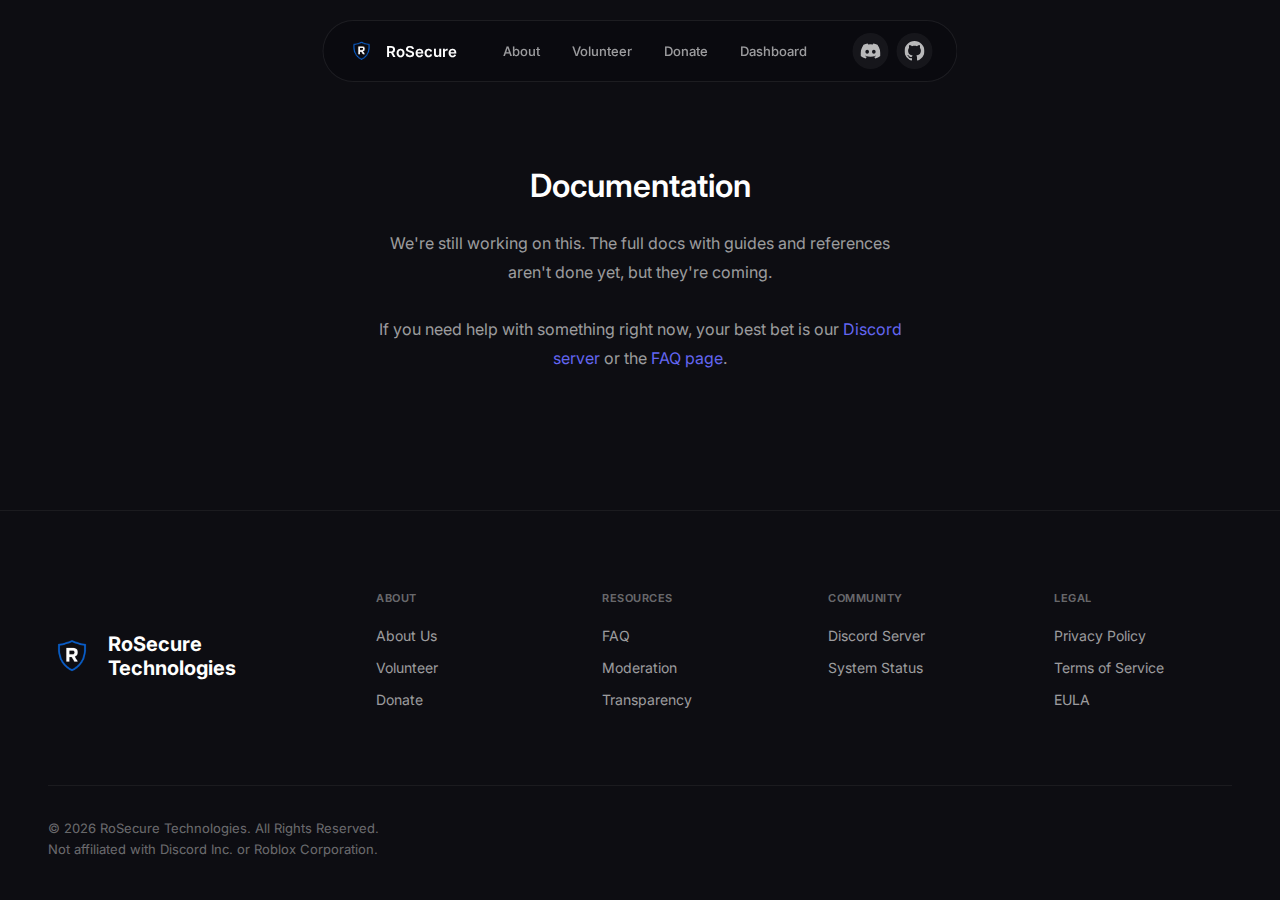
<file: docs.html>
<!DOCTYPE html>
<html lang="en">
<head>
    <meta charset="UTF-8">
    <meta name="viewport" content="width=device-width, initial-scale=1.0">
    <meta name="description" content="RoSecure Documentation">
    <meta name="theme-color" content="#1f4dff">
    <title>Documentation - RoSecure</title>
    <link rel="icon" type="image/png" href="rosecurelogo.png">
    <link rel="preconnect" href="https://fonts.googleapis.com">
    <link rel="preconnect" href="https://fonts.gstatic.com" crossorigin>
    <link href="https://fonts.googleapis.com/css2?family=Inter:wght@300;400;500;600;700&display=swap" rel="stylesheet">
    <style>
        * { margin: 0; padding: 0; box-sizing: border-box; }
        body {
            font-family: 'Inter', -apple-system, BlinkMacSystemFont, sans-serif;
            background: #0d0d12;
            color: #fff;
            -webkit-font-smoothing: antialiased;
            min-height: 100vh;
            display: flex;
            flex-direction: column;
        }

        .header-wrapper {
            position: fixed;
            top: 20px;
            left: 50%;
            transform: translateX(-50%);
            z-index: 1000;
        }
        .header {
            display: flex;
            align-items: center;
            gap: 32px;
            padding: 12px 24px;
            background: rgba(10, 10, 15, 0.9);
            border: 1px solid rgba(255, 255, 255, 0.08);
            border-radius: 50px;
            backdrop-filter: blur(20px);
        }
        .logo { display: flex; align-items: center; gap: 10px; text-decoration: none; }
        .logo-img { width: 28px; height: 28px; border-radius: 6px; }
        .logo-text { font-size: 15px; font-weight: 600; color: #fff; }
        .nav { display: flex; gap: 4px; }
        .nav-link {
            padding: 8px 14px;
            color: rgba(255, 255, 255, 0.6);
            text-decoration: none;
            font-size: 13px;
            font-weight: 500;
            border-radius: 50px;
            transition: all 0.2s;
        }
        .nav-link:hover { color: #fff; background: rgba(255, 255, 255, 0.1); }
        .header-right { display: flex; align-items: center; gap: 8px; }
        .discord-btn {
            width: 36px; height: 36px;
            display: flex; align-items: center; justify-content: center;
            background: rgba(255, 255, 255, 0.05);
            border-radius: 50%;
            color: rgba(255, 255, 255, 0.7);
            transition: all 0.2s;
        }
        .discord-btn:hover { background: rgba(88, 101, 242, 0.2); color: #5865F2; }
        .github-btn {
            width: 36px; height: 36px;
            display: flex; align-items: center; justify-content: center;
            background: rgba(255, 255, 255, 0.05);
            border-radius: 50%;
            color: rgba(255, 255, 255, 0.7);
            transition: all 0.2s;
            text-decoration: none;
        }
        .github-btn:hover { background: rgba(255, 255, 255, 0.15); color: #fff; }

        .main {
            flex: 1;
            display: flex;
            flex-direction: column;
            align-items: center;
            justify-content: center;
            text-align: center;
            padding: 140px 32px 80px;
            max-width: 600px;
            margin: 0 auto;
        }

        .title {
            font-size: 32px;
            font-weight: 600;
            margin-bottom: 24px;
            color: #fff;
        }

        .message {
            font-size: 16px;
            color: rgba(255, 255, 255, 0.6);
            line-height: 1.8;
            margin-bottom: 32px;
        }

        .link {
            color: #6366f1;
            text-decoration: none;
        }
        .link:hover { text-decoration: underline; }

        .footer {
            padding: 80px 48px 40px;
            border-top: 1px solid rgba(255, 255, 255, 0.06);
        }
        .footer-container { max-width: 1200px; margin: 0 auto; }
        .footer-main {
            display: grid;
            grid-template-columns: 280px repeat(4, 1fr);
            gap: 48px;
            margin-bottom: 64px;
        }
        .footer-brand { display: flex; align-items: center; gap: 12px; }
        .footer-brand img { width: 48px; height: 48px; border-radius: 10px; }
        .footer-brand-text { font-size: 20px; font-weight: 700; }
        .footer-column h4 {
            font-size: 11px;
            font-weight: 600;
            color: rgba(255, 255, 255, 0.4);
            text-transform: uppercase;
            letter-spacing: 0.5px;
            margin-bottom: 20px;
        }
        .footer-column ul { list-style: none; }
        .footer-column li { margin-bottom: 12px; }
        .footer-column a {
            color: rgba(255, 255, 255, 0.6);
            text-decoration: none;
            font-size: 14px;
            transition: color 0.2s;
        }
        .footer-column a:hover { color: #fff; }
        .footer-bottom {
            display: flex;
            justify-content: space-between;
            align-items: center;
            padding-top: 32px;
            border-top: 1px solid rgba(255, 255, 255, 0.06);
        }
        .footer-copyright {
            font-size: 13px;
            color: rgba(255, 255, 255, 0.4);
            max-width: 500px;
            line-height: 1.6;
        }
        .footer-tagline { font-size: 13px; color: rgba(255, 255, 255, 0.4); }

        /* Mobile Menu */
        .mobile-menu-btn {
            display: none;
            width: 36px;
            height: 36px;
            background: rgba(255, 255, 255, 0.05);
            border: 1px solid rgba(255, 255, 255, 0.1);
            border-radius: 10px;
            cursor: pointer;
            align-items: center;
            justify-content: center;
            padding: 0;
            color: rgba(255, 255, 255, 0.7);
            transition: all 0.2s;
        }
        .mobile-menu-btn:hover { background: rgba(255, 255, 255, 0.1); color: #fff; }
        .mobile-menu-btn svg { width: 18px; height: 18px; }
        .mobile-nav {
            display: none;
            position: fixed;
            top: 80px;
            left: 50%;
            transform: translateX(-50%);
            width: 90%;
            max-width: 400px;
            background: rgba(10, 10, 15, 0.95);
            border: 1px solid rgba(255, 255, 255, 0.08);
            border-radius: 20px;
            backdrop-filter: blur(20px);
            padding: 16px;
            z-index: 999;
            flex-direction: column;
            gap: 4px;
        }
        .mobile-nav.open { display: flex; }
        .mobile-nav a {
            padding: 12px 16px;
            color: rgba(255, 255, 255, 0.7);
            text-decoration: none;
            font-size: 14px;
            font-weight: 500;
            border-radius: 12px;
            transition: all 0.2s;
        }
        .mobile-nav a:hover, .mobile-nav a.active { background: rgba(255, 255, 255, 0.08); color: #fff; }

        @media (max-width: 768px) {
            .header { padding: 10px 16px; gap: 16px; }
            .nav { display: none; }
            .mobile-menu-btn { display: flex; }
            .main { padding: 120px 20px 60px; }
            .title { font-size: 26px; }
        }

        /* Construction Modal */
        .modal-overlay {
            display: none;
            position: fixed;
            top: 0; left: 0; right: 0; bottom: 0;
            background: rgba(0, 0, 0, 0.6);
            backdrop-filter: blur(8px);
            z-index: 2000;
            align-items: center;
            justify-content: center;
        }
        .modal-overlay.open { display: flex; }
        .modal {
            text-align: center;
            max-width: 400px;
            width: 90%;
            padding: 44px 36px;
            background: rgba(18, 18, 24, 0.95);
            border: 1px solid rgba(255, 255, 255, 0.1);
            border-radius: 24px;
            animation: modalIn 0.3s cubic-bezier(0.16, 1, 0.3, 1);
        }
        @keyframes modalIn {
            from { opacity: 0; transform: scale(0.95) translateY(10px); }
            to { opacity: 1; transform: scale(1) translateY(0); }
        }
        .modal-icon { font-size: 48px; margin-bottom: 20px; line-height: 1; }
        .modal-title {
            font-size: 20px; font-weight: 700; margin-bottom: 6px;
            background: linear-gradient(180deg, rgba(255,255,255,0.95) 0%, rgba(255,255,255,0.6) 100%);
            -webkit-background-clip: text; -webkit-text-fill-color: transparent; background-clip: text;
        }
        .modal-text { font-size: 14px; color: rgba(255,255,255,0.45); line-height: 1.7; margin-bottom: 24px; }
        .modal-close {
            padding: 10px 24px; background: rgba(255,255,255,0.08); border: 1px solid rgba(255,255,255,0.12);
            border-radius: 50px; color: #fff; font-size: 13px; font-weight: 600; cursor: pointer; transition: all 0.2s;
        }
        .modal-close:hover { background: rgba(255,255,255,0.15); }
    </style>
</head>
<body>
    <div class="header-wrapper">
        <header class="header">
            <a href="index.html" class="logo">
                <img src="rosecurelogo.png" alt="RoSecure" class="logo-img">
                <span class="logo-text">RoSecure</span>
            </a>
            <nav class="nav">
                <a href="about.html" class="nav-link">About</a>
                <a href="volunteer.html" class="nav-link">Volunteer</a>
                <a href="donate.html" class="nav-link">Donate</a>
                <a href="#" class="nav-link" onclick="event.preventDefault();document.getElementById('constructionModal').classList.add('open')">Dashboard</a>
            </nav>
            <div class="header-right">
                <a href="https://discord.gg/mbXQCEJS58" target="_blank" class="discord-btn">
                    <svg xmlns="http://www.w3.org/2000/svg" width="20" height="20" viewBox="0 0 24 24" fill="currentColor"><path d="M20.317 4.37a19.791 19.791 0 0 0-4.885-1.515.074.074 0 0 0-.079.037c-.21.375-.444.864-.608 1.25a18.27 18.27 0 0 0-5.487 0 12.64 12.64 0 0 0-.617-1.25.077.077 0 0 0-.079-.037A19.736 19.736 0 0 0 3.677 4.37a.07.07 0 0 0-.032.027C.533 9.046-.32 13.58.099 18.057a.082.082 0 0 0 .031.057 19.9 19.9 0 0 0 5.993 3.03.078.078 0 0 0 .084-.028 14.09 14.09 0 0 0 1.226-1.994.076.076 0 0 0-.041-.106 13.107 13.107 0 0 1-1.872-.892.077.077 0 0 1-.008-.128 10.2 10.2 0 0 0 .372-.292.074.074 0 0 1 .077-.01c3.928 1.793 8.18 1.793 12.062 0a.074.074 0 0 1 .078.01c.12.098.246.198.373.292a.077.077 0 0 1-.006.127 12.299 12.299 0 0 1-1.873.892.077.077 0 0 0-.041.107c.36.698.772 1.362 1.225 1.993a.076.076 0 0 0 .084.028 19.839 19.839 0 0 0 6.002-3.03.077.077 0 0 0 .032-.054c.5-5.177-.838-9.674-3.549-13.66a.061.061 0 0 0-.031-.03zM8.02 15.33c-1.183 0-2.157-1.085-2.157-2.419 0-1.333.956-2.419 2.157-2.419 1.21 0 2.176 1.096 2.157 2.42 0 1.333-.956 2.418-2.157 2.418zm7.975 0c-1.183 0-2.157-1.085-2.157-2.419 0-1.333.956-2.419 2.157-2.419 1.21 0 2.176 1.096 2.157 2.42 0 1.333-.947 2.418-2.157 2.418z"/></svg>
                </a>
                <a href="https://github.com/mrarch0" target="_blank" class="github-btn" aria-label="GitHub">
                    <svg xmlns="http://www.w3.org/2000/svg" width="20" height="20" viewBox="0 0 24 24" fill="currentColor"><path d="M12 0c-6.626 0-12 5.373-12 12 0 5.302 3.438 9.8 8.207 11.387.599.111.793-.261.793-.577v-2.234c-3.338.726-4.033-1.416-4.033-1.416-.546-1.387-1.333-1.756-1.333-1.756-1.089-.745.083-.729.083-.729 1.205.084 1.839 1.237 1.839 1.237 1.07 1.834 2.807 1.304 3.492.997.107-.775.418-1.305.762-1.604-2.665-.305-5.467-1.334-5.467-5.931 0-1.311.469-2.381 1.236-3.221-.124-.303-.535-1.524.117-3.176 0 0 1.008-.322 3.301 1.23.957-.266 1.983-.399 3.003-.404 1.02.005 2.047.138 3.006.404 2.291-1.552 3.297-1.23 3.297-1.23.653 1.653.242 2.874.118 3.176.77.84 1.235 1.911 1.235 3.221 0 4.609-2.807 5.624-5.479 5.921.43.372.823 1.102.823 2.222v3.293c0 .319.192.694.801.576 4.765-1.589 8.199-6.086 8.199-11.386 0-6.627-5.373-12-12-12z"/></svg>
                </a>
                <button class="mobile-menu-btn" onclick="document.getElementById('mobileNav').classList.toggle('open')" aria-label="Menu">
                    <svg viewBox="0 0 24 24" fill="none" stroke="currentColor" stroke-width="2"><line x1="3" y1="6" x2="21" y2="6"/><line x1="3" y1="12" x2="21" y2="12"/><line x1="3" y1="18" x2="21" y2="18"/></svg>
                </button>
            </div>
        </header>
    </div>
    <nav class="mobile-nav" id="mobileNav">
        <a href="about.html">About</a>
        <a href="volunteer.html">Volunteer</a>
        <a href="donate.html">Donate</a>
        <a href="#" onclick="event.preventDefault();document.getElementById('constructionModal').classList.add('open')">Dashboard</a>
        <a href="https://discord.gg/mbXQCEJS58" target="_blank">Discord</a>
        <a href="https://github.com/mrarch0" target="_blank">GitHub</a>
    </nav>

    <main class="main">
        <h1 class="title">Documentation</h1>
        <p class="message">
            We're still working on this. The full docs with guides and references aren't done yet, but they're coming.
            <br><br>
            If you need help with something right now, your best bet is our <a href="https://discord.gg/mbXQCEJS58" target="_blank" class="link">Discord server</a> or the <a href="faq.html" class="link">FAQ page</a>.
        </p>
    </main>

    <footer class="footer">
        <div class="footer-container">
            <div class="footer-main">
                <div class="footer-brand">
                    <img src="rosecurelogo.png" alt="RoSecure">
                    <span class="footer-brand-text">RoSecure Technologies</span>
                </div>
                <div class="footer-column">
                    <h4>About</h4>
                    <ul>
                        <li><a href="about.html">About Us</a></li>
                        <li><a href="volunteer.html">Volunteer</a></li>
                        <li><a href="donate.html">Donate</a></li>
                    </ul>
                </div>
                <div class="footer-column">
                    <h4>Resources</h4>
                    <ul>
                        <li><a href="faq.html">FAQ</a></li>
                        <li><a href="moderation.html">Moderation</a></li>
                        <li><a href="transparency.html">Transparency</a></li>
                    </ul>
                </div>
                <div class="footer-column">
                    <h4>Community</h4>
                    <ul>
                        <li><a href="https://discord.gg/mbXQCEJS58" target="_blank">Discord Server</a></li>
                        <li><a href="https://rosecurestatus.betteruptime.com/" target="_blank">System Status</a></li>
                    </ul>
                </div>
                <div class="footer-column">
                    <h4>Legal</h4>
                    <ul>
                        <li><a href="privacy.html">Privacy Policy</a></li>
                        <li><a href="terms.html">Terms of Service</a></li>
                        <li><a href="eula.html">EULA</a></li>
                    </ul>
                </div>
            </div>
            <div class="footer-bottom">
                <p class="footer-copyright">
                    &copy; 2026 RoSecure Technologies. All Rights Reserved.<br>
                    Not affiliated with Discord Inc. or Roblox Corporation.
                </p>
            </div>
        </div>
    </footer>

    <div class="modal-overlay" id="constructionModal" onclick="if(event.target===this)this.classList.remove('open')">
        <div class="modal">
            <div class="modal-icon">🚧</div>
            <h2 class="modal-title">This page is still under construction!</h2>
            <p class="modal-text">We apologize for any inconvenience. The dashboard is currently being built and will be available soon.</p>
            <button class="modal-close" onclick="document.getElementById('constructionModal').classList.remove('open')">Got it</button>
        </div>
    </div>

    <script type="text/javascript">
    var Tawk_API=Tawk_API||{}, Tawk_LoadStart=new Date();
    (function(){
    var s1=document.createElement("script"),s0=document.getElementsByTagName("script")[0];
    s1.async=true;
    s1.src='https://embed.tawk.to/6969a0e8a0ad53197e361dd5/1jf29p49d';
    s1.charset='UTF-8';
    s1.setAttribute('crossorigin','*');
    s0.parentNode.insertBefore(s1,s0);
    })();
    </script>
</body>
</html>
</file>
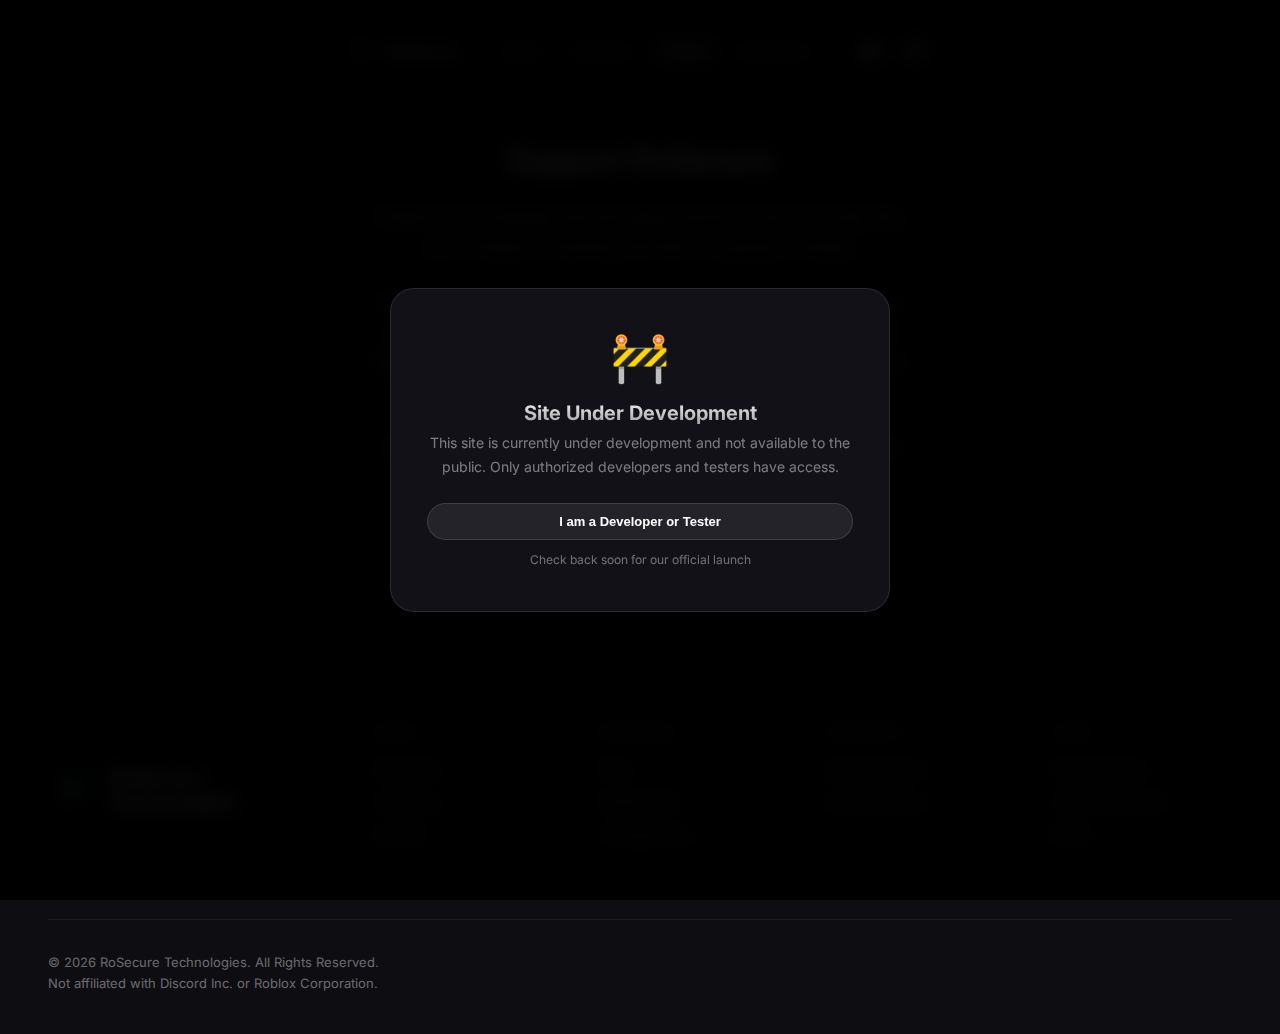
<file: donate.html>
<!DOCTYPE html>
<html lang="en">
<head>
    <meta charset="UTF-8">
    <meta name="viewport" content="width=device-width, initial-scale=1.0">
    <meta name="description" content="Support RoSecure's mission to keep communities safe. Donations help cover hosting and development costs.">
    <meta name="theme-color" content="#1f4dff">
    <title>Donate - RoSecure</title>
    <link rel="icon" type="image/png" href="rosecurelogo.png">
    <link rel="preconnect" href="https://fonts.googleapis.com">
    <link rel="preconnect" href="https://fonts.gstatic.com" crossorigin>
    <link href="https://fonts.googleapis.com/css2?family=Inter:wght@300;400;500;600;700&display=swap" rel="stylesheet">
    <style>
        * { margin: 0; padding: 0; box-sizing: border-box; }
        body {
            font-family: 'Inter', -apple-system, BlinkMacSystemFont, sans-serif;
            background: #0d0d12;
            color: #fff;
            -webkit-font-smoothing: antialiased;
            min-height: 100vh;
            display: flex;
            flex-direction: column;
        }

        .header-wrapper {
            position: fixed;
            top: 20px;
            left: 50%;
            transform: translateX(-50%);
            z-index: 1000;
        }
        .header {
            display: flex;
            align-items: center;
            gap: 32px;
            padding: 12px 24px;
            background: rgba(10, 10, 15, 0.9);
            border: 1px solid rgba(255, 255, 255, 0.08);
            border-radius: 50px;
            backdrop-filter: blur(20px);
        }
        .logo { display: flex; align-items: center; gap: 10px; text-decoration: none; }
        .logo-img { width: 28px; height: 28px; border-radius: 6px; }
        .logo-text { font-size: 15px; font-weight: 600; color: #fff; }
        .nav { display: flex; gap: 4px; }
        .nav-link {
            padding: 8px 14px;
            color: rgba(255, 255, 255, 0.6);
            text-decoration: none;
            font-size: 13px;
            font-weight: 500;
            border-radius: 50px;
            transition: all 0.2s;
        }
        .nav-link:hover, .nav-link.active { color: #fff; background: rgba(255, 255, 255, 0.1); }
        .header-right { display: flex; align-items: center; gap: 8px; }
        .discord-btn {
            width: 36px; height: 36px;
            display: flex; align-items: center; justify-content: center;
            background: rgba(255, 255, 255, 0.05);
            border-radius: 50%;
            color: rgba(255, 255, 255, 0.7);
            transition: all 0.2s;
        }
        .discord-btn:hover { background: rgba(88, 101, 242, 0.2); color: #5865F2; }
        .github-btn {
            width: 36px; height: 36px;
            display: flex; align-items: center; justify-content: center;
            background: rgba(255, 255, 255, 0.05);
            border-radius: 50%;
            color: rgba(255, 255, 255, 0.7);
            transition: all 0.2s;
            text-decoration: none;
        }
        .github-btn:hover { background: rgba(255, 255, 255, 0.15); color: #fff; }

        .main {
            flex: 1;
            display: flex;
            flex-direction: column;
            align-items: center;
            justify-content: center;
            text-align: center;
            padding: 140px 32px 80px;
            max-width: 600px;
            margin: 0 auto;
        }

        .title {
            font-size: 32px;
            font-weight: 600;
            margin-bottom: 24px;
            color: #fff;
        }

        .message {
            font-size: 16px;
            color: rgba(255, 255, 255, 0.6);
            line-height: 1.8;
            margin-bottom: 32px;
        }

        .link {
            color: #6366f1;
            text-decoration: none;
        }
        .link:hover { text-decoration: underline; }

        .donate-btn {
            display: inline-block;
            padding: 12px 28px;
            background: #fff;
            border-radius: 50px;
            color: #0d0d12;
            font-size: 14px;
            font-weight: 600;
            text-decoration: none;
            transition: all 0.3s;
        }
        .donate-btn:hover { background: rgba(255, 255, 255, 0.85); }

        .footer {
            padding: 80px 48px 40px;
            border-top: 1px solid rgba(255, 255, 255, 0.06);
        }
        .footer-container { max-width: 1200px; margin: 0 auto; }
        .footer-main {
            display: grid;
            grid-template-columns: 280px repeat(4, 1fr);
            gap: 48px;
            margin-bottom: 64px;
        }
        .footer-brand { display: flex; align-items: center; gap: 12px; }
        .footer-brand img { width: 48px; height: 48px; border-radius: 10px; }
        .footer-brand-text { font-size: 20px; font-weight: 700; }
        .footer-column h4 {
            font-size: 11px;
            font-weight: 600;
            color: rgba(255, 255, 255, 0.4);
            text-transform: uppercase;
            letter-spacing: 0.5px;
            margin-bottom: 20px;
        }
        .footer-column ul { list-style: none; }
        .footer-column li { margin-bottom: 12px; }
        .footer-column a {
            color: rgba(255, 255, 255, 0.6);
            text-decoration: none;
            font-size: 14px;
            transition: color 0.2s;
        }
        .footer-column a:hover { color: #fff; }
        .footer-bottom {
            padding-top: 32px;
            border-top: 1px solid rgba(255, 255, 255, 0.06);
        }
        .footer-copyright {
            font-size: 13px;
            color: rgba(255, 255, 255, 0.4);
            max-width: 500px;
            line-height: 1.6;
        }

        .mobile-menu-btn {
            display: none;
            width: 36px; height: 36px;
            background: rgba(255, 255, 255, 0.05);
            border: 1px solid rgba(255, 255, 255, 0.1);
            border-radius: 10px;
            cursor: pointer;
            align-items: center;
            justify-content: center;
            padding: 0;
            color: rgba(255, 255, 255, 0.7);
            transition: all 0.2s;
        }
        .mobile-menu-btn:hover { background: rgba(255, 255, 255, 0.1); color: #fff; }
        .mobile-menu-btn svg { width: 18px; height: 18px; }
        .mobile-nav {
            display: none;
            position: fixed;
            top: 80px;
            left: 50%;
            transform: translateX(-50%);
            width: 90%;
            max-width: 400px;
            background: rgba(10, 10, 15, 0.95);
            border: 1px solid rgba(255, 255, 255, 0.08);
            border-radius: 20px;
            backdrop-filter: blur(20px);
            padding: 16px;
            z-index: 999;
            flex-direction: column;
            gap: 4px;
        }
        .mobile-nav.open { display: flex; }
        .mobile-nav a {
            padding: 12px 16px;
            color: rgba(255, 255, 255, 0.7);
            text-decoration: none;
            font-size: 14px;
            font-weight: 500;
            border-radius: 12px;
            transition: all 0.2s;
        }
        .mobile-nav a:hover, .mobile-nav a.active { background: rgba(255, 255, 255, 0.08); color: #fff; }

        @media (max-width: 1024px) { .footer-main { grid-template-columns: repeat(2, 1fr); } }
        @media (max-width: 768px) {
            .header { padding: 10px 16px; gap: 16px; }
            .nav { display: none; }
            .mobile-menu-btn { display: flex; }
            .main { padding: 120px 20px 60px; }
            .title { font-size: 26px; }
            .footer { padding: 60px 20px 30px; }
            .footer-main { grid-template-columns: 1fr; gap: 32px; }
            .footer-bottom { flex-direction: column; gap: 16px; text-align: center; }
        }

        .modal-overlay { display: none; position: fixed; inset: 0; background: rgba(0,0,0,0.6); backdrop-filter: blur(8px); z-index: 2000; align-items: center; justify-content: center; }
        .modal-overlay.open { display: flex; }
        .modal { text-align: center; max-width: 400px; width: 90%; padding: 44px 36px; background: rgba(18, 18, 24, 0.95); border: 1px solid rgba(255, 255, 255, 0.1); border-radius: 24px; animation: modalIn 0.3s cubic-bezier(0.16,1,0.3,1); }
        @keyframes modalIn { from { opacity: 0; transform: scale(0.95) translateY(10px); } to { opacity: 1; transform: scale(1) translateY(0); } }
        .modal-icon { font-size: 48px; margin-bottom: 20px; line-height: 1; }
        .modal-title { font-size: 20px; font-weight: 700; margin-bottom: 6px; background: linear-gradient(180deg, rgba(255,255,255,0.95) 0%, rgba(255,255,255,0.6) 100%); -webkit-background-clip: text; -webkit-text-fill-color: transparent; background-clip: text; }
        .modal-text { font-size: 14px; color: rgba(255,255,255,0.45); line-height: 1.7; margin-bottom: 24px; }
        .modal-close { padding: 10px 24px; background: rgba(255,255,255,0.08); border: 1px solid rgba(255,255,255,0.12); border-radius: 50px; color: #fff; font-size: 13px; font-weight: 600; cursor: pointer; transition: all 0.2s; }
        .modal-close:hover { background: rgba(255,255,255,0.15); }
    </style>
</head>
<body>
    <div class="header-wrapper">
        <header class="header">
            <a href="index.html" class="logo">
                <img src="rosecurelogo.png" alt="RoSecure" class="logo-img">
                <span class="logo-text">RoSecure</span>
            </a>
            <nav class="nav">
                <a href="about.html" class="nav-link">About</a>
                <a href="volunteer.html" class="nav-link">Volunteer</a>
                <a href="donate.html" class="nav-link active">Donate</a>
                <a href="#" class="nav-link" onclick="event.preventDefault();document.getElementById('constructionModal').classList.add('open')">Dashboard</a>
            </nav>
            <div class="header-right">
                <a href="https://discord.gg/mbXQCEJS58" target="_blank" rel="noopener noreferrer" class="discord-btn">
                    <svg xmlns="http://www.w3.org/2000/svg" width="20" height="20" viewBox="0 0 24 24" fill="currentColor"><path d="M20.317 4.37a19.791 19.791 0 0 0-4.885-1.515.074.074 0 0 0-.079.037c-.21.375-.444.864-.608 1.25a18.27 18.27 0 0 0-5.487 0 12.64 12.64 0 0 0-.617-1.25.077.077 0 0 0-.079-.037A19.736 19.736 0 0 0 3.677 4.37a.07.07 0 0 0-.032.027C.533 9.046-.32 13.58.099 18.057a.082.082 0 0 0 .031.057 19.9 19.9 0 0 0 5.993 3.03.078.078 0 0 0 .084-.028 14.09 14.09 0 0 0 1.226-1.994.076.076 0 0 0-.041-.106 13.107 13.107 0 0 1-1.872-.892.077.077 0 0 1-.008-.128 10.2 10.2 0 0 0 .372-.292.074.074 0 0 1 .077-.01c3.928 1.793 8.18 1.793 12.062 0a.074.074 0 0 1 .078.01c.12.098.246.198.373.292a.077.077 0 0 1-.006.127 12.299 12.299 0 0 1-1.873.892.077.077 0 0 0-.041.107c.36.698.772 1.362 1.225 1.993a.076.076 0 0 0 .084.028 19.839 19.839 0 0 0 6.002-3.03.077.077 0 0 0 .032-.054c.5-5.177-.838-9.674-3.549-13.66a.061.061 0 0 0-.031-.03zM8.02 15.33c-1.183 0-2.157-1.085-2.157-2.419 0-1.333.956-2.419 2.157-2.419 1.21 0 2.176 1.096 2.157 2.42 0 1.333-.956 2.418-2.157 2.418zm7.975 0c-1.183 0-2.157-1.085-2.157-2.419 0-1.333.956-2.419 2.157-2.419 1.21 0 2.176 1.096 2.157 2.42 0 1.333-.947 2.418-2.157 2.418z"/></svg>
                </a>
                <a href="https://github.com/mrarch0" target="_blank" rel="noopener noreferrer" class="github-btn" aria-label="GitHub">
                    <svg xmlns="http://www.w3.org/2000/svg" width="20" height="20" viewBox="0 0 24 24" fill="currentColor"><path d="M12 0c-6.626 0-12 5.373-12 12 0 5.302 3.438 9.8 8.207 11.387.599.111.793-.261.793-.577v-2.234c-3.338.726-4.033-1.416-4.033-1.416-.546-1.387-1.333-1.756-1.333-1.756-1.089-.745.083-.729.083-.729 1.205.084 1.839 1.237 1.839 1.237 1.07 1.834 2.807 1.304 3.492.997.107-.775.418-1.305.762-1.604-2.665-.305-5.467-1.334-5.467-5.931 0-1.311.469-2.381 1.236-3.221-.124-.303-.535-1.524.117-3.176 0 0 1.008-.322 3.301 1.23.957-.266 1.983-.399 3.003-.404 1.02.005 2.047.138 3.006.404 2.291-1.552 3.297-1.23 3.297-1.23.653 1.653.242 2.874.118 3.176.77.84 1.235 1.911 1.235 3.221 0 4.609-2.807 5.624-5.479 5.921.43.372.823 1.102.823 2.222v3.293c0 .319.192.694.801.576 4.765-1.589 8.199-6.086 8.199-11.386 0-6.627-5.373-12-12-12z"/></svg>
                </a>
                <button class="mobile-menu-btn" onclick="document.getElementById('mobileNav').classList.toggle('open')" aria-label="Menu">
                    <svg viewBox="0 0 24 24" fill="none" stroke="currentColor" stroke-width="2"><line x1="3" y1="6" x2="21" y2="6"/><line x1="3" y1="12" x2="21" y2="12"/><line x1="3" y1="18" x2="21" y2="18"/></svg>
                </button>
            </div>
        </header>
    </div>
    <nav class="mobile-nav" id="mobileNav">
        <a href="about.html">About</a>
        <a href="volunteer.html">Volunteer</a>
        <a href="donate.html" class="active">Donate</a>
        <a href="#" onclick="event.preventDefault();document.getElementById('constructionModal').classList.add('open')">Dashboard</a>
        <a href="https://discord.gg/mbXQCEJS58" target="_blank" rel="noopener noreferrer">Discord</a>
        <a href="https://github.com/mrarch0" target="_blank" rel="noopener noreferrer">GitHub</a>
    </nav>

    <main class="main">
        <h1 class="title">Support RoSecure</h1>
        <p class="message">
            RoSecure is completely free and always will be for the community. We don't charge for anything, and that's not going to change.
            <br><br>
            That said, running everything does cost money. If you want to help out, donations go straight toward hosting, development, and keeping the lights on. You won't get any special perks or benefits for donating, your money just helps us keep doing what we do.
            <br><br>
            You can make a one-time donation through our Discord store. Even a small amount goes a long way, we really do appreciate it.
        </p>
        <a href="https://discord.com/application-directory/1457385555103977502/store" target="_blank" rel="noopener noreferrer" class="donate-btn">Donate Now</a>
    </main>

    <div class="modal-overlay" id="constructionModal" onclick="if(event.target===this)this.classList.remove('open')">
        <div class="modal">
            <div class="modal-icon">🚧</div>
            <h2 class="modal-title">This page is still under construction!</h2>
            <p class="modal-text">We apologize for any inconvenience. The dashboard is currently being built and will be available soon.</p>
            <button class="modal-close" onclick="document.getElementById('constructionModal').classList.remove('open')">Got it</button>
        </div>
    </div>

    <footer class="footer">
        <div class="footer-container">
            <div class="footer-main">
                <div class="footer-brand">
                    <img src="rosecurelogo.png" alt="RoSecure">
                    <span class="footer-brand-text">RoSecure Technologies</span>
                </div>
                <div class="footer-column">
                    <h4>About</h4>
                    <ul>
                        <li><a href="about.html">About Us</a></li>
                        <li><a href="volunteer.html">Volunteer</a></li>
                        <li><a href="donate.html">Donate</a></li>
                    </ul>
                </div>
                <div class="footer-column">
                    <h4>Resources</h4>
                    <ul>
                        <li><a href="faq.html">FAQ</a></li>
                        <li><a href="moderation.html">Moderation</a></li>
                        <li><a href="transparency.html">Transparency</a></li>
                    </ul>
                </div>
                <div class="footer-column">
                    <h4>Community</h4>
                    <ul>
                        <li><a href="https://discord.gg/mbXQCEJS58" target="_blank" rel="noopener noreferrer">Discord Server</a></li>
                        <li><a href="https://rosecurestatus.betteruptime.com/" target="_blank" rel="noopener noreferrer">System Status</a></li>
                    </ul>
                </div>
                <div class="footer-column">
                    <h4>Legal</h4>
                    <ul>
                        <li><a href="privacy.html">Privacy Policy</a></li>
                        <li><a href="terms.html">Terms of Service</a></li>
                        <li><a href="eula.html">EULA</a></li>
                    </ul>
                </div>
            </div>
            <div class="footer-bottom">
                <p class="footer-copyright">
                    &copy; 2026 RoSecure Technologies. All Rights Reserved.<br>
                    Not affiliated with Discord Inc. or Roblox Corporation.
                </p>
            </div>
        </div>
    </footer>

    <script type="text/javascript">
    var Tawk_API=Tawk_API||{}, Tawk_LoadStart=new Date();
    (function(){
    var s1=document.createElement("script"),s0=document.getElementsByTagName("script")[0];
    s1.async=true;
    s1.src='https://embed.tawk.to/6969a0e8a0ad53197e361dd5/1jf29p49d';
    s1.charset='UTF-8';
    s1.setAttribute('crossorigin','*');
    s0.parentNode.insertBefore(s1,s0);
    })();
    </script>
    <div class="modal-overlay" id="maintenanceMode" style="display: none; background: rgba(0, 0, 0, 0.95);">
        <div class="modal" style="max-width: 500px;">
            <div class="modal-icon">🚧</div>
            <h2 class="modal-title">Site Under Development</h2>
            <p class="modal-text">
                This site is currently under development and not available to the public. Only authorized developers and testers have access.
            </p>
            <button class="modal-close" onclick="window.location.href='https://staging.rosecure.org'" style="width: 100%; margin-bottom: 12px;">I am a Developer or Tester</button>
            <p style="font-size: 12px; color: rgba(255, 255, 255, 0.4); text-align: center;">Check back soon for our official launch</p>
        </div>
    </div>
    <script>
        if (window.location.hostname === 'rosecure.org' || window.location.hostname === 'www.rosecure.org' || (!window.location.hostname.includes('staging') && !window.location.hostname.includes('localhost'))) {
            document.getElementById('maintenanceMode').style.display = 'flex';
            document.body.style.overflow = 'hidden';
        }
    </script>
</body>
</html>
</file>
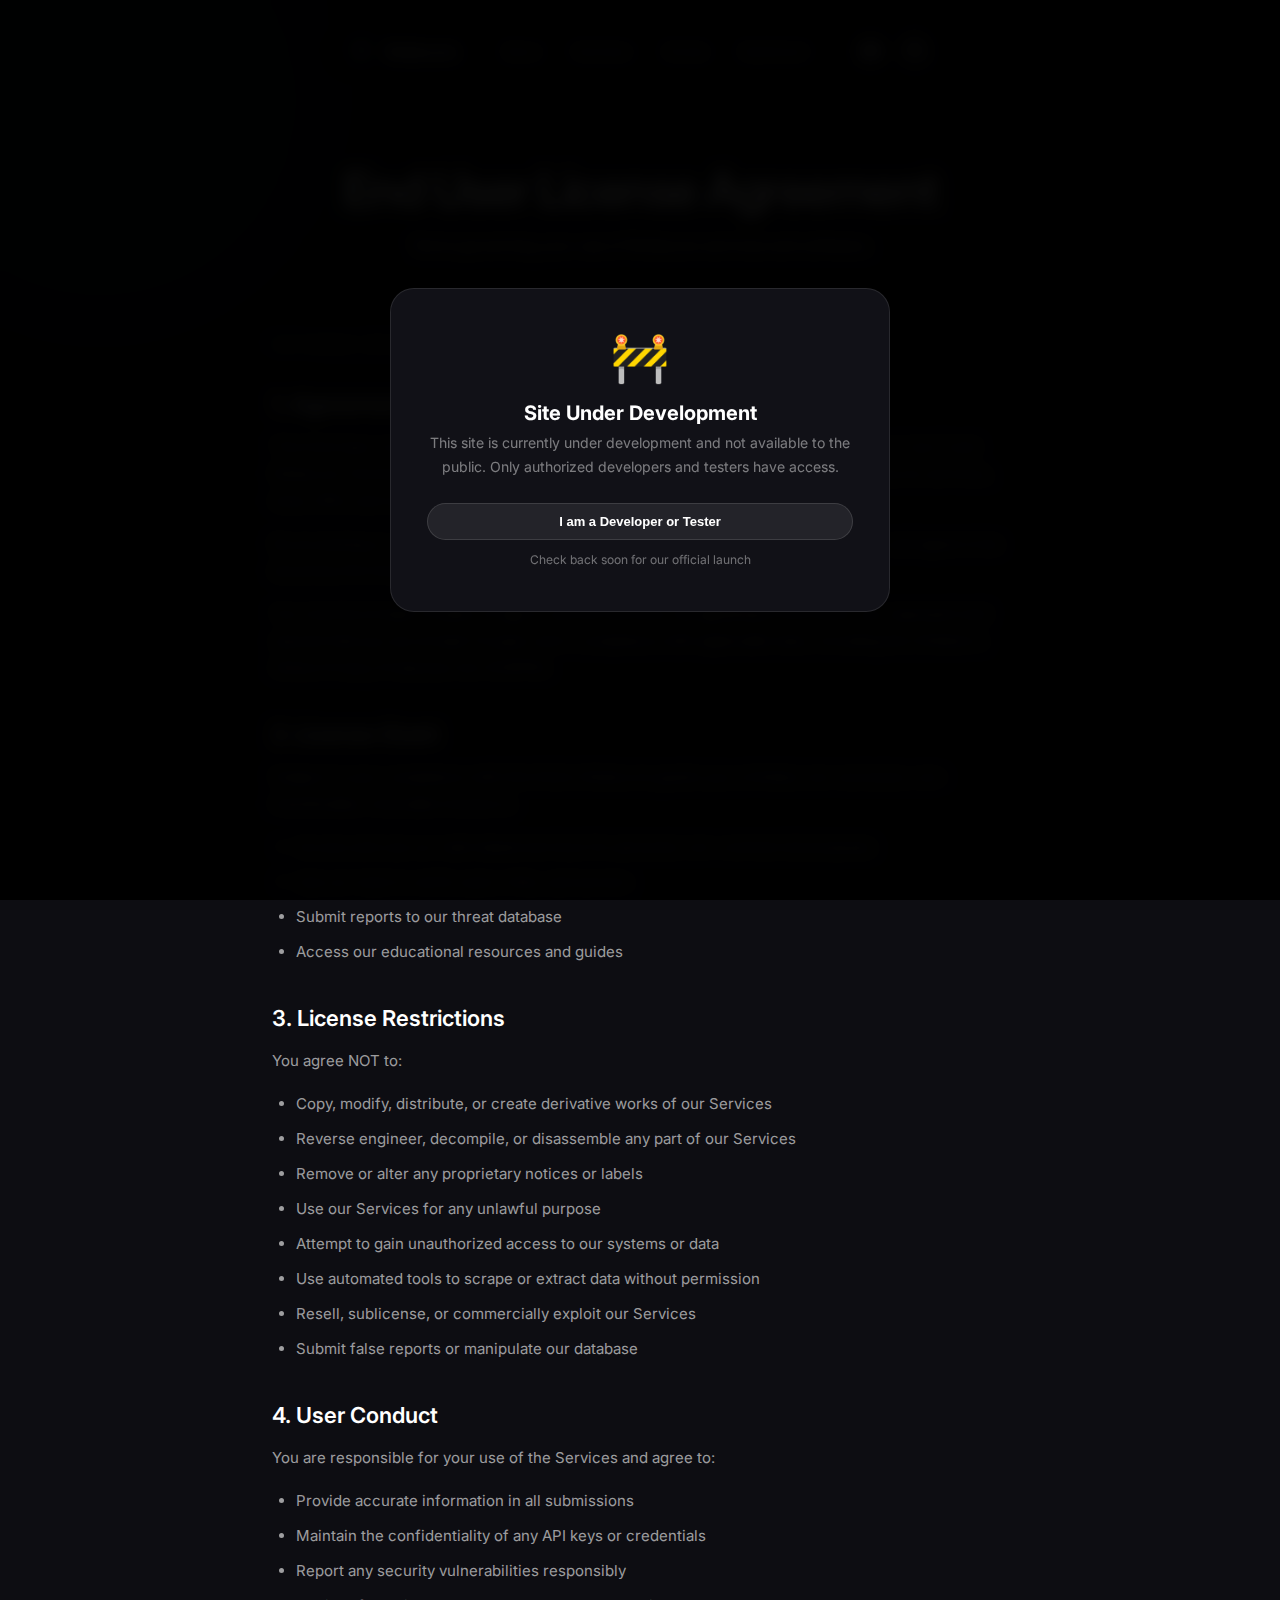
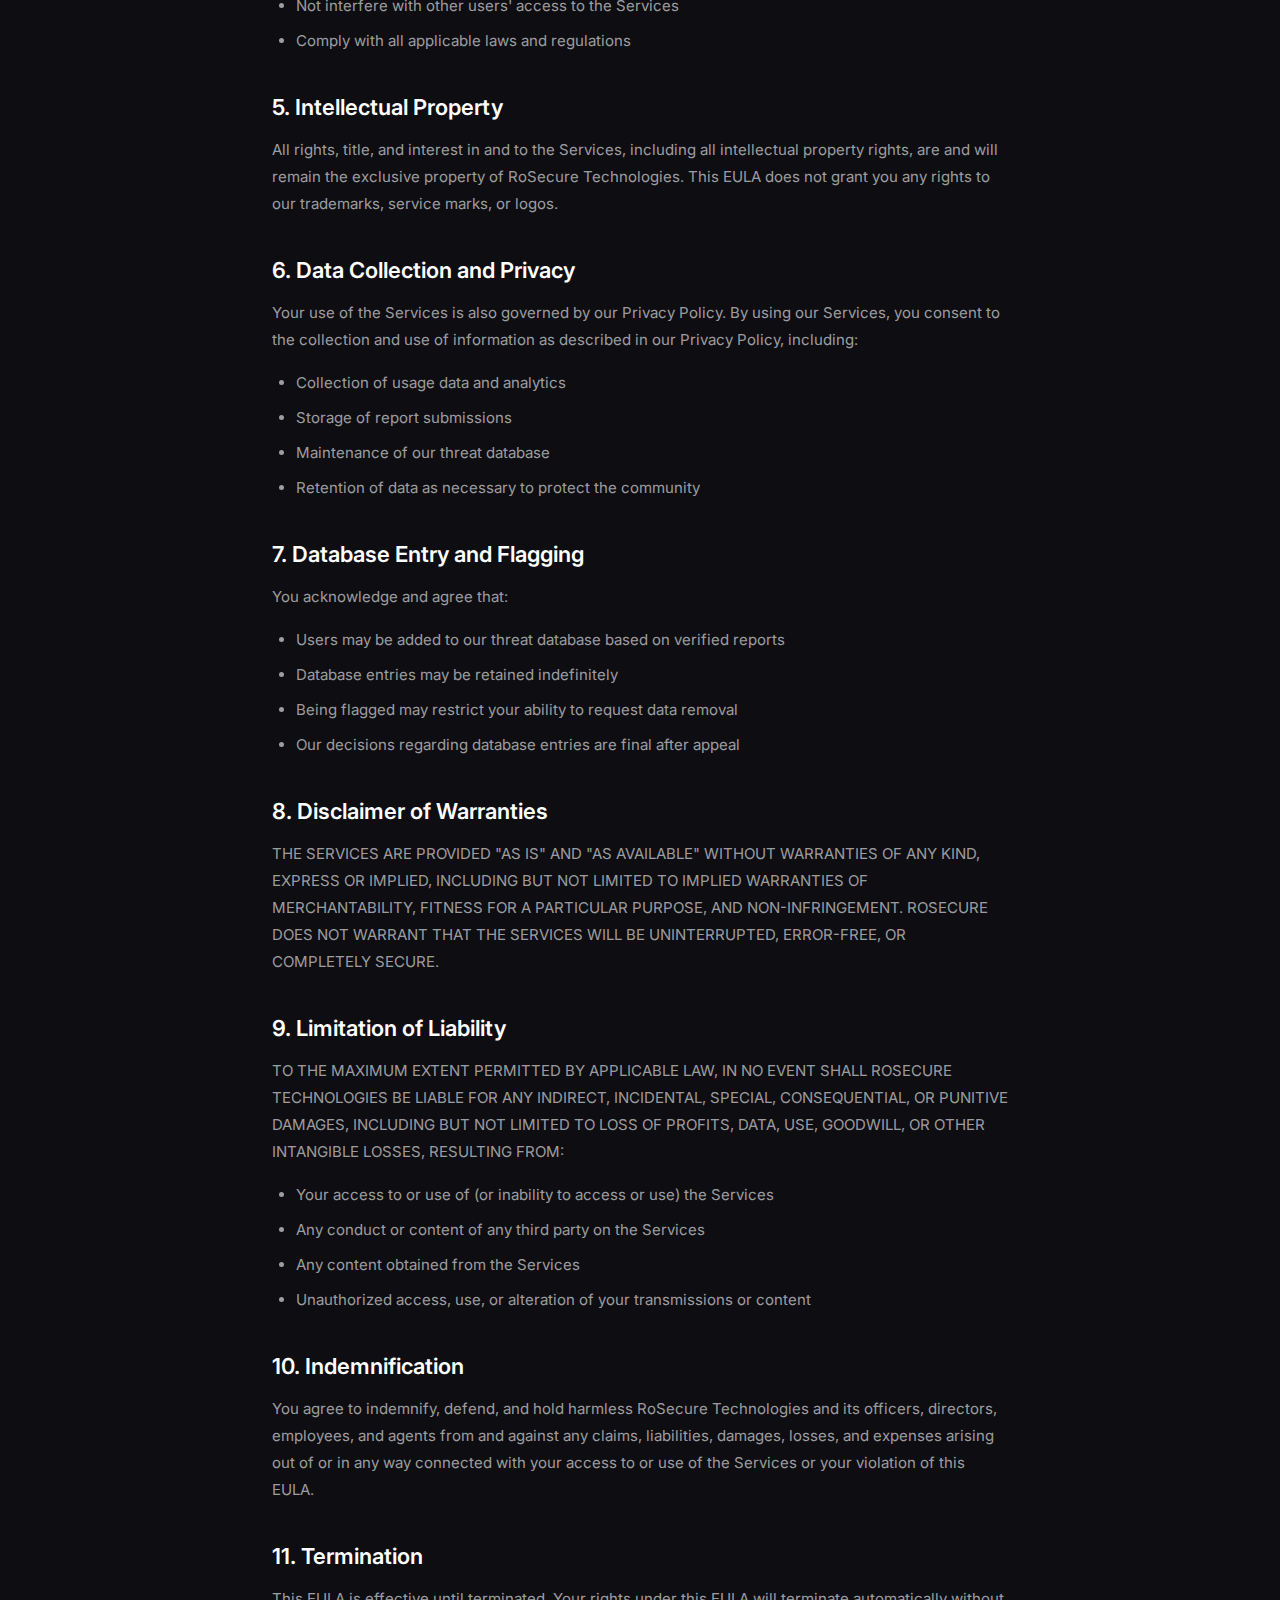
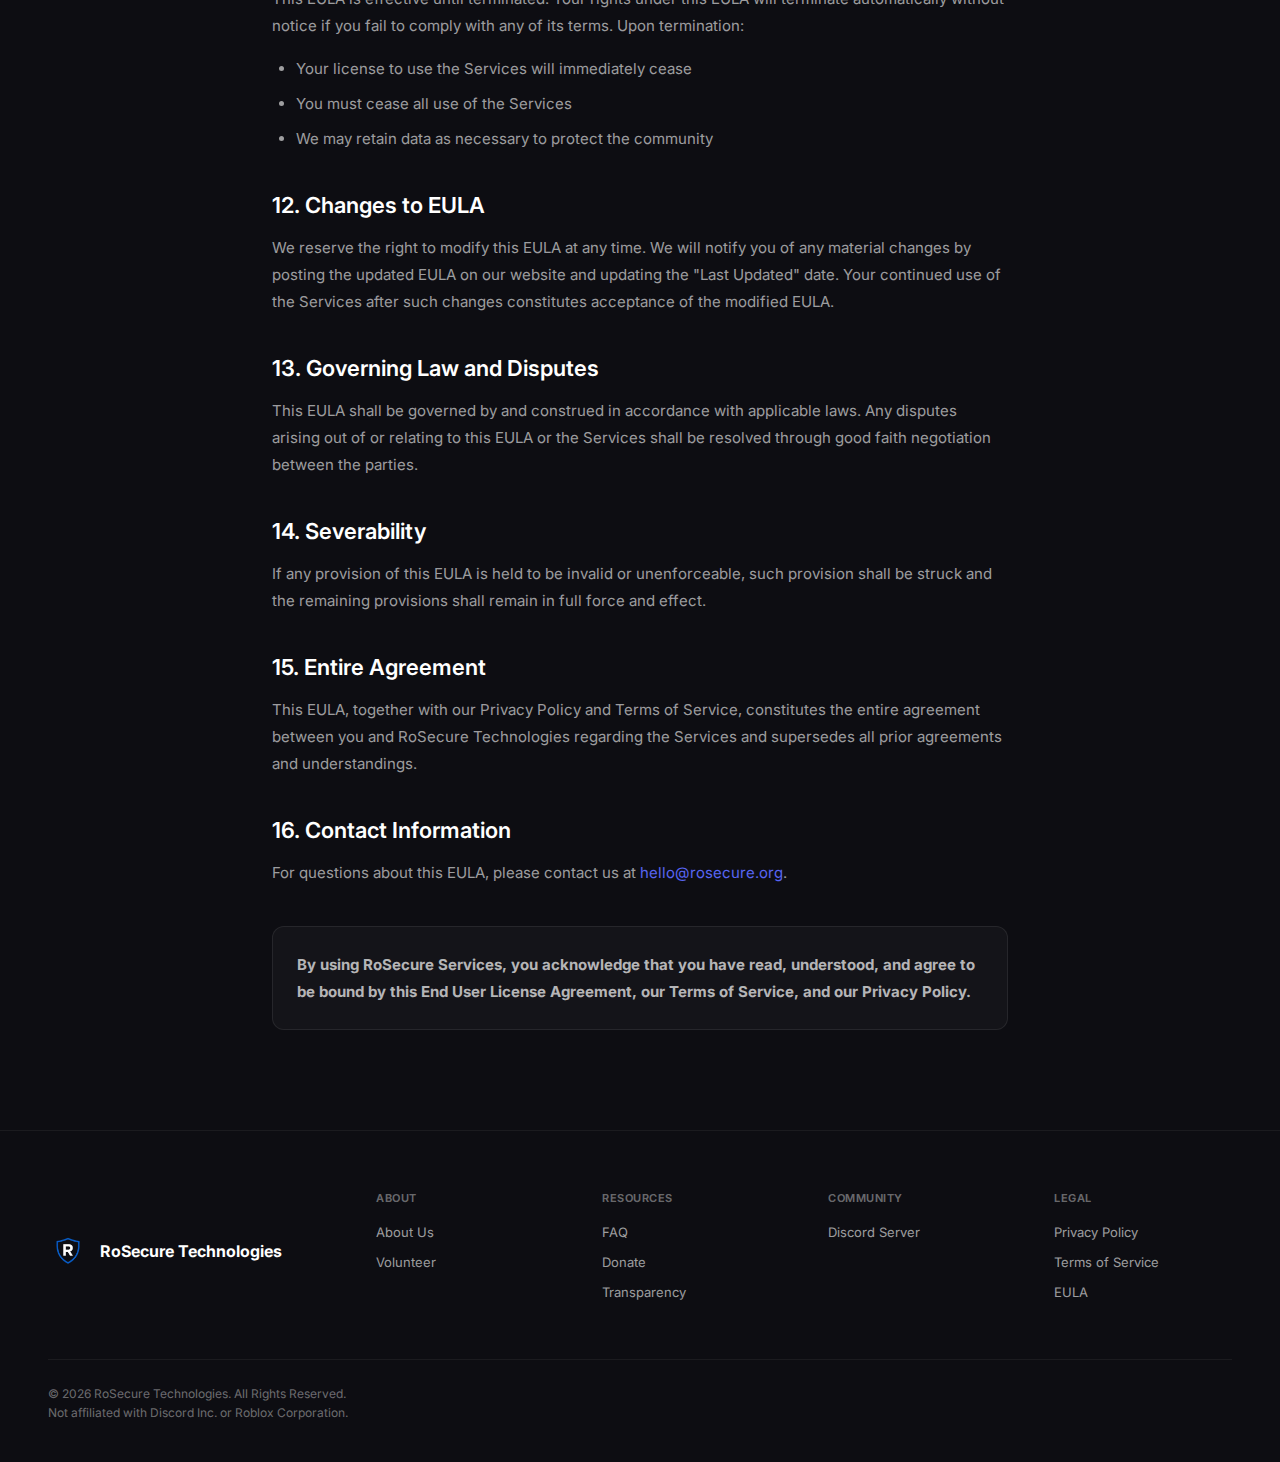
<file: eula.html>
<!DOCTYPE html>
<html lang="en">
<head>
    <meta charset="UTF-8">
    <meta name="viewport" content="width=device-width, initial-scale=1.0">
    <meta name="description" content="RoSecure End User License Agreement - Terms for using our software and services.">
    <meta name="theme-color" content="#1f4dff">
    <title>RoSecure - EULA</title>
    <link rel="icon" type="image/png" href="rosecurelogo.png">
    <link rel="preconnect" href="https://fonts.googleapis.com">
    <link rel="preconnect" href="https://fonts.gstatic.com" crossorigin>
    <link href="https://fonts.googleapis.com/css2?family=Inter:wght@300;400;500;600;700;800&display=swap" rel="stylesheet">
    <style>
        * { margin: 0; padding: 0; box-sizing: border-box; }
        body {
            font-family: 'Inter', -apple-system, BlinkMacSystemFont, sans-serif;
            background: #0d0d12;
            color: #fff;
            -webkit-font-smoothing: antialiased;
            min-height: 100vh;
        }

        /* Floating Dynamic Island Header */
        .header-wrapper {
            position: fixed;
            top: 20px;
            left: 50%;
            transform: translateX(-50%);
            z-index: 1000;
            max-width: 90%;
            width: auto;
        }
        .header {
            display: flex;
            align-items: center;
            justify-content: center;
            gap: 32px;
            padding: 12px 24px;
            background: rgba(10, 10, 15, 0.9);
            border: 1px solid rgba(255, 255, 255, 0.08);
            border-radius: 50px;
            backdrop-filter: blur(20px);
            -webkit-backdrop-filter: blur(20px);
            white-space: nowrap;
        }
        .logo { display: flex; align-items: center; gap: 10px; text-decoration: none; }
        .logo-img { width: 28px; height: 28px; border-radius: 6px; }
        .logo-text { font-size: 15px; font-weight: 600; color: #fff; }
        .nav { display: flex; gap: 4px; }
        .nav-link {
            padding: 8px 14px;
            color: rgba(255, 255, 255, 0.6);
            text-decoration: none;
            font-size: 13px;
            font-weight: 500;
            border-radius: 50px;
            transition: all 0.2s;
        }
        .nav-link:hover { color: #fff; background: rgba(255, 255, 255, 0.1); }
        .header-right { display: flex; align-items: center; gap: 8px; }
        .discord-btn {
            width: 36px; height: 36px;
            display: flex; align-items: center; justify-content: center;
            background: rgba(255, 255, 255, 0.05);
            border-radius: 50%;
            color: rgba(255, 255, 255, 0.7);
            transition: all 0.2s;
        }
        .discord-btn:hover { background: rgba(88, 101, 242, 0.2); color: #5865F2; }
        .github-btn {
            width: 36px; height: 36px;
            display: flex; align-items: center; justify-content: center;
            background: rgba(255, 255, 255, 0.05);
            border-radius: 50%;
            color: rgba(255, 255, 255, 0.7);
            transition: all 0.2s;
            text-decoration: none;
        }
        .github-btn:hover { background: rgba(255, 255, 255, 0.15); color: #fff; }

        /* Hero Section */
        .hero {
            padding: 160px 32px 80px;
            text-align: center;
            position: relative;
        }
        .hero::before {
            content: '';
            position: absolute;
            top: -200px; left: -200px;
            width: 600px; height: 600px;
            background: radial-gradient(circle, rgba(34, 197, 94, 0.15) 0%, transparent 60%);
            filter: blur(80px);
            pointer-events: none;
        }
        .hero-content { position: relative; z-index: 1; }
        .hero-title {
            font-size: 48px;
            font-weight: 600;
            letter-spacing: -1.5px;
            margin-bottom: 16px;
            color: #fff;
        }
        .hero-description {
            font-size: 16px;
            color: rgba(255, 255, 255, 0.7);
            max-width: 500px;
            margin: 0 auto;
        }

        /* Animation Classes */
        .animate-on-scroll {
            opacity: 0;
            transition: all 0.8s cubic-bezier(0.16, 1, 0.3, 1);
        }
        .animate-from-bottom { transform: translateY(40px); }
        .animate-on-scroll.visible {
            opacity: 1;
            transform: translateX(0) translateY(0);
        }

        /* Legal Content */
        .legal-section {
            padding: 0 32px 100px;
            max-width: 800px;
            margin: 0 auto;
        }
        .legal-updated {
            font-size: 13px;
            color: rgba(255, 255, 255, 0.4);
            margin-bottom: 40px;
        }
        .legal-text h2 {
            font-size: 22px;
            font-weight: 600;
            margin: 40px 0 16px;
            color: #fff;
        }
        .legal-text h2:first-child { margin-top: 0; }
        .legal-text p {
            font-size: 15px;
            color: rgba(255, 255, 255, 0.6);
            line-height: 1.8;
            margin-bottom: 16px;
        }
        .legal-text ul {
            margin: 16px 0;
            padding-left: 24px;
        }
        .legal-text li {
            font-size: 15px;
            color: rgba(255, 255, 255, 0.6);
            line-height: 1.8;
            margin-bottom: 8px;
        }
        .legal-text a {
            color: #5865F2;
            text-decoration: none;
        }
        .legal-text a:hover { text-decoration: underline; }
        .legal-acceptance-box {
            margin-top: 40px;
            padding: 24px;
            background: rgba(255, 255, 255, 0.03);
            border: 1px solid rgba(255, 255, 255, 0.08);
            border-radius: 12px;
        }
        .legal-acceptance-box p {
            margin: 0;
            color: rgba(255, 255, 255, 0.7);
        }

        /* Footer */
        .footer {
            padding: 60px 48px 40px;
            border-top: 1px solid rgba(255, 255, 255, 0.06);
        }
        .footer-container { max-width: 1200px; margin: 0 auto; }
        .footer-main {
            display: grid;
            grid-template-columns: 280px repeat(4, 1fr);
            gap: 48px;
            margin-bottom: 48px;
        }
        .footer-brand { display: flex; align-items: center; gap: 12px; }
        .footer-brand img { width: 40px; height: 40px; border-radius: 8px; }
        .footer-brand-text { font-size: 16px; font-weight: 700; }
        .footer-column h4 {
            font-size: 11px;
            font-weight: 600;
            color: rgba(255, 255, 255, 0.4);
            text-transform: uppercase;
            letter-spacing: 0.5px;
            margin-bottom: 16px;
        }
        .footer-column ul { list-style: none; }
        .footer-column li { margin-bottom: 10px; }
        .footer-column a {
            color: rgba(255, 255, 255, 0.6);
            text-decoration: none;
            font-size: 13px;
            transition: color 0.2s;
        }
        .footer-column a:hover { color: #fff; }
        .footer-bottom {
            display: flex;
            justify-content: space-between;
            align-items: center;
            padding-top: 24px;
            border-top: 1px solid rgba(255, 255, 255, 0.06);
        }
        .footer-copyright {
            font-size: 12px;
            color: rgba(255, 255, 255, 0.4);
            line-height: 1.6;
        }
        .footer-tagline { font-size: 12px; color: rgba(255, 255, 255, 0.4); }

        /* Mobile Menu Toggle */
        .mobile-menu-btn {
            display: none;
            width: 36px; height: 36px;
            background: rgba(255, 255, 255, 0.05);
            border: 1px solid rgba(255, 255, 255, 0.1);
            border-radius: 10px;
            cursor: pointer;
            align-items: center;
            justify-content: center;
            padding: 0;
            color: rgba(255, 255, 255, 0.7);
            transition: all 0.2s;
            flex-shrink: 0;
        }
        .mobile-menu-btn:hover { background: rgba(255, 255, 255, 0.1); color: #fff; }
        .mobile-menu-btn svg { width: 18px; height: 18px; }

        .mobile-nav {
            display: none;
            position: fixed;
            top: 80px;
            left: 50%;
            transform: translateX(-50%);
            width: 90%;
            max-width: 400px;
            background: rgba(10, 10, 15, 0.95);
            border: 1px solid rgba(255, 255, 255, 0.08);
            border-radius: 20px;
            backdrop-filter: blur(20px);
            -webkit-backdrop-filter: blur(20px);
            padding: 16px;
            z-index: 999;
            flex-direction: column;
            gap: 4px;
        }
        .mobile-nav.open { display: flex; }
        .mobile-nav a {
            padding: 14px 18px;
            color: rgba(255, 255, 255, 0.7);
            text-decoration: none;
            font-size: 15px;
            font-weight: 500;
            border-radius: 12px;
            transition: all 0.2s;
        }
        .mobile-nav a:hover { color: #fff; background: rgba(255, 255, 255, 0.08); }

        @media (max-width: 1024px) {
            .footer-main { grid-template-columns: repeat(2, 1fr); }
        }
        @media (max-width: 768px) {
            .header-wrapper { width: 92%; max-width: 92%; top: 12px; }
            .header { gap: 12px; padding: 10px 16px; justify-content: space-between; }
            .nav { display: none; }
            .mobile-menu-btn { display: flex; }
            .hero { padding: 140px 20px 60px; }
            .hero-title { font-size: 32px; }
            .legal-section { padding: 0 20px 80px; }
            .footer { padding: 40px 20px 30px; }
            .footer-main { grid-template-columns: 1fr; gap: 32px; }
            .footer-bottom { flex-direction: column; gap: 16px; text-align: center; }
        }

        /* Construction Modal */
        .modal-overlay {
            display: none;
            position: fixed;
            top: 0; left: 0; right: 0; bottom: 0;
            background: rgba(0, 0, 0, 0.6);
            backdrop-filter: blur(8px);
            z-index: 2000;
            align-items: center;
            justify-content: center;
        }
        .modal-overlay.open { display: flex; }
        .modal {
            text-align: center;
            max-width: 400px;
            width: 90%;
            padding: 44px 36px;
            background: rgba(18, 18, 24, 0.95);
            border: 1px solid rgba(255, 255, 255, 0.1);
            border-radius: 24px;
            animation: modalIn 0.3s cubic-bezier(0.16, 1, 0.3, 1);
        }
        @keyframes modalIn {
            from { opacity: 0; transform: scale(0.95) translateY(10px); }
            to { opacity: 1; transform: scale(1) translateY(0); }
        }
        .modal-icon { font-size: 48px; margin-bottom: 20px; line-height: 1; }
        .modal-title {
            font-size: 20px; font-weight: 700; margin-bottom: 6px;
            color: #fff;
        }
        .modal-text { font-size: 14px; color: rgba(255,255,255,0.45); line-height: 1.7; margin-bottom: 24px; }
        .modal-close {
            padding: 10px 24px; background: rgba(255,255,255,0.08); border: 1px solid rgba(255,255,255,0.12);
            border-radius: 50px; color: #fff; font-size: 13px; font-weight: 600; cursor: pointer; transition: all 0.2s;
        }
        .modal-close:hover { background: rgba(255,255,255,0.15); }
    </style>
</head>
<body>
    <div class="header-wrapper">
        <header class="header">
            <a href="index.html" class="logo">
                <img src="rosecurelogo.png" alt="RoSecure" class="logo-img">
                <span class="logo-text">RoSecure</span>
            </a>
            <nav class="nav">
                <a href="about.html" class="nav-link">About</a>
                <a href="volunteer.html" class="nav-link">Volunteer</a>
                <a href="donate.html" class="nav-link">Donate</a>
                <a href="#" class="nav-link" onclick="event.preventDefault();document.getElementById('constructionModal').classList.add('open')">Dashboard</a>
            </nav>
            <div class="header-right">
                <a href="https://discord.gg/mbXQCEJS58" target="_blank" class="discord-btn">
                    <svg xmlns="http://www.w3.org/2000/svg" width="20" height="20" viewBox="0 0 24 24" fill="currentColor"><path d="M20.317 4.37a19.791 19.791 0 0 0-4.885-1.515.074.074 0 0 0-.079.037c-.21.375-.444.864-.608 1.25a18.27 18.27 0 0 0-5.487 0 12.64 12.64 0 0 0-.617-1.25.077.077 0 0 0-.079-.037A19.736 19.736 0 0 0 3.677 4.37a.07.07 0 0 0-.032.027C.533 9.046-.32 13.58.099 18.057a.082.082 0 0 0 .031.057 19.9 19.9 0 0 0 5.993 3.03.078.078 0 0 0 .084-.028 14.09 14.09 0 0 0 1.226-1.994.076.076 0 0 0-.041-.106 13.107 13.107 0 0 1-1.872-.892.077.077 0 0 1-.008-.128 10.2 10.2 0 0 0 .372-.292.074.074 0 0 1 .077-.01c3.928 1.793 8.18 1.793 12.062 0a.074.074 0 0 1 .078.01c.12.098.246.198.373.292a.077.077 0 0 1-.006.127 12.299 12.299 0 0 1-1.873.892.077.077 0 0 0-.041.107c.36.698.772 1.362 1.225 1.993a.076.076 0 0 0 .084.028 19.839 19.839 0 0 0 6.002-3.03.077.077 0 0 0 .032-.054c.5-5.177-.838-9.674-3.549-13.66a.061.061 0 0 0-.031-.03zM8.02 15.33c-1.183 0-2.157-1.085-2.157-2.419 0-1.333.956-2.419 2.157-2.419 1.21 0 2.176 1.096 2.157 2.42 0 1.333-.956 2.418-2.157 2.418zm7.975 0c-1.183 0-2.157-1.085-2.157-2.419 0-1.333.956-2.419 2.157-2.419 1.21 0 2.176 1.096 2.157 2.42 0 1.333-.947 2.418-2.157 2.418z"/></svg>
                </a>
                <a href="https://github.com/mrarch0" target="_blank" class="github-btn" aria-label="GitHub">
                    <svg xmlns="http://www.w3.org/2000/svg" width="20" height="20" viewBox="0 0 24 24" fill="currentColor"><path d="M12 0c-6.626 0-12 5.373-12 12 0 5.302 3.438 9.8 8.207 11.387.599.111.793-.261.793-.577v-2.234c-3.338.726-4.033-1.416-4.033-1.416-.546-1.387-1.333-1.756-1.333-1.756-1.089-.745.083-.729.083-.729 1.205.084 1.839 1.237 1.839 1.237 1.07 1.834 2.807 1.304 3.492.997.107-.775.418-1.305.762-1.604-2.665-.305-5.467-1.334-5.467-5.931 0-1.311.469-2.381 1.236-3.221-.124-.303-.535-1.524.117-3.176 0 0 1.008-.322 3.301 1.23.957-.266 1.983-.399 3.003-.404 1.02.005 2.047.138 3.006.404 2.291-1.552 3.297-1.23 3.297-1.23.653 1.653.242 2.874.118 3.176.77.84 1.235 1.911 1.235 3.221 0 4.609-2.807 5.624-5.479 5.921.43.372.823 1.102.823 2.222v3.293c0 .319.192.694.801.576 4.765-1.589 8.199-6.086 8.199-11.386 0-6.627-5.373-12-12-12z"/></svg>
                </a>
                <button class="mobile-menu-btn" onclick="document.getElementById('mobileNav').classList.toggle('open')" aria-label="Menu">
                    <svg viewBox="0 0 24 24" fill="none" stroke="currentColor" stroke-width="2"><line x1="3" y1="6" x2="21" y2="6"/><line x1="3" y1="12" x2="21" y2="12"/><line x1="3" y1="18" x2="21" y2="18"/></svg>
                </button>
            </div>
        </header>
    </div>

    <nav class="mobile-nav" id="mobileNav">
        <a href="about.html">About</a>
        <a href="volunteer.html">Volunteer</a>
        <a href="donate.html">Donate</a>
        <a href="#" onclick="event.preventDefault();document.getElementById('constructionModal').classList.add('open')">Dashboard</a>
        <a href="https://discord.gg/mbXQCEJS58" target="_blank">Discord</a>
        <a href="https://github.com/mrarch0" target="_blank">GitHub</a>
    </nav>

    <section class="hero">
        <div class="hero-content">
            <h1 class="hero-title">End User License Agreement</h1>
            <p class="hero-description">Terms governing your use of RoSecure services and software.</p>
        </div>
    </section>

    <section class="legal-section">
        <p class="legal-updated">Last Updated: January 14, 2026</p>

        <div class="legal-text">
            <h2>1. Agreement to Terms</h2>
            <p>This End User License Agreement ("EULA") is a legal agreement between you ("User" or "you") and RoSecure Technologies ("RoSecure," "we," "us," or "our") governing your use of RoSecure services, tools, APIs, and related software (collectively, the "Services").</p>
            <p>By accessing or using our Services, you acknowledge that you have read, understood, and agree to be bound by this EULA. If you do not agree, do not use our Services.</p>
            <p>You must be at least 13 years of age to use the Services. By agreeing to this EULA, you represent and warrant that you are at least 13 years old in compliance with applicable laws, including the Children's Online Privacy Protection Act (COPPA).</p>

            <h2>2. License Grant</h2>
            <p>Subject to your compliance with this EULA, RoSecure grants you a limited, non-exclusive, non-transferable, revocable license to:</p>
            <ul>
                <li>Access and use our web-based services for personal, non-commercial purposes</li>
                <li>Use our tools to verify users, links, and servers</li>
                <li>Submit reports to our threat database</li>
                <li>Access our educational resources and guides</li>
            </ul>

            <h2>3. License Restrictions</h2>
            <p>You agree NOT to:</p>
            <ul>
                <li>Copy, modify, distribute, or create derivative works of our Services</li>
                <li>Reverse engineer, decompile, or disassemble any part of our Services</li>
                <li>Remove or alter any proprietary notices or labels</li>
                <li>Use our Services for any unlawful purpose</li>
                <li>Attempt to gain unauthorized access to our systems or data</li>
                <li>Use automated tools to scrape or extract data without permission</li>
                <li>Resell, sublicense, or commercially exploit our Services</li>
                <li>Submit false reports or manipulate our database</li>
            </ul>

            <h2>4. User Conduct</h2>
            <p>You are responsible for your use of the Services and agree to:</p>
            <ul>
                <li>Provide accurate information in all submissions</li>
                <li>Maintain the confidentiality of any API keys or credentials</li>
                <li>Report any security vulnerabilities responsibly</li>
                <li>Not interfere with other users' access to the Services</li>
                <li>Comply with all applicable laws and regulations</li>
            </ul>

            <h2>5. Intellectual Property</h2>
            <p>All rights, title, and interest in and to the Services, including all intellectual property rights, are and will remain the exclusive property of RoSecure Technologies. This EULA does not grant you any rights to our trademarks, service marks, or logos.</p>

            <h2>6. Data Collection and Privacy</h2>
            <p>Your use of the Services is also governed by our Privacy Policy. By using our Services, you consent to the collection and use of information as described in our Privacy Policy, including:</p>
            <ul>
                <li>Collection of usage data and analytics</li>
                <li>Storage of report submissions</li>
                <li>Maintenance of our threat database</li>
                <li>Retention of data as necessary to protect the community</li>
            </ul>

            <h2>7. Database Entry and Flagging</h2>
            <p>You acknowledge and agree that:</p>
            <ul>
                <li>Users may be added to our threat database based on verified reports</li>
                <li>Database entries may be retained indefinitely</li>
                <li>Being flagged may restrict your ability to request data removal</li>
                <li>Our decisions regarding database entries are final after appeal</li>
            </ul>

            <h2>8. Disclaimer of Warranties</h2>
            <p>THE SERVICES ARE PROVIDED "AS IS" AND "AS AVAILABLE" WITHOUT WARRANTIES OF ANY KIND, EXPRESS OR IMPLIED, INCLUDING BUT NOT LIMITED TO IMPLIED WARRANTIES OF MERCHANTABILITY, FITNESS FOR A PARTICULAR PURPOSE, AND NON-INFRINGEMENT. ROSECURE DOES NOT WARRANT THAT THE SERVICES WILL BE UNINTERRUPTED, ERROR-FREE, OR COMPLETELY SECURE.</p>

            <h2>9. Limitation of Liability</h2>
            <p>TO THE MAXIMUM EXTENT PERMITTED BY APPLICABLE LAW, IN NO EVENT SHALL ROSECURE TECHNOLOGIES BE LIABLE FOR ANY INDIRECT, INCIDENTAL, SPECIAL, CONSEQUENTIAL, OR PUNITIVE DAMAGES, INCLUDING BUT NOT LIMITED TO LOSS OF PROFITS, DATA, USE, GOODWILL, OR OTHER INTANGIBLE LOSSES, RESULTING FROM:</p>
            <ul>
                <li>Your access to or use of (or inability to access or use) the Services</li>
                <li>Any conduct or content of any third party on the Services</li>
                <li>Any content obtained from the Services</li>
                <li>Unauthorized access, use, or alteration of your transmissions or content</li>
            </ul>

            <h2>10. Indemnification</h2>
            <p>You agree to indemnify, defend, and hold harmless RoSecure Technologies and its officers, directors, employees, and agents from and against any claims, liabilities, damages, losses, and expenses arising out of or in any way connected with your access to or use of the Services or your violation of this EULA.</p>

            <h2>11. Termination</h2>
            <p>This EULA is effective until terminated. Your rights under this EULA will terminate automatically without notice if you fail to comply with any of its terms. Upon termination:</p>
            <ul>
                <li>Your license to use the Services will immediately cease</li>
                <li>You must cease all use of the Services</li>
                <li>We may retain data as necessary to protect the community</li>
            </ul>

            <h2>12. Changes to EULA</h2>
            <p>We reserve the right to modify this EULA at any time. We will notify you of any material changes by posting the updated EULA on our website and updating the "Last Updated" date. Your continued use of the Services after such changes constitutes acceptance of the modified EULA.</p>

            <h2>13. Governing Law and Disputes</h2>
            <p>This EULA shall be governed by and construed in accordance with applicable laws. Any disputes arising out of or relating to this EULA or the Services shall be resolved through good faith negotiation between the parties.</p>

            <h2>14. Severability</h2>
            <p>If any provision of this EULA is held to be invalid or unenforceable, such provision shall be struck and the remaining provisions shall remain in full force and effect.</p>

            <h2>15. Entire Agreement</h2>
            <p>This EULA, together with our Privacy Policy and Terms of Service, constitutes the entire agreement between you and RoSecure Technologies regarding the Services and supersedes all prior agreements and understandings.</p>

            <h2>16. Contact Information</h2>
            <p>For questions about this EULA, please contact us at <a href="mailto:hello@rosecure.org">hello@rosecure.org</a>.</p>

            <div class="legal-acceptance-box">
                <p><strong>By using RoSecure Services, you acknowledge that you have read, understood, and agree to be bound by this End User License Agreement, our Terms of Service, and our Privacy Policy.</strong></p>
            </div>
        </div>
    </section>

    <footer class="footer">
        <div class="footer-container">
            <div class="footer-main">
                <div class="footer-brand">
                    <img src="rosecurelogo.png" alt="RoSecure">
                    <span class="footer-brand-text">RoSecure Technologies</span>
                </div>
                <div class="footer-column">
                    <h4>About</h4>
                    <ul>
                        <li><a href="about.html">About Us</a></li>
                        <li><a href="volunteer.html">Volunteer</a></li>
                    </ul>
                </div>
                <div class="footer-column">
                    <h4>Resources</h4>
                    <ul>
                        <li><a href="faq.html">FAQ</a></li>
                        <li><a href="donate.html">Donate</a></li>
                        <li><a href="transparency.html">Transparency</a></li>
                    </ul>
                </div>
                <div class="footer-column">
                    <h4>Community</h4>
                    <ul>
                        <li><a href="https://discord.gg/mbXQCEJS58" target="_blank">Discord Server</a></li>
                    </ul>
                </div>
                <div class="footer-column">
                    <h4>Legal</h4>
                    <ul>
                        <li><a href="privacy.html">Privacy Policy</a></li>
                        <li><a href="terms.html">Terms of Service</a></li>
                        <li><a href="eula.html">EULA</a></li>
                    </ul>
                </div>
            </div>
            <div class="footer-bottom">
                <p class="footer-copyright">
                    &copy; 2026 RoSecure Technologies. All Rights Reserved.<br>
                    Not affiliated with Discord Inc. or Roblox Corporation.
                </p>
            </div>
        </div>
    </footer>

    <script>
        // Scroll animation observer
        const observerOptions = {
            root: null,
            rootMargin: '0px',
            threshold: 0.15
        };

        const observer = new IntersectionObserver((entries) => {
            entries.forEach(entry => {
                if (entry.isIntersecting) {
                    entry.target.classList.add('visible');
                }
            });
        }, observerOptions);

        document.querySelectorAll('.animate-on-scroll').forEach(el => {
            observer.observe(el);
        });
    </script>

    <div class="modal-overlay" id="constructionModal" onclick="if(event.target===this)this.classList.remove('open')">
        <div class="modal">
            <div class="modal-icon">🚧</div>
            <h2 class="modal-title">This page is still under construction!</h2>
            <p class="modal-text">We apologize for any inconvenience. The dashboard is currently being built and will be available soon.</p>
            <button class="modal-close" onclick="document.getElementById('constructionModal').classList.remove('open')">Got it</button>
        </div>
    </div>

    <script type="text/javascript">
    var Tawk_API=Tawk_API||{}, Tawk_LoadStart=new Date();
    (function(){
    var s1=document.createElement("script"),s0=document.getElementsByTagName("script")[0];
    s1.async=true;
    s1.src='https://embed.tawk.to/6969a0e8a0ad53197e361dd5/1jf29p49d';
    s1.charset='UTF-8';
    s1.setAttribute('crossorigin','*');
    s0.parentNode.insertBefore(s1,s0);
    })();
    </script>
    <div class="modal-overlay" id="maintenanceMode" style="display: none; background: rgba(0, 0, 0, 0.95);">
        <div class="modal" style="max-width: 500px;">
            <div class="modal-icon">🚧</div>
            <h2 class="modal-title">Site Under Development</h2>
            <p class="modal-text">
                This site is currently under development and not available to the public. Only authorized developers and testers have access.
            </p>
            <button class="modal-close" onclick="window.location.href='https://staging.rosecure.org'" style="width: 100%; margin-bottom: 12px;">I am a Developer or Tester</button>
            <p style="font-size: 12px; color: rgba(255, 255, 255, 0.4); text-align: center;">Check back soon for our official launch</p>
        </div>
    </div>
    <script>
        if (window.location.protocol !== 'file:') {
            if (window.location.hostname === 'rosecure.org' || window.location.hostname === 'www.rosecure.org' || (!window.location.hostname.includes('staging') && !window.location.hostname.includes('localhost'))) {
                document.getElementById('maintenanceMode').style.display = 'flex';
                document.body.style.overflow = 'hidden';
            }
        }
    </script>
</body>
</html>
</file>
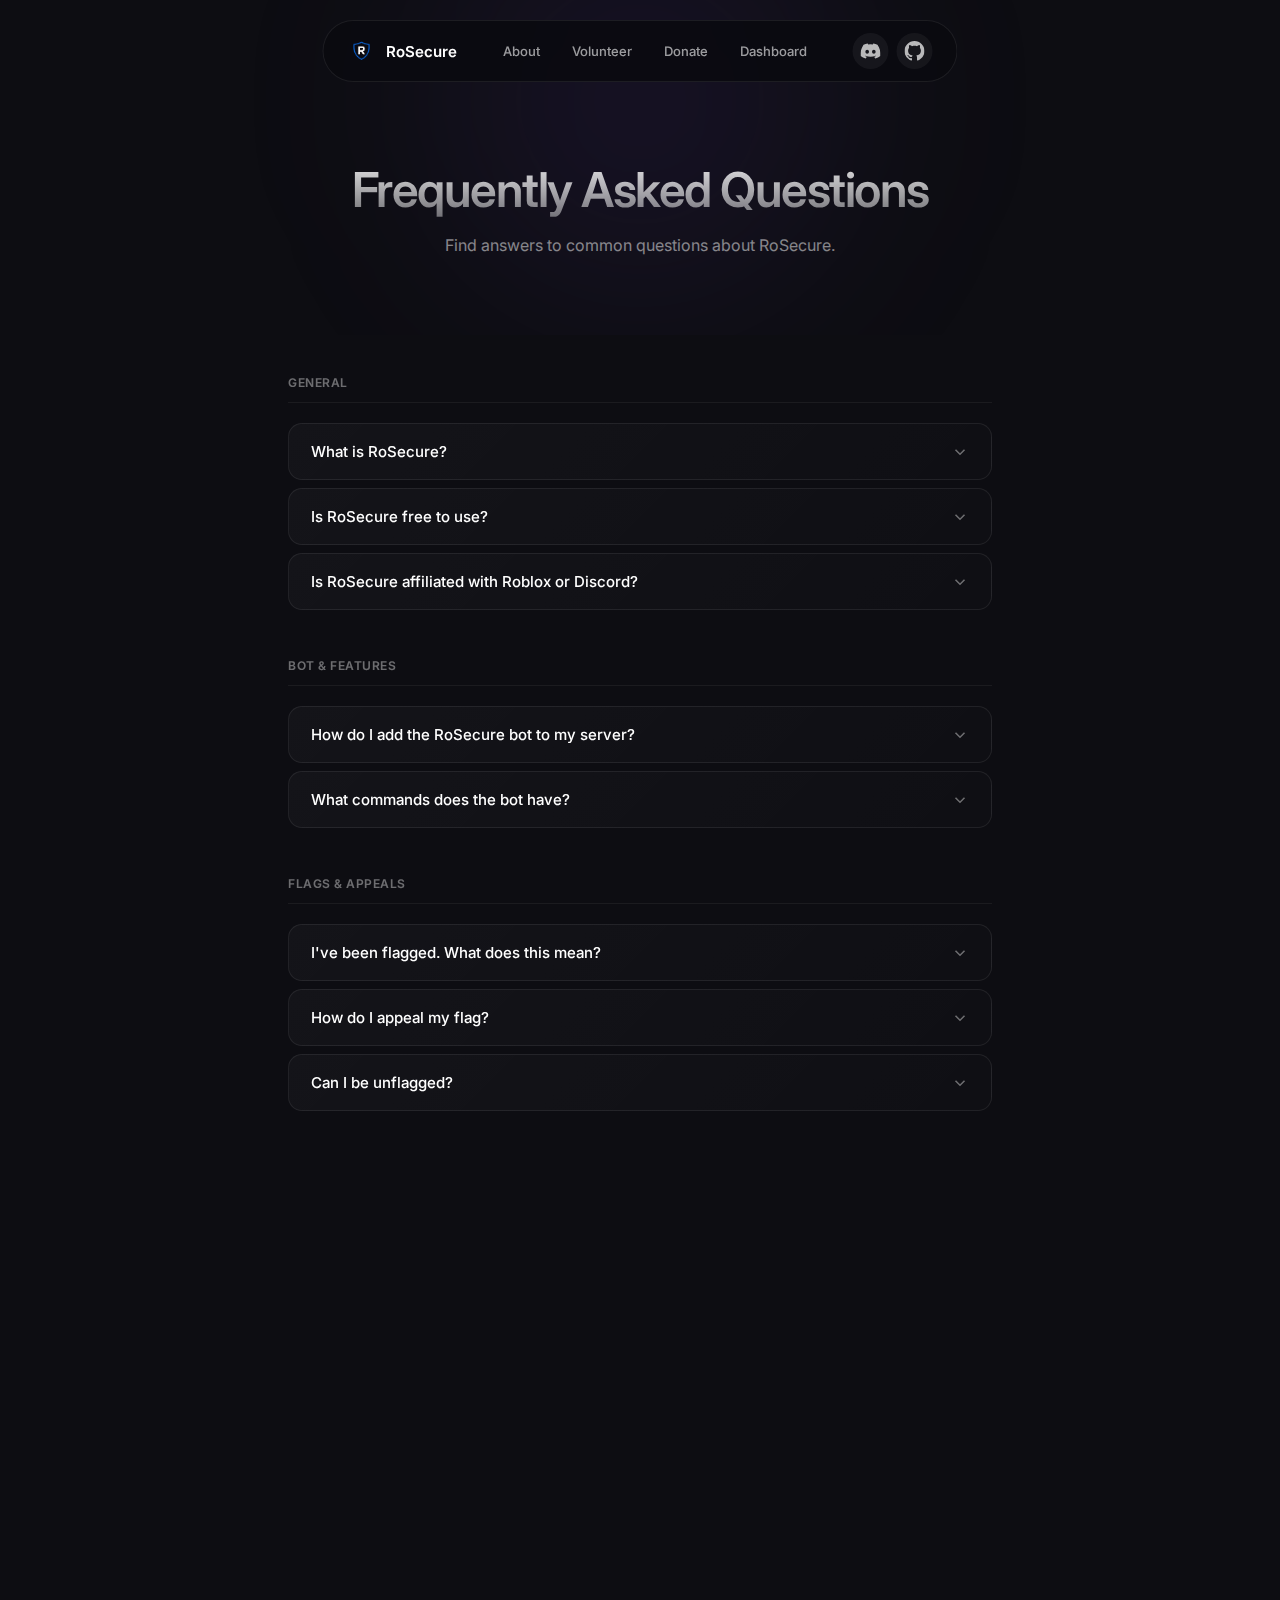
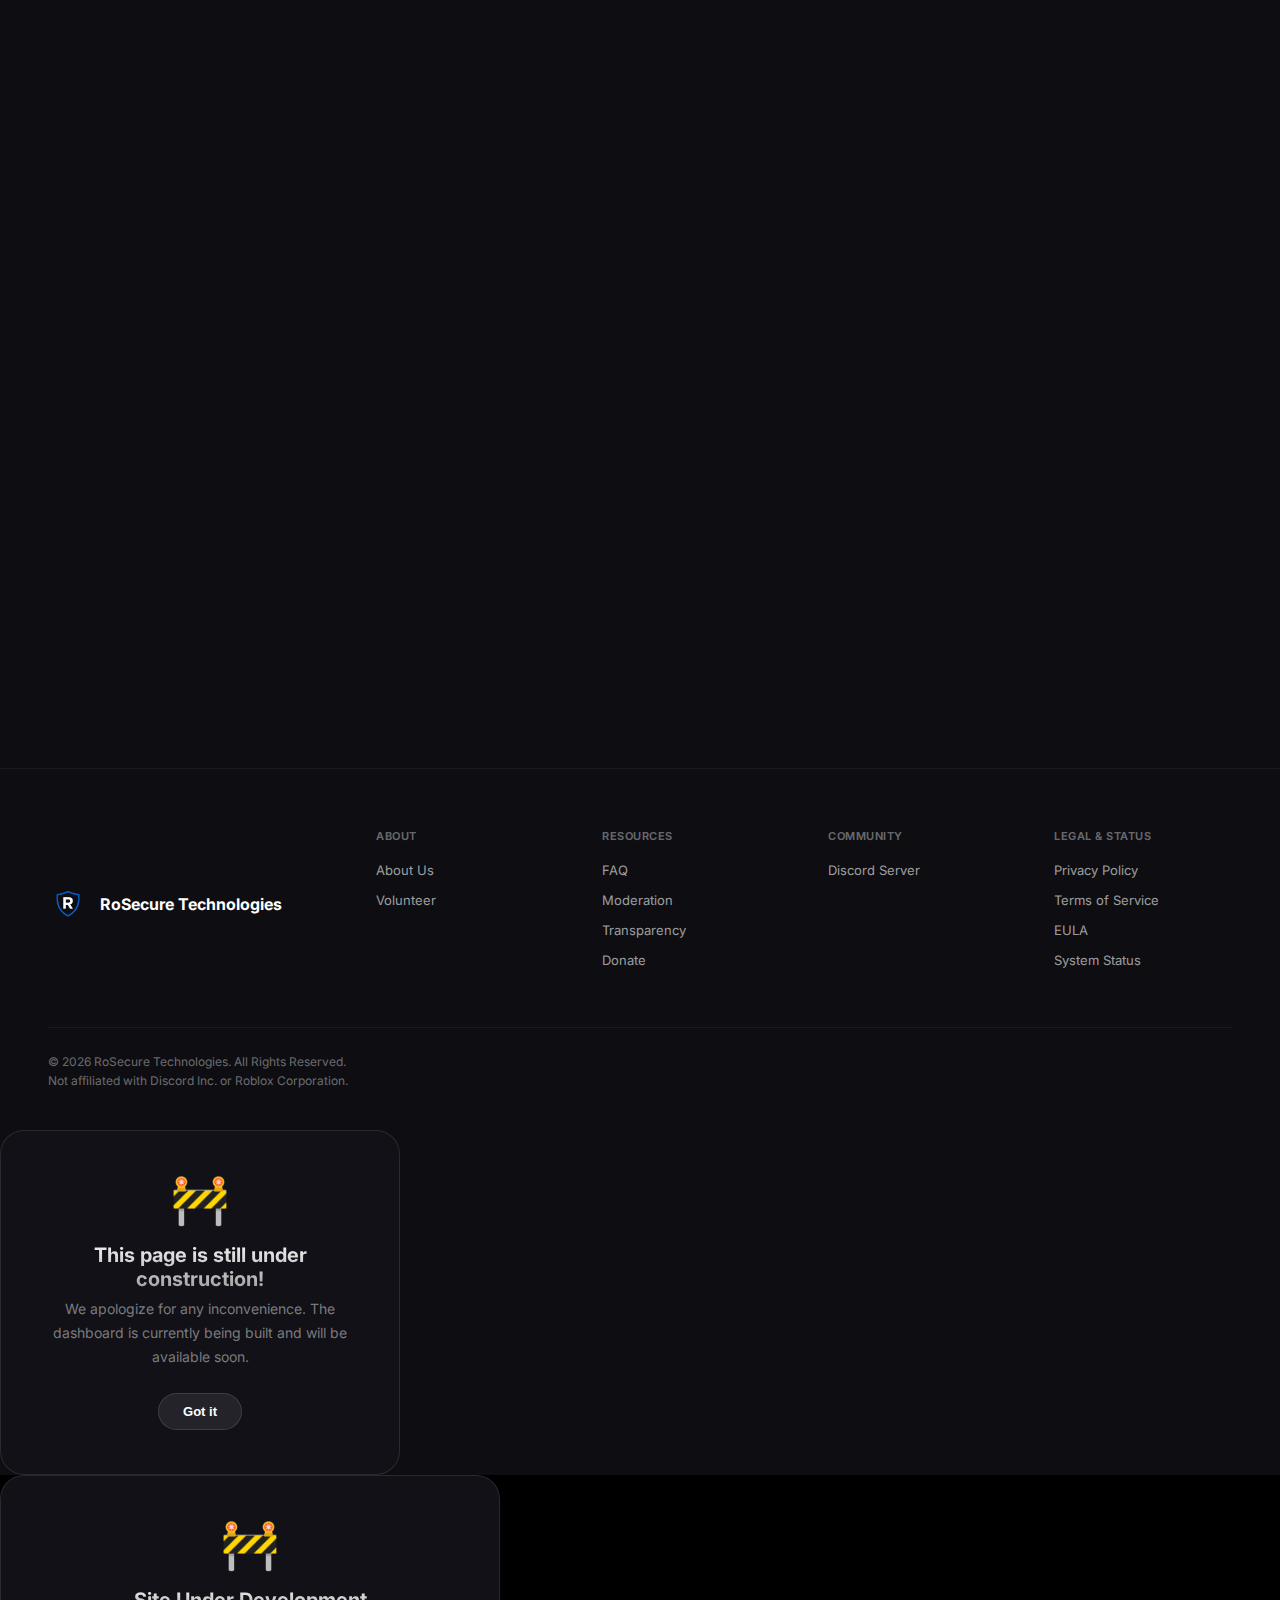
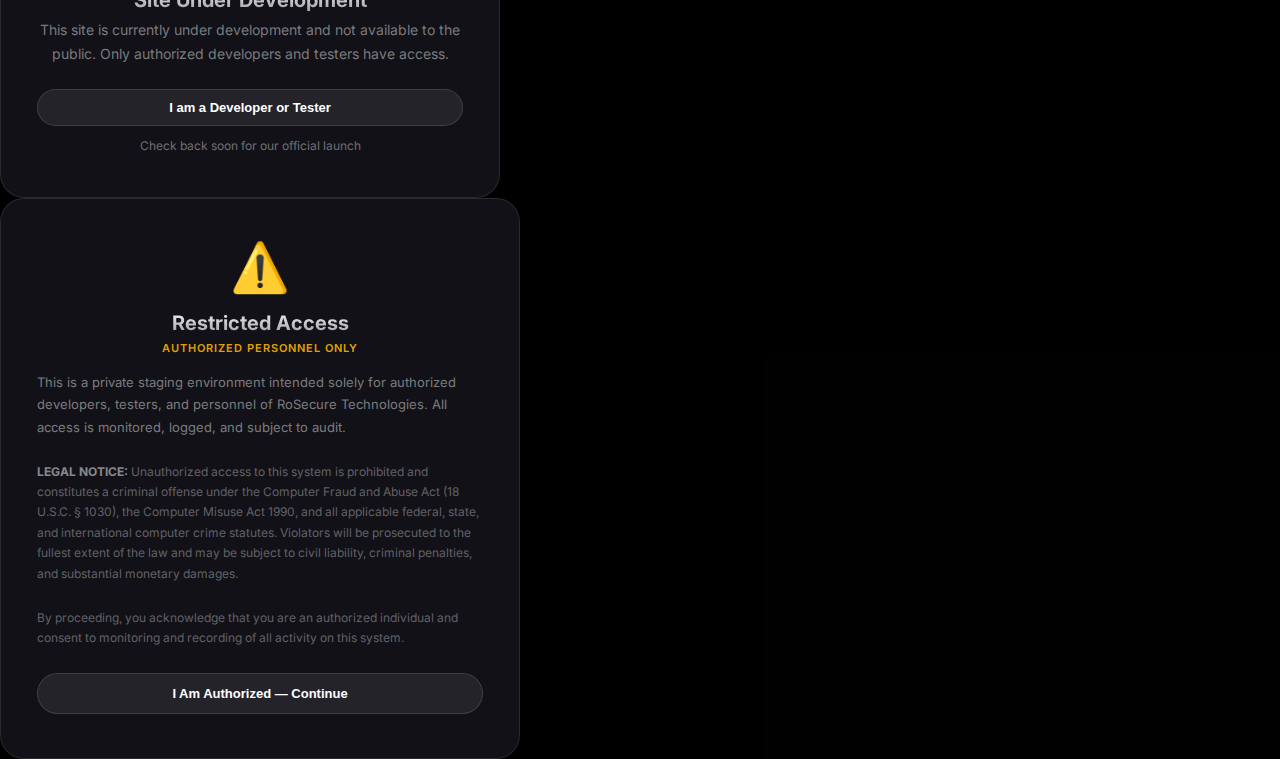
<file: faq.html>
<!DOCTYPE html>
<html lang="en">
<head>
    <meta charset="UTF-8">
    <meta name="viewport" content="width=device-width, initial-scale=1.0">
    <meta name="description" content="Frequently asked questions about RoSecure, our Discord bot, and how to stay safe online.">
    <meta name="theme-color" content="#1f4dff">
    <title>RoSecure - FAQ</title>
    <link rel="icon" type="image/png" href="rosecurelogo.png">
    <link rel="preconnect" href="https://fonts.googleapis.com">
    <link rel="preconnect" href="https://fonts.gstatic.com" crossorigin>
    <link href="https://fonts.googleapis.com/css2?family=Inter:wght@300;400;500;600;700;800&display=swap" rel="stylesheet">
    <style>
        * { margin: 0; padding: 0; box-sizing: border-box; }
        body {
            font-family: 'Inter', -apple-system, BlinkMacSystemFont, sans-serif;
            background: #0d0d12;
            color: #fff;
            -webkit-font-smoothing: antialiased;
            min-height: 100vh;
        }

        .header-wrapper {
            position: fixed;
            top: 20px;
            left: 50%;
            transform: translateX(-50%);
            z-index: 1000;
        }
        .header {
            display: flex;
            align-items: center;
            gap: 32px;
            padding: 12px 24px;
            background: rgba(10, 10, 15, 0.9);
            border: 1px solid rgba(255, 255, 255, 0.08);
            border-radius: 50px;
            backdrop-filter: blur(20px);
        }
        .logo { display: flex; align-items: center; gap: 10px; text-decoration: none; }
        .logo-img { width: 28px; height: 28px; border-radius: 6px; }
        .logo-text { font-size: 15px; font-weight: 600; color: #fff; }
        .nav { display: flex; gap: 4px; }
        .nav-link {
            padding: 8px 14px;
            color: rgba(255, 255, 255, 0.6);
            text-decoration: none;
            font-size: 13px;
            font-weight: 500;
            border-radius: 50px;
            transition: all 0.2s;
        }
        .nav-link:hover { color: #fff; background: rgba(255, 255, 255, 0.1); }
        .header-right { display: flex; align-items: center; gap: 8px; }
        .discord-btn {
            width: 36px; height: 36px;
            display: flex; align-items: center; justify-content: center;
            background: rgba(255, 255, 255, 0.05);
            border-radius: 50%;
            color: rgba(255, 255, 255, 0.7);
            transition: all 0.2s;
        }
        .discord-btn:hover { background: rgba(88, 101, 242, 0.2); color: #5865F2; }
        .github-btn {
            width: 36px; height: 36px;
            display: flex; align-items: center; justify-content: center;
            background: rgba(255, 255, 255, 0.05);
            border-radius: 50%;
            color: rgba(255, 255, 255, 0.7);
            transition: all 0.2s;
            text-decoration: none;
        }
        .github-btn:hover { background: rgba(255, 255, 255, 0.15); color: #fff; }

        .hero {
            padding: 160px 32px 80px;
            text-align: center;
            position: relative;
            overflow: hidden;
        }
        .hero::before {
            content: '';
            position: absolute;
            top: -200px; left: 50%;
            transform: translateX(-50%);
            width: 800px; height: 600px;
            background: radial-gradient(circle, rgba(100, 60, 180, 0.15) 0%, transparent 60%);
            filter: blur(80px);
            pointer-events: none;
        }
        .hero-content { position: relative; z-index: 1; }
        .hero-title {
            font-size: 48px;
            font-weight: 600;
            letter-spacing: -1.5px;
            margin-bottom: 16px;
            background: linear-gradient(180deg, rgba(255, 255, 255, 0.9) 0%, rgba(255, 255, 255, 0.4) 100%);
            -webkit-background-clip: text;
            -webkit-text-fill-color: transparent;
            background-clip: text;
        }
        .hero-description {
            font-size: 16px;
            color: rgba(255, 255, 255, 0.5);
            max-width: 500px;
            margin: 0 auto;
        }

        .animate-on-scroll {
            opacity: 0;
            transition: all 0.8s cubic-bezier(0.16, 1, 0.3, 1);
        }
        .animate-from-bottom { transform: translateY(40px); }
        .animate-tilt-left {
            transform: perspective(1000px) rotateY(15deg) rotateX(5deg) translateX(-40px) scale(0.95);
            transform-origin: right center;
        }
        .animate-tilt-right {
            transform: perspective(1000px) rotateY(-15deg) rotateX(5deg) translateX(40px) scale(0.95);
            transform-origin: left center;
        }
        .animate-tilt-up {
            transform: perspective(1000px) rotateX(10deg) translateY(60px) scale(0.95);
            transform-origin: center bottom;
        }
        .animate-on-scroll.visible {
            opacity: 1;
            transform: perspective(1000px) rotateY(0deg) rotateX(0deg) translateX(0) translateY(0) scale(1);
        }
        .delay-1 { transition-delay: 0.1s; }
        .delay-2 { transition-delay: 0.2s; }
        .delay-3 { transition-delay: 0.3s; }
        .delay-4 { transition-delay: 0.4s; }

        .faq-section {
            padding: 40px 48px 120px;
            max-width: 800px;
            margin: 0 auto;
        }

        .faq-group {
            margin-bottom: 48px;
        }
        .faq-group-title {
            font-size: 12px;
            font-weight: 600;
            color: rgba(255, 255, 255, 0.4);
            text-transform: uppercase;
            letter-spacing: 0.5px;
            margin-bottom: 20px;
            padding-bottom: 12px;
            border-bottom: 1px solid rgba(255, 255, 255, 0.06);
        }

        .faq-item {
            margin-bottom: 8px;
        }
        .faq-question {
            width: 100%;
            display: flex;
            justify-content: space-between;
            align-items: center;
            padding: 18px 22px;
            background: linear-gradient(135deg, rgba(255, 255, 255, 0.03) 0%, rgba(255, 255, 255, 0.01) 100%);
            border: 1px solid rgba(255, 255, 255, 0.08);
            border-radius: 14px;
            color: #fff;
            font-size: 15px;
            font-weight: 500;
            font-family: inherit;
            text-align: left;
            cursor: pointer;
            transition: all 0.25s ease;
        }
        .faq-question:hover {
            background: linear-gradient(135deg, rgba(255, 255, 255, 0.05) 0%, rgba(255, 255, 255, 0.02) 100%);
            border-color: rgba(255, 255, 255, 0.12);
        }
        .faq-question svg {
            width: 18px;
            height: 18px;
            color: rgba(255, 255, 255, 0.4);
            flex-shrink: 0;
            transition: transform 0.3s;
        }
        .faq-item.active .faq-question {
            border-radius: 12px 12px 0 0;
            border-bottom-color: transparent;
        }
        .faq-item.active .faq-question svg {
            transform: rotate(180deg);
        }
        .faq-answer {
            display: none;
            padding: 20px 24px;
            background: rgba(255, 255, 255, 0.02);
            border: 1px solid rgba(255, 255, 255, 0.06);
            border-top: none;
            border-radius: 0 0 12px 12px;
        }
        .faq-item.active .faq-answer {
            display: block;
        }
        .faq-answer p {
            font-size: 14px;
            color: rgba(255, 255, 255, 0.6);
            line-height: 1.8;
        }
        .faq-answer a {
            color: #3b82f6;
            text-decoration: none;
        }
        .faq-answer a:hover {
            text-decoration: underline;
        }

        .cta-section {
            padding: 80px 48px;
            text-align: center;
            border-top: 1px solid rgba(255, 255, 255, 0.06);
        }
        .cta-title {
            font-size: 28px;
            font-weight: 600;
            margin-bottom: 12px;
        }
        .cta-text {
            font-size: 15px;
            color: rgba(255, 255, 255, 0.5);
            margin-bottom: 32px;
        }
        .cta-buttons { display: flex; gap: 12px; justify-content: center; }
        .btn-primary {
            padding: 14px 28px;
            background: #fff;
            border: 1px solid #fff;
            border-radius: 50px;
            color: #0d0d12;
            font-size: 14px;
            font-weight: 600;
            text-decoration: none;
            transition: all 0.2s;
        }
        .btn-primary:hover { background: rgba(255, 255, 255, 0.9); }
        .btn-secondary {
            padding: 14px 28px;
            background: transparent;
            border: 1px solid rgba(255, 255, 255, 0.3);
            border-radius: 50px;
            color: #fff;
            font-size: 14px;
            font-weight: 500;
            text-decoration: none;
            transition: all 0.2s;
        }
        .btn-secondary:hover { background: rgba(255, 255, 255, 0.1); border-color: rgba(255, 255, 255, 0.5); }

        .footer {
            padding: 60px 48px 40px;
            border-top: 1px solid rgba(255, 255, 255, 0.06);
        }
        .footer-container { max-width: 1200px; margin: 0 auto; }
        .footer-main {
            display: grid;
            grid-template-columns: 280px repeat(4, 1fr);
            gap: 48px;
            margin-bottom: 48px;
        }
        .footer-brand { display: flex; align-items: center; gap: 12px; }
        .footer-brand img { width: 40px; height: 40px; border-radius: 8px; }
        .footer-brand-text { font-size: 16px; font-weight: 700; }
        .footer-column h4 {
            font-size: 11px;
            font-weight: 600;
            color: rgba(255, 255, 255, 0.4);
            text-transform: uppercase;
            letter-spacing: 0.5px;
            margin-bottom: 16px;
        }
        .footer-column ul { list-style: none; }
        .footer-column li { margin-bottom: 10px; }
        .footer-column a {
            color: rgba(255, 255, 255, 0.6);
            text-decoration: none;
            font-size: 13px;
            transition: color 0.2s;
        }
        .footer-column a:hover { color: #fff; }
        .footer-bottom {
            display: flex;
            justify-content: space-between;
            align-items: center;
            padding-top: 24px;
            border-top: 1px solid rgba(255, 255, 255, 0.06);
        }
        .footer-copyright {
            font-size: 12px;
            color: rgba(255, 255, 255, 0.4);
            line-height: 1.6;
        }
        .footer-tagline { font-size: 12px; color: rgba(255, 255, 255, 0.4); }

        @media (max-width: 1024px) {
            .footer-main { grid-template-columns: repeat(2, 1fr); }
        }
        .mobile-menu-btn {
            display: none;
            width: 36px; height: 36px;
            background: rgba(255, 255, 255, 0.05);
            border: 1px solid rgba(255, 255, 255, 0.1);
            border-radius: 10px;
            cursor: pointer;
            align-items: center;
            justify-content: center;
            padding: 0;
            color: rgba(255, 255, 255, 0.7);
            transition: all 0.2s;
        }
        .mobile-menu-btn:hover { background: rgba(255, 255, 255, 0.1); color: #fff; }
        .mobile-menu-btn svg { width: 18px; height: 18px; }

        .mobile-nav {
            display: none;
            position: fixed;
            top: 80px;
            left: 50%;
            transform: translateX(-50%);
            width: 90%;
            max-width: 400px;
            background: rgba(10, 10, 15, 0.95);
            border: 1px solid rgba(255, 255, 255, 0.08);
            border-radius: 20px;
            backdrop-filter: blur(20px);
            padding: 16px;
            z-index: 999;
            flex-direction: column;
            gap: 4px;
        }
        .mobile-nav.open { display: flex; }
        .mobile-nav a {
            padding: 14px 18px;
            color: rgba(255, 255, 255, 0.7);
            text-decoration: none;
            font-size: 15px;
            font-weight: 500;
            border-radius: 12px;
            transition: all 0.2s;
        }
        .mobile-nav a:hover, .mobile-nav a.active { color: #fff; background: rgba(255, 255, 255, 0.08); }

        @media (max-width: 768px) {
            .mobile-menu-btn { display: flex; }
            .header-wrapper { width: 95%; }
            .header { gap: 16px; padding: 10px 16px; }
            .nav { display: none; }
            .hero { padding: 140px 20px 60px; }
            .hero-title { font-size: 32px; }
            .faq-section { padding: 40px 20px 80px; }
            .faq-question { padding: 16px 20px; font-size: 14px; }
            .faq-answer { padding: 16px 20px; }
            .cta-section { padding: 60px 20px; }
            .cta-title { font-size: 24px; }
            .cta-buttons { flex-direction: column; }
            .btn-primary, .btn-secondary { width: 100%; text-align: center; }
            .footer { padding: 40px 20px 30px; }
            .footer-main { grid-template-columns: 1fr; gap: 32px; }
            .footer-bottom { flex-direction: column; gap: 16px; text-align: center; }
            .faq-group-title { text-align: center; }
        }

        .modal-overlay {
        .modal-overlay {
            display: none;
            position: fixed;
            top: 0; left: 0; right: 0; bottom: 0;
            background: rgba(0, 0, 0, 0.6);
            backdrop-filter: blur(8px);
            z-index: 2000;
            align-items: center;
            justify-content: center;
        }
        .modal-overlay.open { display: flex; }
        .modal {
            text-align: center;
            max-width: 400px;
            width: 90%;
            padding: 44px 36px;
            background: rgba(18, 18, 24, 0.95);
            border: 1px solid rgba(255, 255, 255, 0.1);
            border-radius: 24px;
            animation: modalIn 0.3s cubic-bezier(0.16, 1, 0.3, 1);
        }
        @keyframes modalIn {
            from { opacity: 0; transform: scale(0.95) translateY(10px); }
            to { opacity: 1; transform: scale(1) translateY(0); }
        }
        .modal-icon { font-size: 48px; margin-bottom: 20px; line-height: 1; }
        .modal-title {
            font-size: 20px; font-weight: 700; margin-bottom: 6px;
            background: linear-gradient(180deg, rgba(255,255,255,0.95) 0%, rgba(255,255,255,0.6) 100%);
            -webkit-background-clip: text; -webkit-text-fill-color: transparent; background-clip: text;
        }
        .modal-text { font-size: 14px; color: rgba(255,255,255,0.45); line-height: 1.7; margin-bottom: 24px; }
        .modal-close {
            padding: 10px 24px; background: rgba(255,255,255,0.08); border: 1px solid rgba(255,255,255,0.12);
            border-radius: 50px; color: #fff; font-size: 13px; font-weight: 600; cursor: pointer; transition: all 0.2s;
        }
        .modal-close:hover { background: rgba(255,255,255,0.15); }
    </style>
</head>
<body>
    <div class="header-wrapper">
        <header class="header">
            <a href="index.html" class="logo">
                <img src="rosecurelogo.png" alt="RoSecure" class="logo-img">
                <span class="logo-text">RoSecure</span>
            </a>
            <nav class="nav">
                <a href="about.html" class="nav-link">About</a>
                <a href="volunteer.html" class="nav-link">Volunteer</a>
                <a href="donate.html" class="nav-link">Donate</a>
                <a href="#" class="nav-link" onclick="event.preventDefault();document.getElementById('constructionModal').classList.add('open')">Dashboard</a>
            </nav>
            <div class="header-right">
                <a href="https://discord.gg/mbXQCEJS58" target="_blank" rel="noopener noreferrer" class="discord-btn">
                    <svg xmlns="http://www.w3.org/2000/svg" width="20" height="20" viewBox="0 0 24 24" fill="currentColor"><path d="M20.317 4.37a19.791 19.791 0 0 0-4.885-1.515.074.074 0 0 0-.079.037c-.21.375-.444.864-.608 1.25a18.27 18.27 0 0 0-5.487 0 12.64 12.64 0 0 0-.617-1.25.077.077 0 0 0-.079-.037A19.736 19.736 0 0 0 3.677 4.37a.07.07 0 0 0-.032.027C.533 9.046-.32 13.58.099 18.057a.082.082 0 0 0 .031.057 19.9 19.9 0 0 0 5.993 3.03.078.078 0 0 0 .084-.028 14.09 14.09 0 0 0 1.226-1.994.076.076 0 0 0-.041-.106 13.107 13.107 0 0 1-1.872-.892.077.077 0 0 1-.008-.128 10.2 10.2 0 0 0 .372-.292.074.074 0 0 1 .077-.01c3.928 1.793 8.18 1.793 12.062 0a.074.074 0 0 1 .078.01c.12.098.246.198.373.292a.077.077 0 0 1-.006.127 12.299 12.299 0 0 1-1.873.892.077.077 0 0 0-.041.107c.36.698.772 1.362 1.225 1.993a.076.076 0 0 0 .084.028 19.839 19.839 0 0 0 6.002-3.03.077.077 0 0 0 .032-.054c.5-5.177-.838-9.674-3.549-13.66a.061.061 0 0 0-.031-.03zM8.02 15.33c-1.183 0-2.157-1.085-2.157-2.419 0-1.333.956-2.419 2.157-2.419 1.21 0 2.176 1.096 2.157 2.42 0 1.333-.956 2.418-2.157 2.418zm7.975 0c-1.183 0-2.157-1.085-2.157-2.419 0-1.333.956-2.419 2.157-2.419 1.21 0 2.176 1.096 2.157 2.42 0 1.333-.947 2.418-2.157 2.418z"/></svg>
                </a>
                <a href="https://github.com/mrarch0" target="_blank" rel="noopener noreferrer" class="github-btn" aria-label="GitHub">
                    <svg xmlns="http://www.w3.org/2000/svg" width="20" height="20" viewBox="0 0 24 24" fill="currentColor"><path d="M12 0c-6.626 0-12 5.373-12 12 0 5.302 3.438 9.8 8.207 11.387.599.111.793-.261.793-.577v-2.234c-3.338.726-4.033-1.416-4.033-1.416-.546-1.387-1.333-1.756-1.333-1.756-1.089-.745.083-.729.083-.729 1.205.084 1.839 1.237 1.839 1.237 1.07 1.834 2.807 1.304 3.492.997.107-.775.418-1.305.762-1.604-2.665-.305-5.467-1.334-5.467-5.931 0-1.311.469-2.381 1.236-3.221-.124-.303-.535-1.524.117-3.176 0 0 1.008-.322 3.301 1.23.957-.266 1.983-.399 3.003-.404 1.02.005 2.047.138 3.006.404 2.291-1.552 3.297-1.23 3.297-1.23.653 1.653.242 2.874.118 3.176.77.84 1.235 1.911 1.235 3.221 0 4.609-2.807 5.624-5.479 5.921.43.372.823 1.102.823 2.222v3.293c0 .319.192.694.801.576 4.765-1.589 8.199-6.086 8.199-11.386 0-6.627-5.373-12-12-12z"/></svg>
                </a>
                <button class="mobile-menu-btn" onclick="document.getElementById('mobileNav').classList.toggle('open')" aria-label="Menu">
                    <svg viewBox="0 0 24 24" fill="none" stroke="currentColor" stroke-width="2"><line x1="3" y1="6" x2="21" y2="6"/><line x1="3" y1="12" x2="21" y2="12"/><line x1="3" y1="18" x2="21" y2="18"/></svg>
                </button>
            </div>
        </header>
    </div>
    <nav class="mobile-nav" id="mobileNav">
        <a href="about.html">About</a>
        <a href="volunteer.html">Volunteer</a>
        <a href="donate.html">Donate</a>
        <a href="#" onclick="event.preventDefault();document.getElementById('constructionModal').classList.add('open')">Dashboard</a>
        <a href="https://discord.gg/mbXQCEJS58" target="_blank" rel="noopener noreferrer">Discord</a>
        <a href="https://github.com/mrarch0" target="_blank" rel="noopener noreferrer">GitHub</a>
    </nav>

    <section class="hero">
        <div class="hero-content">
            <h1 class="hero-title">Frequently Asked Questions</h1>
            <p class="hero-description">Find answers to common questions about RoSecure.</p>
        </div>
    </section>

    <section class="faq-section">
        <div class="faq-group animate-on-scroll animate-tilt-left">
            <h3 class="faq-group-title">General</h3>

            <div class="faq-item">
                <button class="faq-question" onclick="toggleFaq(this)">
                    <span>What is RoSecure?</span>
                    <svg viewBox="0 0 24 24" fill="none" stroke="currentColor" stroke-width="2"><polyline points="6 9 12 15 18 9"/></svg>
                </button>
                <div class="faq-answer">
                    <p>RoSecure is basically a safety tool for Roblox and Discord. We keep a big list of known scammers and bad actors, and we use that to protect servers from them. Think of it like a bouncer for your community.</p>
                </div>
            </div>

            <div class="faq-item">
                <button class="faq-question" onclick="toggleFaq(this)">
                    <span>Is RoSecure free to use?</span>
                    <svg viewBox="0 0 24 24" fill="none" stroke="currentColor" stroke-width="2"><polyline points="6 9 12 15 18 9"/></svg>
                </button>
                <div class="faq-answer">
                    <p>Yep, 100% free. Everything we offer costs nothing. We're not gonna charge you to keep your server safe, that'd be weird.</p>
                </div>
            </div>

            <div class="faq-item">
                <button class="faq-question" onclick="toggleFaq(this)">
                    <span>Is RoSecure affiliated with Roblox or Discord?</span>
                    <svg viewBox="0 0 24 24" fill="none" stroke="currentColor" stroke-width="2"><polyline points="6 9 12 15 18 9"/></svg>
                </button>
                <div class="faq-answer">
                    <p>Nope. We're completely independent. Discord and Roblox don't have anything to do with us, we just build tools for their platforms.</p>
                </div>
            </div>
        </div>

        <div class="faq-group animate-on-scroll animate-tilt-right delay-1">
            <h3 class="faq-group-title">Bot & Features</h3>

            <div class="faq-item">
                <button class="faq-question" onclick="toggleFaq(this)">
                    <span>How do I add the RoSecure bot to my server?</span>
                    <svg viewBox="0 0 24 24" fill="none" stroke="currentColor" stroke-width="2"><polyline points="6 9 12 15 18 9"/></svg>
                </button>
                <div class="faq-answer">
                    <p>Just click the <a href="https://discord.com/oauth2/authorize?client_id=1457385555103977502" target="_blank" rel="noopener noreferrer">bot invite link</a> and pick the server you want it in. You'll need Manage Server permissions though.</p>
                </div>
            </div>

            <div class="faq-item">
                <button class="faq-question" onclick="toggleFaq(this)">
                    <span>What commands does the bot have?</span>
                    <svg viewBox="0 0 24 24" fill="none" stroke="currentColor" stroke-width="2"><polyline points="6 9 12 15 18 9"/></svg>
                </button>
                <div class="faq-answer">
                    <p>You can check users, set up auto-verification, configure alerts, stuff like that. Type /help in your server to see everything.</p>
                </div>
            </div>

        </div>

        <div class="faq-group animate-on-scroll animate-tilt-left delay-2">
            <h3 class="faq-group-title">Flags & Appeals</h3>

            <div class="faq-item">
                <button class="faq-question" onclick="toggleFaq(this)">
                    <span>I've been flagged. What does this mean?</span>
                    <svg viewBox="0 0 24 24" fill="none" stroke="currentColor" stroke-width="2"><polyline points="6 9 12 15 18 9"/></svg>
                </button>
                <div class="faq-answer">
                    <p>It means we've got reports or evidence that your account did something sketchy. Servers that use RoSecure might block you because of it.</p>
                </div>
            </div>

            <div class="faq-item">
                <button class="faq-question" onclick="toggleFaq(this)">
                    <span>How do I appeal my flag?</span>
                    <svg viewBox="0 0 24 24" fill="none" stroke="currentColor" stroke-width="2"><polyline points="6 9 12 15 18 9"/></svg>
                </button>
                <div class="faq-answer">
                    <p>Hit up our chat support on the site or email <a href="mailto:hello@rosecure.org">hello@rosecure.org</a>. Tell us your username and why you think the flag is wrong. We usually get back to people within a couple days.</p>
                </div>
            </div>

            <div class="faq-item">
                <button class="faq-question" onclick="toggleFaq(this)">
                    <span>Can I be unflagged?</span>
                    <svg viewBox="0 0 24 24" fill="none" stroke="currentColor" stroke-width="2"><polyline points="6 9 12 15 18 9"/></svg>
                </button>
                <div class="faq-answer">
                    <p>Sometimes, yeah. If your appeal checks out or the original report was bogus, we'll remove it. But if it was something serious, the flag stays.</p>
                </div>
            </div>
        </div>

        <div class="faq-group animate-on-scroll animate-tilt-left delay-3">
            <h3 class="faq-group-title">Moderation</h3>

            <div class="faq-item">
                <button class="faq-question" onclick="toggleFaq(this)">
                    <span>How does RoSecure detect harmful content?</span>
                    <svg viewBox="0 0 24 24" fill="none" stroke="currentColor" stroke-width="2"><polyline points="6 9 12 15 18 9"/></svg>
                </button>
                <div class="faq-answer">
                    <p>We look at a bunch of different things. Keywords, images, their account history, links they share, who their friends are, what groups they're in, and more. It's a mix of automated checks and actual people reviewing stuff.</p>
                </div>
            </div>

            <div class="faq-item">
                <button class="faq-question" onclick="toggleFaq(this)">
                    <span>What do the Green, Yellow, and Red classifications mean?</span>
                    <svg viewBox="0 0 24 24" fill="none" stroke="currentColor" stroke-width="2"><polyline points="6 9 12 15 18 9"/></svg>
                </button>
                <div class="faq-answer">
                    <p>Green means you're good. Yellow means something's iffy and a real person needs to look at it. Red means we're pretty confident there's a problem.</p>
                </div>
            </div>

            <div class="faq-item">
                <button class="faq-question" onclick="toggleFaq(this)">
                    <span>Does RoSecure report to law enforcement?</span>
                    <svg viewBox="0 0 24 24" fill="none" stroke="currentColor" stroke-width="2"><polyline points="6 9 12 15 18 9"/></svg>
                </button>
                <div class="faq-answer">
                    <p>For the really serious stuff, absolutely. Anything involving kids or threats of violence gets reported to NCMEC and law enforcement. We don't mess around with that.</p>
                </div>
            </div>
        </div>

        <div class="faq-group animate-on-scroll animate-tilt-right delay-4">
            <h3 class="faq-group-title">Donations & Support</h3>

            <div class="faq-item">
                <button class="faq-question" onclick="toggleFaq(this)">
                    <span>How can I donate to RoSecure?</span>
                    <svg viewBox="0 0 24 24" fill="none" stroke="currentColor" stroke-width="2"><polyline points="6 9 12 15 18 9"/></svg>
                </button>
                <div class="faq-answer">
                    <p>Head over to our Discord and check the store section. You can grab a one-time donation there. All of it goes toward keeping things running.</p>
                </div>
            </div>

            <div class="faq-item">
                <button class="faq-question" onclick="toggleFaq(this)">
                    <span>Do I get any benefits for donating?</span>
                    <svg viewBox="0 0 24 24" fill="none" stroke="currentColor" stroke-width="2"><polyline points="6 9 12 15 18 9"/></svg>
                </button>
                <div class="faq-answer">
                    <p>Nah, you don't get anything special for donating. It's just a way to help us out. Everyone gets the same service whether they donate or not.</p>
                </div>
            </div>

            <div class="faq-item">
                <button class="faq-question" onclick="toggleFaq(this)">
                    <span>How can I volunteer with RoSecure?</span>
                    <svg viewBox="0 0 24 24" fill="none" stroke="currentColor" stroke-width="2"><polyline points="6 9 12 15 18 9"/></svg>
                </button>
                <div class="faq-answer">
                    <p>Check out our Volunteer page. We're always looking for people who want to help out with modding, development, community stuff. Fill out the application and we'll get back to you.</p>
                </div>
            </div>
        </div>

        <div class="faq-group animate-on-scroll animate-tilt-left delay-4">
            <h3 class="faq-group-title">Partners & Community</h3>

            <div class="faq-item">
                <button class="faq-question" onclick="toggleFaq(this)">
                    <span>Who are RoSecure's partners?</span>
                    <svg viewBox="0 0 24 24" fill="none" stroke="currentColor" stroke-width="2"><polyline points="6 9 12 15 18 9"/></svg>
                </button>
                <div class="faq-answer">
                    <p>We work with groups like BloxKIT, BloxDefender, and The Goober Project. We share info on threats with each other so we can all do a better job protecting people.</p>
                </div>
            </div>

            <div class="faq-item">
                <button class="faq-question" onclick="toggleFaq(this)">
                    <span>How can my organization partner with RoSecure?</span>
                    <svg viewBox="0 0 24 24" fill="none" stroke="currentColor" stroke-width="2"><polyline points="6 9 12 15 18 9"/></svg>
                </button>
                <div class="faq-answer">
                    <p>DM us on Discord or shoot an email to hello@rosecure.org. We're always down to work with other groups that care about safety.</p>
                </div>
            </div>
        </div>
    </section>

    <section class="cta-section animate-on-scroll animate-tilt-up delay-4">
        <h2 class="cta-title">Still have questions?</h2>
        <p class="cta-text">Drop by our Discord and we'll help you out.</p>
        <div class="cta-buttons">
            <a href="https://discord.gg/mbXQCEJS58" target="_blank" rel="noopener noreferrer" class="btn-primary">Join Discord</a>
            <a href="mailto:hello@rosecure.org" class="btn-secondary">Email Support</a>
        </div>
    </section>

    <footer class="footer">
        <div class="footer-container">
            <div class="footer-main">
                <div class="footer-brand">
                    <img src="rosecurelogo.png" alt="RoSecure">
                    <span class="footer-brand-text">RoSecure Technologies</span>
                </div>
                <div class="footer-column">
                    <h4>About</h4>
                    <ul>
                        <li><a href="about.html">About Us</a></li>
                        <li><a href="volunteer.html">Volunteer</a></li>
                    </ul>
                </div>
                <div class="footer-column">
                    <h4>Resources</h4>
                    <ul>
                        <li><a href="faq.html">FAQ</a></li>
                        <li><a href="moderation.html">Moderation</a></li>
                        <li><a href="transparency.html">Transparency</a></li>
                        <li><a href="donate.html">Donate</a></li>
                    </ul>
                </div>
                <div class="footer-column">
                    <h4>Community</h4>
                    <ul>
                        <li><a href="https://discord.gg/mbXQCEJS58" target="_blank" rel="noopener noreferrer">Discord Server</a></li>
                    </ul>
                </div>
                <div class="footer-column">
                    <h4>Legal & Status</h4>
                    <ul>
                        <li><a href="privacy.html">Privacy Policy</a></li>
                        <li><a href="terms.html">Terms of Service</a></li>
                        <li><a href="eula.html">EULA</a></li>
                        <li><a href="https://rosecurestatus.betteruptime.com/" target="_blank" rel="noopener noreferrer">System Status</a></li>
                    </ul>
                </div>
            </div>
            <div class="footer-bottom">
                <p class="footer-copyright">
                    &copy; 2026 RoSecure Technologies. All Rights Reserved.<br>
                    Not affiliated with Discord Inc. or Roblox Corporation.
                </p>
            </div>
        </div>
    </footer>

    <script>
        function toggleFaq(element) {
            const faqItem = element.parentElement;
            const isActive = faqItem.classList.contains('active');

            document.querySelectorAll('.faq-item.active').forEach(item => {
                item.classList.remove('active');
            });

            if (!isActive) {
                faqItem.classList.add('active');
            }
        }

        const observerOptions = {
            root: null,
            rootMargin: '0px',
            threshold: 0.15
        };

        const observer = new IntersectionObserver((entries) => {
            entries.forEach(entry => {
                if (entry.isIntersecting) {
                    entry.target.classList.add('visible');
                }
            });
        }, observerOptions);

        document.querySelectorAll('.animate-on-scroll').forEach(el => {
            observer.observe(el);
        });
    </script>

    <div class="modal-overlay" id="constructionModal" onclick="if(event.target===this)this.classList.remove('open')">
        <div class="modal">
            <div class="modal-icon">🚧</div>
            <h2 class="modal-title">This page is still under construction!</h2>
            <p class="modal-text">We apologize for any inconvenience. The dashboard is currently being built and will be available soon.</p>
            <button class="modal-close" onclick="document.getElementById('constructionModal').classList.remove('open')">Got it</button>
        </div>
    </div>

    <script type="text/javascript">
    var Tawk_API=Tawk_API||{}, Tawk_LoadStart=new Date();
    (function(){
    var s1=document.createElement("script"),s0=document.getElementsByTagName("script")[0];
    s1.async=true;
    s1.src='https://embed.tawk.to/6969a0e8a0ad53197e361dd5/1jf29p49d';
    s1.charset='UTF-8';
    s1.setAttribute('crossorigin','*');
    s0.parentNode.insertBefore(s1,s0);
    })();
    </script>
    <div class="modal-overlay" id="maintenanceMode" style="display: none; background: rgba(0, 0, 0, 0.95);">
        <div class="modal" style="max-width: 500px;">
            <div class="modal-icon">🚧</div>
            <h2 class="modal-title">Site Under Development</h2>
            <p class="modal-text">
                This site is currently under development and not available to the public. Only authorized developers and testers have access.
            </p>
            <button class="modal-close" onclick="window.location.href='https://staging.rosecure.org'" style="width: 100%; margin-bottom: 12px;">I am a Developer or Tester</button>
            <p style="font-size: 12px; color: rgba(255, 255, 255, 0.4); text-align: center;">Check back soon for our official launch</p>
        </div>
    </div>
    <div class="modal-overlay" id="stagingModal" style="display: none; background: rgba(0, 0, 0, 0.95);">
        <div class="modal" style="max-width: 520px;">
            <div class="modal-icon">&#9888;&#65039;</div>
            <h2 class="modal-title">Restricted Access</h2>
            <p style="font-size: 11px; font-weight: 600; color: rgba(255, 180, 0, 0.9); text-transform: uppercase; letter-spacing: 1px; margin-bottom: 16px;">Authorized Personnel Only</p>
            <p class="modal-text" style="font-size: 13px; text-align: left;">
                This is a private staging environment intended solely for authorized developers, testers, and personnel of RoSecure Technologies. All access is monitored, logged, and subject to audit.
            </p>
            <p class="modal-text" style="font-size: 12px; text-align: left; color: rgba(255, 255, 255, 0.35);">
                <strong style="color: rgba(255, 255, 255, 0.5);">LEGAL NOTICE:</strong> Unauthorized access to this system is prohibited and constitutes a criminal offense under the Computer Fraud and Abuse Act (18 U.S.C. &sect; 1030), the Computer Misuse Act 1990, and all applicable federal, state, and international computer crime statutes. Violators will be prosecuted to the fullest extent of the law and may be subject to civil liability, criminal penalties, and substantial monetary damages.
            </p>
            <p class="modal-text" style="font-size: 12px; text-align: left; color: rgba(255, 255, 255, 0.35);">
                By proceeding, you acknowledge that you are an authorized individual and consent to monitoring and recording of all activity on this system.
            </p>
            <button class="modal-close" onclick="document.getElementById('stagingModal').style.display='none';document.body.style.overflow='auto'" style="width: 100%; background: rgba(255, 255, 255, 0.08); border: 1px solid rgba(255, 255, 255, 0.12); padding: 12px 24px;">I Am Authorized &mdash; Continue</button>
        </div>
    </div>
    <script>
        if (window.location.protocol !== 'file:') {
            if (window.location.hostname === 'rosecure.org' || window.location.hostname === 'www.rosecure.org' || (!window.location.hostname.includes('staging') && !window.location.hostname.includes('localhost'))) {
                document.getElementById('maintenanceMode').style.display = 'flex';
                document.body.style.overflow = 'hidden';
            }
            if (window.location.hostname.includes('staging') || window.location.hostname.includes('localhost') || window.location.hostname === '127.0.0.1') {
                document.getElementById('stagingModal').style.display = 'flex';
                document.body.style.overflow = 'hidden';
            }
        }
    </script>
</body>
</html>
</file>
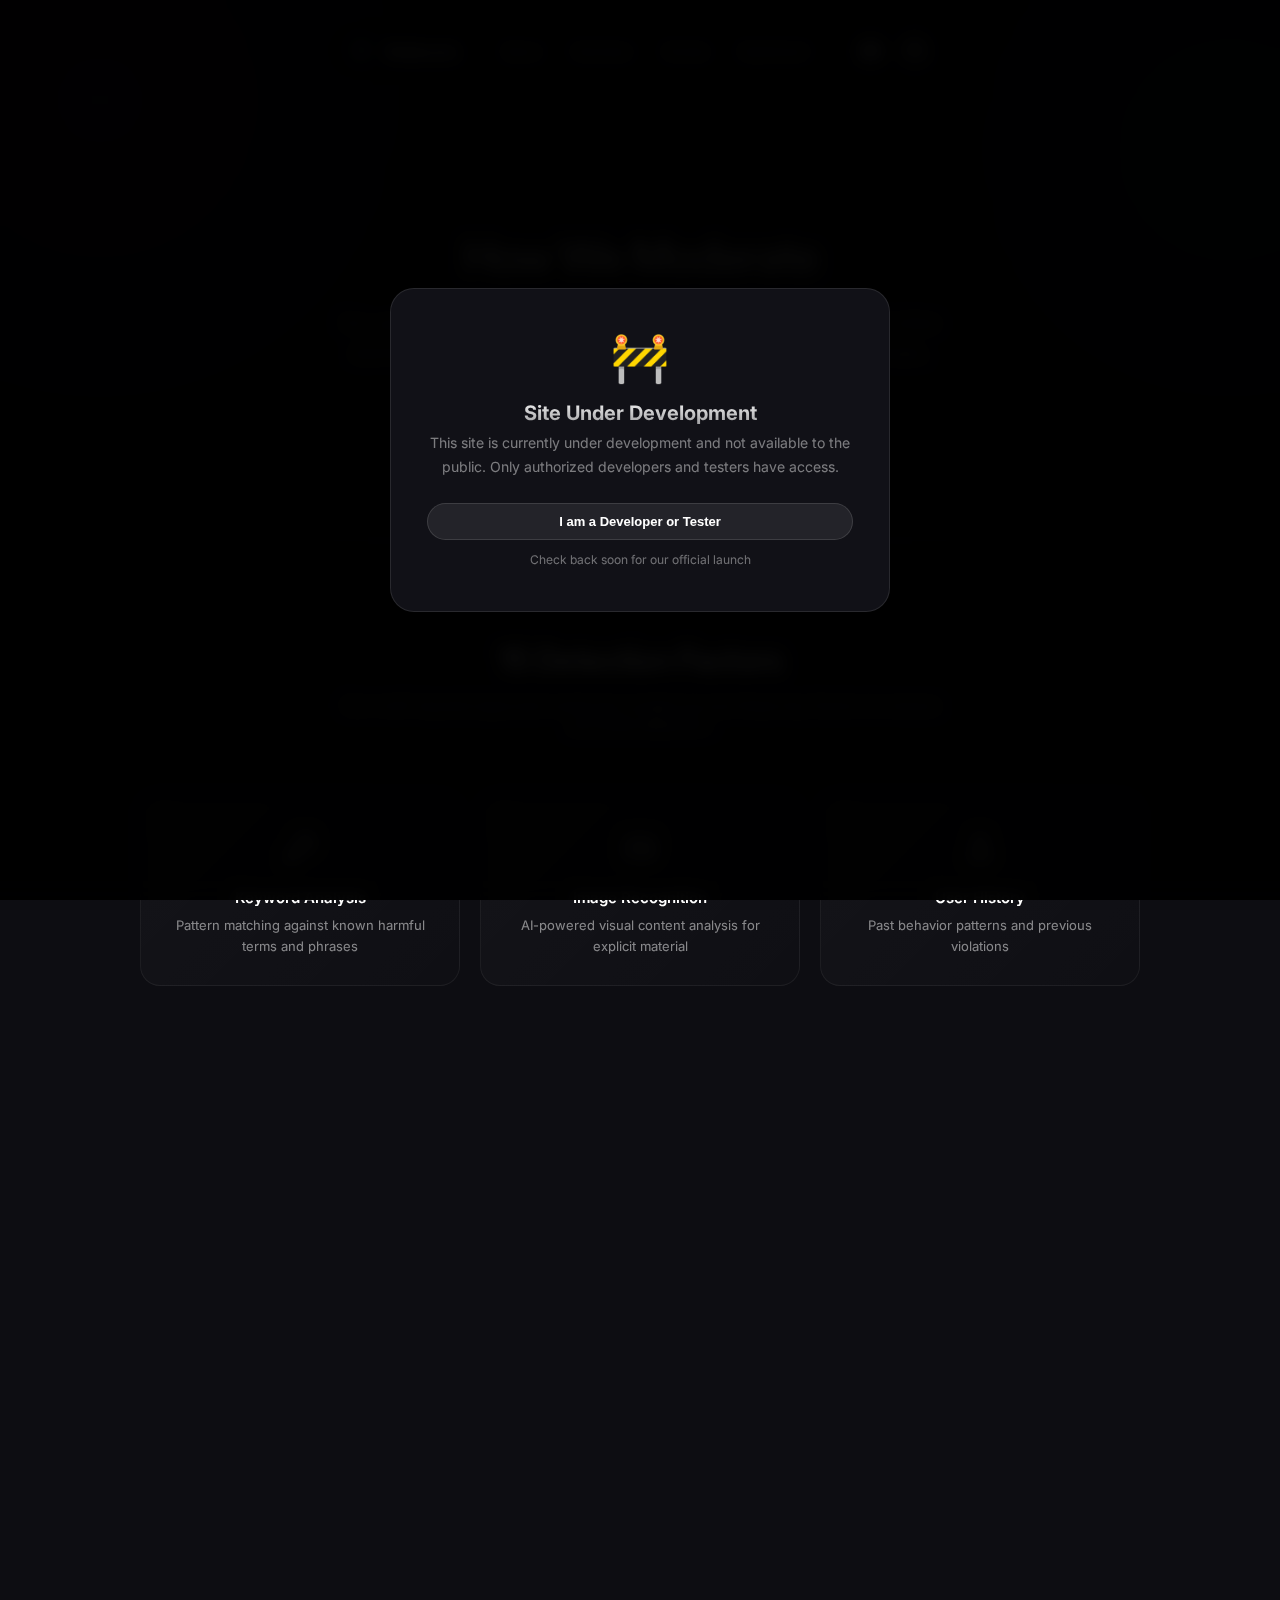
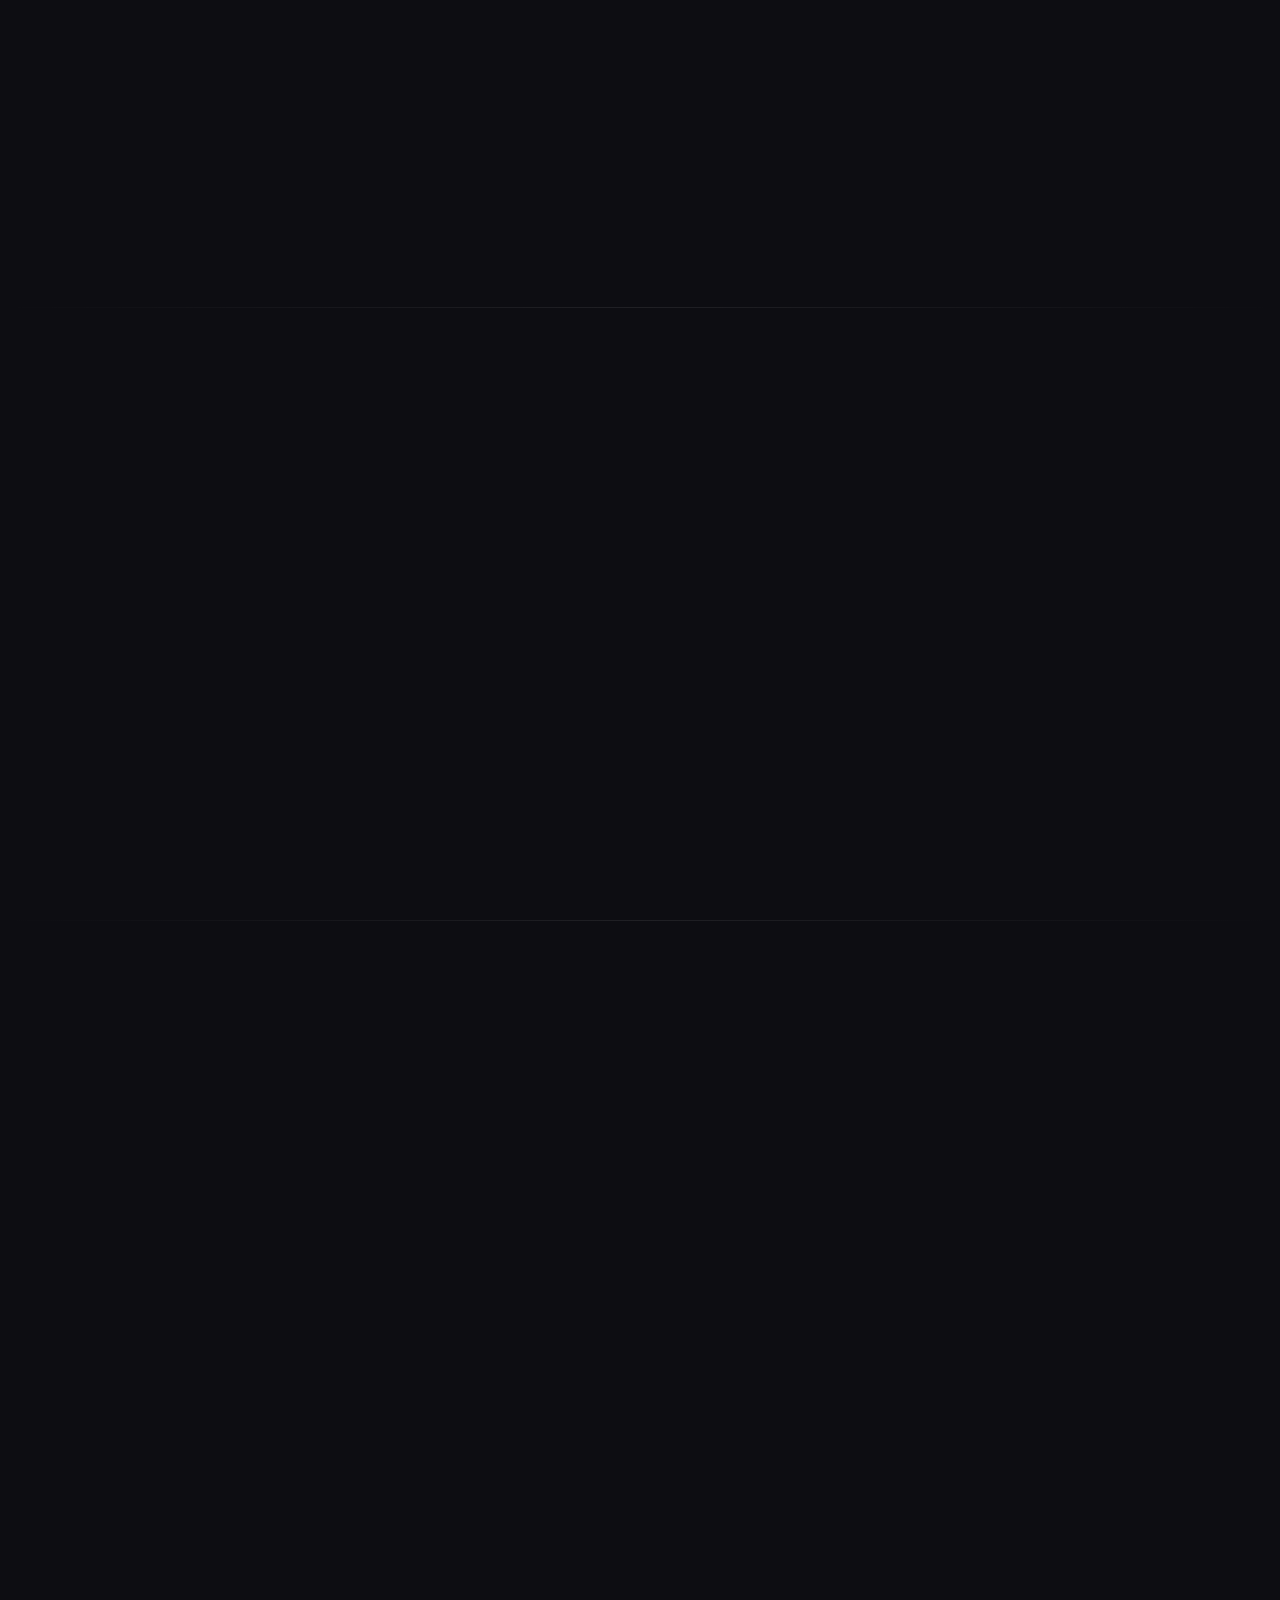
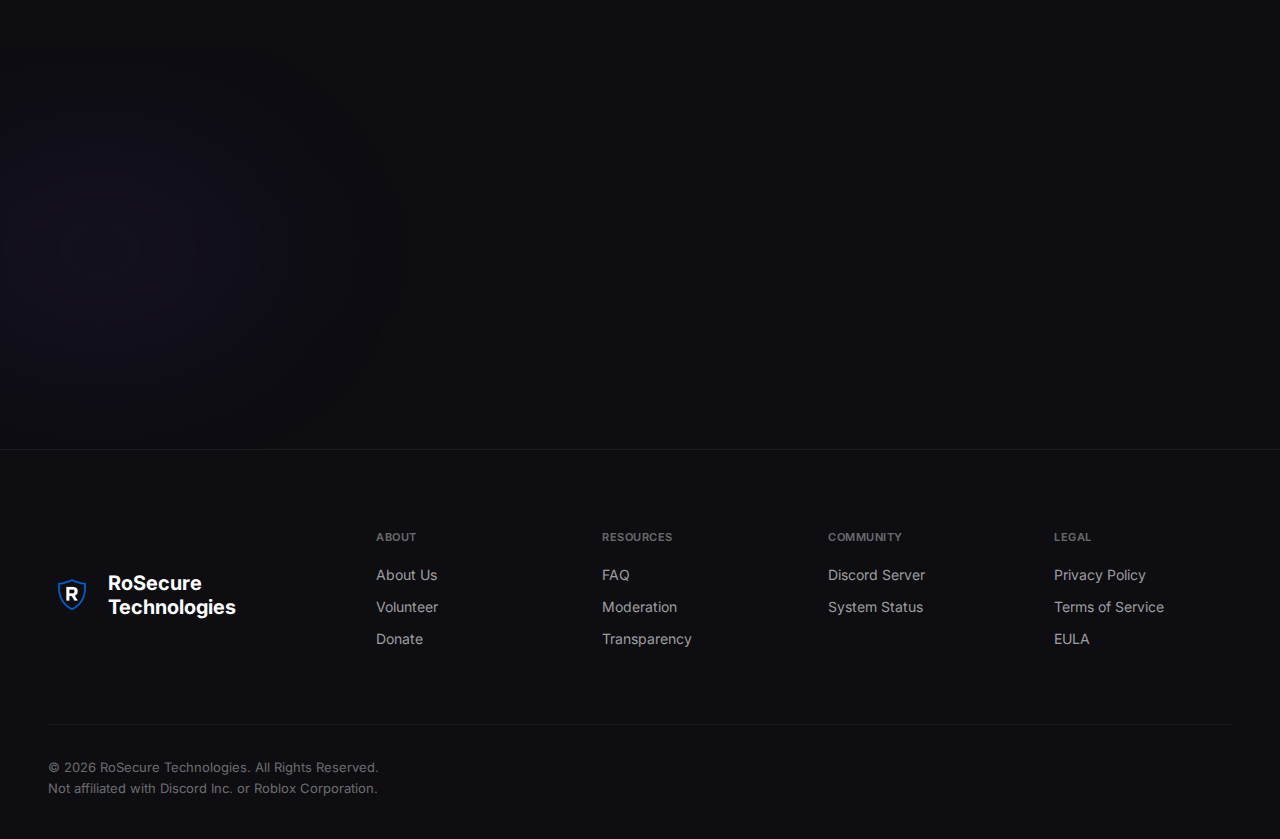
<file: moderation.html>
<!DOCTYPE html>
<html lang="en">
<head>
    <meta charset="UTF-8">
    <meta name="viewport" content="width=device-width, initial-scale=1.0">
    <meta name="description" content="Learn how RoSecure moderates and protects communities using our 12-factor detection system.">
    <meta name="theme-color" content="#1f4dff">
    <title>RoSecure - How We Moderate</title>
    <link rel="icon" type="image/png" href="rosecurelogo.png">
    <link rel="preconnect" href="https://fonts.googleapis.com">
    <link rel="preconnect" href="https://fonts.gstatic.com" crossorigin>
    <link href="https://fonts.googleapis.com/css2?family=Inter:wght@300;400;500;600;700;800&display=swap" rel="stylesheet">
    <style>
        * { margin: 0; padding: 0; box-sizing: border-box; }
        body {
            font-family: 'Inter', -apple-system, BlinkMacSystemFont, sans-serif;
            background: #0d0d12;
            color: #fff;
            -webkit-font-smoothing: antialiased;
            overflow-x: hidden;
        }

        /* Floating Dynamic Island Header */
        .header-wrapper {
            position: fixed;
            top: 20px;
            left: 50%;
            transform: translateX(-50%);
            z-index: 1000;
            max-width: 90%;
            width: auto;
        }
        .header {
            display: flex;
            align-items: center;
            justify-content: center;
            gap: 32px;
            padding: 12px 24px;
            background: rgba(10, 10, 15, 0.9);
            border: 1px solid rgba(255, 255, 255, 0.08);
            border-radius: 50px;
            backdrop-filter: blur(20px);
            -webkit-backdrop-filter: blur(20px);
            white-space: nowrap;
        }
        .logo { display: flex; align-items: center; gap: 10px; text-decoration: none; }
        .logo-img { width: 28px; height: 28px; border-radius: 6px; }
        .logo-text { font-size: 15px; font-weight: 600; color: #fff; }
        .nav { display: flex; gap: 4px; }
        .nav-link {
            padding: 8px 14px;
            color: rgba(255, 255, 255, 0.6);
            text-decoration: none;
            font-size: 13px;
            font-weight: 500;
            border-radius: 50px;
            transition: all 0.2s;
        }
        .nav-link:hover, .nav-link.active { color: #fff; background: rgba(255, 255, 255, 0.1); }
        .header-right { display: flex; align-items: center; gap: 8px; }
        .discord-btn {
            width: 36px; height: 36px;
            display: flex; align-items: center; justify-content: center;
            background: rgba(255, 255, 255, 0.05);
            border-radius: 50%;
            color: rgba(255, 255, 255, 0.7);
            transition: all 0.2s;
        }
        .discord-btn:hover { background: rgba(88, 101, 242, 0.2); color: #5865F2; }
        .github-btn {
            width: 36px; height: 36px;
            display: flex; align-items: center; justify-content: center;
            background: rgba(255, 255, 255, 0.05);
            border-radius: 50%;
            color: rgba(255, 255, 255, 0.7);
            transition: all 0.2s;
            text-decoration: none;
        }
        .github-btn:hover { background: rgba(255, 255, 255, 0.15); color: #fff; }

        /* 3D Tilt Animation Classes */
        .animate-on-scroll {
            opacity: 0;
            transition: all 1s cubic-bezier(0.16, 1, 0.3, 1);
            transform-style: preserve-3d;
            perspective: 1000px;
        }
        .animate-tilt-left {
            transform: perspective(1000px) rotateY(15deg) rotateX(5deg) translateX(-40px) scale(0.95);
            transform-origin: right center;
        }
        .animate-tilt-right {
            transform: perspective(1000px) rotateY(-15deg) rotateX(5deg) translateX(40px) scale(0.95);
            transform-origin: left center;
        }
        .animate-tilt-up {
            transform: perspective(1000px) rotateX(10deg) translateY(60px) scale(0.95);
            transform-origin: center bottom;
        }
        .animate-from-left { transform: translateX(-60px); }
        .animate-from-right { transform: translateX(60px); }
        .animate-from-bottom { transform: translateY(40px); }
        .animate-on-scroll.visible {
            opacity: 1;
            transform: perspective(1000px) rotateY(0deg) rotateX(0deg) translateX(0) translateY(0) scale(1);
        }
        .delay-1 { transition-delay: 0.1s; }
        .delay-2 { transition-delay: 0.2s; }
        .delay-3 { transition-delay: 0.3s; }
        .delay-4 { transition-delay: 0.4s; }

        /* Hero Section */
        .hero {
            min-height: 60vh;
            display: flex;
            flex-direction: column;
            align-items: center;
            justify-content: center;
            text-align: center;
            padding: 160px 32px 100px;
            position: relative;
            overflow: hidden;
        }
        .hero::before {
            content: '';
            position: absolute;
            top: -200px; left: -200px;
            width: 600px; height: 600px;
            background: radial-gradient(circle, rgba(100, 60, 180, 0.2) 0%, transparent 60%);
            filter: blur(80px);
            pointer-events: none;
        }
        .hero::after {
            content: '';
            position: absolute;
            top: -100px; right: -200px;
            width: 500px; height: 500px;
            background: radial-gradient(circle, rgba(60, 120, 180, 0.15) 0%, transparent 60%);
            filter: blur(80px);
            pointer-events: none;
        }
        .hero-content { position: relative; z-index: 1; }
        .hero-title {
            font-size: 44px;
            font-weight: 600;
            line-height: 1.2;
            letter-spacing: -1px;
            margin-bottom: 24px;
            max-width: 700px;
            background: linear-gradient(180deg, rgba(255, 255, 255, 0.95) 0%, rgba(255, 255, 255, 0.5) 100%);
            -webkit-background-clip: text;
            -webkit-text-fill-color: transparent;
            background-clip: text;
        }
        .hero-description {
            font-size: 17px;
            line-height: 1.8;
            color: rgba(255, 255, 255, 0.5);
            max-width: 600px;
            margin: 0 auto;
        }

        /* Content Sections */
        .content-section {
            padding: 100px 48px;
            position: relative;
        }
        .content-section::before {
            content: '';
            position: absolute;
            top: 0; left: 0; right: 0;
            height: 1px;
            background: linear-gradient(90deg, transparent, rgba(255, 255, 255, 0.08), transparent);
        }
        .content-container {
            max-width: 900px;
            margin: 0 auto;
        }

        /* Section Headers */
        .section-header {
            text-align: center;
            margin-bottom: 60px;
        }
        .section-title {
            font-size: 32px;
            font-weight: 600;
            letter-spacing: -0.5px;
            margin-bottom: 16px;
            color: #fff;
        }
        .section-subtitle {
            font-size: 16px;
            color: rgba(255, 255, 255, 0.5);
            max-width: 600px;
            margin: 0 auto;
        }

        /* 12 Factors Grid */
        .factors-grid {
            display: grid;
            grid-template-columns: repeat(3, 1fr);
            gap: 20px;
            max-width: 1000px;
            margin: 0 auto;
        }
        .factor-card {
            background: linear-gradient(135deg, rgba(255, 255, 255, 0.03) 0%, rgba(255, 255, 255, 0.01) 100%);
            border: 1px solid rgba(255, 255, 255, 0.06);
            border-radius: 20px;
            padding: 28px 24px;
            text-align: center;
            transition: all 0.3s ease;
        }
        .factor-card:hover {
            background: linear-gradient(135deg, rgba(255, 255, 255, 0.05) 0%, rgba(255, 255, 255, 0.02) 100%);
            border-color: rgba(255, 255, 255, 0.1);
            transform: translateY(-4px);
        }
        .factor-icon {
            width: 48px;
            height: 48px;
            margin: 0 auto 16px;
            display: flex;
            align-items: center;
            justify-content: center;
        }
        .factor-icon svg {
            width: 32px;
            height: 32px;
            color: #fff;
        }
        .factor-title {
            font-size: 15px;
            font-weight: 600;
            color: #fff;
            margin-bottom: 8px;
        }
        .factor-desc {
            font-size: 13px;
            color: rgba(255, 255, 255, 0.5);
            line-height: 1.6;
        }

        /* Classification Section */
        .classification-grid {
            display: grid;
            grid-template-columns: repeat(3, 1fr);
            gap: 24px;
            max-width: 900px;
            margin: 0 auto;
        }
        .class-card {
            background: linear-gradient(135deg, rgba(255, 255, 255, 0.03) 0%, rgba(255, 255, 255, 0.01) 100%);
            border: 1px solid rgba(255, 255, 255, 0.06);
            border-radius: 20px;
            padding: 32px 28px;
            text-align: center;
            transition: all 0.3s ease;
        }
        .class-card:hover {
            transform: translateY(-4px);
        }
        .class-card.green {
            border-color: rgba(34, 197, 94, 0.3);
            background: linear-gradient(135deg, rgba(34, 197, 94, 0.08) 0%, rgba(34, 197, 94, 0.02) 100%);
        }
        .class-card.yellow {
            border-color: rgba(234, 179, 8, 0.3);
            background: linear-gradient(135deg, rgba(234, 179, 8, 0.08) 0%, rgba(234, 179, 8, 0.02) 100%);
        }
        .class-card.red {
            border-color: rgba(239, 68, 68, 0.3);
            background: linear-gradient(135deg, rgba(239, 68, 68, 0.08) 0%, rgba(239, 68, 68, 0.02) 100%);
        }
        .class-indicator {
            width: 48px;
            height: 48px;
            margin: 0 auto 16px;
            display: flex;
            align-items: center;
            justify-content: center;
        }
        .class-indicator svg {
            width: 32px;
            height: 32px;
        }
        .class-card.green .class-indicator svg { color: #22c55e; filter: drop-shadow(0 0 10px rgba(34, 197, 94, 0.4)); }
        .class-card.yellow .class-indicator svg { color: #eab308; filter: drop-shadow(0 0 10px rgba(234, 179, 8, 0.4)); }
        .class-card.red .class-indicator svg { color: #ef4444; filter: drop-shadow(0 0 10px rgba(239, 68, 68, 0.4)); }
        .class-title {
            font-size: 18px;
            font-weight: 600;
            color: #fff;
            margin-bottom: 12px;
        }
        .class-desc {
            font-size: 14px;
            color: rgba(255, 255, 255, 0.6);
            line-height: 1.7;
        }

        /* How We Learn Section */
        .learn-box {
            background: linear-gradient(135deg, rgba(255, 255, 255, 0.03) 0%, rgba(255, 255, 255, 0.01) 100%);
            border: 1px solid rgba(255, 255, 255, 0.08);
            border-radius: 24px;
            padding: 40px 44px;
        }
        .learn-title {
            font-size: 28px;
            font-weight: 600;
            color: #fff;
            margin-bottom: 20px;
        }
        .learn-text {
            font-size: 15px;
            color: rgba(255, 255, 255, 0.5);
            line-height: 1.9;
            margin-bottom: 16px;
        }
        .learn-list {
            list-style: none;
            margin-top: 24px;
        }
        .learn-list li {
            display: flex;
            align-items: flex-start;
            gap: 16px;
            padding: 16px 0;
            border-bottom: 1px solid rgba(255, 255, 255, 0.04);
        }
        .learn-list li:last-child { border-bottom: none; }
        .learn-list-icon {
            width: 24px;
            height: 24px;
            flex-shrink: 0;
            color: #fff;
        }
        .learn-list-content {
            flex: 1;
        }
        .learn-list-title {
            font-size: 15px;
            font-weight: 600;
            color: #fff;
            margin-bottom: 4px;
        }
        .learn-list-desc {
            font-size: 14px;
            color: rgba(255, 255, 255, 0.5);
            line-height: 1.6;
        }

        /* CTA Section */
        .cta-section {
            padding: 120px 48px;
            text-align: center;
            position: relative;
            overflow: hidden;
        }
        .cta-section::before {
            content: '';
            position: absolute;
            top: 0; left: -200px;
            width: 600px; height: 100%;
            background: radial-gradient(ellipse at center, rgba(100, 60, 180, 0.12) 0%, transparent 60%);
            filter: blur(60px);
            pointer-events: none;
        }
        .cta-content { position: relative; z-index: 1; }
        .cta-title {
            font-size: 36px;
            font-weight: 600;
            letter-spacing: -1px;
            margin-bottom: 16px;
        }
        .cta-text {
            font-size: 16px;
            color: rgba(255, 255, 255, 0.5);
            margin-bottom: 32px;
        }
        .cta-buttons { display: flex; gap: 16px; justify-content: center; }
        .btn-primary {
            padding: 14px 28px;
            background: #fff;
            border: 1px solid #fff;
            border-radius: 50px;
            color: #0d0d12;
            font-size: 14px;
            font-weight: 600;
            text-decoration: none;
            transition: all 0.3s;
        }
        .btn-primary:hover { background: rgba(255, 255, 255, 0.85); }
        .btn-secondary {
            padding: 14px 28px;
            background: transparent;
            border: 1px solid rgba(255, 255, 255, 0.3);
            border-radius: 50px;
            color: #fff;
            font-size: 14px;
            font-weight: 500;
            text-decoration: none;
            transition: all 0.3s;
        }
        .btn-secondary:hover { background: rgba(255, 255, 255, 0.1); border-color: rgba(255, 255, 255, 0.5); }

        /* Footer */
        .footer {
            padding: 80px 48px 40px;
            border-top: 1px solid rgba(255, 255, 255, 0.06);
        }
        .footer-container { max-width: 1200px; margin: 0 auto; }
        .footer-main {
            display: grid;
            grid-template-columns: 280px repeat(4, 1fr);
            gap: 48px;
            margin-bottom: 64px;
        }
        .footer-brand { display: flex; align-items: center; gap: 12px; }
        .footer-brand img { width: 48px; height: 48px; border-radius: 10px; }
        .footer-brand-text { font-size: 20px; font-weight: 700; }
        .footer-column h4 {
            font-size: 11px;
            font-weight: 600;
            color: rgba(255, 255, 255, 0.4);
            text-transform: uppercase;
            letter-spacing: 0.5px;
            margin-bottom: 20px;
        }
        .footer-column ul { list-style: none; }
        .footer-column li { margin-bottom: 12px; }
        .footer-column a {
            color: rgba(255, 255, 255, 0.6);
            text-decoration: none;
            font-size: 14px;
            transition: color 0.2s;
        }
        .footer-column a:hover { color: #fff; }
        .footer-bottom {
            display: flex;
            justify-content: space-between;
            align-items: center;
            padding-top: 32px;
            border-top: 1px solid rgba(255, 255, 255, 0.06);
        }
        .footer-copyright {
            font-size: 13px;
            color: rgba(255, 255, 255, 0.4);
            max-width: 500px;
            line-height: 1.6;
        }
        .footer-tagline { font-size: 13px; color: rgba(255, 255, 255, 0.4); }

        /* Mobile Menu */
        .mobile-menu-btn {
            display: none;
            width: 36px;
            height: 36px;
            background: rgba(255, 255, 255, 0.05);
            border: 1px solid rgba(255, 255, 255, 0.1);
            border-radius: 10px;
            cursor: pointer;
            align-items: center;
            justify-content: center;
            padding: 0;
            color: rgba(255, 255, 255, 0.7);
            transition: all 0.2s;
            flex-shrink: 0;
        }
        .mobile-menu-btn:hover { background: rgba(255, 255, 255, 0.1); color: #fff; }
        .mobile-menu-btn svg { width: 18px; height: 18px; }
        .mobile-nav {
            display: none;
            position: fixed;
            top: 80px;
            left: 50%;
            transform: translateX(-50%);
            width: 90%;
            max-width: 400px;
            background: rgba(10, 10, 15, 0.95);
            border: 1px solid rgba(255, 255, 255, 0.08);
            border-radius: 20px;
            backdrop-filter: blur(20px);
            -webkit-backdrop-filter: blur(20px);
            padding: 16px;
            z-index: 999;
            flex-direction: column;
            gap: 4px;
        }
        .mobile-nav.open { display: flex; }
        .mobile-nav a {
            padding: 12px 16px;
            color: rgba(255, 255, 255, 0.7);
            text-decoration: none;
            font-size: 14px;
            font-weight: 500;
            border-radius: 12px;
            transition: all 0.2s;
        }
        .mobile-nav a:hover, .mobile-nav a.active { background: rgba(255, 255, 255, 0.08); color: #fff; }

        /* Responsive */
        @media (max-width: 1024px) {
            .factors-grid { grid-template-columns: repeat(2, 1fr); }
            .classification-grid { grid-template-columns: 1fr; }
            .footer-main { grid-template-columns: repeat(2, 1fr); }
        }
        @media (max-width: 768px) {
            .header-wrapper { width: 92%; max-width: 92%; top: 12px; }
            .header { gap: 12px; padding: 10px 16px; justify-content: space-between; }
            .nav { display: none; }
            .mobile-menu-btn { display: flex; }
            .hero { padding: 140px 20px 80px; }
            .hero-title { font-size: 36px; }
            .content-section { padding: 80px 20px; }
            .factors-grid { grid-template-columns: 1fr; }
            .learn-box { padding: 28px 24px; }
            .cta-section { padding: 80px 20px; }
            .cta-title { font-size: 28px; }
            .cta-buttons { flex-direction: column; width: 100%; }
            .btn-primary, .btn-secondary { width: 100%; text-align: center; }
            .footer { padding: 60px 20px 30px; }
            .footer-main { grid-template-columns: 1fr; gap: 32px; }
            .footer-bottom { flex-direction: column; gap: 16px; text-align: center; }
            .animate-from-left, .animate-from-right { transform: translateY(40px); }
        }

        /* Construction Modal */
        .modal-overlay {
            display: none;
            position: fixed;
            top: 0; left: 0; right: 0; bottom: 0;
            background: rgba(0, 0, 0, 0.6);
            backdrop-filter: blur(8px);
            z-index: 2000;
            align-items: center;
            justify-content: center;
        }
        .modal-overlay.open { display: flex; }
        .modal {
            text-align: center;
            max-width: 400px;
            width: 90%;
            padding: 44px 36px;
            background: rgba(18, 18, 24, 0.95);
            border: 1px solid rgba(255, 255, 255, 0.1);
            border-radius: 24px;
            animation: modalIn 0.3s cubic-bezier(0.16, 1, 0.3, 1);
        }
        @keyframes modalIn {
            from { opacity: 0; transform: scale(0.95) translateY(10px); }
            to { opacity: 1; transform: scale(1) translateY(0); }
        }
        .modal-icon { font-size: 48px; margin-bottom: 20px; line-height: 1; }
        .modal-title {
            font-size: 20px; font-weight: 700; margin-bottom: 6px;
            background: linear-gradient(180deg, rgba(255,255,255,0.95) 0%, rgba(255,255,255,0.6) 100%);
            -webkit-background-clip: text; -webkit-text-fill-color: transparent; background-clip: text;
        }
        .modal-text { font-size: 14px; color: rgba(255,255,255,0.45); line-height: 1.7; margin-bottom: 24px; }
        .modal-close {
            padding: 10px 24px; background: rgba(255,255,255,0.08); border: 1px solid rgba(255,255,255,0.12);
            border-radius: 50px; color: #fff; font-size: 13px; font-weight: 600; cursor: pointer; transition: all 0.2s;
        }
        .modal-close:hover { background: rgba(255,255,255,0.15); }
    </style>
</head>
<body>
    <div class="header-wrapper">
        <header class="header">
            <a href="index.html" class="logo">
                <img src="rosecurelogo.png" alt="RoSecure" class="logo-img">
                <span class="logo-text">RoSecure</span>
            </a>
            <nav class="nav">
                <a href="about.html" class="nav-link">About</a>
                <a href="volunteer.html" class="nav-link">Volunteer</a>
                <a href="donate.html" class="nav-link">Donate</a>
                <a href="#" class="nav-link" onclick="event.preventDefault();document.getElementById('constructionModal').classList.add('open')">Dashboard</a>
            </nav>
            <div class="header-right">
                <a href="https://discord.gg/mbXQCEJS58" target="_blank" class="discord-btn">
                    <svg xmlns="http://www.w3.org/2000/svg" width="20" height="20" viewBox="0 0 24 24" fill="currentColor"><path d="M20.317 4.37a19.791 19.791 0 0 0-4.885-1.515.074.074 0 0 0-.079.037c-.21.375-.444.864-.608 1.25a18.27 18.27 0 0 0-5.487 0 12.64 12.64 0 0 0-.617-1.25.077.077 0 0 0-.079-.037A19.736 19.736 0 0 0 3.677 4.37a.07.07 0 0 0-.032.027C.533 9.046-.32 13.58.099 18.057a.082.082 0 0 0 .031.057 19.9 19.9 0 0 0 5.993 3.03.078.078 0 0 0 .084-.028 14.09 14.09 0 0 0 1.226-1.994.076.076 0 0 0-.041-.106 13.107 13.107 0 0 1-1.872-.892.077.077 0 0 1-.008-.128 10.2 10.2 0 0 0 .372-.292.074.074 0 0 1 .077-.01c3.928 1.793 8.18 1.793 12.062 0a.074.074 0 0 1 .078.01c.12.098.246.198.373.292a.077.077 0 0 1-.006.127 12.299 12.299 0 0 1-1.873.892.077.077 0 0 0-.041.107c.36.698.772 1.362 1.225 1.993a.076.076 0 0 0 .084.028 19.839 19.839 0 0 0 6.002-3.03.077.077 0 0 0 .032-.054c.5-5.177-.838-9.674-3.549-13.66a.061.061 0 0 0-.031-.03zM8.02 15.33c-1.183 0-2.157-1.085-2.157-2.419 0-1.333.956-2.419 2.157-2.419 1.21 0 2.176 1.096 2.157 2.42 0 1.333-.956 2.418-2.157 2.418zm7.975 0c-1.183 0-2.157-1.085-2.157-2.419 0-1.333.956-2.419 2.157-2.419 1.21 0 2.176 1.096 2.157 2.42 0 1.333-.947 2.418-2.157 2.418z"/></svg>
                </a>
                <a href="https://github.com/mrarch0" target="_blank" class="github-btn" aria-label="GitHub">
                    <svg xmlns="http://www.w3.org/2000/svg" width="20" height="20" viewBox="0 0 24 24" fill="currentColor"><path d="M12 0c-6.626 0-12 5.373-12 12 0 5.302 3.438 9.8 8.207 11.387.599.111.793-.261.793-.577v-2.234c-3.338.726-4.033-1.416-4.033-1.416-.546-1.387-1.333-1.756-1.333-1.756-1.089-.745.083-.729.083-.729 1.205.084 1.839 1.237 1.839 1.237 1.07 1.834 2.807 1.304 3.492.997.107-.775.418-1.305.762-1.604-2.665-.305-5.467-1.334-5.467-5.931 0-1.311.469-2.381 1.236-3.221-.124-.303-.535-1.524.117-3.176 0 0 1.008-.322 3.301 1.23.957-.266 1.983-.399 3.003-.404 1.02.005 2.047.138 3.006.404 2.291-1.552 3.297-1.23 3.297-1.23.653 1.653.242 2.874.118 3.176.77.84 1.235 1.911 1.235 3.221 0 4.609-2.807 5.624-5.479 5.921.43.372.823 1.102.823 2.222v3.293c0 .319.192.694.801.576 4.765-1.589 8.199-6.086 8.199-11.386 0-6.627-5.373-12-12-12z"/></svg>
                </a>
                <button class="mobile-menu-btn" onclick="document.getElementById('mobileNav').classList.toggle('open')" aria-label="Menu">
                    <svg viewBox="0 0 24 24" fill="none" stroke="currentColor" stroke-width="2"><line x1="3" y1="6" x2="21" y2="6"/><line x1="3" y1="12" x2="21" y2="12"/><line x1="3" y1="18" x2="21" y2="18"/></svg>
                </button>
            </div>
        </header>
    </div>
    <nav class="mobile-nav" id="mobileNav">
        <a href="about.html">About</a>
        <a href="volunteer.html">Volunteer</a>
        <a href="donate.html">Donate</a>
        <a href="#" onclick="event.preventDefault();document.getElementById('constructionModal').classList.add('open')">Dashboard</a>
        <a href="https://discord.gg/mbXQCEJS58" target="_blank">Discord</a>
        <a href="https://github.com/mrarch0" target="_blank">GitHub</a>
    </nav>

    <section class="hero">
        <div class="hero-content">
            <h1 class="hero-title">How We Moderate</h1>
            <p class="hero-description">
                Our systems run on 15 factors to detect sexually explicit material and other harmful content. Learn how we identify, classify, and respond to threats.
            </p>
        </div>
    </section>

    <section class="content-section">
        <div class="section-header animate-on-scroll animate-from-bottom">
            <h2 class="section-title">15 Detection Factors</h2>
            <p class="section-subtitle">Our multi-layered approach analyzes content across these key factors to ensure accurate detection.</p>
        </div>
        <div class="factors-grid">
            <div class="factor-card animate-on-scroll animate-from-bottom delay-1">
                <div class="factor-icon">
                    <svg xmlns="http://www.w3.org/2000/svg" fill="none" viewBox="0 0 24 24" stroke="currentColor" stroke-width="1.5"><path stroke-linecap="round" stroke-linejoin="round" d="M15.75 5.25a3 3 0 013 3m3 0a6 6 0 01-7.029 5.912c-.563-.097-1.159.026-1.563.43L10.5 17.25H8.25v2.25H6v2.25H2.25v-2.818c0-.597.237-1.17.659-1.591l6.499-6.499c.404-.404.527-1 .43-1.563A6 6 0 1121.75 8.25z" /></svg>
                </div>
                <h3 class="factor-title">Keyword Analysis</h3>
                <p class="factor-desc">Pattern matching against known harmful terms and phrases</p>
            </div>
            <div class="factor-card animate-on-scroll animate-from-bottom delay-2">
                <div class="factor-icon">
                    <svg xmlns="http://www.w3.org/2000/svg" fill="none" viewBox="0 0 24 24" stroke="currentColor" stroke-width="1.5"><path stroke-linecap="round" stroke-linejoin="round" d="M2.25 15.75l5.159-5.159a2.25 2.25 0 013.182 0l5.159 5.159m-1.5-1.5l1.409-1.409a2.25 2.25 0 013.182 0l2.909 2.909m-18 3.75h16.5a1.5 1.5 0 001.5-1.5V6a1.5 1.5 0 00-1.5-1.5H3.75A1.5 1.5 0 002.25 6v12a1.5 1.5 0 001.5 1.5zm10.5-11.25h.008v.008h-.008V8.25zm.375 0a.375.375 0 11-.75 0 .375.375 0 01.75 0z" /></svg>
                </div>
                <h3 class="factor-title">Image Recognition</h3>
                <p class="factor-desc">AI-powered visual content analysis for explicit material</p>
            </div>
            <div class="factor-card animate-on-scroll animate-from-bottom delay-3">
                <div class="factor-icon">
                    <svg xmlns="http://www.w3.org/2000/svg" fill="none" viewBox="0 0 24 24" stroke="currentColor" stroke-width="1.5"><path stroke-linecap="round" stroke-linejoin="round" d="M15.75 6a3.75 3.75 0 11-7.5 0 3.75 3.75 0 017.5 0zM4.501 20.118a7.5 7.5 0 0114.998 0A17.933 17.933 0 0112 21.75c-2.676 0-5.216-.584-7.499-1.632z" /></svg>
                </div>
                <h3 class="factor-title">User History</h3>
                <p class="factor-desc">Past behavior patterns and previous violations</p>
            </div>
            <div class="factor-card animate-on-scroll animate-from-bottom delay-1">
                <div class="factor-icon">
                    <svg xmlns="http://www.w3.org/2000/svg" fill="none" viewBox="0 0 24 24" stroke="currentColor" stroke-width="1.5"><path stroke-linecap="round" stroke-linejoin="round" d="M13.19 8.688a4.5 4.5 0 011.242 7.244l-4.5 4.5a4.5 4.5 0 01-6.364-6.364l1.757-1.757m13.35-.622l1.757-1.757a4.5 4.5 0 00-6.364-6.364l-4.5 4.5a4.5 4.5 0 001.242 7.244" /></svg>
                </div>
                <h3 class="factor-title">Link Scanning</h3>
                <p class="factor-desc">URL analysis for phishing and malicious sites</p>
            </div>
            <div class="factor-card animate-on-scroll animate-from-bottom delay-2">
                <div class="factor-icon">
                    <svg xmlns="http://www.w3.org/2000/svg" fill="none" viewBox="0 0 24 24" stroke="currentColor" stroke-width="1.5"><path stroke-linecap="round" stroke-linejoin="round" d="M3.75 3v11.25A2.25 2.25 0 006 16.5h2.25M3.75 3h-1.5m1.5 0h16.5m0 0h1.5m-1.5 0v11.25A2.25 2.25 0 0118 16.5h-2.25m-7.5 0h7.5m-7.5 0l-1 3m8.5-3l1 3m0 0l.5 1.5m-.5-1.5h-9.5m0 0l-.5 1.5" /></svg>
                </div>
                <h3 class="factor-title">Context Analysis</h3>
                <p class="factor-desc">Understanding message context and intent</p>
            </div>
            <div class="factor-card animate-on-scroll animate-from-bottom delay-3">
                <div class="factor-icon">
                    <svg xmlns="http://www.w3.org/2000/svg" fill="none" viewBox="0 0 24 24" stroke="currentColor" stroke-width="1.5"><path stroke-linecap="round" stroke-linejoin="round" d="M12 6v6h4.5m4.5 0a9 9 0 11-18 0 9 9 0 0118 0z" /></svg>
                </div>
                <h3 class="factor-title">Account Age</h3>
                <p class="factor-desc">New account detection and verification</p>
            </div>
            <div class="factor-card animate-on-scroll animate-from-bottom delay-1">
                <div class="factor-icon">
                    <svg xmlns="http://www.w3.org/2000/svg" fill="none" viewBox="0 0 24 24" stroke="currentColor" stroke-width="1.5"><path stroke-linecap="round" stroke-linejoin="round" d="M7.5 14.25v2.25m3-4.5v4.5m3-6.75v6.75m3-9v9M6 20.25h12A2.25 2.25 0 0020.25 18V6A2.25 2.25 0 0018 3.75H6A2.25 2.25 0 003.75 6v12A2.25 2.25 0 006 20.25z" /></svg>
                </div>
                <h3 class="factor-title">Behavior Patterns</h3>
                <p class="factor-desc">Unusual activity and spam detection</p>
            </div>
            <div class="factor-card animate-on-scroll animate-from-bottom delay-2">
                <div class="factor-icon">
                    <svg xmlns="http://www.w3.org/2000/svg" fill="none" viewBox="0 0 24 24" stroke="currentColor" stroke-width="1.5"><path stroke-linecap="round" stroke-linejoin="round" d="M20.25 6.375c0 2.278-3.694 4.125-8.25 4.125S3.75 8.653 3.75 6.375m16.5 0c0-2.278-3.694-4.125-8.25-4.125S3.75 4.097 3.75 6.375m16.5 0v11.25c0 2.278-3.694 4.125-8.25 4.125s-8.25-1.847-8.25-4.125V6.375m16.5 0v3.75m-16.5-3.75v3.75m16.5 0v3.75C20.25 16.153 16.556 18 12 18s-8.25-1.847-8.25-4.125v-3.75m16.5 0c0 2.278-3.694 4.125-8.25 4.125s-8.25-1.847-8.25-4.125" /></svg>
                </div>
                <h3 class="factor-title">Database Matching</h3>
                <p class="factor-desc">Cross-reference with known offender databases</p>
            </div>
            <div class="factor-card animate-on-scroll animate-from-bottom delay-3">
                <div class="factor-icon">
                    <svg xmlns="http://www.w3.org/2000/svg" fill="none" viewBox="0 0 24 24" stroke="currentColor" stroke-width="1.5"><path stroke-linecap="round" stroke-linejoin="round" d="M9 12.75L11.25 15 15 9.75m-3-7.036A11.959 11.959 0 013.598 6 11.99 11.99 0 003 9.749c0 5.592 3.824 10.29 9 11.623 5.176-1.332 9-6.03 9-11.622 0-1.31-.21-2.571-.598-3.751h-.152c-3.196 0-6.1-1.248-8.25-3.285z" /></svg>
                </div>
                <h3 class="factor-title">Hash Matching</h3>
                <p class="factor-desc">Known CSAM and harmful content hash detection</p>
            </div>
            <div class="factor-card animate-on-scroll animate-from-bottom delay-1">
                <div class="factor-icon">
                    <svg xmlns="http://www.w3.org/2000/svg" fill="none" viewBox="0 0 24 24" stroke="currentColor" stroke-width="1.5"><path stroke-linecap="round" stroke-linejoin="round" d="M18 18.72a9.094 9.094 0 003.741-.479 3 3 0 00-4.682-2.72m.94 3.198l.001.031c0 .225-.012.447-.037.666A11.944 11.944 0 0112 21c-2.17 0-4.207-.576-5.963-1.584A6.062 6.062 0 016 18.719m12 0a5.971 5.971 0 00-.941-3.197m0 0A5.995 5.995 0 0012 12.75a5.995 5.995 0 00-5.058 2.772m0 0a3 3 0 00-4.681 2.72 8.986 8.986 0 003.74.477m.94-3.197a5.971 5.971 0 00-.94 3.197M15 6.75a3 3 0 11-6 0 3 3 0 016 0zm6 3a2.25 2.25 0 11-4.5 0 2.25 2.25 0 014.5 0zm-13.5 0a2.25 2.25 0 11-4.5 0 2.25 2.25 0 014.5 0z" /></svg>
                </div>
                <h3 class="factor-title">Community Reports</h3>
                <p class="factor-desc">User-submitted reports and verification</p>
            </div>
            <div class="factor-card animate-on-scroll animate-from-bottom delay-2">
                <div class="factor-icon">
                    <svg xmlns="http://www.w3.org/2000/svg" fill="none" viewBox="0 0 24 24" stroke="currentColor" stroke-width="1.5"><path stroke-linecap="round" stroke-linejoin="round" d="M12 21a9.004 9.004 0 008.716-6.747M12 21a9.004 9.004 0 01-8.716-6.747M12 21c2.485 0 4.5-4.03 4.5-9S14.485 3 12 3m0 18c-2.485 0-4.5-4.03-4.5-9S9.515 3 12 3m0 0a8.997 8.997 0 017.843 4.582M12 3a8.997 8.997 0 00-7.843 4.582m15.686 0A11.953 11.953 0 0112 10.5c-2.998 0-5.74-1.1-7.843-2.918m15.686 0A8.959 8.959 0 0121 12c0 .778-.099 1.533-.284 2.253m0 0A17.919 17.919 0 0112 16.5c-3.162 0-6.133-.815-8.716-2.247m0 0A9.015 9.015 0 013 12c0-1.605.42-3.113 1.157-4.418" /></svg>
                </div>
                <h3 class="factor-title">Cross-Platform Intel</h3>
                <p class="factor-desc">Shared intelligence from partner networks</p>
            </div>
            <div class="factor-card animate-on-scroll animate-from-bottom delay-3">
                <div class="factor-icon">
                    <svg xmlns="http://www.w3.org/2000/svg" fill="none" viewBox="0 0 24 24" stroke="currentColor" stroke-width="1.5"><path stroke-linecap="round" stroke-linejoin="round" d="M9.75 3.104v5.714a2.25 2.25 0 01-.659 1.591L5 14.5M9.75 3.104c-.251.023-.501.05-.75.082m.75-.082a24.301 24.301 0 014.5 0m0 0v5.714c0 .597.237 1.17.659 1.591L19.8 15.3M14.25 3.104c.251.023.501.05.75.082M19.8 15.3l-1.57.393A9.065 9.065 0 0112 15a9.065 9.065 0 00-6.23-.693L5 14.5m14.8.8l1.402 1.402c1.232 1.232.65 3.318-1.067 3.611A48.309 48.309 0 0112 21c-2.773 0-5.491-.235-8.135-.687-1.718-.293-2.3-2.379-1.067-3.61L5 14.5" /></svg>
                </div>
                <h3 class="factor-title">Human Review</h3>
                <p class="factor-desc">Manual verification by trained moderators</p>
            </div>
            <div class="factor-card animate-on-scroll animate-from-bottom delay-1">
                <div class="factor-icon">
                    <svg xmlns="http://www.w3.org/2000/svg" fill="none" viewBox="0 0 24 24" stroke="currentColor" stroke-width="1.5"><path stroke-linecap="round" stroke-linejoin="round" d="M18 18.72a9.094 9.094 0 003.741-.479 3 3 0 00-4.682-2.72m.94 3.198l.001.031c0 .225-.012.447-.037.666A11.944 11.944 0 0112 21c-2.17 0-4.207-.576-5.963-1.584A6.062 6.062 0 016 18.719m12 0a5.971 5.971 0 00-.941-3.197m0 0A5.995 5.995 0 0012 12.75a5.995 5.995 0 00-5.058 2.772m0 0a3 3 0 00-4.681 2.72 8.986 8.986 0 003.74.477m.94-3.197a5.971 5.971 0 00-.94 3.197M15 6.75a3 3 0 11-6 0 3 3 0 016 0zm6 3a2.25 2.25 0 11-4.5 0 2.25 2.25 0 014.5 0zm-13.5 0a2.25 2.25 0 11-4.5 0 2.25 2.25 0 014.5 0z" /></svg>
                </div>
                <h3 class="factor-title">Group Scanning</h3>
                <p class="factor-desc">Analyzing group memberships for harmful associations</p>
            </div>
            <div class="factor-card animate-on-scroll animate-from-bottom delay-2">
                <div class="factor-icon">
                    <svg xmlns="http://www.w3.org/2000/svg" fill="none" viewBox="0 0 24 24" stroke="currentColor" stroke-width="1.5"><path stroke-linecap="round" stroke-linejoin="round" d="M15 19.128a9.38 9.38 0 002.625.372 9.337 9.337 0 004.121-.952 4.125 4.125 0 00-7.533-2.493M15 19.128v-.003c0-1.113-.285-2.16-.786-3.07M15 19.128v.106A12.318 12.318 0 018.624 21c-2.331 0-4.512-.645-6.374-1.766l-.001-.109a6.375 6.375 0 0111.964-3.07M12 6.375a3.375 3.375 0 11-6.75 0 3.375 3.375 0 016.75 0zm8.25 2.25a2.625 2.625 0 11-5.25 0 2.625 2.625 0 015.25 0z" /></svg>
                </div>
                <h3 class="factor-title">Friends List Scanning</h3>
                <p class="factor-desc">Identifying connections to known bad actors</p>
            </div>
            <div class="factor-card animate-on-scroll animate-from-bottom delay-3">
                <div class="factor-icon">
                    <svg xmlns="http://www.w3.org/2000/svg" fill="none" viewBox="0 0 24 24" stroke="currentColor" stroke-width="1.5"><path stroke-linecap="round" stroke-linejoin="round" d="M12 21v-8.25M15.75 21v-8.25M8.25 21v-8.25M3 9l9-6 9 6m-1.5 12V10.332A48.36 48.36 0 0012 9.75c-2.551 0-5.056.2-7.5.582V21M3 21h18M12 6.75h.008v.008H12V6.75z" /></svg>
                </div>
                <h3 class="factor-title">Law Enforcement</h3>
                <p class="factor-desc">Cooperation with authorities on serious violations</p>
            </div>
        </div>
    </section>

    <section class="content-section">
        <div class="section-header animate-on-scroll animate-from-bottom">
            <h2 class="section-title">Content Classification</h2>
            <p class="section-subtitle">Our systems categorize content into three levels based on violation severity and evidence clarity.</p>
        </div>
        <div class="classification-grid">
            <div class="class-card green animate-on-scroll animate-tilt-left delay-1">
                <div class="class-indicator">
                    <svg xmlns="http://www.w3.org/2000/svg" fill="none" viewBox="0 0 24 24" stroke="currentColor" stroke-width="2"><path stroke-linecap="round" stroke-linejoin="round" d="M9 12.75L11.25 15 15 9.75M21 12a9 9 0 11-18 0 9 9 0 0118 0z" /></svg>
                </div>
                <h3 class="class-title">Likely Safe</h3>
                <p class="class-desc">Content that passes all checks and shows no signs of violations. Monitored by our systems but requires no action.</p>
            </div>
            <div class="class-card yellow animate-on-scroll animate-from-bottom delay-2">
                <div class="class-indicator">
                    <svg xmlns="http://www.w3.org/2000/svg" fill="none" viewBox="0 0 24 24" stroke="currentColor" stroke-width="2"><path stroke-linecap="round" stroke-linejoin="round" d="M12 9v3.75m-9.303 3.376c-.866 1.5.217 3.374 1.948 3.374h14.71c1.73 0 2.813-1.874 1.948-3.374L13.949 3.378c-.866-1.5-3.032-1.5-3.898 0L2.697 16.126zM12 15.75h.007v.008H12v-.008z" /></svg>
                </div>
                <h3 class="class-title">Mixed</h3>
                <p class="class-desc">Content with past offender history, ambiguous context, or no clear evidence. Flagged for human review before any action.</p>
            </div>
            <div class="class-card red animate-on-scroll animate-tilt-right delay-3">
                <div class="class-indicator">
                    <svg xmlns="http://www.w3.org/2000/svg" fill="none" viewBox="0 0 24 24" stroke="currentColor" stroke-width="2"><path stroke-linecap="round" stroke-linejoin="round" d="M12 9v3.75m9-.75a9 9 0 11-18 0 9 9 0 0118 0zm-9 3.75h.008v.008H12v-.008z" /></svg>
                </div>
                <h3 class="class-title">Content Violation</h3>
                <p class="class-desc">Clear violations detected with high confidence. Immediate action taken including blocking and potential reporting to authorities.</p>
            </div>
        </div>
    </section>

    <section class="content-section">
        <div class="content-container animate-on-scroll animate-tilt-up">
            <div class="learn-box">
                <h2 class="learn-title">How We Learn & Improve</h2>
                <p class="learn-text">
                    Our detection systems continuously evolve through machine learning, community feedback, and collaboration with safety organizations. Here's how we stay ahead of threats:
                </p>
                <ul class="learn-list">
                    <li>
                        <div class="learn-list-icon">
                            <svg xmlns="http://www.w3.org/2000/svg" fill="none" viewBox="0 0 24 24" stroke="currentColor" stroke-width="1.5"><path stroke-linecap="round" stroke-linejoin="round" d="M15.75 5.25a3 3 0 013 3m3 0a6 6 0 01-7.029 5.912c-.563-.097-1.159.026-1.563.43L10.5 17.25H8.25v2.25H6v2.25H2.25v-2.818c0-.597.237-1.17.659-1.591l6.499-6.499c.404-.404.527-1 .43-1.563A6 6 0 1121.75 8.25z" /></svg>
                        </div>
                        <div class="learn-list-content">
                            <h4 class="learn-list-title">Keyword Libraries</h4>
                            <p class="learn-list-desc">Constantly updated dictionaries of harmful terms, including evasion tactics and coded language used by bad actors.</p>
                        </div>
                    </li>
                    <li>
                        <div class="learn-list-icon">
                            <svg xmlns="http://www.w3.org/2000/svg" fill="none" viewBox="0 0 24 24" stroke="currentColor" stroke-width="1.5"><path stroke-linecap="round" stroke-linejoin="round" d="M9.813 15.904L9 18.75l-.813-2.846a4.5 4.5 0 00-3.09-3.09L2.25 12l2.846-.813a4.5 4.5 0 003.09-3.09L9 5.25l.813 2.846a4.5 4.5 0 003.09 3.09L15.75 12l-2.846.813a4.5 4.5 0 00-3.09 3.09zM18.259 8.715L18 9.75l-.259-1.035a3.375 3.375 0 00-2.455-2.456L14.25 6l1.036-.259a3.375 3.375 0 002.455-2.456L18 2.25l.259 1.035a3.375 3.375 0 002.456 2.456L21.75 6l-1.035.259a3.375 3.375 0 00-2.456 2.456zM16.894 20.567L16.5 21.75l-.394-1.183a2.25 2.25 0 00-1.423-1.423L13.5 18.75l1.183-.394a2.25 2.25 0 001.423-1.423l.394-1.183.394 1.183a2.25 2.25 0 001.423 1.423l1.183.394-1.183.394a2.25 2.25 0 00-1.423 1.423z" /></svg>
                        </div>
                        <div class="learn-list-content">
                            <h4 class="learn-list-title">Pattern Recognition</h4>
                            <p class="learn-list-desc">AI models trained on confirmed violations to identify similar content and behavioral patterns.</p>
                        </div>
                    </li>
                    <li>
                        <div class="learn-list-icon">
                            <svg xmlns="http://www.w3.org/2000/svg" fill="none" viewBox="0 0 24 24" stroke="currentColor" stroke-width="1.5"><path stroke-linecap="round" stroke-linejoin="round" d="M18 18.72a9.094 9.094 0 003.741-.479 3 3 0 00-4.682-2.72m.94 3.198l.001.031c0 .225-.012.447-.037.666A11.944 11.944 0 0112 21c-2.17 0-4.207-.576-5.963-1.584A6.062 6.062 0 016 18.719m12 0a5.971 5.971 0 00-.941-3.197m0 0A5.995 5.995 0 0012 12.75a5.995 5.995 0 00-5.058 2.772m0 0a3 3 0 00-4.681 2.72 8.986 8.986 0 003.74.477m.94-3.197a5.971 5.971 0 00-.94 3.197M15 6.75a3 3 0 11-6 0 3 3 0 016 0zm6 3a2.25 2.25 0 11-4.5 0 2.25 2.25 0 014.5 0zm-13.5 0a2.25 2.25 0 11-4.5 0 2.25 2.25 0 014.5 0z" /></svg>
                        </div>
                        <div class="learn-list-content">
                            <h4 class="learn-list-title">Community Feedback</h4>
                            <p class="learn-list-desc">Appeals and false positive reports help us refine our detection accuracy and reduce errors.</p>
                        </div>
                    </li>
                    <li>
                        <div class="learn-list-icon">
                            <svg xmlns="http://www.w3.org/2000/svg" fill="none" viewBox="0 0 24 24" stroke="currentColor" stroke-width="1.5"><path stroke-linecap="round" stroke-linejoin="round" d="M7.5 21L3 16.5m0 0L7.5 12M3 16.5h13.5m0-13.5L21 7.5m0 0L16.5 12M21 7.5H7.5" /></svg>
                        </div>
                        <div class="learn-list-content">
                            <h4 class="learn-list-title">Partner Intelligence</h4>
                            <p class="learn-list-desc">Collaboration with NCMEC, platform trust teams, and other safety organizations to share threat intelligence.</p>
                        </div>
                    </li>
                </ul>
            </div>
        </div>
    </section>

    <section class="cta-section">
        <div class="cta-content animate-on-scroll animate-tilt-up">
            <h2 class="cta-title">Questions about our moderation?</h2>
            <p class="cta-text">Reach out to our team, submit an appeal, or visit our FAQ for more information.</p>
            <div class="cta-buttons">
                <a href="https://discord.gg/mbXQCEJS58" target="_blank" class="btn-primary">Join Discord</a>
                <a href="faq.html" class="btn-secondary">Read FAQ</a>
            </div>
        </div>
    </section>

    <footer class="footer">
        <div class="footer-container">
            <div class="footer-main">
                <div class="footer-brand">
                    <img src="rosecurelogo.png" alt="RoSecure">
                    <span class="footer-brand-text">RoSecure Technologies</span>
                </div>
                <div class="footer-column">
                    <h4>About</h4>
                    <ul>
                        <li><a href="about.html">About Us</a></li>
                        <li><a href="volunteer.html">Volunteer</a></li>
                        <li><a href="donate.html">Donate</a></li>
                    </ul>
                </div>
                <div class="footer-column">
                    <h4>Resources</h4>
                    <ul>
                        <li><a href="faq.html">FAQ</a></li>
                        <li><a href="moderation.html">Moderation</a></li>
                        <li><a href="transparency.html">Transparency</a></li>
                    </ul>
                </div>
                <div class="footer-column">
                    <h4>Community</h4>
                    <ul>
                        <li><a href="https://discord.gg/mbXQCEJS58" target="_blank">Discord Server</a></li>
                        <li><a href="https://rosecurestatus.betteruptime.com/" target="_blank">System Status</a></li>
                    </ul>
                </div>
                <div class="footer-column">
                    <h4>Legal</h4>
                    <ul>
                        <li><a href="privacy.html">Privacy Policy</a></li>
                        <li><a href="terms.html">Terms of Service</a></li>
                        <li><a href="eula.html">EULA</a></li>
                    </ul>
                </div>
            </div>
            <div class="footer-bottom">
                <p class="footer-copyright">
                    &copy; 2026 RoSecure Technologies. All Rights Reserved.<br>
                    Not affiliated with Discord Inc. or Roblox Corporation.
                </p>
            </div>
        </div>
    </footer>

    <script>
        // Scroll animation observer
        const observerOptions = {
            root: null,
            rootMargin: '0px',
            threshold: 0.15
        };

        const observer = new IntersectionObserver((entries) => {
            entries.forEach(entry => {
                if (entry.isIntersecting) {
                    entry.target.classList.add('visible');
                }
            });
        }, observerOptions);

        document.querySelectorAll('.animate-on-scroll').forEach(el => {
            observer.observe(el);
        });
    </script>

    <div class="modal-overlay" id="constructionModal" onclick="if(event.target===this)this.classList.remove('open')">
        <div class="modal">
            <div class="modal-icon">🚧</div>
            <h2 class="modal-title">This page is still under construction!</h2>
            <p class="modal-text">We apologize for any inconvenience. The dashboard is currently being built and will be available soon.</p>
            <button class="modal-close" onclick="document.getElementById('constructionModal').classList.remove('open')">Got it</button>
        </div>
    </div>

    <script type="text/javascript">
    var Tawk_API=Tawk_API||{}, Tawk_LoadStart=new Date();
    (function(){
    var s1=document.createElement("script"),s0=document.getElementsByTagName("script")[0];
    s1.async=true;
    s1.src='https://embed.tawk.to/6969a0e8a0ad53197e361dd5/1jf29p49d';
    s1.charset='UTF-8';
    s1.setAttribute('crossorigin','*');
    s0.parentNode.insertBefore(s1,s0);
    })();
    </script>
    <div class="modal-overlay" id="maintenanceMode" style="display: none; background: rgba(0, 0, 0, 0.95);">
        <div class="modal" style="max-width: 500px;">
            <div class="modal-icon">🚧</div>
            <h2 class="modal-title">Site Under Development</h2>
            <p class="modal-text">
                This site is currently under development and not available to the public. Only authorized developers and testers have access.
            </p>
            <button class="modal-close" onclick="window.location.href='https://staging.rosecure.org'" style="width: 100%; margin-bottom: 12px;">I am a Developer or Tester</button>
            <p style="font-size: 12px; color: rgba(255, 255, 255, 0.4); text-align: center;">Check back soon for our official launch</p>
        </div>
    </div>
    <script>
        if (window.location.hostname === 'rosecure.org' || window.location.hostname === 'www.rosecure.org' || (!window.location.hostname.includes('staging') && !window.location.hostname.includes('localhost'))) {
            document.getElementById('maintenanceMode').style.display = 'flex';
            document.body.style.overflow = 'hidden';
        }
    </script>
</body>
</html>
</file>
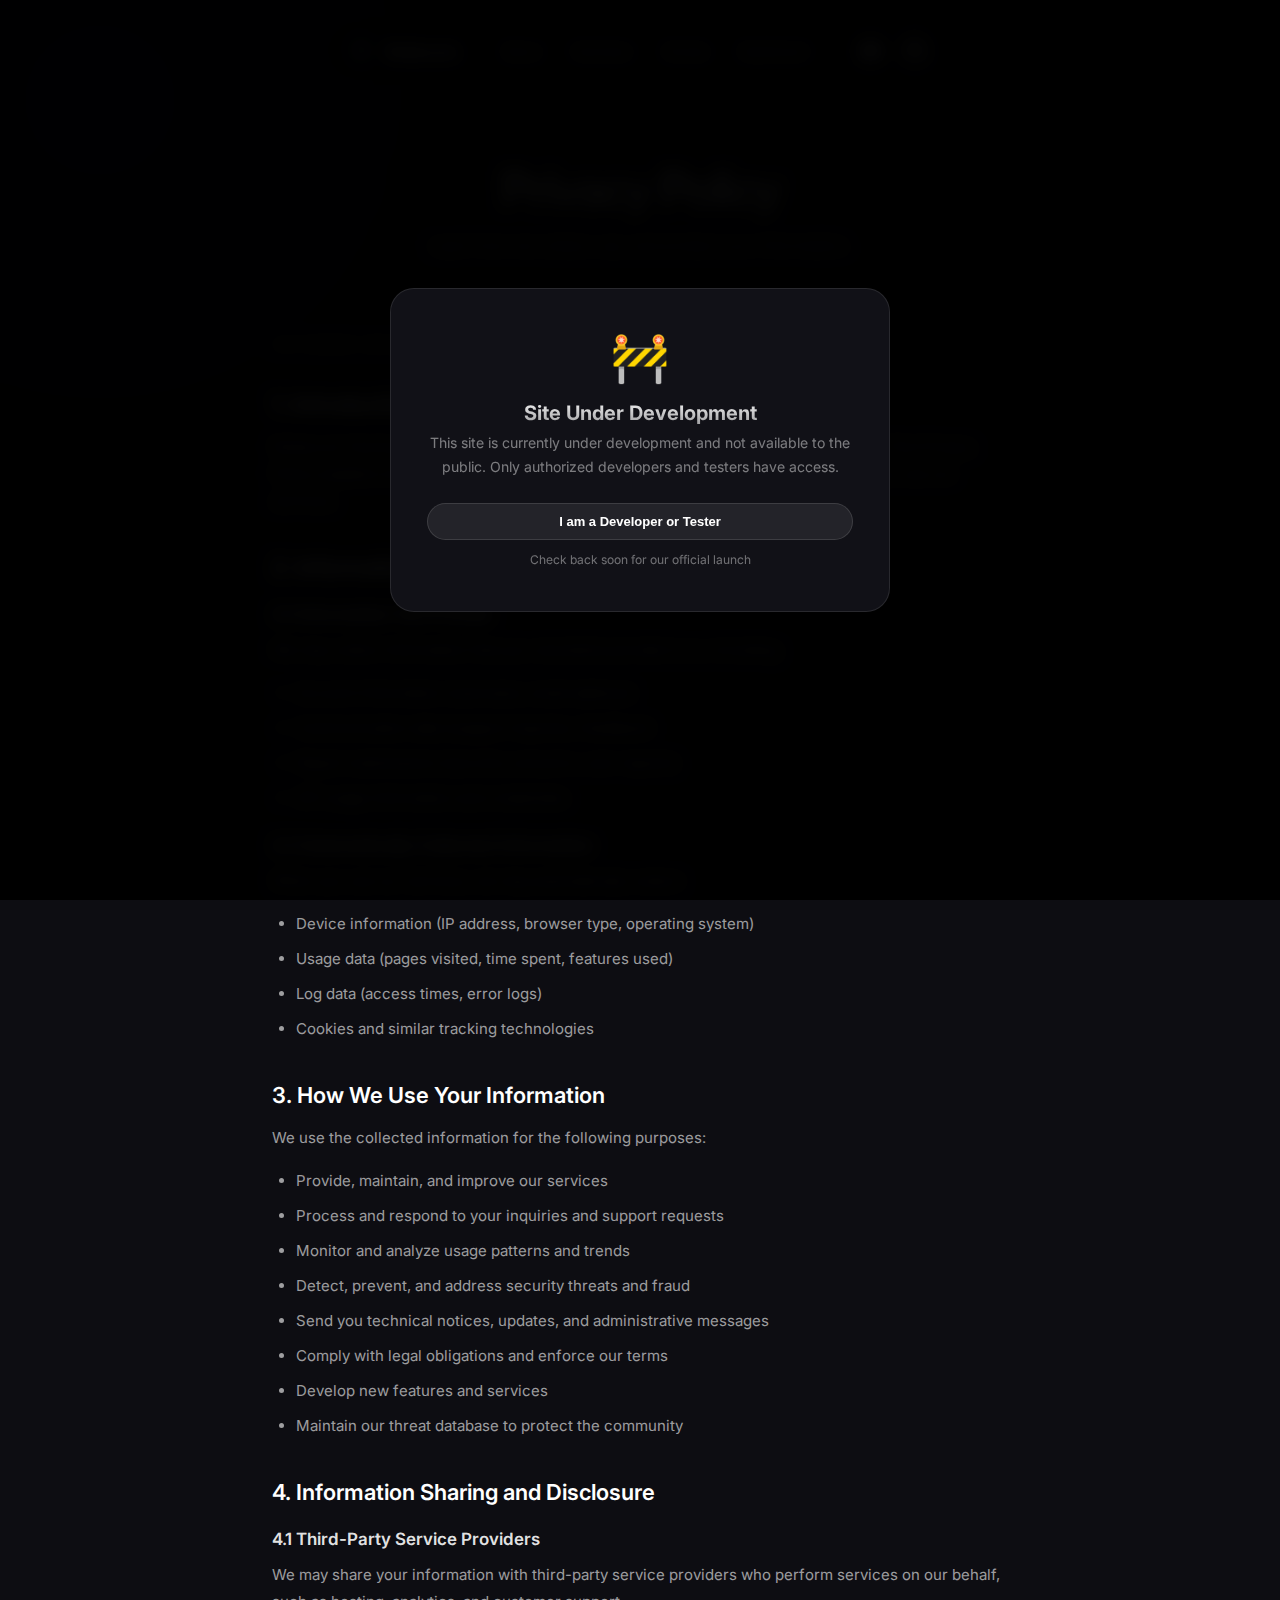
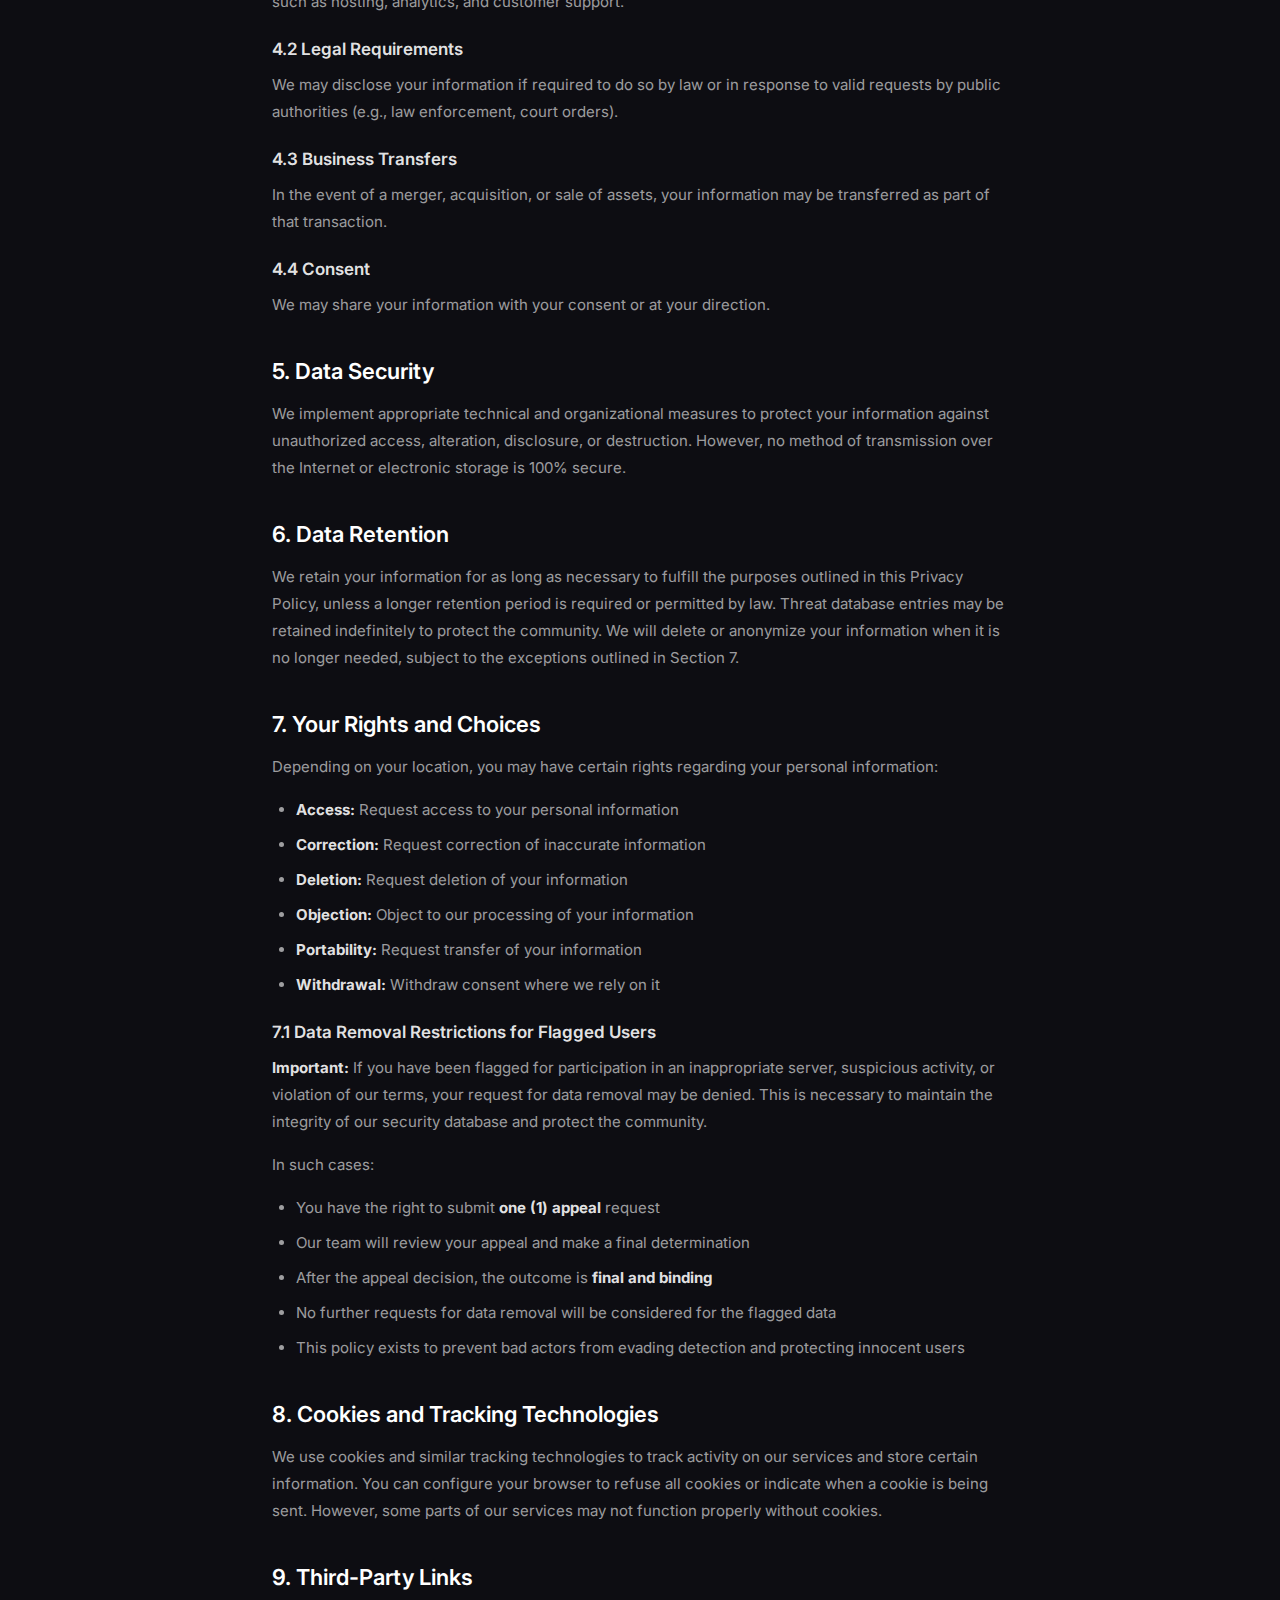
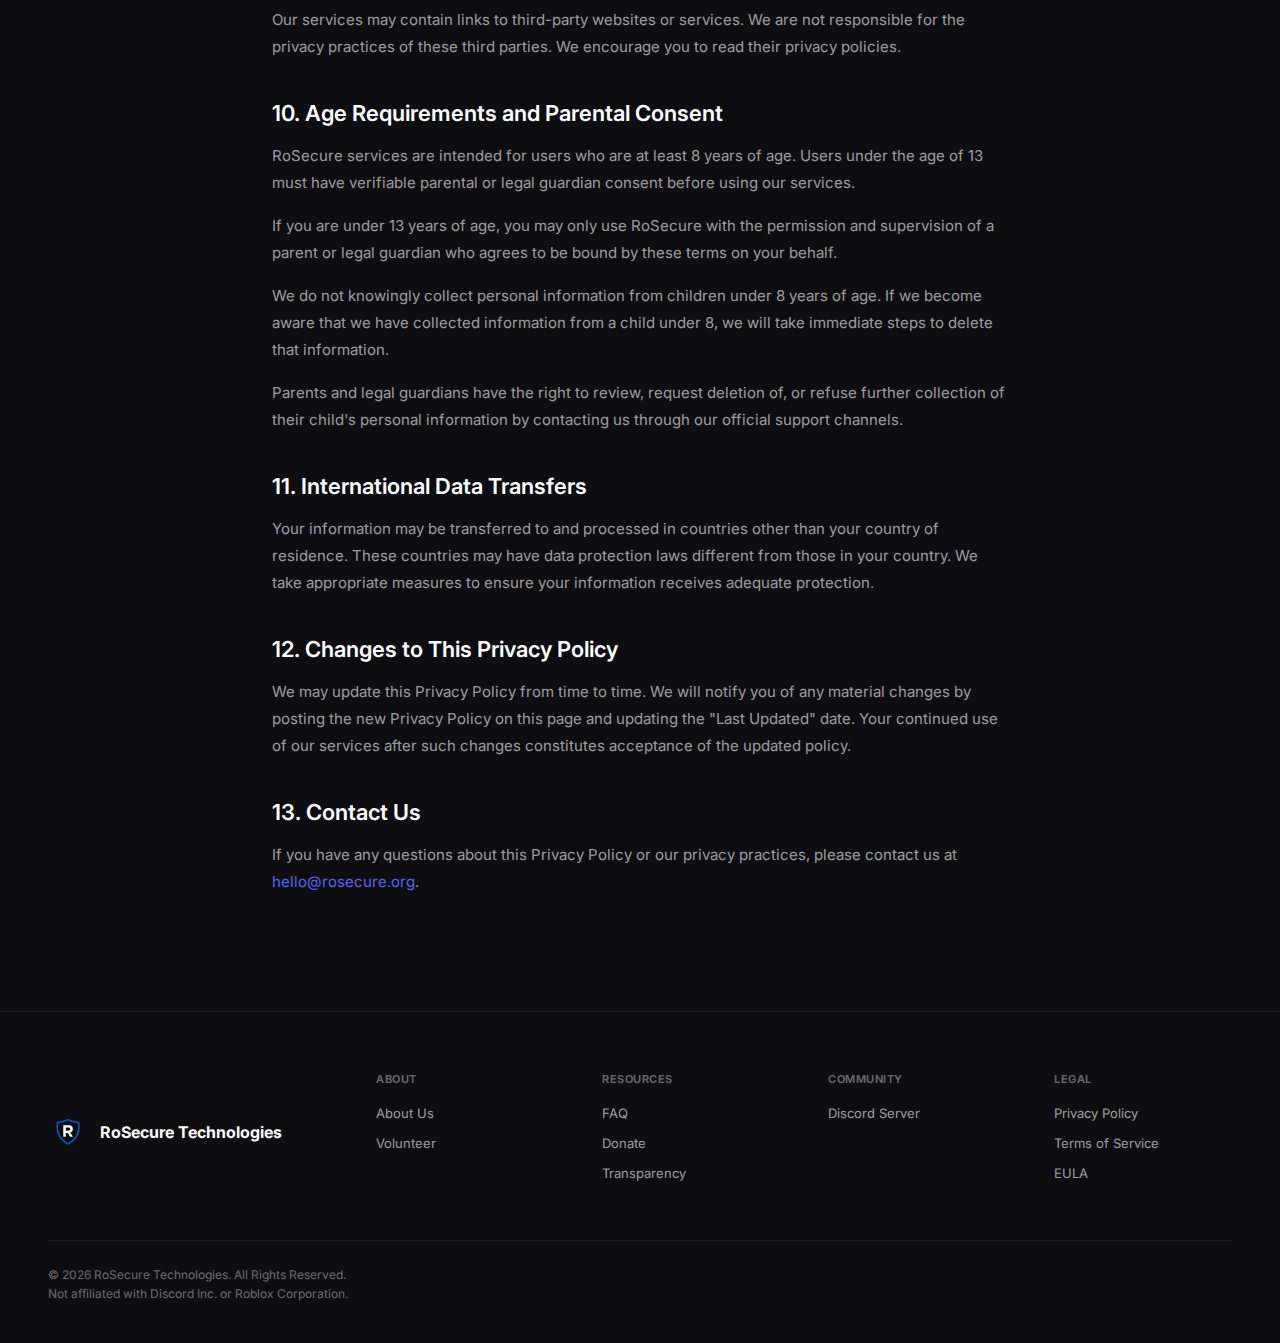
<file: privacy.html>
<!DOCTYPE html>
<html lang="en">
<head>
    <meta charset="UTF-8">
    <meta name="viewport" content="width=device-width, initial-scale=1.0">
    <meta name="description" content="RoSecure Privacy Policy - Learn how we collect, use, and protect your data.">
    <meta name="theme-color" content="#1f4dff">
    <title>RoSecure - Privacy Policy</title>
    <link rel="icon" type="image/png" href="rosecurelogo.png">
    <link rel="preconnect" href="https://fonts.googleapis.com">
    <link rel="preconnect" href="https://fonts.gstatic.com" crossorigin>
    <link href="https://fonts.googleapis.com/css2?family=Inter:wght@300;400;500;600;700;800&display=swap" rel="stylesheet">
    <style>
        * { margin: 0; padding: 0; box-sizing: border-box; }
        body {
            font-family: 'Inter', -apple-system, BlinkMacSystemFont, sans-serif;
            background: #0d0d12;
            color: #fff;
            -webkit-font-smoothing: antialiased;
            min-height: 100vh;
        }

        /* Floating Dynamic Island Header */
        .header-wrapper {
            position: fixed;
            top: 20px;
            left: 50%;
            transform: translateX(-50%);
            z-index: 1000;
            max-width: 90%;
            width: auto;
        }
        .header {
            display: flex;
            align-items: center;
            justify-content: center;
            gap: 32px;
            padding: 12px 24px;
            background: rgba(10, 10, 15, 0.9);
            border: 1px solid rgba(255, 255, 255, 0.08);
            border-radius: 50px;
            backdrop-filter: blur(20px);
            -webkit-backdrop-filter: blur(20px);
            white-space: nowrap;
        }
        .logo { display: flex; align-items: center; gap: 10px; text-decoration: none; }
        .logo-img { width: 28px; height: 28px; border-radius: 6px; }
        .logo-text { font-size: 15px; font-weight: 600; color: #fff; }
        .nav { display: flex; gap: 4px; }
        .nav-link {
            padding: 8px 14px;
            color: rgba(255, 255, 255, 0.6);
            text-decoration: none;
            font-size: 13px;
            font-weight: 500;
            border-radius: 50px;
            transition: all 0.2s;
        }
        .nav-link:hover { color: #fff; background: rgba(255, 255, 255, 0.1); }
        .header-right { display: flex; align-items: center; gap: 8px; }
        .discord-btn {
            width: 36px; height: 36px;
            display: flex; align-items: center; justify-content: center;
            background: rgba(255, 255, 255, 0.05);
            border-radius: 50%;
            color: rgba(255, 255, 255, 0.7);
            transition: all 0.2s;
        }
        .discord-btn:hover { background: rgba(88, 101, 242, 0.2); color: #5865F2; }
        .github-btn {
            width: 36px; height: 36px;
            display: flex; align-items: center; justify-content: center;
            background: rgba(255, 255, 255, 0.05);
            border-radius: 50%;
            color: rgba(255, 255, 255, 0.7);
            transition: all 0.2s;
            text-decoration: none;
        }
        .github-btn:hover { background: rgba(255, 255, 255, 0.15); color: #fff; }

        /* Hero Section */
        .hero {
            padding: 160px 32px 80px;
            text-align: center;
            position: relative;
        }
        .hero::before {
            content: '';
            position: absolute;
            top: -200px; left: -200px;
            width: 600px; height: 600px;
            background: radial-gradient(circle, rgba(31, 77, 255, 0.15) 0%, transparent 60%);
            filter: blur(80px);
            pointer-events: none;
        }
        .hero-content { position: relative; z-index: 1; }
        .hero-title {
            font-size: 48px;
            font-weight: 600;
            letter-spacing: -1.5px;
            margin-bottom: 16px;
            background: linear-gradient(180deg, rgba(255, 255, 255, 0.9) 0%, rgba(255, 255, 255, 0.4) 100%);
            -webkit-background-clip: text;
            -webkit-text-fill-color: transparent;
            background-clip: text;
        }
        .hero-description {
            font-size: 16px;
            color: rgba(255, 255, 255, 0.5);
            max-width: 500px;
            margin: 0 auto;
        }

        /* Animation Classes */
        .animate-on-scroll {
            opacity: 0;
            transition: all 0.8s cubic-bezier(0.16, 1, 0.3, 1);
        }
        .animate-from-bottom { transform: translateY(40px); }
        .animate-on-scroll.visible {
            opacity: 1;
            transform: translateX(0) translateY(0);
        }

        /* Legal Content */
        .legal-section {
            padding: 0 32px 100px;
            max-width: 800px;
            margin: 0 auto;
        }
        .legal-updated {
            font-size: 13px;
            color: rgba(255, 255, 255, 0.4);
            margin-bottom: 40px;
        }
        .legal-text h2 {
            font-size: 22px;
            font-weight: 600;
            margin: 40px 0 16px;
            color: #fff;
        }
        .legal-text h2:first-child { margin-top: 0; }
        .legal-text h3 {
            font-size: 17px;
            font-weight: 600;
            margin: 24px 0 12px;
            color: rgba(255, 255, 255, 0.9);
        }
        .legal-text p {
            font-size: 15px;
            color: rgba(255, 255, 255, 0.6);
            line-height: 1.8;
            margin-bottom: 16px;
        }
        .legal-text ul {
            margin: 16px 0;
            padding-left: 24px;
        }
        .legal-text li {
            font-size: 15px;
            color: rgba(255, 255, 255, 0.6);
            line-height: 1.8;
            margin-bottom: 8px;
        }
        .legal-text a {
            color: #5865F2;
            text-decoration: none;
        }
        .legal-text a:hover { text-decoration: underline; }
        .legal-text strong { color: rgba(255, 255, 255, 0.9); }

        /* Footer */
        .footer {
            padding: 60px 48px 40px;
            border-top: 1px solid rgba(255, 255, 255, 0.06);
        }
        .footer-container { max-width: 1200px; margin: 0 auto; }
        .footer-main {
            display: grid;
            grid-template-columns: 280px repeat(4, 1fr);
            gap: 48px;
            margin-bottom: 48px;
        }
        .footer-brand { display: flex; align-items: center; gap: 12px; }
        .footer-brand img { width: 40px; height: 40px; border-radius: 8px; }
        .footer-brand-text { font-size: 16px; font-weight: 700; }
        .footer-column h4 {
            font-size: 11px;
            font-weight: 600;
            color: rgba(255, 255, 255, 0.4);
            text-transform: uppercase;
            letter-spacing: 0.5px;
            margin-bottom: 16px;
        }
        .footer-column ul { list-style: none; }
        .footer-column li { margin-bottom: 10px; }
        .footer-column a {
            color: rgba(255, 255, 255, 0.6);
            text-decoration: none;
            font-size: 13px;
            transition: color 0.2s;
        }
        .footer-column a:hover { color: #fff; }
        .footer-bottom {
            display: flex;
            justify-content: space-between;
            align-items: center;
            padding-top: 24px;
            border-top: 1px solid rgba(255, 255, 255, 0.06);
        }
        .footer-copyright {
            font-size: 12px;
            color: rgba(255, 255, 255, 0.4);
            line-height: 1.6;
        }
        .footer-tagline { font-size: 12px; color: rgba(255, 255, 255, 0.4); }

        /* Mobile Menu Toggle */
        .mobile-menu-btn {
            display: none;
            width: 36px; height: 36px;
            background: rgba(255, 255, 255, 0.05);
            border: 1px solid rgba(255, 255, 255, 0.1);
            border-radius: 10px;
            cursor: pointer;
            align-items: center;
            justify-content: center;
            padding: 0;
            color: rgba(255, 255, 255, 0.7);
            transition: all 0.2s;
            flex-shrink: 0;
        }
        .mobile-menu-btn:hover { background: rgba(255, 255, 255, 0.1); color: #fff; }
        .mobile-menu-btn svg { width: 18px; height: 18px; }

        .mobile-nav {
            display: none;
            position: fixed;
            top: 80px;
            left: 50%;
            transform: translateX(-50%);
            width: 90%;
            max-width: 400px;
            background: rgba(10, 10, 15, 0.95);
            border: 1px solid rgba(255, 255, 255, 0.08);
            border-radius: 20px;
            backdrop-filter: blur(20px);
            -webkit-backdrop-filter: blur(20px);
            padding: 16px;
            z-index: 999;
            flex-direction: column;
            gap: 4px;
        }
        .mobile-nav.open { display: flex; }
        .mobile-nav a {
            padding: 14px 18px;
            color: rgba(255, 255, 255, 0.7);
            text-decoration: none;
            font-size: 15px;
            font-weight: 500;
            border-radius: 12px;
            transition: all 0.2s;
        }
        .mobile-nav a:hover { color: #fff; background: rgba(255, 255, 255, 0.08); }

        @media (max-width: 1024px) {
            .footer-main { grid-template-columns: repeat(2, 1fr); }
        }
        @media (max-width: 768px) {
            .header-wrapper { width: 92%; max-width: 92%; top: 12px; }
            .header { gap: 12px; padding: 10px 16px; justify-content: space-between; }
            .nav { display: none; }
            .mobile-menu-btn { display: flex; }
            .hero { padding: 140px 20px 60px; }
            .hero-title { font-size: 32px; }
            .legal-section { padding: 0 20px 80px; }
            .footer { padding: 40px 20px 30px; }
            .footer-main { grid-template-columns: 1fr; gap: 32px; }
            .footer-bottom { flex-direction: column; gap: 16px; text-align: center; }
        }

        /* Construction Modal */
        .modal-overlay {
            display: none;
            position: fixed;
            top: 0; left: 0; right: 0; bottom: 0;
            background: rgba(0, 0, 0, 0.6);
            backdrop-filter: blur(8px);
            z-index: 2000;
            align-items: center;
            justify-content: center;
        }
        .modal-overlay.open { display: flex; }
        .modal {
            text-align: center;
            max-width: 400px;
            width: 90%;
            padding: 44px 36px;
            background: rgba(18, 18, 24, 0.95);
            border: 1px solid rgba(255, 255, 255, 0.1);
            border-radius: 24px;
            animation: modalIn 0.3s cubic-bezier(0.16, 1, 0.3, 1);
        }
        @keyframes modalIn {
            from { opacity: 0; transform: scale(0.95) translateY(10px); }
            to { opacity: 1; transform: scale(1) translateY(0); }
        }
        .modal-icon { font-size: 48px; margin-bottom: 20px; line-height: 1; }
        .modal-title {
            font-size: 20px; font-weight: 700; margin-bottom: 6px;
            background: linear-gradient(180deg, rgba(255,255,255,0.95) 0%, rgba(255,255,255,0.6) 100%);
            -webkit-background-clip: text; -webkit-text-fill-color: transparent; background-clip: text;
        }
        .modal-text { font-size: 14px; color: rgba(255,255,255,0.45); line-height: 1.7; margin-bottom: 24px; }
        .modal-close {
            padding: 10px 24px; background: rgba(255,255,255,0.08); border: 1px solid rgba(255,255,255,0.12);
            border-radius: 50px; color: #fff; font-size: 13px; font-weight: 600; cursor: pointer; transition: all 0.2s;
        }
        .modal-close:hover { background: rgba(255,255,255,0.15); }
    </style>
</head>
<body>
    <div class="header-wrapper">
        <header class="header">
            <a href="index.html" class="logo">
                <img src="rosecurelogo.png" alt="RoSecure" class="logo-img">
                <span class="logo-text">RoSecure</span>
            </a>
            <nav class="nav">
                <a href="about.html" class="nav-link">About</a>
                <a href="volunteer.html" class="nav-link">Volunteer</a>
                <a href="donate.html" class="nav-link">Donate</a>
                <a href="#" class="nav-link" onclick="event.preventDefault();document.getElementById('constructionModal').classList.add('open')">Dashboard</a>
            </nav>
            <div class="header-right">
                <a href="https://discord.gg/mbXQCEJS58" target="_blank" class="discord-btn">
                    <svg xmlns="http://www.w3.org/2000/svg" width="20" height="20" viewBox="0 0 24 24" fill="currentColor"><path d="M20.317 4.37a19.791 19.791 0 0 0-4.885-1.515.074.074 0 0 0-.079.037c-.21.375-.444.864-.608 1.25a18.27 18.27 0 0 0-5.487 0 12.64 12.64 0 0 0-.617-1.25.077.077 0 0 0-.079-.037A19.736 19.736 0 0 0 3.677 4.37a.07.07 0 0 0-.032.027C.533 9.046-.32 13.58.099 18.057a.082.082 0 0 0 .031.057 19.9 19.9 0 0 0 5.993 3.03.078.078 0 0 0 .084-.028 14.09 14.09 0 0 0 1.226-1.994.076.076 0 0 0-.041-.106 13.107 13.107 0 0 1-1.872-.892.077.077 0 0 1-.008-.128 10.2 10.2 0 0 0 .372-.292.074.074 0 0 1 .077-.01c3.928 1.793 8.18 1.793 12.062 0a.074.074 0 0 1 .078.01c.12.098.246.198.373.292a.077.077 0 0 1-.006.127 12.299 12.299 0 0 1-1.873.892.077.077 0 0 0-.041.107c.36.698.772 1.362 1.225 1.993a.076.076 0 0 0 .084.028 19.839 19.839 0 0 0 6.002-3.03.077.077 0 0 0 .032-.054c.5-5.177-.838-9.674-3.549-13.66a.061.061 0 0 0-.031-.03zM8.02 15.33c-1.183 0-2.157-1.085-2.157-2.419 0-1.333.956-2.419 2.157-2.419 1.21 0 2.176 1.096 2.157 2.42 0 1.333-.956 2.418-2.157 2.418zm7.975 0c-1.183 0-2.157-1.085-2.157-2.419 0-1.333.956-2.419 2.157-2.419 1.21 0 2.176 1.096 2.157 2.42 0 1.333-.947 2.418-2.157 2.418z"/></svg>
                </a>
                <a href="https://github.com/mrarch0" target="_blank" class="github-btn" aria-label="GitHub">
                    <svg xmlns="http://www.w3.org/2000/svg" width="20" height="20" viewBox="0 0 24 24" fill="currentColor"><path d="M12 0c-6.626 0-12 5.373-12 12 0 5.302 3.438 9.8 8.207 11.387.599.111.793-.261.793-.577v-2.234c-3.338.726-4.033-1.416-4.033-1.416-.546-1.387-1.333-1.756-1.333-1.756-1.089-.745.083-.729.083-.729 1.205.084 1.839 1.237 1.839 1.237 1.07 1.834 2.807 1.304 3.492.997.107-.775.418-1.305.762-1.604-2.665-.305-5.467-1.334-5.467-5.931 0-1.311.469-2.381 1.236-3.221-.124-.303-.535-1.524.117-3.176 0 0 1.008-.322 3.301 1.23.957-.266 1.983-.399 3.003-.404 1.02.005 2.047.138 3.006.404 2.291-1.552 3.297-1.23 3.297-1.23.653 1.653.242 2.874.118 3.176.77.84 1.235 1.911 1.235 3.221 0 4.609-2.807 5.624-5.479 5.921.43.372.823 1.102.823 2.222v3.293c0 .319.192.694.801.576 4.765-1.589 8.199-6.086 8.199-11.386 0-6.627-5.373-12-12-12z"/></svg>
                </a>
                <button class="mobile-menu-btn" onclick="document.getElementById('mobileNav').classList.toggle('open')" aria-label="Menu">
                    <svg viewBox="0 0 24 24" fill="none" stroke="currentColor" stroke-width="2"><line x1="3" y1="6" x2="21" y2="6"/><line x1="3" y1="12" x2="21" y2="12"/><line x1="3" y1="18" x2="21" y2="18"/></svg>
                </button>
            </div>
        </header>
    </div>

    <nav class="mobile-nav" id="mobileNav">
        <a href="about.html">About</a>
        <a href="volunteer.html">Volunteer</a>
        <a href="donate.html">Donate</a>
        <a href="#" onclick="event.preventDefault();document.getElementById('constructionModal').classList.add('open')">Dashboard</a>
        <a href="https://discord.gg/mbXQCEJS58" target="_blank">Discord</a>
        <a href="https://github.com/mrarch0" target="_blank">GitHub</a>
    </nav>

    <section class="hero">
        <div class="hero-content">
            <h1 class="hero-title">Privacy Policy</h1>
            <p class="hero-description">Learn how we collect, use, and protect your information.</p>
        </div>
    </section>

    <section class="legal-section">
        <p class="legal-updated">Last Updated: January 14, 2026</p>

        <div class="legal-text">
            <h2>1. Introduction</h2>
            <p>RoSecure Technologies ("we", "our", or "us") is committed to protecting your privacy. This Privacy Policy explains how we collect, use, disclose, and safeguard your information when you use our services.</p>

            <h2>2. Information We Collect</h2>

            <h3>2.1 Information You Provide</h3>
            <p>We may collect information that you voluntarily provide to us, including:</p>
            <ul>
                <li>Account information (username, email address)</li>
                <li>Communication data (support inquiries, feedback)</li>
                <li>Report submissions (security concerns, user reports)</li>
                <li>API usage information and credentials</li>
            </ul>

            <h3>2.2 Automatically Collected Information</h3>
            <p>When you use our services, we may automatically collect:</p>
            <ul>
                <li>Device information (IP address, browser type, operating system)</li>
                <li>Usage data (pages visited, time spent, features used)</li>
                <li>Log data (access times, error logs)</li>
                <li>Cookies and similar tracking technologies</li>
            </ul>

            <h2>3. How We Use Your Information</h2>
            <p>We use the collected information for the following purposes:</p>
            <ul>
                <li>Provide, maintain, and improve our services</li>
                <li>Process and respond to your inquiries and support requests</li>
                <li>Monitor and analyze usage patterns and trends</li>
                <li>Detect, prevent, and address security threats and fraud</li>
                <li>Send you technical notices, updates, and administrative messages</li>
                <li>Comply with legal obligations and enforce our terms</li>
                <li>Develop new features and services</li>
                <li>Maintain our threat database to protect the community</li>
            </ul>

            <h2>4. Information Sharing and Disclosure</h2>

            <h3>4.1 Third-Party Service Providers</h3>
            <p>We may share your information with third-party service providers who perform services on our behalf, such as hosting, analytics, and customer support.</p>

            <h3>4.2 Legal Requirements</h3>
            <p>We may disclose your information if required to do so by law or in response to valid requests by public authorities (e.g., law enforcement, court orders).</p>

            <h3>4.3 Business Transfers</h3>
            <p>In the event of a merger, acquisition, or sale of assets, your information may be transferred as part of that transaction.</p>

            <h3>4.4 Consent</h3>
            <p>We may share your information with your consent or at your direction.</p>

            <h2>5. Data Security</h2>
            <p>We implement appropriate technical and organizational measures to protect your information against unauthorized access, alteration, disclosure, or destruction. However, no method of transmission over the Internet or electronic storage is 100% secure.</p>

            <h2>6. Data Retention</h2>
            <p>We retain your information for as long as necessary to fulfill the purposes outlined in this Privacy Policy, unless a longer retention period is required or permitted by law. Threat database entries may be retained indefinitely to protect the community. We will delete or anonymize your information when it is no longer needed, subject to the exceptions outlined in Section 7.</p>

            <h2>7. Your Rights and Choices</h2>
            <p>Depending on your location, you may have certain rights regarding your personal information:</p>
            <ul>
                <li><strong>Access:</strong> Request access to your personal information</li>
                <li><strong>Correction:</strong> Request correction of inaccurate information</li>
                <li><strong>Deletion:</strong> Request deletion of your information</li>
                <li><strong>Objection:</strong> Object to our processing of your information</li>
                <li><strong>Portability:</strong> Request transfer of your information</li>
                <li><strong>Withdrawal:</strong> Withdraw consent where we rely on it</li>
            </ul>

            <h3>7.1 Data Removal Restrictions for Flagged Users</h3>
            <p><strong>Important:</strong> If you have been flagged for participation in an inappropriate server, suspicious activity, or violation of our terms, your request for data removal may be denied. This is necessary to maintain the integrity of our security database and protect the community.</p>
            <p>In such cases:</p>
            <ul>
                <li>You have the right to submit <strong>one (1) appeal</strong> request</li>
                <li>Our team will review your appeal and make a final determination</li>
                <li>After the appeal decision, the outcome is <strong>final and binding</strong></li>
                <li>No further requests for data removal will be considered for the flagged data</li>
                <li>This policy exists to prevent bad actors from evading detection and protecting innocent users</li>
            </ul>

            <h2>8. Cookies and Tracking Technologies</h2>
            <p>We use cookies and similar tracking technologies to track activity on our services and store certain information. You can configure your browser to refuse all cookies or indicate when a cookie is being sent. However, some parts of our services may not function properly without cookies.</p>

            <h2>9. Third-Party Links</h2>
            <p>Our services may contain links to third-party websites or services. We are not responsible for the privacy practices of these third parties. We encourage you to read their privacy policies.</p>

            <h2>10. Age Requirements and Parental Consent</h2>
            <p>RoSecure services are intended for users who are at least 8 years of age. Users under the age of 13 must have verifiable parental or legal guardian consent before using our services.</p>
            <p>If you are under 13 years of age, you may only use RoSecure with the permission and supervision of a parent or legal guardian who agrees to be bound by these terms on your behalf.</p>
            <p>We do not knowingly collect personal information from children under 8 years of age. If we become aware that we have collected information from a child under 8, we will take immediate steps to delete that information.</p>
            <p>Parents and legal guardians have the right to review, request deletion of, or refuse further collection of their child's personal information by contacting us through our official support channels.</p>

            <h2>11. International Data Transfers</h2>
            <p>Your information may be transferred to and processed in countries other than your country of residence. These countries may have data protection laws different from those in your country. We take appropriate measures to ensure your information receives adequate protection.</p>

            <h2>12. Changes to This Privacy Policy</h2>
            <p>We may update this Privacy Policy from time to time. We will notify you of any material changes by posting the new Privacy Policy on this page and updating the "Last Updated" date. Your continued use of our services after such changes constitutes acceptance of the updated policy.</p>

            <h2>13. Contact Us</h2>
            <p>If you have any questions about this Privacy Policy or our privacy practices, please contact us at <a href="mailto:hello@rosecure.org">hello@rosecure.org</a>.</p>
        </div>
    </section>

    <footer class="footer">
        <div class="footer-container">
            <div class="footer-main">
                <div class="footer-brand">
                    <img src="rosecurelogo.png" alt="RoSecure">
                    <span class="footer-brand-text">RoSecure Technologies</span>
                </div>
                <div class="footer-column">
                    <h4>About</h4>
                    <ul>
                        <li><a href="about.html">About Us</a></li>
                        <li><a href="volunteer.html">Volunteer</a></li>
                    </ul>
                </div>
                <div class="footer-column">
                    <h4>Resources</h4>
                    <ul>
                        <li><a href="faq.html">FAQ</a></li>
                        <li><a href="donate.html">Donate</a></li>
                        <li><a href="transparency.html">Transparency</a></li>
                    </ul>
                </div>
                <div class="footer-column">
                    <h4>Community</h4>
                    <ul>
                        <li><a href="https://discord.gg/mbXQCEJS58" target="_blank">Discord Server</a></li>
                    </ul>
                </div>
                <div class="footer-column">
                    <h4>Legal</h4>
                    <ul>
                        <li><a href="privacy.html">Privacy Policy</a></li>
                        <li><a href="terms.html">Terms of Service</a></li>
                        <li><a href="eula.html">EULA</a></li>
                    </ul>
                </div>
            </div>
            <div class="footer-bottom">
                <p class="footer-copyright">
                    &copy; 2026 RoSecure Technologies. All Rights Reserved.<br>
                    Not affiliated with Discord Inc. or Roblox Corporation.
                </p>
            </div>
        </div>
    </footer>

    <script>
        // Scroll animation observer
        const observerOptions = {
            root: null,
            rootMargin: '0px',
            threshold: 0.15
        };

        const observer = new IntersectionObserver((entries) => {
            entries.forEach(entry => {
                if (entry.isIntersecting) {
                    entry.target.classList.add('visible');
                }
            });
        }, observerOptions);

        document.querySelectorAll('.animate-on-scroll').forEach(el => {
            observer.observe(el);
        });
    </script>

    <div class="modal-overlay" id="constructionModal" onclick="if(event.target===this)this.classList.remove('open')">
        <div class="modal">
            <div class="modal-icon">🚧</div>
            <h2 class="modal-title">This page is still under construction!</h2>
            <p class="modal-text">We apologize for any inconvenience. The dashboard is currently being built and will be available soon.</p>
            <button class="modal-close" onclick="document.getElementById('constructionModal').classList.remove('open')">Got it</button>
        </div>
    </div>

    <script type="text/javascript">
    var Tawk_API=Tawk_API||{}, Tawk_LoadStart=new Date();
    (function(){
    var s1=document.createElement("script"),s0=document.getElementsByTagName("script")[0];
    s1.async=true;
    s1.src='https://embed.tawk.to/6969a0e8a0ad53197e361dd5/1jf29p49d';
    s1.charset='UTF-8';
    s1.setAttribute('crossorigin','*');
    s0.parentNode.insertBefore(s1,s0);
    })();
    </script>
    <div class="modal-overlay" id="maintenanceMode" style="display: none; background: rgba(0, 0, 0, 0.95);">
        <div class="modal" style="max-width: 500px;">
            <div class="modal-icon">🚧</div>
            <h2 class="modal-title">Site Under Development</h2>
            <p class="modal-text">
                This site is currently under development and not available to the public. Only authorized developers and testers have access.
            </p>
            <button class="modal-close" onclick="window.location.href='https://staging.rosecure.org'" style="width: 100%; margin-bottom: 12px;">I am a Developer or Tester</button>
            <p style="font-size: 12px; color: rgba(255, 255, 255, 0.4); text-align: center;">Check back soon for our official launch</p>
        </div>
    </div>
    <script>
        if (window.location.hostname === 'rosecure.org' || window.location.hostname === 'www.rosecure.org' || (!window.location.hostname.includes('staging') && !window.location.hostname.includes('localhost'))) {
            document.getElementById('maintenanceMode').style.display = 'flex';
            document.body.style.overflow = 'hidden';
        }
    </script>
</body>
</html>
</file>
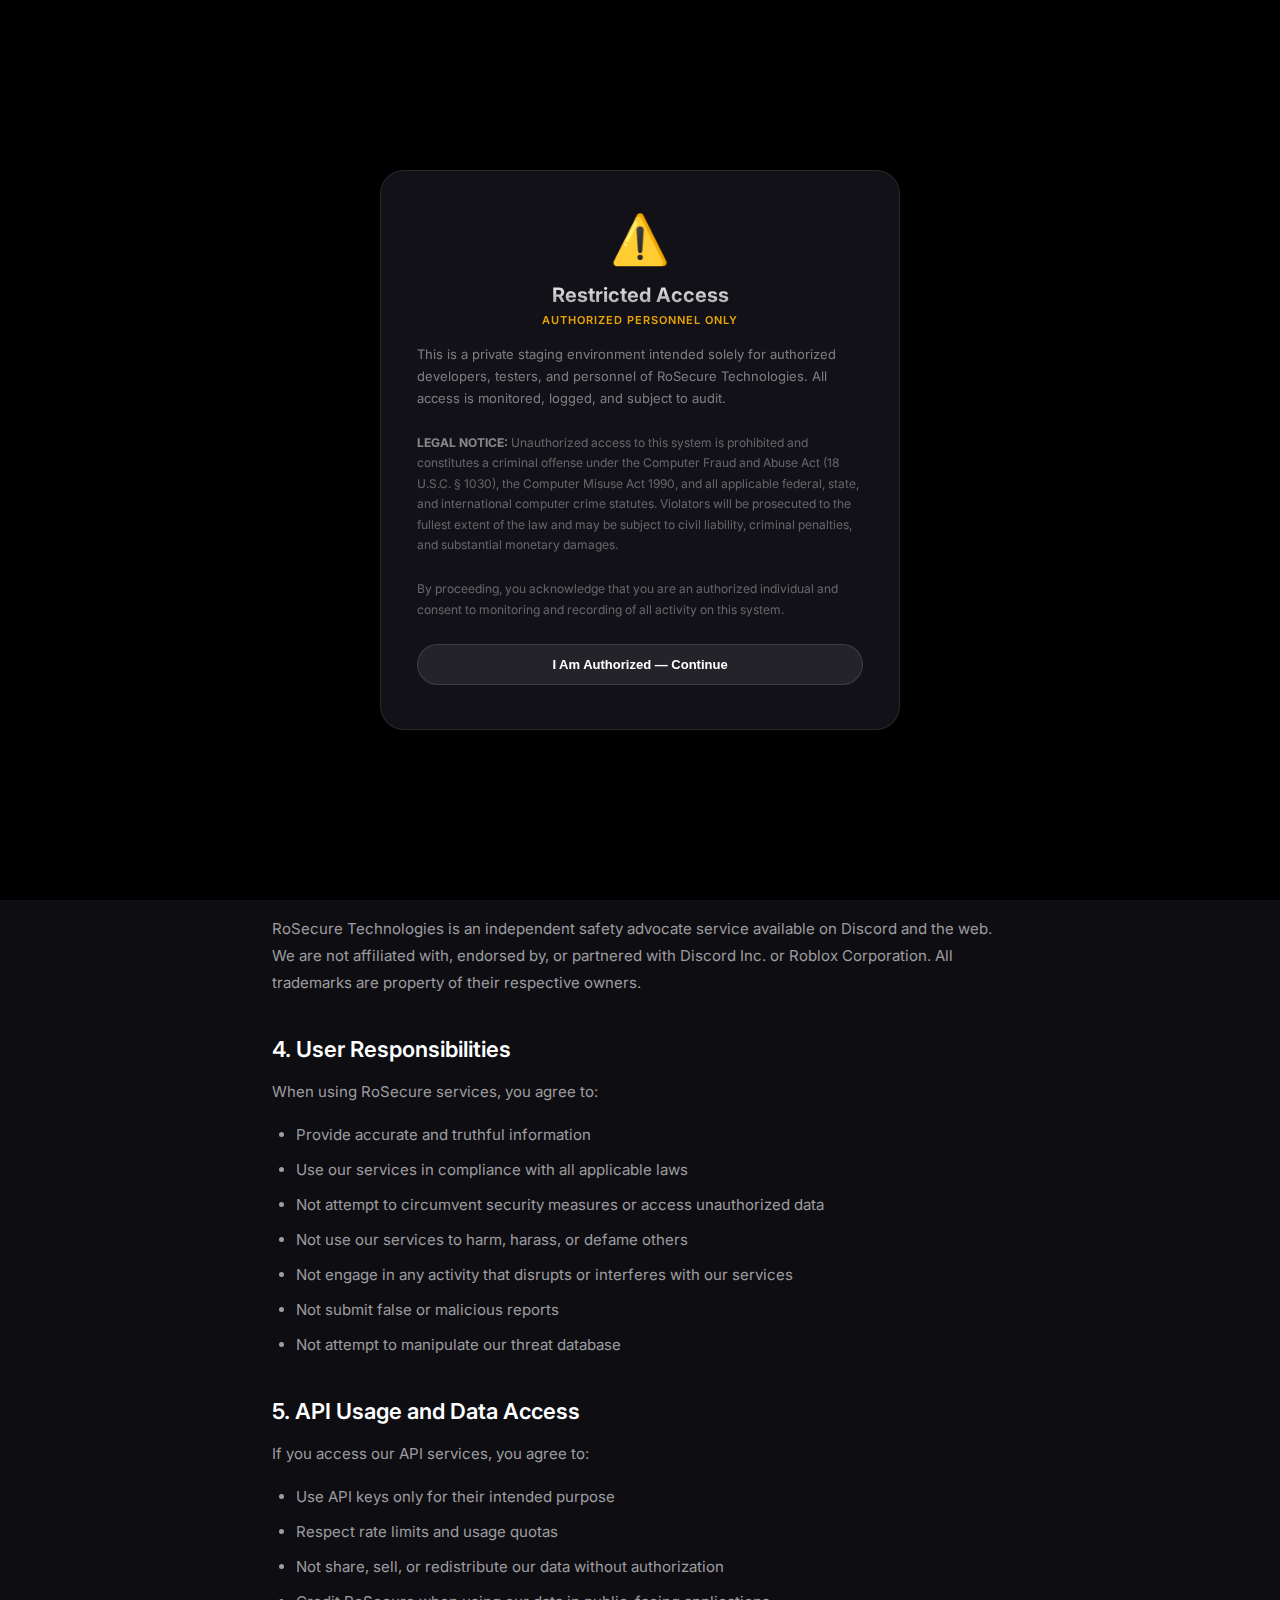
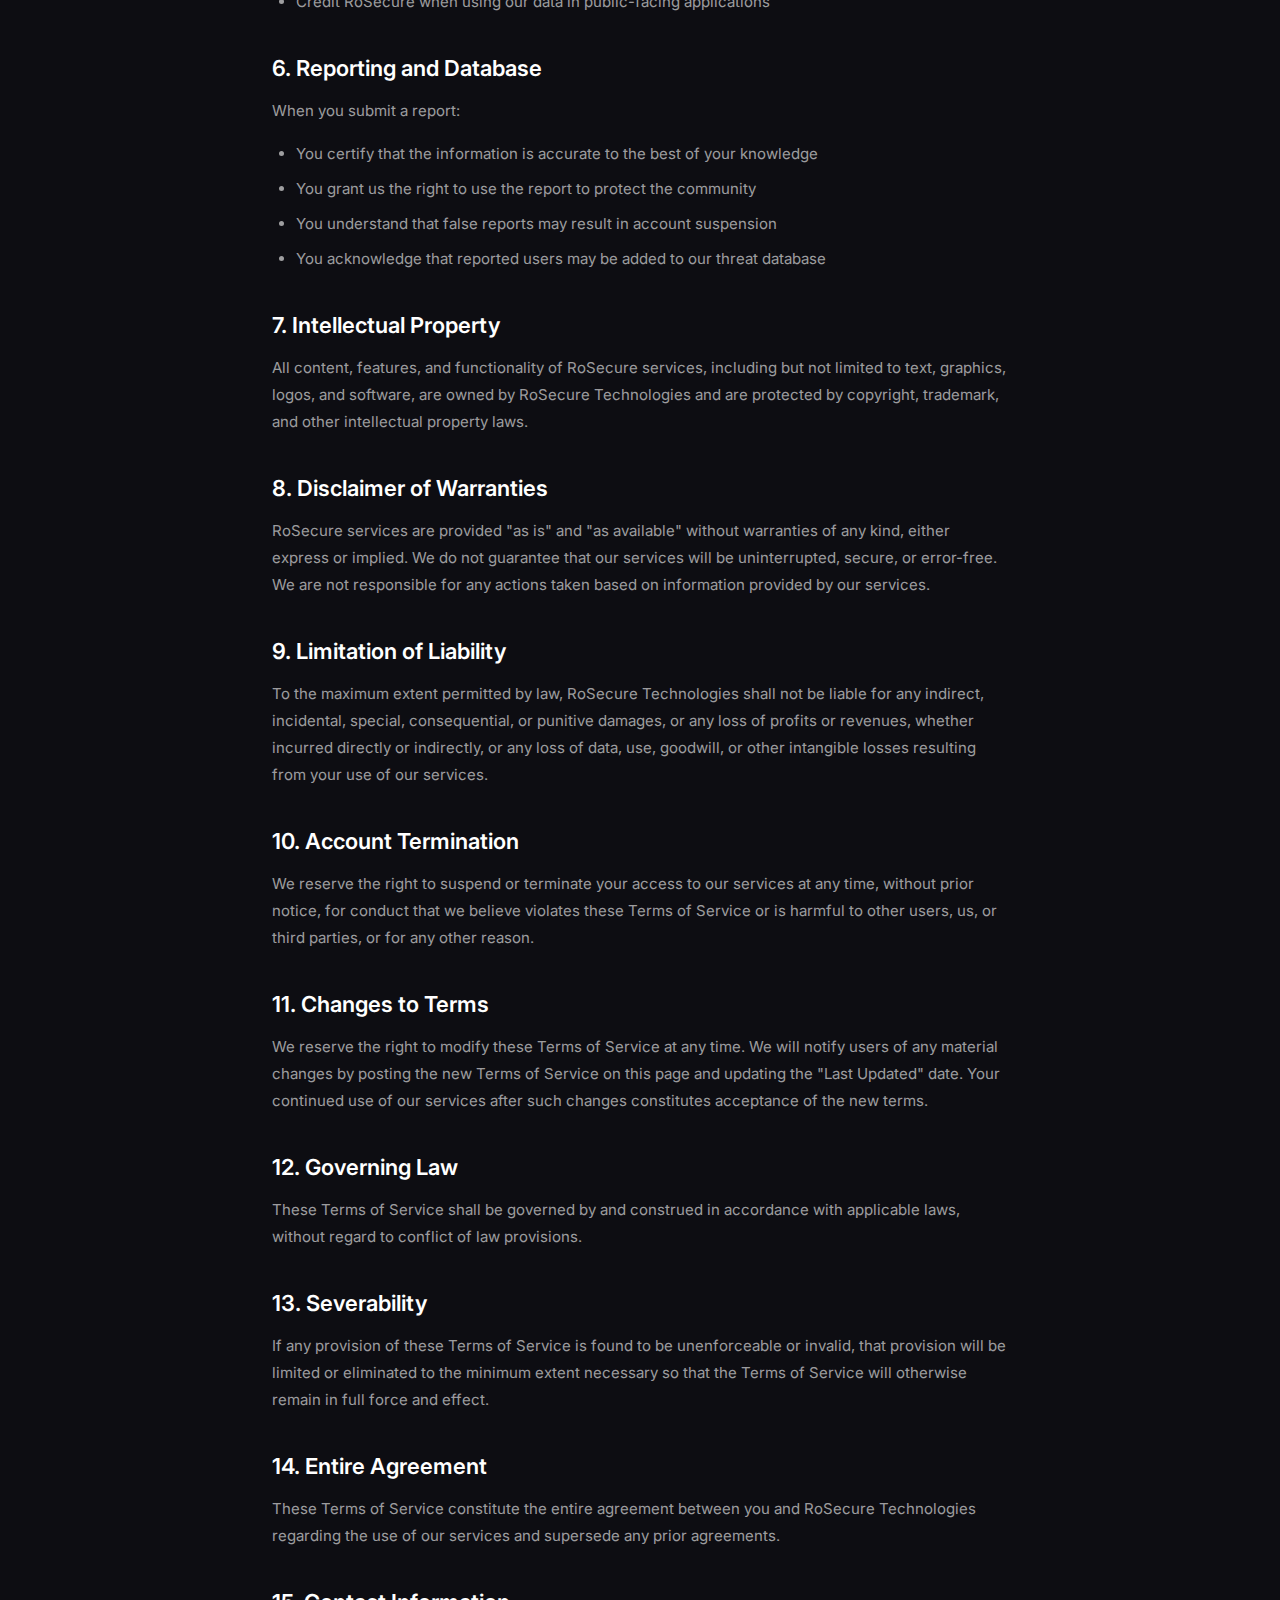
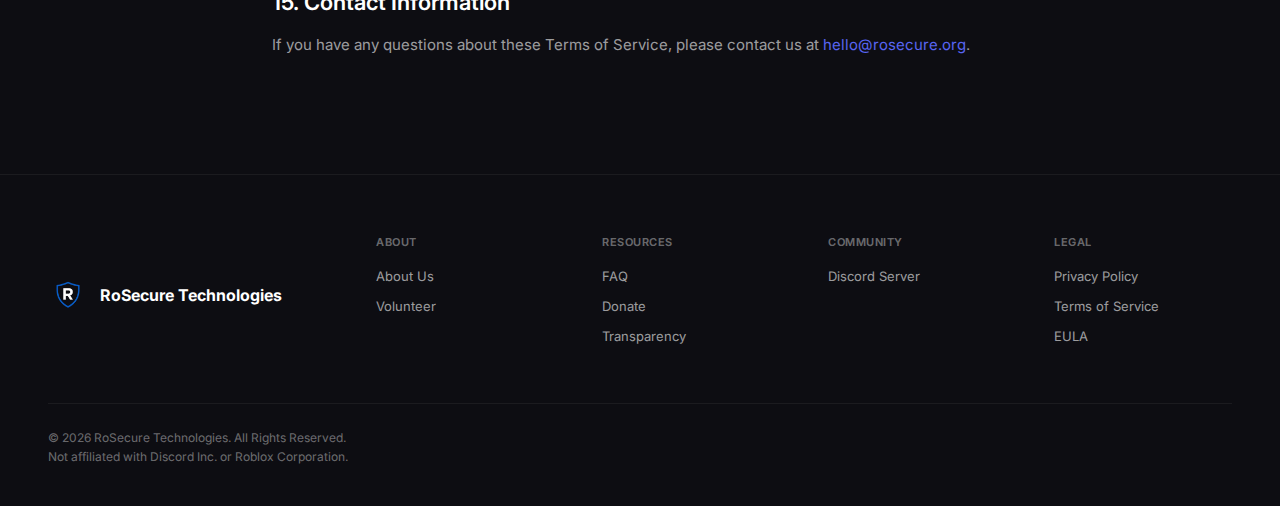
<file: terms.html>
<!DOCTYPE html>
<html lang="en">
<head>
    <meta charset="UTF-8">
    <meta name="viewport" content="width=device-width, initial-scale=1.0">
    <meta name="description" content="RoSecure Terms of Service - Rules and guidelines for using our services.">
    <meta name="theme-color" content="#1f4dff">
    <title>RoSecure - Terms of Service</title>
    <link rel="icon" type="image/png" href="rosecurelogo.png">
    <link rel="preconnect" href="https://fonts.googleapis.com">
    <link rel="preconnect" href="https://fonts.gstatic.com" crossorigin>
    <link href="https://fonts.googleapis.com/css2?family=Inter:wght@300;400;500;600;700;800&display=swap" rel="stylesheet">
    <style>
        * { margin: 0; padding: 0; box-sizing: border-box; }
        body {
            font-family: 'Inter', -apple-system, BlinkMacSystemFont, sans-serif;
            background: #0d0d12;
            color: #fff;
            -webkit-font-smoothing: antialiased;
            min-height: 100vh;
        }

        .header-wrapper {
            position: fixed;
            top: 20px;
            left: 50%;
            transform: translateX(-50%);
            z-index: 1000;
        }
        .header {
            display: flex;
            align-items: center;
            gap: 32px;
            padding: 12px 24px;
            background: rgba(10, 10, 15, 0.9);
            border: 1px solid rgba(255, 255, 255, 0.08);
            border-radius: 50px;
            backdrop-filter: blur(20px);
        }
        .logo { display: flex; align-items: center; gap: 10px; text-decoration: none; }
        .logo-img { width: 28px; height: 28px; border-radius: 6px; }
        .logo-text { font-size: 15px; font-weight: 600; color: #fff; }
        .nav { display: flex; gap: 4px; }
        .nav-link {
            padding: 8px 14px;
            color: rgba(255, 255, 255, 0.6);
            text-decoration: none;
            font-size: 13px;
            font-weight: 500;
            border-radius: 50px;
            transition: all 0.2s;
        }
        .nav-link:hover { color: #fff; background: rgba(255, 255, 255, 0.1); }
        .header-right { display: flex; align-items: center; gap: 8px; }
        .discord-btn {
            width: 36px; height: 36px;
            display: flex; align-items: center; justify-content: center;
            background: rgba(255, 255, 255, 0.05);
            border-radius: 50%;
            color: rgba(255, 255, 255, 0.7);
            transition: all 0.2s;
        }
        .discord-btn:hover { background: rgba(88, 101, 242, 0.2); color: #5865F2; }
        .github-btn {
            width: 36px; height: 36px;
            display: flex; align-items: center; justify-content: center;
            background: rgba(255, 255, 255, 0.05);
            border-radius: 50%;
            color: rgba(255, 255, 255, 0.7);
            transition: all 0.2s;
            text-decoration: none;
        }
        .github-btn:hover { background: rgba(255, 255, 255, 0.15); color: #fff; }

        .hero {
            padding: 160px 32px 80px;
            text-align: center;
            position: relative;
        }
        .hero::before {
            content: '';
            position: absolute;
            top: -200px; left: -200px;
            width: 600px; height: 600px;
            background: radial-gradient(circle, rgba(139, 92, 246, 0.15) 0%, transparent 60%);
            filter: blur(80px);
            pointer-events: none;
        }
        .hero-content { position: relative; z-index: 1; }
        .hero-title {
            font-size: 48px;
            font-weight: 600;
            letter-spacing: -1.5px;
            margin-bottom: 16px;
            background: linear-gradient(180deg, rgba(255, 255, 255, 0.9) 0%, rgba(255, 255, 255, 0.4) 100%);
            -webkit-background-clip: text;
            -webkit-text-fill-color: transparent;
            background-clip: text;
        }
        .hero-description {
            font-size: 16px;
            color: rgba(255, 255, 255, 0.5);
            max-width: 500px;
            margin: 0 auto;
        }

        .animate-on-scroll {
            opacity: 0;
            transition: all 0.8s cubic-bezier(0.16, 1, 0.3, 1);
        }
        .animate-from-bottom { transform: translateY(40px); }
        .animate-on-scroll.visible {
            opacity: 1;
            transform: translateX(0) translateY(0);
        }

        .legal-section {
            padding: 0 32px 100px;
            max-width: 800px;
            margin: 0 auto;
        }
        .legal-updated {
            font-size: 13px;
            color: rgba(255, 255, 255, 0.4);
            margin-bottom: 40px;
        }
        .legal-text h2 {
            font-size: 22px;
            font-weight: 600;
            margin: 40px 0 16px;
            color: #fff;
        }
        .legal-text h2:first-child { margin-top: 0; }
        .legal-text p {
            font-size: 15px;
            color: rgba(255, 255, 255, 0.6);
            line-height: 1.8;
            margin-bottom: 16px;
        }
        .legal-text ul {
            margin: 16px 0;
            padding-left: 24px;
        }
        .legal-text li {
            font-size: 15px;
            color: rgba(255, 255, 255, 0.6);
            line-height: 1.8;
            margin-bottom: 8px;
        }
        .legal-text a {
            color: #5865F2;
            text-decoration: none;
        }
        .legal-text a:hover { text-decoration: underline; }

        .footer {
            padding: 60px 48px 40px;
            border-top: 1px solid rgba(255, 255, 255, 0.06);
        }
        .footer-container { max-width: 1200px; margin: 0 auto; }
        .footer-main {
            display: grid;
            grid-template-columns: 280px repeat(4, 1fr);
            gap: 48px;
            margin-bottom: 48px;
        }
        .footer-brand { display: flex; align-items: center; gap: 12px; }
        .footer-brand img { width: 40px; height: 40px; border-radius: 8px; }
        .footer-brand-text { font-size: 16px; font-weight: 700; }
        .footer-column h4 {
            font-size: 11px;
            font-weight: 600;
            color: rgba(255, 255, 255, 0.4);
            text-transform: uppercase;
            letter-spacing: 0.5px;
            margin-bottom: 16px;
        }
        .footer-column ul { list-style: none; }
        .footer-column li { margin-bottom: 10px; }
        .footer-column a {
            color: rgba(255, 255, 255, 0.6);
            text-decoration: none;
            font-size: 13px;
            transition: color 0.2s;
        }
        .footer-column a:hover { color: #fff; }
        .footer-bottom {
            display: flex;
            justify-content: space-between;
            align-items: center;
            padding-top: 24px;
            border-top: 1px solid rgba(255, 255, 255, 0.06);
        }
        .footer-copyright {
            font-size: 12px;
            color: rgba(255, 255, 255, 0.4);
            line-height: 1.6;
        }
        .footer-tagline { font-size: 12px; color: rgba(255, 255, 255, 0.4); }

        .mobile-menu-btn {
            display: none;
            width: 36px; height: 36px;
            background: rgba(255, 255, 255, 0.05);
            border: 1px solid rgba(255, 255, 255, 0.1);
            border-radius: 10px;
            cursor: pointer;
            align-items: center;
            justify-content: center;
            padding: 0;
            color: rgba(255, 255, 255, 0.7);
            transition: all 0.2s;
        }
        .mobile-menu-btn:hover { background: rgba(255, 255, 255, 0.1); color: #fff; }
        .mobile-menu-btn svg { width: 18px; height: 18px; }

        .mobile-nav {
            display: none;
            position: fixed;
            top: 80px;
            left: 50%;
            transform: translateX(-50%);
            width: 90%;
            max-width: 400px;
            background: rgba(10, 10, 15, 0.95);
            border: 1px solid rgba(255, 255, 255, 0.08);
            border-radius: 20px;
            backdrop-filter: blur(20px);
            padding: 16px;
            z-index: 999;
            flex-direction: column;
            gap: 4px;
        }
        .mobile-nav.open { display: flex; }
        .mobile-nav a {
            padding: 14px 18px;
            color: rgba(255, 255, 255, 0.7);
            text-decoration: none;
            font-size: 15px;
            font-weight: 500;
            border-radius: 12px;
            transition: all 0.2s;
        }
        .mobile-nav a:hover { color: #fff; background: rgba(255, 255, 255, 0.08); }

        @media (max-width: 1024px) {
            .footer-main { grid-template-columns: repeat(2, 1fr); }
        }
        @media (max-width: 768px) {
            .header-wrapper { width: 95%; }
            .header { gap: 16px; padding: 10px 16px; }
            .nav { display: none; }
            .mobile-menu-btn { display: flex; }
            .hero { padding: 140px 20px 60px; }
            .hero-title { font-size: 32px; }
            .legal-section { padding: 0 20px 80px; }
            .footer { padding: 40px 20px 30px; }
            .footer-main { grid-template-columns: 1fr; gap: 32px; }
            .footer-bottom { flex-direction: column; gap: 16px; text-align: center; }
        }

        .modal-overlay {
            display: none;
            position: fixed;
            top: 0; left: 0; right: 0; bottom: 0;
            background: rgba(0, 0, 0, 0.6);
            backdrop-filter: blur(8px);
            z-index: 2000;
            align-items: center;
            justify-content: center;
        }
        .modal-overlay.open { display: flex; }
        .modal {
            text-align: center;
            max-width: 400px;
            width: 90%;
            padding: 44px 36px;
            background: rgba(18, 18, 24, 0.95);
            border: 1px solid rgba(255, 255, 255, 0.1);
            border-radius: 24px;
            animation: modalIn 0.3s cubic-bezier(0.16, 1, 0.3, 1);
        }
        @keyframes modalIn {
            from { opacity: 0; transform: scale(0.95) translateY(10px); }
            to { opacity: 1; transform: scale(1) translateY(0); }
        }
        .modal-icon { font-size: 48px; margin-bottom: 20px; line-height: 1; }
        .modal-title {
            font-size: 20px; font-weight: 700; margin-bottom: 6px;
            background: linear-gradient(180deg, rgba(255,255,255,0.95) 0%, rgba(255,255,255,0.6) 100%);
            -webkit-background-clip: text; -webkit-text-fill-color: transparent; background-clip: text;
        }
        .modal-text { font-size: 14px; color: rgba(255,255,255,0.45); line-height: 1.7; margin-bottom: 24px; }
        .modal-close {
            padding: 10px 24px; background: rgba(255,255,255,0.08); border: 1px solid rgba(255,255,255,0.12);
            border-radius: 50px; color: #fff; font-size: 13px; font-weight: 600; cursor: pointer; transition: all 0.2s;
        }
        .modal-close:hover { background: rgba(255,255,255,0.15); }
    </style>
</head>
<body>
    <div class="header-wrapper">
        <header class="header">
            <a href="index.html" class="logo">
                <img src="rosecurelogo.png" alt="RoSecure" class="logo-img">
                <span class="logo-text">RoSecure</span>
            </a>
            <nav class="nav">
                <a href="about.html" class="nav-link">About</a>
                <a href="volunteer.html" class="nav-link">Volunteer</a>
                <a href="donate.html" class="nav-link">Donate</a>
                <a href="#" class="nav-link" onclick="event.preventDefault();document.getElementById('constructionModal').classList.add('open')">Dashboard</a>
            </nav>
            <div class="header-right">
                <a href="https://discord.gg/mbXQCEJS58" target="_blank" rel="noopener noreferrer" class="discord-btn">
                    <svg xmlns="http://www.w3.org/2000/svg" width="20" height="20" viewBox="0 0 24 24" fill="currentColor"><path d="M20.317 4.37a19.791 19.791 0 0 0-4.885-1.515.074.074 0 0 0-.079.037c-.21.375-.444.864-.608 1.25a18.27 18.27 0 0 0-5.487 0 12.64 12.64 0 0 0-.617-1.25.077.077 0 0 0-.079-.037A19.736 19.736 0 0 0 3.677 4.37a.07.07 0 0 0-.032.027C.533 9.046-.32 13.58.099 18.057a.082.082 0 0 0 .031.057 19.9 19.9 0 0 0 5.993 3.03.078.078 0 0 0 .084-.028 14.09 14.09 0 0 0 1.226-1.994.076.076 0 0 0-.041-.106 13.107 13.107 0 0 1-1.872-.892.077.077 0 0 1-.008-.128 10.2 10.2 0 0 0 .372-.292.074.074 0 0 1 .077-.01c3.928 1.793 8.18 1.793 12.062 0a.074.074 0 0 1 .078.01c.12.098.246.198.373.292a.077.077 0 0 1-.006.127 12.299 12.299 0 0 1-1.873.892.077.077 0 0 0-.041.107c.36.698.772 1.362 1.225 1.993a.076.076 0 0 0 .084.028 19.839 19.839 0 0 0 6.002-3.03.077.077 0 0 0 .032-.054c.5-5.177-.838-9.674-3.549-13.66a.061.061 0 0 0-.031-.03zM8.02 15.33c-1.183 0-2.157-1.085-2.157-2.419 0-1.333.956-2.419 2.157-2.419 1.21 0 2.176 1.096 2.157 2.42 0 1.333-.956 2.418-2.157 2.418zm7.975 0c-1.183 0-2.157-1.085-2.157-2.419 0-1.333.956-2.419 2.157-2.419 1.21 0 2.176 1.096 2.157 2.42 0 1.333-.947 2.418-2.157 2.418z"/></svg>
                </a>
                <a href="https://github.com/mrarch0" target="_blank" rel="noopener noreferrer" class="github-btn" aria-label="GitHub">
                    <svg xmlns="http://www.w3.org/2000/svg" width="20" height="20" viewBox="0 0 24 24" fill="currentColor"><path d="M12 0c-6.626 0-12 5.373-12 12 0 5.302 3.438 9.8 8.207 11.387.599.111.793-.261.793-.577v-2.234c-3.338.726-4.033-1.416-4.033-1.416-.546-1.387-1.333-1.756-1.333-1.756-1.089-.745.083-.729.083-.729 1.205.084 1.839 1.237 1.839 1.237 1.07 1.834 2.807 1.304 3.492.997.107-.775.418-1.305.762-1.604-2.665-.305-5.467-1.334-5.467-5.931 0-1.311.469-2.381 1.236-3.221-.124-.303-.535-1.524.117-3.176 0 0 1.008-.322 3.301 1.23.957-.266 1.983-.399 3.003-.404 1.02.005 2.047.138 3.006.404 2.291-1.552 3.297-1.23 3.297-1.23.653 1.653.242 2.874.118 3.176.77.84 1.235 1.911 1.235 3.221 0 4.609-2.807 5.624-5.479 5.921.43.372.823 1.102.823 2.222v3.293c0 .319.192.694.801.576 4.765-1.589 8.199-6.086 8.199-11.386 0-6.627-5.373-12-12-12z"/></svg>
                </a>
                <button class="mobile-menu-btn" onclick="document.getElementById('mobileNav').classList.toggle('open')" aria-label="Menu">
                    <svg viewBox="0 0 24 24" fill="none" stroke="currentColor" stroke-width="2"><line x1="3" y1="6" x2="21" y2="6"/><line x1="3" y1="12" x2="21" y2="12"/><line x1="3" y1="18" x2="21" y2="18"/></svg>
                </button>
            </div>
        </header>
    </div>

    <nav class="mobile-nav" id="mobileNav">
        <a href="about.html">About</a>
        <a href="volunteer.html">Volunteer</a>
        <a href="donate.html">Donate</a>
        <a href="#" onclick="event.preventDefault();document.getElementById('constructionModal').classList.add('open')">Dashboard</a>
        <a href="https://discord.gg/mbXQCEJS58" target="_blank" rel="noopener noreferrer">Discord</a>
        <a href="https://github.com/mrarch0" target="_blank" rel="noopener noreferrer">GitHub</a>
    </nav>

    <section class="hero">
        <div class="hero-content">
            <h1 class="hero-title">Terms of Service</h1>
            <p class="hero-description">Please read these terms carefully before using RoSecure services.</p>
        </div>
    </section>

    <section class="legal-section">
        <p class="legal-updated">Last Updated: January 14, 2026</p>

        <div class="legal-text">
            <h2>1. Acceptance of Terms</h2>
            <p>By accessing and using RoSecure Technologies ("RoSecure", "we", "our", or "us"), you accept and agree to be bound by these Terms of Service. If you do not agree to these terms, please do not use our services.</p>

            <h2>2. Service Description</h2>
            <p>RoSecure provides security intelligence, threat detection, and community protection services for the Roblox and Discord platforms. Our services include but are not limited to:</p>
            <ul>
                <li>Threat intelligence databases and API access</li>
                <li>Security monitoring and alerting tools</li>
                <li>Scam detection and prevention resources</li>
                <li>Community safety educational materials</li>
                <li>User and link verification tools</li>
            </ul>

            <h2>3. Independent Service</h2>
            <p>RoSecure Technologies is an independent safety advocate service available on Discord and the web. We are not affiliated with, endorsed by, or partnered with Discord Inc. or Roblox Corporation. All trademarks are property of their respective owners.</p>

            <h2>4. User Responsibilities</h2>
            <p>When using RoSecure services, you agree to:</p>
            <ul>
                <li>Provide accurate and truthful information</li>
                <li>Use our services in compliance with all applicable laws</li>
                <li>Not attempt to circumvent security measures or access unauthorized data</li>
                <li>Not use our services to harm, harass, or defame others</li>
                <li>Not engage in any activity that disrupts or interferes with our services</li>
                <li>Not submit false or malicious reports</li>
                <li>Not attempt to manipulate our threat database</li>
            </ul>

            <h2>5. API Usage and Data Access</h2>
            <p>If you access our API services, you agree to:</p>
            <ul>
                <li>Use API keys only for their intended purpose</li>
                <li>Respect rate limits and usage quotas</li>
                <li>Not share, sell, or redistribute our data without authorization</li>
                <li>Credit RoSecure when using our data in public-facing applications</li>
            </ul>

            <h2>6. Reporting and Database</h2>
            <p>When you submit a report:</p>
            <ul>
                <li>You certify that the information is accurate to the best of your knowledge</li>
                <li>You grant us the right to use the report to protect the community</li>
                <li>You understand that false reports may result in account suspension</li>
                <li>You acknowledge that reported users may be added to our threat database</li>
            </ul>

            <h2>7. Intellectual Property</h2>
            <p>All content, features, and functionality of RoSecure services, including but not limited to text, graphics, logos, and software, are owned by RoSecure Technologies and are protected by copyright, trademark, and other intellectual property laws.</p>

            <h2>8. Disclaimer of Warranties</h2>
            <p>RoSecure services are provided "as is" and "as available" without warranties of any kind, either express or implied. We do not guarantee that our services will be uninterrupted, secure, or error-free. We are not responsible for any actions taken based on information provided by our services.</p>

            <h2>9. Limitation of Liability</h2>
            <p>To the maximum extent permitted by law, RoSecure Technologies shall not be liable for any indirect, incidental, special, consequential, or punitive damages, or any loss of profits or revenues, whether incurred directly or indirectly, or any loss of data, use, goodwill, or other intangible losses resulting from your use of our services.</p>

            <h2>10. Account Termination</h2>
            <p>We reserve the right to suspend or terminate your access to our services at any time, without prior notice, for conduct that we believe violates these Terms of Service or is harmful to other users, us, or third parties, or for any other reason.</p>

            <h2>11. Changes to Terms</h2>
            <p>We reserve the right to modify these Terms of Service at any time. We will notify users of any material changes by posting the new Terms of Service on this page and updating the "Last Updated" date. Your continued use of our services after such changes constitutes acceptance of the new terms.</p>

            <h2>12. Governing Law</h2>
            <p>These Terms of Service shall be governed by and construed in accordance with applicable laws, without regard to conflict of law provisions.</p>

            <h2>13. Severability</h2>
            <p>If any provision of these Terms of Service is found to be unenforceable or invalid, that provision will be limited or eliminated to the minimum extent necessary so that the Terms of Service will otherwise remain in full force and effect.</p>

            <h2>14. Entire Agreement</h2>
            <p>These Terms of Service constitute the entire agreement between you and RoSecure Technologies regarding the use of our services and supersede any prior agreements.</p>

            <h2>15. Contact Information</h2>
            <p>If you have any questions about these Terms of Service, please contact us at <a href="mailto:hello@rosecure.org">hello@rosecure.org</a>.</p>
        </div>
    </section>

    <footer class="footer">
        <div class="footer-container">
            <div class="footer-main">
                <div class="footer-brand">
                    <img src="rosecurelogo.png" alt="RoSecure">
                    <span class="footer-brand-text">RoSecure Technologies</span>
                </div>
                <div class="footer-column">
                    <h4>About</h4>
                    <ul>
                        <li><a href="about.html">About Us</a></li>
                        <li><a href="volunteer.html">Volunteer</a></li>
                    </ul>
                </div>
                <div class="footer-column">
                    <h4>Resources</h4>
                    <ul>
                        <li><a href="faq.html">FAQ</a></li>
                        <li><a href="donate.html">Donate</a></li>
                        <li><a href="transparency.html">Transparency</a></li>
                    </ul>
                </div>
                <div class="footer-column">
                    <h4>Community</h4>
                    <ul>
                        <li><a href="https://discord.gg/mbXQCEJS58" target="_blank" rel="noopener noreferrer">Discord Server</a></li>
                    </ul>
                </div>
                <div class="footer-column">
                    <h4>Legal</h4>
                    <ul>
                        <li><a href="privacy.html">Privacy Policy</a></li>
                        <li><a href="terms.html">Terms of Service</a></li>
                        <li><a href="eula.html">EULA</a></li>
                    </ul>
                </div>
            </div>
            <div class="footer-bottom">
                <p class="footer-copyright">
                    &copy; 2026 RoSecure Technologies. All Rights Reserved.<br>
                    Not affiliated with Discord Inc. or Roblox Corporation.
                </p>
            </div>
        </div>
    </footer>

    <script>
        const observerOptions = {
            root: null,
            rootMargin: '0px',
            threshold: 0.15
        };

        const observer = new IntersectionObserver((entries) => {
            entries.forEach(entry => {
                if (entry.isIntersecting) {
                    entry.target.classList.add('visible');
                }
            });
        }, observerOptions);

        document.querySelectorAll('.animate-on-scroll').forEach(el => {
            observer.observe(el);
        });
    </script>

    <div class="modal-overlay" id="constructionModal" onclick="if(event.target===this)this.classList.remove('open')">
        <div class="modal">
            <div class="modal-icon">🚧</div>
            <h2 class="modal-title">This page is still under construction!</h2>
            <p class="modal-text">We apologize for any inconvenience. The dashboard is currently being built and will be available soon.</p>
            <button class="modal-close" onclick="document.getElementById('constructionModal').classList.remove('open')">Got it</button>
        </div>
    </div>

    <script type="text/javascript">
    var Tawk_API=Tawk_API||{}, Tawk_LoadStart=new Date();
    (function(){
    var s1=document.createElement("script"),s0=document.getElementsByTagName("script")[0];
    s1.async=true;
    s1.src='https://embed.tawk.to/6969a0e8a0ad53197e361dd5/1jf29p49d';
    s1.charset='UTF-8';
    s1.setAttribute('crossorigin','*');
    s0.parentNode.insertBefore(s1,s0);
    })();
    </script>
    <div class="modal-overlay" id="maintenanceMode" style="display: none; background: rgba(0, 0, 0, 0.95);">
        <div class="modal" style="max-width: 500px;">
            <div class="modal-icon">🚧</div>
            <h2 class="modal-title">Site Under Development</h2>
            <p class="modal-text">
                This site is currently under development and not available to the public. Only authorized developers and testers have access.
            </p>
            <button class="modal-close" onclick="window.location.href='https://staging.rosecure.org'" style="width: 100%; margin-bottom: 12px;">I am a Developer or Tester</button>
            <p style="font-size: 12px; color: rgba(255, 255, 255, 0.4); text-align: center;">Check back soon for our official launch</p>
        </div>
    </div>
    <div class="modal-overlay" id="stagingModal" style="display: none; background: rgba(0, 0, 0, 0.95);">
        <div class="modal" style="max-width: 520px;">
            <div class="modal-icon">&#9888;&#65039;</div>
            <h2 class="modal-title">Restricted Access</h2>
            <p style="font-size: 11px; font-weight: 600; color: rgba(255, 180, 0, 0.9); text-transform: uppercase; letter-spacing: 1px; margin-bottom: 16px;">Authorized Personnel Only</p>
            <p class="modal-text" style="font-size: 13px; text-align: left;">
                This is a private staging environment intended solely for authorized developers, testers, and personnel of RoSecure Technologies. All access is monitored, logged, and subject to audit.
            </p>
            <p class="modal-text" style="font-size: 12px; text-align: left; color: rgba(255, 255, 255, 0.35);">
                <strong style="color: rgba(255, 255, 255, 0.5);">LEGAL NOTICE:</strong> Unauthorized access to this system is prohibited and constitutes a criminal offense under the Computer Fraud and Abuse Act (18 U.S.C. &sect; 1030), the Computer Misuse Act 1990, and all applicable federal, state, and international computer crime statutes. Violators will be prosecuted to the fullest extent of the law and may be subject to civil liability, criminal penalties, and substantial monetary damages.
            </p>
            <p class="modal-text" style="font-size: 12px; text-align: left; color: rgba(255, 255, 255, 0.35);">
                By proceeding, you acknowledge that you are an authorized individual and consent to monitoring and recording of all activity on this system.
            </p>
            <button class="modal-close" onclick="document.getElementById('stagingModal').style.display='none';document.body.style.overflow='auto'" style="width: 100%; background: rgba(255, 255, 255, 0.08); border: 1px solid rgba(255, 255, 255, 0.12); padding: 12px 24px;">I Am Authorized &mdash; Continue</button>
        </div>
    </div>
    <script>
        if (window.location.protocol !== 'file:') {
            if (window.location.hostname === 'rosecure.org' || window.location.hostname === 'www.rosecure.org' || (!window.location.hostname.includes('staging') && !window.location.hostname.includes('localhost'))) {
                document.getElementById('maintenanceMode').style.display = 'flex';
                document.body.style.overflow = 'hidden';
            }
            if (window.location.hostname.includes('staging') || window.location.hostname.includes('localhost') || window.location.hostname === '127.0.0.1') {
                document.getElementById('stagingModal').style.display = 'flex';
                document.body.style.overflow = 'hidden';
            }
        }
    </script>
</body>
</html>
</file>
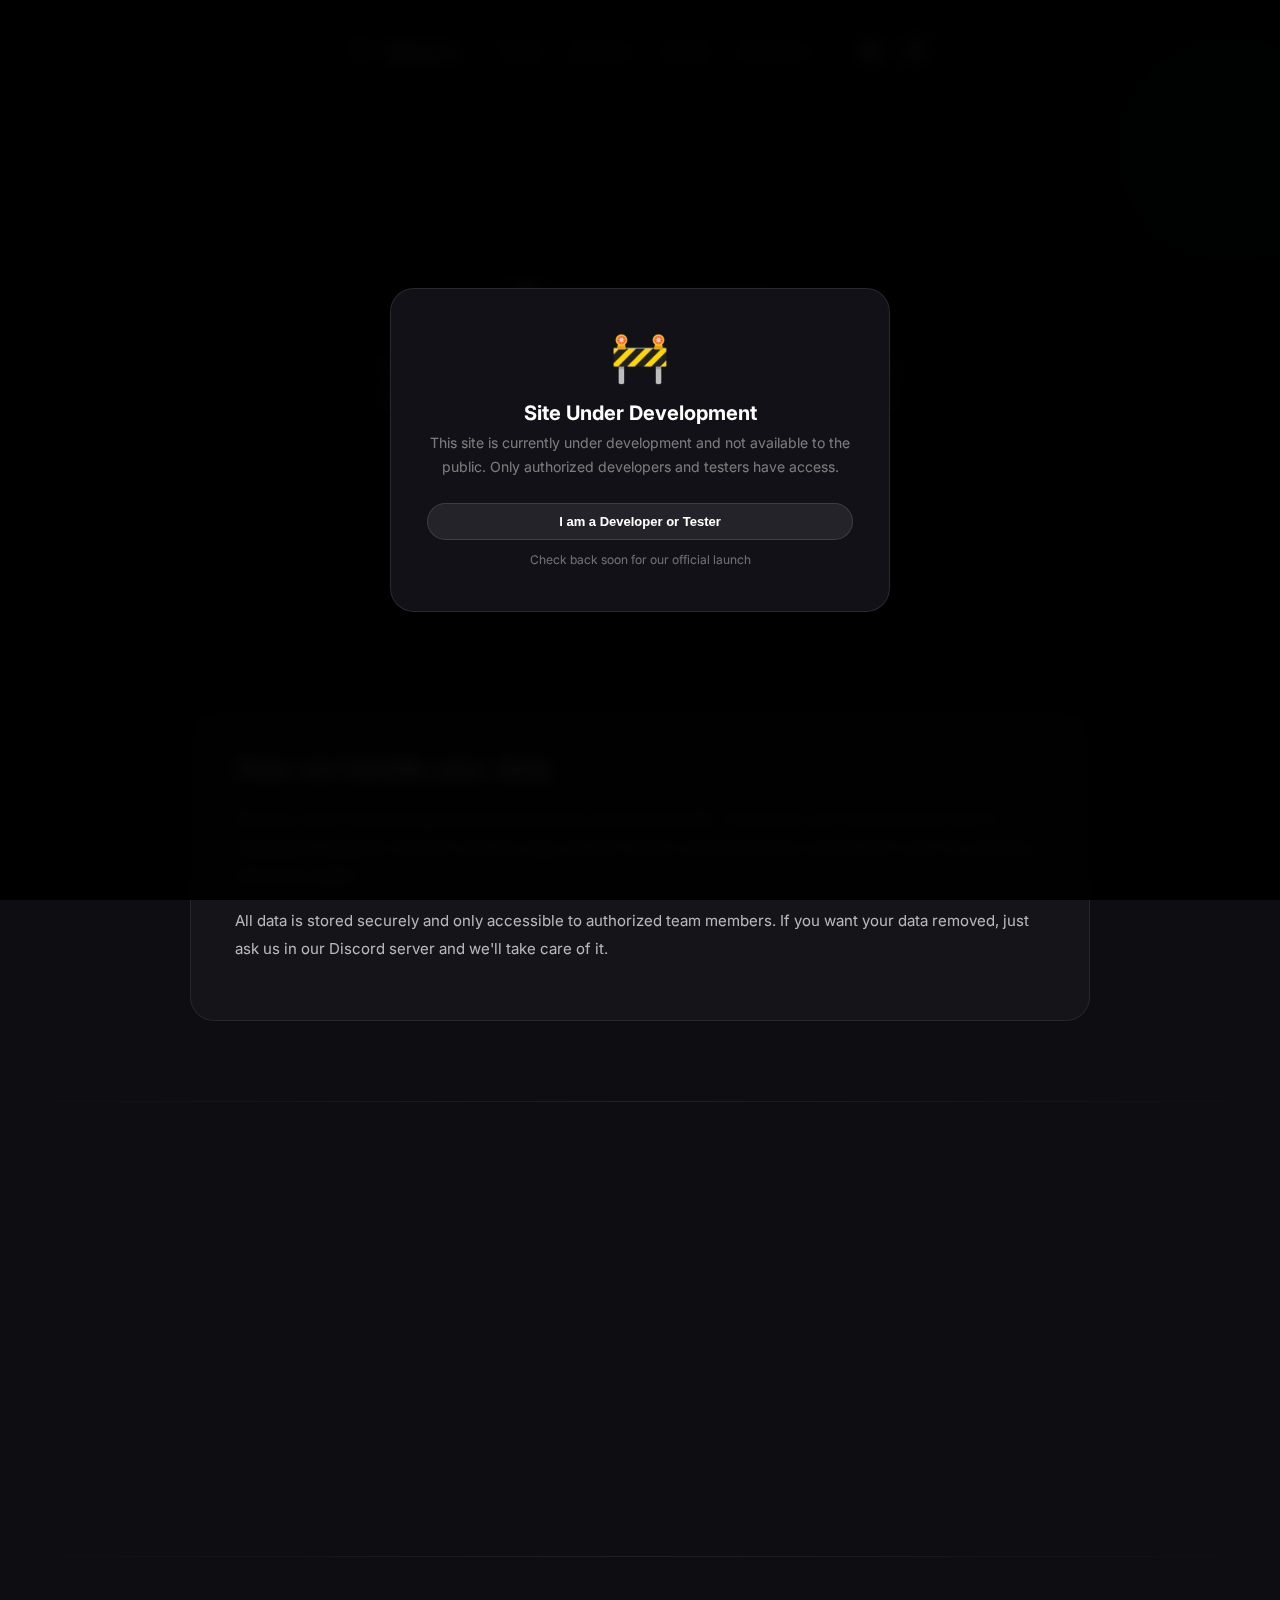
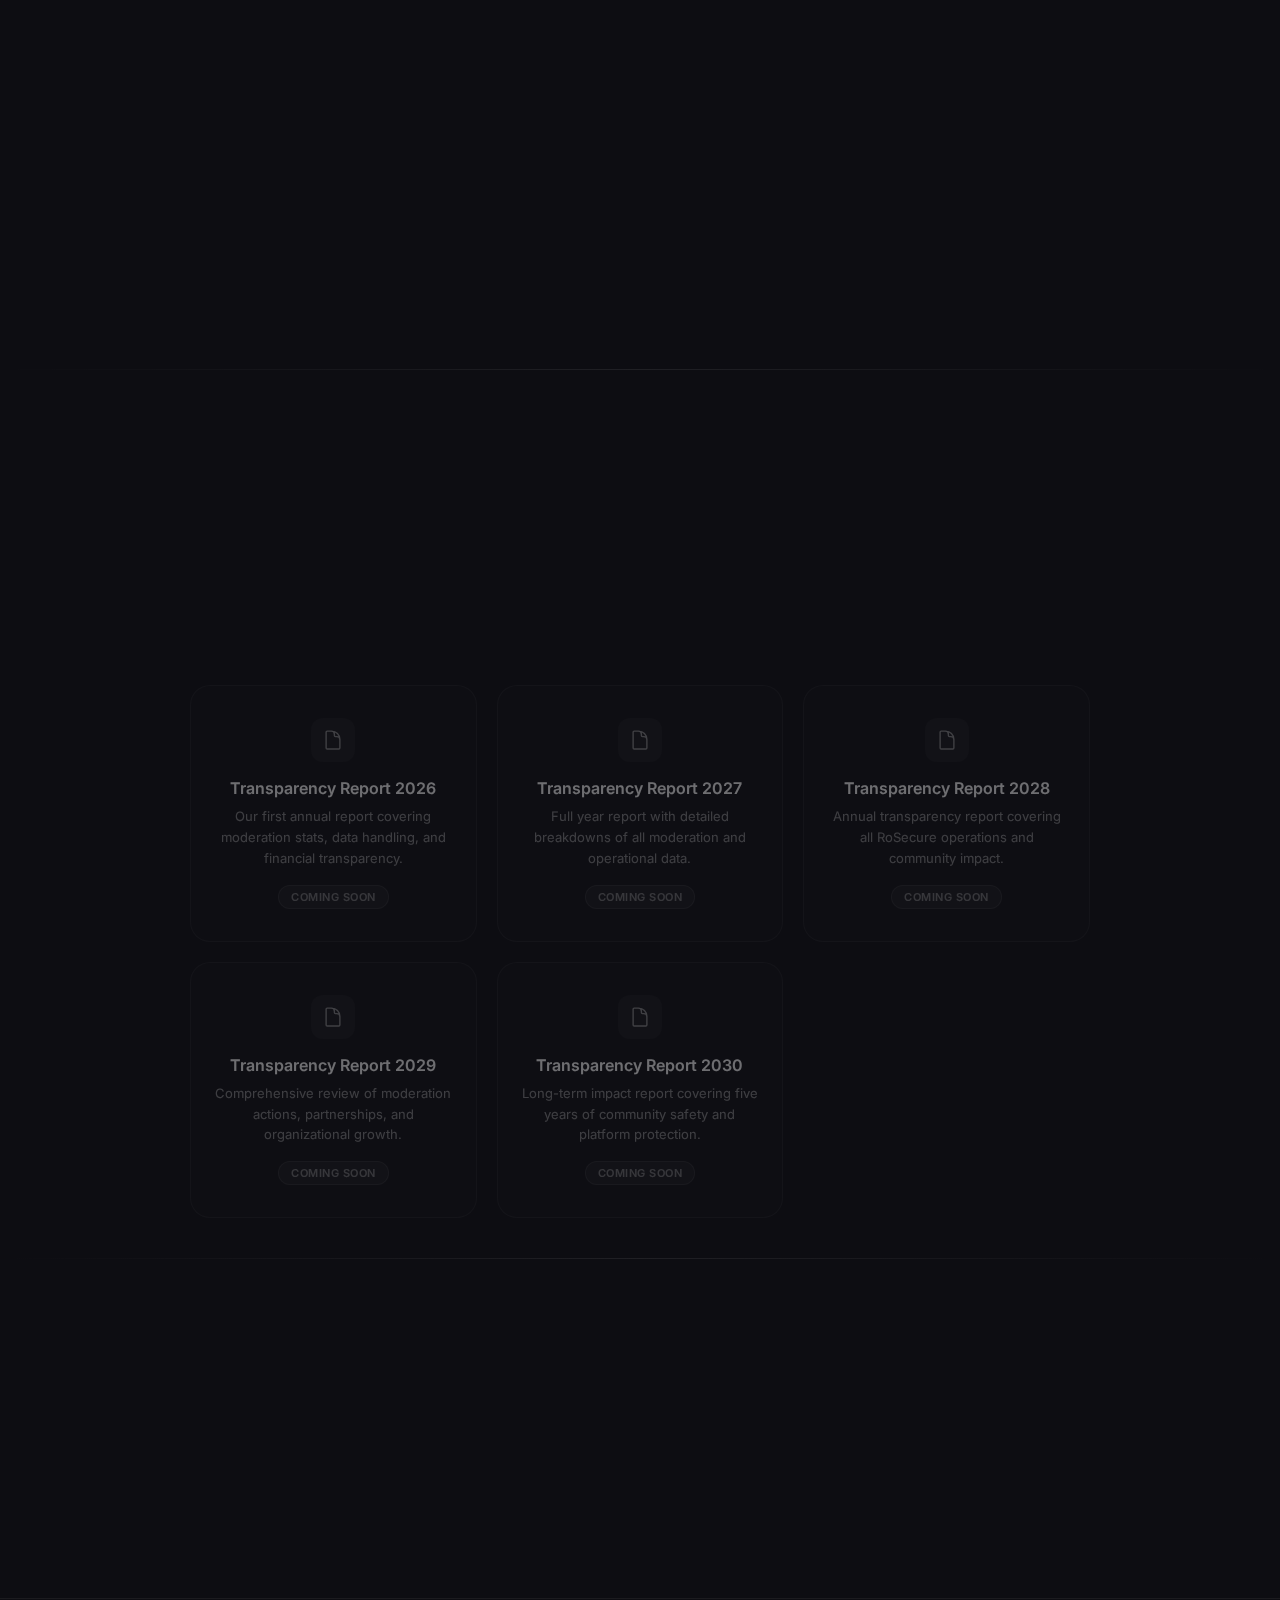
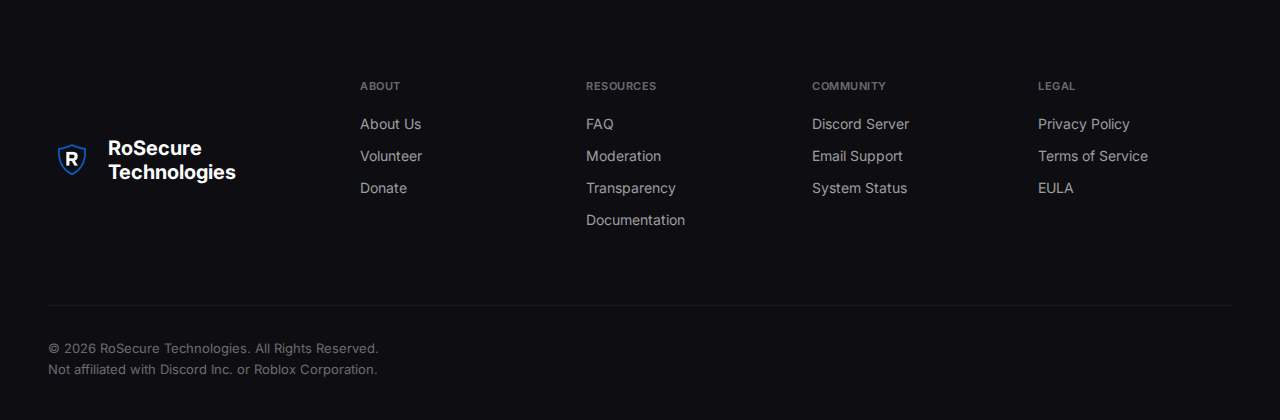
<file: transparency.html>
<!DOCTYPE html>
<html lang="en">
<head>
    <meta charset="UTF-8">
    <meta name="viewport" content="width=device-width, initial-scale=1.0">
    <meta name="description" content="RoSecure Transparency - How we operate, handle data, and keep things open.">
    <meta name="theme-color" content="#1f4dff">
    <title>Transparency - RoSecure</title>
    <link rel="icon" type="image/png" href="rosecurelogo.png">
    <link rel="preconnect" href="https://fonts.googleapis.com">
    <link rel="preconnect" href="https://fonts.gstatic.com" crossorigin>
    <link href="https://fonts.googleapis.com/css2?family=Inter:wght@300;400;500;600;700&display=swap" rel="stylesheet">
    <style>
        * { margin: 0; padding: 0; box-sizing: border-box; }
        body {
            font-family: 'Inter', -apple-system, BlinkMacSystemFont, sans-serif;
            background: #0d0d12;
            color: #fff;
            -webkit-font-smoothing: antialiased;
            min-height: 100vh;
            display: flex;
            flex-direction: column;
        }

        .header-wrapper {
            position: fixed;
            top: 20px;
            left: 50%;
            transform: translateX(-50%);
            z-index: 1000;
            max-width: 90%;
            width: auto;
        }
        .header {
            display: flex;
            align-items: center;
            justify-content: center;
            gap: 32px;
            padding: 12px 24px;
            background: rgba(10, 10, 15, 0.9);
            border: 1px solid rgba(255, 255, 255, 0.08);
            border-radius: 50px;
            backdrop-filter: blur(20px);
            -webkit-backdrop-filter: blur(20px);
            white-space: nowrap;
        }
        .logo { display: flex; align-items: center; gap: 10px; text-decoration: none; }
        .logo-img { width: 28px; height: 28px; border-radius: 6px; }
        .logo-text { font-size: 15px; font-weight: 600; color: #fff; }
        .nav { display: flex; gap: 4px; }
        .nav-link {
            padding: 8px 14px;
            color: rgba(255, 255, 255, 0.6);
            text-decoration: none;
            font-size: 13px;
            font-weight: 500;
            border-radius: 50px;
            transition: all 0.2s;
        }
        .nav-link:hover { color: #fff; background: rgba(255, 255, 255, 0.1); }
        .header-right { display: flex; align-items: center; gap: 8px; }
        .discord-btn {
            width: 36px; height: 36px;
            display: flex; align-items: center; justify-content: center;
            background: rgba(255, 255, 255, 0.05);
            border-radius: 50%;
            color: rgba(255, 255, 255, 0.7);
            transition: all 0.2s;
        }
        .discord-btn:hover { background: rgba(88, 101, 242, 0.2); color: #5865F2; }
        .github-btn {
            width: 36px; height: 36px;
            display: flex; align-items: center; justify-content: center;
            background: rgba(255, 255, 255, 0.05);
            border-radius: 50%;
            color: rgba(255, 255, 255, 0.7);
            transition: all 0.2s;
            text-decoration: none;
        }
        .github-btn:hover { background: rgba(255, 255, 255, 0.15); color: #fff; }

        /* Animations */
        .animate-on-scroll {
            opacity: 0;
            transition: all 1s cubic-bezier(0.16, 1, 0.3, 1);
            transform-style: preserve-3d;
            perspective: 1000px;
        }
        .animate-from-bottom { transform: translateY(40px); }
        .animate-tilt-left {
            transform: perspective(1000px) rotateY(15deg) rotateX(5deg) translateX(-40px) scale(0.95);
            transform-origin: right center;
        }
        .animate-tilt-right {
            transform: perspective(1000px) rotateY(-15deg) rotateX(5deg) translateX(40px) scale(0.95);
            transform-origin: left center;
        }
        .animate-tilt-up {
            transform: perspective(1000px) rotateX(10deg) translateY(60px) scale(0.95);
            transform-origin: center bottom;
        }
        .animate-on-scroll.visible {
            opacity: 1;
            transform: perspective(1000px) rotateY(0deg) rotateX(0deg) translateX(0) translateY(0) scale(1);
        }
        .delay-1 { transition-delay: 0.1s; }
        .delay-2 { transition-delay: 0.2s; }
        .delay-3 { transition-delay: 0.3s; }

        /* Hero */
        .hero {
            min-height: 70vh;
            display: flex;
            flex-direction: column;
            align-items: center;
            justify-content: center;
            text-align: center;
            padding: 160px 32px 100px;
            position: relative;
            overflow: hidden;
        }
        .hero::before {
            content: '';
            position: absolute;
            top: -200px; left: -200px;
            width: 600px; height: 600px;
            background: radial-gradient(circle, rgba(100, 60, 180, 0.15) 0%, transparent 60%);
            filter: blur(80px);
            pointer-events: none;
        }
        .hero::after {
            content: '';
            position: absolute;
            top: -100px; right: -200px;
            width: 500px; height: 500px;
            background: radial-gradient(circle, rgba(60, 120, 180, 0.15) 0%, transparent 60%);
            filter: blur(80px);
            pointer-events: none;
        }
        .hero-content { position: relative; z-index: 1; }
        .hero-title {
            font-size: 44px;
            font-weight: 600;
            line-height: 1.2;
            letter-spacing: -1px;
            margin-bottom: 24px;
            max-width: 700px;
            color: #fff;
        }
        .hero-description {
            font-size: 16px;
            line-height: 1.8;
            color: #fff;
            max-width: 550px;
            margin: 0 auto;
        }

        /* Content Sections */
        .content-section {
            padding: 80px 48px;
            position: relative;
        }
        .content-section::before {
            content: '';
            position: absolute;
            top: 0; left: 0; right: 0;
            height: 1px;
            background: linear-gradient(90deg, transparent, rgba(255, 255, 255, 0.08), transparent);
        }
        .content-container { max-width: 900px; margin: 0 auto; }
        .section-title {
            font-size: 28px;
            font-weight: 600;
            letter-spacing: -0.5px;
            margin-bottom: 20px;
            color: #fff;
        }
        .section-text {
            font-size: 15px;
            color: rgba(255, 255, 255, 0.7);
            line-height: 1.9;
            margin-bottom: 16px;
        }
        .muted { color: #fff; }

        /* Info Cards */
        .info-grid {
            display: grid;
            grid-template-columns: repeat(3, 1fr);
            gap: 20px;
            margin-top: 32px;
        }
        .info-card {
            background: rgba(255, 255, 255, 0.03);
            border: 1px solid rgba(255, 255, 255, 0.06);
            border-radius: 20px;
            padding: 28px 24px;
            transition: all 0.3s;
        }
        .info-card:hover {
            background: rgba(255, 255, 255, 0.05);
            border-color: rgba(255, 255, 255, 0.1);
            transform: translateY(-4px);
        }
        .info-card-icon {
            width: 44px;
            height: 44px;
            margin-bottom: 16px;
            display: flex;
            align-items: center;
            justify-content: center;
            background: rgba(255, 255, 255, 0.06);
            border-radius: 12px;
            border: 1px solid rgba(255, 255, 255, 0.1);
        }
        .info-card-icon svg { width: 22px; height: 22px; color: rgba(255, 255, 255, 0.85); }
        .info-card h3 {
            font-size: 16px;
            font-weight: 600;
            color: #fff;
            margin-bottom: 8px;
        }
        .info-card p {
            font-size: 13px;
            color: rgba(255, 255, 255, 0.7);
            line-height: 1.6;
        }

        /* Content Box */
        .content-box {
            background: rgba(255, 255, 255, 0.03);
            border: 1px solid rgba(255, 255, 255, 0.08);
            border-radius: 24px;
            padding: 40px 44px;
        }

        /* Transparency Reports */
        .reports-grid {
            display: grid;
            grid-template-columns: repeat(3, 1fr);
            gap: 20px;
            margin-top: 32px;
            max-width: 900px;
            margin-left: auto;
            margin-right: auto;
        }
        .report-card {
            background: rgba(255, 255, 255, 0.02);
            border: 1px solid rgba(255, 255, 255, 0.06);
            border-radius: 20px;
            padding: 32px 24px;
            text-align: center;
            opacity: 0.4;
            pointer-events: none;
            user-select: none;
            position: relative;
        }
        .report-card-icon {
            width: 44px;
            height: 44px;
            margin: 0 auto 16px;
            display: flex;
            align-items: center;
            justify-content: center;
            background: rgba(255, 255, 255, 0.04);
            border-radius: 12px;
        }
        .report-card-icon svg { width: 22px; height: 22px; color: rgba(255, 255, 255, 0.5); }
        .report-card h3 {
            font-size: 16px;
            font-weight: 600;
            color: #fff;
            margin-bottom: 8px;
        }
        .report-card p {
            font-size: 13px;
            color: rgba(255, 255, 255, 0.5);
            line-height: 1.6;
            margin-bottom: 16px;
        }
        .report-badge {
            display: inline-block;
            padding: 4px 12px;
            background: rgba(255, 255, 255, 0.04);
            border: 1px solid rgba(255, 255, 255, 0.08);
            border-radius: 50px;
            font-size: 11px;
            font-weight: 600;
            color: rgba(255, 255, 255, 0.4);
            text-transform: uppercase;
            letter-spacing: 0.5px;
        }

        .footer {
            padding: 80px 48px 40px;
            border-top: 1px solid rgba(255, 255, 255, 0.06);
        }
        .footer-container { max-width: 1200px; margin: 0 auto; }
        .footer-main {
            display: grid;
            grid-template-columns: 280px repeat(4, 1fr);
            gap: 32px;
            margin-bottom: 64px;
        }
        .footer-brand { display: flex; align-items: center; gap: 12px; }
        .footer-brand img { width: 48px; height: 48px; border-radius: 10px; }
        .footer-brand-text { font-size: 20px; font-weight: 700; }
        .footer-column h4 {
            font-size: 11px;
            font-weight: 600;
            color: rgba(255, 255, 255, 0.4);
            text-transform: uppercase;
            letter-spacing: 0.5px;
            margin-bottom: 20px;
        }
        .footer-column ul { list-style: none; }
        .footer-column li { margin-bottom: 12px; }
        .footer-column a {
            color: rgba(255, 255, 255, 0.6);
            text-decoration: none;
            font-size: 14px;
            transition: color 0.2s;
        }
        .footer-column a:hover { color: #fff; }
        .footer-bottom {
            display: flex;
            justify-content: space-between;
            align-items: center;
            padding-top: 32px;
            border-top: 1px solid rgba(255, 255, 255, 0.06);
        }
        .footer-copyright {
            font-size: 13px;
            color: rgba(255, 255, 255, 0.4);
            max-width: 500px;
            line-height: 1.6;
        }
        .footer-tagline { font-size: 13px; color: rgba(255, 255, 255, 0.4); }

        /* Mobile Menu */
        .mobile-menu-btn {
            display: none;
            width: 36px;
            height: 36px;
            background: rgba(255, 255, 255, 0.05);
            border: 1px solid rgba(255, 255, 255, 0.1);
            border-radius: 10px;
            cursor: pointer;
            align-items: center;
            justify-content: center;
            padding: 0;
            color: rgba(255, 255, 255, 0.7);
            transition: all 0.2s;
            flex-shrink: 0;
        }
        .mobile-menu-btn:hover { background: rgba(255, 255, 255, 0.1); color: #fff; }
        .mobile-menu-btn svg { width: 18px; height: 18px; }
        .mobile-nav {
            display: none;
            position: fixed;
            top: 80px;
            left: 50%;
            transform: translateX(-50%);
            width: 90%;
            max-width: 400px;
            background: rgba(10, 10, 15, 0.95);
            border: 1px solid rgba(255, 255, 255, 0.08);
            border-radius: 20px;
            backdrop-filter: blur(20px);
            -webkit-backdrop-filter: blur(20px);
            padding: 16px;
            z-index: 999;
            flex-direction: column;
            gap: 4px;
        }
        .mobile-nav.open { display: flex; }
        .mobile-nav a {
            padding: 12px 16px;
            color: rgba(255, 255, 255, 0.7);
            text-decoration: none;
            font-size: 14px;
            font-weight: 500;
            border-radius: 12px;
            transition: all 0.2s;
        }
        .mobile-nav a:hover, .mobile-nav a.active { background: rgba(255, 255, 255, 0.08); color: #fff; }

        @media (max-width: 1024px) {
            .info-grid { grid-template-columns: repeat(2, 1fr); }
            .reports-grid { grid-template-columns: repeat(2, 1fr); }
            .footer-main { grid-template-columns: repeat(3, 1fr); }
        }
        @media (max-width: 768px) {
            .header-wrapper { width: 92%; max-width: 92%; top: 12px; }
            .header { gap: 12px; padding: 10px 16px; justify-content: space-between; }
            .nav { display: none; }
            .mobile-menu-btn { display: flex; }
            .hero { padding: 140px 20px 80px; }
            .hero-title { font-size: 36px; }
            .content-section { padding: 60px 20px; }
            .content-box { padding: 28px 24px; }
            .info-grid { grid-template-columns: 1fr; }
            .reports-grid { grid-template-columns: 1fr; }
            .footer { padding: 60px 20px 30px; }
            .footer-main { grid-template-columns: 1fr; gap: 32px; }
            .footer-bottom { flex-direction: column; gap: 16px; text-align: center; }
            .animate-tilt-left, .animate-tilt-right { transform: translateY(40px); }
        }

        /* Construction Modal */
        .modal-overlay {
            display: none;
            position: fixed;
            top: 0; left: 0; right: 0; bottom: 0;
            background: rgba(0, 0, 0, 0.6);
            backdrop-filter: blur(8px);
            z-index: 2000;
            align-items: center;
            justify-content: center;
        }
        .modal-overlay.open { display: flex; }
        .modal {
            text-align: center;
            max-width: 400px;
            width: 90%;
            padding: 44px 36px;
            background: rgba(18, 18, 24, 0.95);
            border: 1px solid rgba(255, 255, 255, 0.1);
            border-radius: 24px;
            animation: modalIn 0.3s cubic-bezier(0.16, 1, 0.3, 1);
        }
        @keyframes modalIn {
            from { opacity: 0; transform: scale(0.95) translateY(10px); }
            to { opacity: 1; transform: scale(1) translateY(0); }
        }
        .modal-icon { font-size: 48px; margin-bottom: 20px; line-height: 1; }
        .modal-title {
            font-size: 20px; font-weight: 700; margin-bottom: 6px;
            color: #fff;
        }
        .modal-text { font-size: 14px; color: rgba(255,255,255,0.45); line-height: 1.7; margin-bottom: 24px; }
        .modal-close {
            padding: 10px 24px; background: rgba(255,255,255,0.08); border: 1px solid rgba(255,255,255,0.12);
            border-radius: 50px; color: #fff; font-size: 13px; font-weight: 600; cursor: pointer; transition: all 0.2s;
        }
        .modal-close:hover { background: rgba(255,255,255,0.15); }
    </style>
</head>
<body>
    <div class="header-wrapper">
        <header class="header">
            <a href="index.html" class="logo">
                <img src="rosecurelogo.png" alt="RoSecure" class="logo-img">
                <span class="logo-text">RoSecure</span>
            </a>
            <nav class="nav">
                <a href="about.html" class="nav-link">About</a>
                <a href="volunteer.html" class="nav-link">Volunteer</a>
                <a href="donate.html" class="nav-link">Donate</a>
                <a href="#" class="nav-link" onclick="event.preventDefault();document.getElementById('constructionModal').classList.add('open')">Dashboard</a>
            </nav>
            <div class="header-right">
                <a href="https://discord.gg/mbXQCEJS58" target="_blank" class="discord-btn">
                    <svg xmlns="http://www.w3.org/2000/svg" width="20" height="20" viewBox="0 0 24 24" fill="currentColor"><path d="M20.317 4.37a19.791 19.791 0 0 0-4.885-1.515.074.074 0 0 0-.079.037c-.21.375-.444.864-.608 1.25a18.27 18.27 0 0 0-5.487 0 12.64 12.64 0 0 0-.617-1.25.077.077 0 0 0-.079-.037A19.736 19.736 0 0 0 3.677 4.37a.07.07 0 0 0-.032.027C.533 9.046-.32 13.58.099 18.057a.082.082 0 0 0 .031.057 19.9 19.9 0 0 0 5.993 3.03.078.078 0 0 0 .084-.028 14.09 14.09 0 0 0 1.226-1.994.076.076 0 0 0-.041-.106 13.107 13.107 0 0 1-1.872-.892.077.077 0 0 1-.008-.128 10.2 10.2 0 0 0 .372-.292.074.074 0 0 1 .077-.01c3.928 1.793 8.18 1.793 12.062 0a.074.074 0 0 1 .078.01c.12.098.246.198.373.292a.077.077 0 0 1-.006.127 12.299 12.299 0 0 1-1.873.892.077.077 0 0 0-.041.107c.36.698.772 1.362 1.225 1.993a.076.076 0 0 0 .084.028 19.839 19.839 0 0 0 6.002-3.03.077.077 0 0 0 .032-.054c.5-5.177-.838-9.674-3.549-13.66a.061.061 0 0 0-.031-.03zM8.02 15.33c-1.183 0-2.157-1.085-2.157-2.419 0-1.333.956-2.419 2.157-2.419 1.21 0 2.176 1.096 2.157 2.42 0 1.333-.956 2.418-2.157 2.418zm7.975 0c-1.183 0-2.157-1.085-2.157-2.419 0-1.333.956-2.419 2.157-2.419 1.21 0 2.176 1.096 2.157 2.42 0 1.333-.947 2.418-2.157 2.418z"/></svg>
                </a>
                <a href="https://github.com/mrarch0" target="_blank" class="github-btn" aria-label="GitHub">
                    <svg xmlns="http://www.w3.org/2000/svg" width="20" height="20" viewBox="0 0 24 24" fill="currentColor"><path d="M12 0c-6.626 0-12 5.373-12 12 0 5.302 3.438 9.8 8.207 11.387.599.111.793-.261.793-.577v-2.234c-3.338.726-4.033-1.416-4.033-1.416-.546-1.387-1.333-1.756-1.333-1.756-1.089-.745.083-.729.083-.729 1.205.084 1.839 1.237 1.839 1.237 1.07 1.834 2.807 1.304 3.492.997.107-.775.418-1.305.762-1.604-2.665-.305-5.467-1.334-5.467-5.931 0-1.311.469-2.381 1.236-3.221-.124-.303-.535-1.524.117-3.176 0 0 1.008-.322 3.301 1.23.957-.266 1.983-.399 3.003-.404 1.02.005 2.047.138 3.006.404 2.291-1.552 3.297-1.23 3.297-1.23.653 1.653.242 2.874.118 3.176.77.84 1.235 1.911 1.235 3.221 0 4.609-2.807 5.624-5.479 5.921.43.372.823 1.102.823 2.222v3.293c0 .319.192.694.801.576 4.765-1.589 8.199-6.086 8.199-11.386 0-6.627-5.373-12-12-12z"/></svg>
                </a>
                <button class="mobile-menu-btn" onclick="document.getElementById('mobileNav').classList.toggle('open')" aria-label="Menu">
                    <svg viewBox="0 0 24 24" fill="none" stroke="currentColor" stroke-width="2"><line x1="3" y1="6" x2="21" y2="6"/><line x1="3" y1="12" x2="21" y2="12"/><line x1="3" y1="18" x2="21" y2="18"/></svg>
                </button>
            </div>
        </header>
    </div>
    <nav class="mobile-nav" id="mobileNav">
        <a href="about.html">About</a>
        <a href="volunteer.html">Volunteer</a>
        <a href="donate.html">Donate</a>
        <a href="#" onclick="event.preventDefault();document.getElementById('constructionModal').classList.add('open')">Dashboard</a>
        <a href="https://discord.gg/mbXQCEJS58" target="_blank">Discord</a>
        <a href="https://github.com/mrarch0" target="_blank">GitHub</a>
    </nav>

    <section class="hero">
        <div class="hero-content">
            <h1 class="hero-title">Transparency</h1>
            <p class="hero-description">
                We believe in being completely open about how RoSecure works. No hidden stuff, no vague answers. Here's everything you need to know.
            </p>
        </div>
    </section>

    <section class="content-section">
        <div class="content-container animate-on-scroll animate-tilt-left">
            <div class="content-box">
                <h2 class="section-title">How we handle <span class="muted">your data.</span></h2>
                <p class="section-text">
                    We only collect what we absolutely need to keep communities safe. That means user IDs and server IDs for moderation purposes. We don't sell your data, we don't share it with advertisers, and we don't use it for anything other than safety.
                </p>
                <p class="section-text">
                    All data is stored securely and only accessible to authorized team members. If you want your data removed, just ask us in our Discord server and we'll take care of it.
                </p>
            </div>
        </div>
    </section>

    <section class="content-section">
        <div class="content-container">
            <h2 class="section-title animate-on-scroll animate-from-bottom" style="text-align: center; margin-bottom: 32px;">How we <span class="muted">operate.</span></h2>
            <div class="info-grid">
                <div class="info-card animate-on-scroll animate-from-bottom delay-1">
                    <div class="info-card-icon">
                        <svg xmlns="http://www.w3.org/2000/svg" fill="none" viewBox="0 0 24 24" stroke="currentColor" stroke-width="1.5"><path stroke-linecap="round" stroke-linejoin="round" d="M9 12.75L11.25 15 15 9.75m-3-7.036A11.959 11.959 0 013.598 6 11.99 11.99 0 003 9.749c0 5.592 3.824 10.29 9 11.623 5.176-1.332 9-6.03 9-11.622 0-1.31-.21-2.571-.598-3.751h-.152c-3.196 0-6.1-1.248-8.25-3.285z" /></svg>
                    </div>
                    <h3>Moderation Decisions</h3>
                    <p>Every moderation action is logged and reviewable. We use a 15-factor system to ensure accuracy and fairness in all decisions.</p>
                </div>
                <div class="info-card animate-on-scroll animate-from-bottom delay-2">
                    <div class="info-card-icon">
                        <svg xmlns="http://www.w3.org/2000/svg" fill="none" viewBox="0 0 24 24" stroke="currentColor" stroke-width="1.5"><path stroke-linecap="round" stroke-linejoin="round" d="M2.25 18.75a60.07 60.07 0 0115.797 2.101c.727.198 1.453-.342 1.453-1.096V18.75M3.75 4.5v.75A.75.75 0 013 6h-.75m0 0v-.375c0-.621.504-1.125 1.125-1.125H20.25M2.25 6v9m18-10.5v.75c0 .414.336.75.75.75h.75m-1.5-1.5h.375c.621 0 1.125.504 1.125 1.125v9.75c0 .621-.504 1.125-1.125 1.125h-.375m1.5-1.5H21a.75.75 0 00-.75.75v.75m0 0H3.75m0 0h-.375a1.125 1.125 0 01-1.125-1.125V15m1.5 1.5v-.75A.75.75 0 003 15h-.75M15 10.5a3 3 0 11-6 0 3 3 0 016 0zm3 0h.008v.008H18V10.5zm-12 0h.008v.008H6V10.5z" /></svg>
                    </div>
                    <h3>Donations</h3>
                    <p>Every donation goes directly toward hosting, development, and keeping the service running. We don't profit from donations.</p>
                </div>
                <div class="info-card animate-on-scroll animate-from-bottom delay-3">
                    <div class="info-card-icon">
                        <svg xmlns="http://www.w3.org/2000/svg" fill="none" viewBox="0 0 24 24" stroke="currentColor" stroke-width="1.5"><path stroke-linecap="round" stroke-linejoin="round" d="M7.5 21L3 16.5m0 0L7.5 12M3 16.5h13.5m0-13.5L21 7.5m0 0L16.5 12M21 7.5H7.5" /></svg>
                    </div>
                    <h3>Appeals Process</h3>
                    <p>If you've been flagged and believe it's a mistake, you can appeal through our Discord. Every appeal is reviewed by a human.</p>
                </div>
            </div>
        </div>
    </section>

    <section class="content-section">
        <div class="content-container animate-on-scroll animate-tilt-right">
            <div class="content-box">
                <h2 class="section-title">Our <span class="muted">commitments.</span></h2>
                <p class="section-text">
                    RoSecure will always be free. We will never charge for access to our safety tools. We will never sell user data. We will always be transparent about how our systems work and how decisions are made.
                </p>
                <p class="section-text">
                    If we ever make a mistake, we own it. We publish corrections and work to improve our systems. That's a promise.
                </p>
            </div>
        </div>
    </section>

    <section class="content-section">
        <div class="content-container">
            <h2 class="section-title animate-on-scroll animate-from-bottom" style="text-align: center; margin-bottom: 12px;">Transparency Reports</h2>
            <p class="section-text animate-on-scroll animate-from-bottom" style="text-align: center; max-width: 600px; margin: 0 auto 8px;">
                We release a transparency report every year covering moderation actions, data requests, and how donations were used.
            </p>
            <p class="section-text animate-on-scroll animate-from-bottom" style="text-align: center; max-width: 600px; margin: 0 auto 32px; font-size: 14px;">
                We're currently just getting started — we don't have enough data yet. Check back at the end of the year and you'll see our first report!
            </p>
            <div class="reports-grid">
                <div class="report-card animate-on-scroll animate-from-bottom delay-1">
                    <div class="report-card-icon">
                        <svg xmlns="http://www.w3.org/2000/svg" fill="none" viewBox="0 0 24 24" stroke="currentColor" stroke-width="1.5"><path stroke-linecap="round" stroke-linejoin="round" d="M19.5 14.25v-2.625a3.375 3.375 0 00-3.375-3.375h-1.5A1.125 1.125 0 0113.5 7.125v-1.5a3.375 3.375 0 00-3.375-3.375H8.25m2.25 0H5.625c-.621 0-1.125.504-1.125 1.125v17.25c0 .621.504 1.125 1.125 1.125h12.75c.621 0 1.125-.504 1.125-1.125V11.25a9 9 0 00-9-9z" /></svg>
                    </div>
                    <h3>Transparency Report 2026</h3>
                    <p>Our first annual report covering moderation stats, data handling, and financial transparency.</p>
                    <span class="report-badge">Coming Soon</span>
                </div>
                <div class="report-card animate-on-scroll animate-from-bottom delay-2">
                    <div class="report-card-icon">
                        <svg xmlns="http://www.w3.org/2000/svg" fill="none" viewBox="0 0 24 24" stroke="currentColor" stroke-width="1.5"><path stroke-linecap="round" stroke-linejoin="round" d="M19.5 14.25v-2.625a3.375 3.375 0 00-3.375-3.375h-1.5A1.125 1.125 0 0113.5 7.125v-1.5a3.375 3.375 0 00-3.375-3.375H8.25m2.25 0H5.625c-.621 0-1.125.504-1.125 1.125v17.25c0 .621.504 1.125 1.125 1.125h12.75c.621 0 1.125-.504 1.125-1.125V11.25a9 9 0 00-9-9z" /></svg>
                    </div>
                    <h3>Transparency Report 2027</h3>
                    <p>Full year report with detailed breakdowns of all moderation and operational data.</p>
                    <span class="report-badge">Coming Soon</span>
                </div>
                <div class="report-card animate-on-scroll animate-from-bottom delay-3">
                    <div class="report-card-icon">
                        <svg xmlns="http://www.w3.org/2000/svg" fill="none" viewBox="0 0 24 24" stroke="currentColor" stroke-width="1.5"><path stroke-linecap="round" stroke-linejoin="round" d="M19.5 14.25v-2.625a3.375 3.375 0 00-3.375-3.375h-1.5A1.125 1.125 0 0113.5 7.125v-1.5a3.375 3.375 0 00-3.375-3.375H8.25m2.25 0H5.625c-.621 0-1.125.504-1.125 1.125v17.25c0 .621.504 1.125 1.125 1.125h12.75c.621 0 1.125-.504 1.125-1.125V11.25a9 9 0 00-9-9z" /></svg>
                    </div>
                    <h3>Transparency Report 2028</h3>
                    <p>Annual transparency report covering all RoSecure operations and community impact.</p>
                    <span class="report-badge">Coming Soon</span>
                </div>
                <div class="report-card animate-on-scroll animate-from-bottom delay-1">
                    <div class="report-card-icon">
                        <svg xmlns="http://www.w3.org/2000/svg" fill="none" viewBox="0 0 24 24" stroke="currentColor" stroke-width="1.5"><path stroke-linecap="round" stroke-linejoin="round" d="M19.5 14.25v-2.625a3.375 3.375 0 00-3.375-3.375h-1.5A1.125 1.125 0 0113.5 7.125v-1.5a3.375 3.375 0 00-3.375-3.375H8.25m2.25 0H5.625c-.621 0-1.125.504-1.125 1.125v17.25c0 .621.504 1.125 1.125 1.125h12.75c.621 0 1.125-.504 1.125-1.125V11.25a9 9 0 00-9-9z" /></svg>
                    </div>
                    <h3>Transparency Report 2029</h3>
                    <p>Comprehensive review of moderation actions, partnerships, and organizational growth.</p>
                    <span class="report-badge">Coming Soon</span>
                </div>
                <div class="report-card animate-on-scroll animate-from-bottom delay-2">
                    <div class="report-card-icon">
                        <svg xmlns="http://www.w3.org/2000/svg" fill="none" viewBox="0 0 24 24" stroke="currentColor" stroke-width="1.5"><path stroke-linecap="round" stroke-linejoin="round" d="M19.5 14.25v-2.625a3.375 3.375 0 00-3.375-3.375h-1.5A1.125 1.125 0 0113.5 7.125v-1.5a3.375 3.375 0 00-3.375-3.375H8.25m2.25 0H5.625c-.621 0-1.125.504-1.125 1.125v17.25c0 .621.504 1.125 1.125 1.125h12.75c.621 0 1.125-.504 1.125-1.125V11.25a9 9 0 00-9-9z" /></svg>
                    </div>
                    <h3>Transparency Report 2030</h3>
                    <p>Long-term impact report covering five years of community safety and platform protection.</p>
                    <span class="report-badge">Coming Soon</span>
                </div>
            </div>
        </div>
    </section>

    <section class="content-section">
        <div class="content-container animate-on-scroll animate-tilt-up" style="text-align: center;">
            <h2 class="section-title">Have questions?</h2>
            <p class="section-text" style="max-width: 500px; margin: 0 auto 24px;">
                We're an open book. If there's something you want to know that isn't covered here, just ask.
            </p>
            <a href="https://discord.gg/mbXQCEJS58" target="_blank" style="display: inline-block; padding: 14px 28px; background: #fff; border-radius: 50px; color: #0d0d12; font-size: 14px; font-weight: 600; text-decoration: none; transition: all 0.3s;">Ask on Discord</a>
        </div>
    </section>

    <footer class="footer">
        <div class="footer-container">
            <div class="footer-main">
                <div class="footer-brand">
                    <img src="rosecurelogo.png" alt="RoSecure">
                    <span class="footer-brand-text">RoSecure Technologies</span>
                </div>
                <div class="footer-column">
                    <h4>About</h4>
                    <ul>
                        <li><a href="about.html">About Us</a></li>
                        <li><a href="volunteer.html">Volunteer</a></li>
                        <li><a href="donate.html">Donate</a></li>
                    </ul>
                </div>
                <div class="footer-column">
                    <h4>Resources</h4>
                    <ul>
                        <li><a href="faq.html">FAQ</a></li>
                        <li><a href="moderation.html">Moderation</a></li>
                        <li><a href="transparency.html">Transparency</a></li>
                        <li><a href="docs.html">Documentation</a></li>
                    </ul>
                </div>
                <div class="footer-column">
                    <h4>Community</h4>
                    <ul>
                        <li><a href="https://discord.gg/mbXQCEJS58" target="_blank">Discord Server</a></li>
                        <li><a href="mailto:hello@rosecure.org">Email Support</a></li>
                        <li><a href="https://rosecurestatus.betteruptime.com/" target="_blank">System Status</a></li>
                    </ul>
                </div>
                <div class="footer-column">
                    <h4>Legal</h4>
                    <ul>
                        <li><a href="privacy.html">Privacy Policy</a></li>
                        <li><a href="terms.html">Terms of Service</a></li>
                        <li><a href="eula.html">EULA</a></li>
                    </ul>
                </div>
            </div>
            <div class="footer-bottom">
                <p class="footer-copyright">
                    &copy; 2026 RoSecure Technologies. All Rights Reserved.<br>
                    Not affiliated with Discord Inc. or Roblox Corporation.
                </p>
            </div>
        </div>
    </footer>

    <script>
        const observer = new IntersectionObserver((entries) => {
            entries.forEach(entry => {
                if (entry.isIntersecting) {
                    entry.target.classList.add('visible');
                }
            });
        }, { root: null, rootMargin: '0px', threshold: 0.15 });
        document.querySelectorAll('.animate-on-scroll').forEach(el => observer.observe(el));
    </script>

    <div class="modal-overlay" id="constructionModal" onclick="if(event.target===this)this.classList.remove('open')">
        <div class="modal">
            <div class="modal-icon">🚧</div>
            <h2 class="modal-title">This page is still under construction!</h2>
            <p class="modal-text">We apologize for any inconvenience. The dashboard is currently being built and will be available soon.</p>
            <button class="modal-close" onclick="document.getElementById('constructionModal').classList.remove('open')">Got it</button>
        </div>
    </div>

    <script type="text/javascript">
    var Tawk_API=Tawk_API||{}, Tawk_LoadStart=new Date();
    (function(){
    var s1=document.createElement("script"),s0=document.getElementsByTagName("script")[0];
    s1.async=true;
    s1.src='https://embed.tawk.to/6969a0e8a0ad53197e361dd5/1jf29p49d';
    s1.charset='UTF-8';
    s1.setAttribute('crossorigin','*');
    s0.parentNode.insertBefore(s1,s0);
    })();
    </script>
    <div class="modal-overlay" id="maintenanceMode" style="display: none; background: rgba(0, 0, 0, 0.95);">
        <div class="modal" style="max-width: 500px;">
            <div class="modal-icon">🚧</div>
            <h2 class="modal-title">Site Under Development</h2>
            <p class="modal-text">
                This site is currently under development and not available to the public. Only authorized developers and testers have access.
            </p>
            <button class="modal-close" onclick="window.location.href='https://staging.rosecure.org'" style="width: 100%; margin-bottom: 12px;">I am a Developer or Tester</button>
            <p style="font-size: 12px; color: rgba(255, 255, 255, 0.4); text-align: center;">Check back soon for our official launch</p>
        </div>
    </div>
    <script>
        if (window.location.protocol !== 'file:') {
            if (window.location.hostname === 'rosecure.org' || window.location.hostname === 'www.rosecure.org' || (!window.location.hostname.includes('staging') && !window.location.hostname.includes('localhost'))) {
                document.getElementById('maintenanceMode').style.display = 'flex';
                document.body.style.overflow = 'hidden';
            }
        }
    </script>
</body>
</html>
</file>
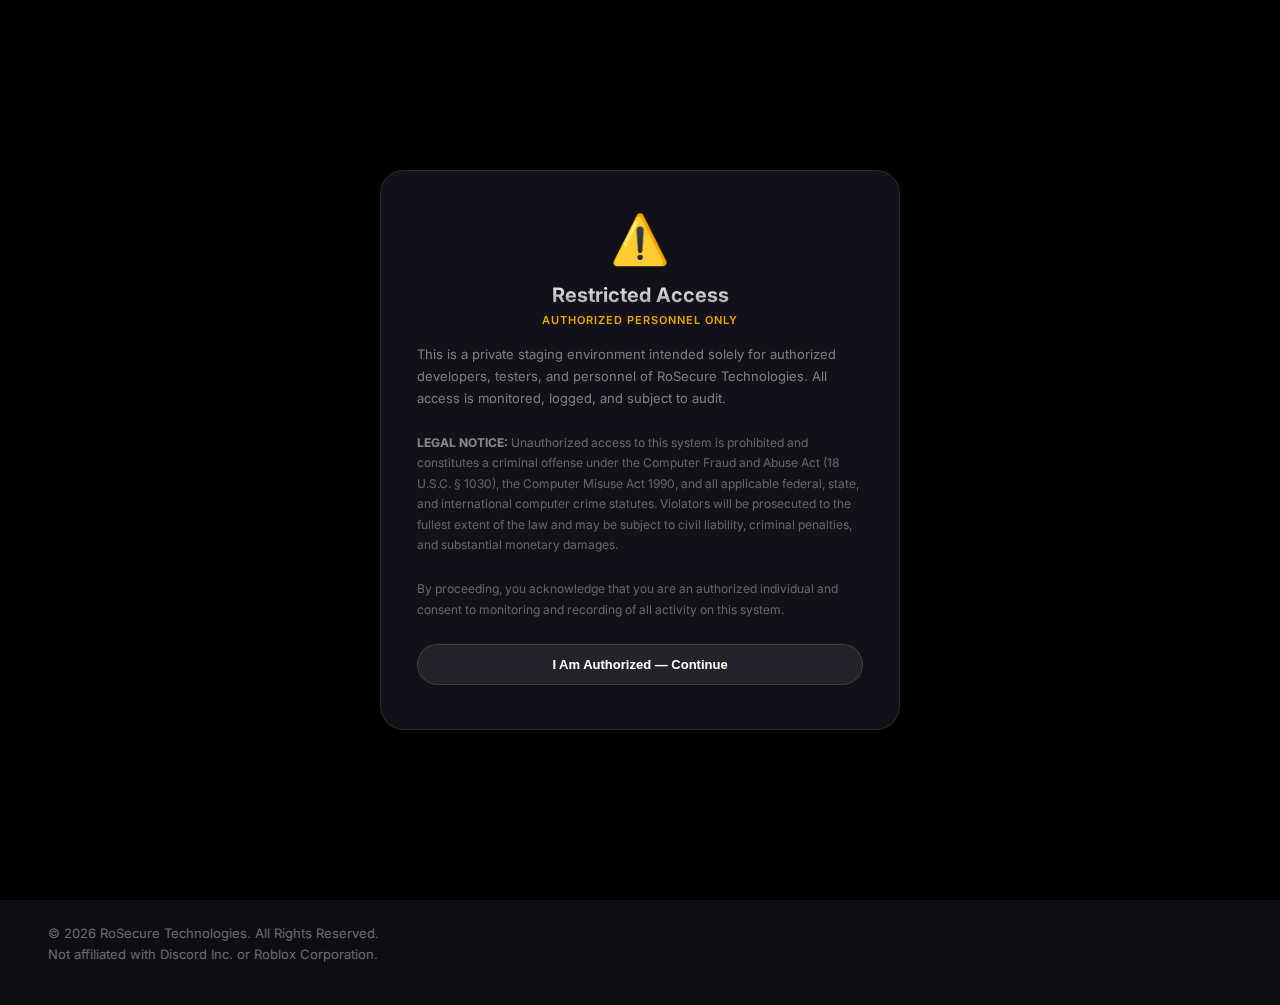
<file: volunteer.html>
<!DOCTYPE html>
<html lang="en">
<head>
    <meta charset="UTF-8">
    <meta name="viewport" content="width=device-width, initial-scale=1.0">
    <meta name="description" content="Join the RoSecure volunteer team and help protect Roblox and Discord communities from scams and malicious actors.">
    <meta name="theme-color" content="#1f4dff">
    <title>Volunteer - RoSecure</title>
    <link rel="icon" type="image/png" href="rosecurelogo.png">
    <link rel="preconnect" href="https://fonts.googleapis.com">
    <link rel="preconnect" href="https://fonts.gstatic.com" crossorigin>
    <link href="https://fonts.googleapis.com/css2?family=Inter:wght@300;400;500;600;700&display=swap" rel="stylesheet">
    <style>
        * { margin: 0; padding: 0; box-sizing: border-box; }
        body {
            font-family: 'Inter', -apple-system, BlinkMacSystemFont, sans-serif;
            background: #0d0d12;
            color: #fff;
            -webkit-font-smoothing: antialiased;
            min-height: 100vh;
            display: flex;
            flex-direction: column;
        }

        .header-wrapper {
            position: fixed;
            top: 20px;
            left: 50%;
            transform: translateX(-50%);
            z-index: 1000;
        }
        .header {
            display: flex;
            align-items: center;
            gap: 32px;
            padding: 12px 24px;
            background: rgba(10, 10, 15, 0.9);
            border: 1px solid rgba(255, 255, 255, 0.08);
            border-radius: 50px;
            backdrop-filter: blur(20px);
        }
        .logo { display: flex; align-items: center; gap: 10px; text-decoration: none; }
        .logo-img { width: 28px; height: 28px; border-radius: 6px; }
        .logo-text { font-size: 15px; font-weight: 600; color: #fff; }
        .nav { display: flex; gap: 4px; }
        .nav-link {
            padding: 8px 14px;
            color: rgba(255, 255, 255, 0.6);
            text-decoration: none;
            font-size: 13px;
            font-weight: 500;
            border-radius: 50px;
            transition: all 0.2s;
        }
        .nav-link:hover, .nav-link.active { color: #fff; background: rgba(255, 255, 255, 0.1); }
        .header-right { display: flex; align-items: center; gap: 8px; }
        .discord-btn {
            width: 36px; height: 36px;
            display: flex; align-items: center; justify-content: center;
            background: rgba(255, 255, 255, 0.05);
            border-radius: 50%;
            color: rgba(255, 255, 255, 0.7);
            transition: all 0.2s;
        }
        .discord-btn:hover { background: rgba(88, 101, 242, 0.2); color: #5865F2; }
        .github-btn {
            width: 36px; height: 36px;
            display: flex; align-items: center; justify-content: center;
            background: rgba(255, 255, 255, 0.05);
            border-radius: 50%;
            color: rgba(255, 255, 255, 0.7);
            transition: all 0.2s;
            text-decoration: none;
        }
        .github-btn:hover { background: rgba(255, 255, 255, 0.15); color: #fff; }

        .main {
            flex: 1;
            display: flex;
            flex-direction: column;
            align-items: center;
            justify-content: center;
            text-align: center;
            padding: 140px 32px 80px;
            max-width: 600px;
            margin: 0 auto;
        }

        .title {
            font-size: 32px;
            font-weight: 600;
            margin-bottom: 24px;
            color: #fff;
        }

        .message {
            font-size: 16px;
            color: rgba(255, 255, 255, 0.6);
            line-height: 1.8;
            margin-bottom: 32px;
        }

        .link {
            color: #6366f1;
            text-decoration: none;
        }
        .link:hover { text-decoration: underline; }

        .apply-btn {
            display: inline-block;
            padding: 12px 28px;
            background: #fff;
            border-radius: 50px;
            color: #0d0d12;
            font-size: 14px;
            font-weight: 600;
            text-decoration: none;
            transition: all 0.3s;
        }
        .apply-btn:hover { background: rgba(255, 255, 255, 0.85); }

        .footer {
            padding: 80px 48px 40px;
            border-top: 1px solid rgba(255, 255, 255, 0.06);
        }
        .footer-container { max-width: 1200px; margin: 0 auto; }
        .footer-main {
            display: grid;
            grid-template-columns: 280px repeat(4, 1fr);
            gap: 48px;
            margin-bottom: 64px;
        }
        .footer-brand { display: flex; align-items: center; gap: 12px; }
        .footer-brand img { width: 48px; height: 48px; border-radius: 10px; }
        .footer-brand-text { font-size: 20px; font-weight: 700; }
        .footer-column h4 {
            font-size: 11px;
            font-weight: 600;
            color: rgba(255, 255, 255, 0.4);
            text-transform: uppercase;
            letter-spacing: 0.5px;
            margin-bottom: 20px;
        }
        .footer-column ul { list-style: none; }
        .footer-column li { margin-bottom: 12px; }
        .footer-column a {
            color: rgba(255, 255, 255, 0.6);
            text-decoration: none;
            font-size: 14px;
            transition: color 0.2s;
        }
        .footer-column a:hover { color: #fff; }
        .footer-bottom {
            padding-top: 32px;
            border-top: 1px solid rgba(255, 255, 255, 0.06);
        }
        .footer-copyright {
            font-size: 13px;
            color: rgba(255, 255, 255, 0.4);
            max-width: 500px;
            line-height: 1.6;
        }

        .mobile-menu-btn {
            display: none;
            width: 36px; height: 36px;
            background: rgba(255, 255, 255, 0.05);
            border: 1px solid rgba(255, 255, 255, 0.1);
            border-radius: 10px;
            cursor: pointer;
            align-items: center;
            justify-content: center;
            padding: 0;
            color: rgba(255, 255, 255, 0.7);
            transition: all 0.2s;
        }
        .mobile-menu-btn:hover { background: rgba(255, 255, 255, 0.1); color: #fff; }
        .mobile-menu-btn svg { width: 18px; height: 18px; }
        .mobile-nav {
            display: none;
            position: fixed;
            top: 80px;
            left: 50%;
            transform: translateX(-50%);
            width: 90%;
            max-width: 400px;
            background: rgba(10, 10, 15, 0.95);
            border: 1px solid rgba(255, 255, 255, 0.08);
            border-radius: 20px;
            backdrop-filter: blur(20px);
            padding: 16px;
            z-index: 999;
            flex-direction: column;
            gap: 4px;
        }
        .mobile-nav.open { display: flex; }
        .mobile-nav a {
            padding: 12px 16px;
            color: rgba(255, 255, 255, 0.7);
            text-decoration: none;
            font-size: 14px;
            font-weight: 500;
            border-radius: 12px;
            transition: all 0.2s;
        }
        .mobile-nav a:hover, .mobile-nav a.active { background: rgba(255, 255, 255, 0.08); color: #fff; }

        @media (max-width: 1024px) {
            .footer-main { grid-template-columns: repeat(2, 1fr); }
        }
        @media (max-width: 768px) {
            .header { padding: 10px 16px; gap: 16px; }
            .nav { display: none; }
            .mobile-menu-btn { display: flex; }
            .main { padding: 120px 20px 60px; }
            .title { font-size: 26px; }
            .footer { padding: 60px 20px 30px; }
            .footer-main { grid-template-columns: 1fr; gap: 32px; }
            .footer-bottom { flex-direction: column; gap: 16px; text-align: center; }
        }

        .modal-overlay {
            display: none;
            position: fixed;
            top: 0; left: 0; right: 0; bottom: 0;
            background: rgba(0, 0, 0, 0.6);
            backdrop-filter: blur(8px);
            z-index: 2000;
            align-items: center;
            justify-content: center;
        }
        .modal-overlay.open { display: flex; }
        .modal {
            text-align: center;
            max-width: 400px;
            width: 90%;
            padding: 44px 36px;
            background: rgba(18, 18, 24, 0.95);
            border: 1px solid rgba(255, 255, 255, 0.1);
            border-radius: 24px;
            animation: modalIn 0.3s cubic-bezier(0.16, 1, 0.3, 1);
        }
        @keyframes modalIn {
            from { opacity: 0; transform: scale(0.95) translateY(10px); }
            to { opacity: 1; transform: scale(1) translateY(0); }
        }
        .modal-icon { font-size: 48px; margin-bottom: 20px; line-height: 1; }
        .modal-title {
            font-size: 20px; font-weight: 700; margin-bottom: 6px;
            background: linear-gradient(180deg, rgba(255,255,255,0.95) 0%, rgba(255,255,255,0.6) 100%);
            -webkit-background-clip: text; -webkit-text-fill-color: transparent; background-clip: text;
        }
        .modal-text { font-size: 14px; color: rgba(255,255,255,0.45); line-height: 1.7; margin-bottom: 24px; }
        .modal-close {
            padding: 10px 24px; background: rgba(255,255,255,0.08); border: 1px solid rgba(255,255,255,0.12);
            border-radius: 50px; color: #fff; font-size: 13px; font-weight: 600; cursor: pointer; transition: all 0.2s;
        }
        .modal-close:hover { background: rgba(255,255,255,0.15); }
    </style>
</head>
<body>
    <div class="header-wrapper">
        <header class="header">
            <a href="index.html" class="logo">
                <img src="rosecurelogo.png" alt="RoSecure" class="logo-img">
                <span class="logo-text">RoSecure</span>
            </a>
            <nav class="nav">
                <a href="about.html" class="nav-link">About</a>
                <a href="volunteer.html" class="nav-link active">Volunteer</a>
                <a href="donate.html" class="nav-link">Donate</a>
                <a href="#" class="nav-link" onclick="event.preventDefault();document.getElementById('constructionModal').classList.add('open')">Dashboard</a>
            </nav>
            <div class="header-right">
                <a href="https://discord.gg/mbXQCEJS58" target="_blank" rel="noopener noreferrer" class="discord-btn">
                    <svg xmlns="http://www.w3.org/2000/svg" width="20" height="20" viewBox="0 0 24 24" fill="currentColor"><path d="M20.317 4.37a19.791 19.791 0 0 0-4.885-1.515.074.074 0 0 0-.079.037c-.21.375-.444.864-.608 1.25a18.27 18.27 0 0 0-5.487 0 12.64 12.64 0 0 0-.617-1.25.077.077 0 0 0-.079-.037A19.736 19.736 0 0 0 3.677 4.37a.07.07 0 0 0-.032.027C.533 9.046-.32 13.58.099 18.057a.082.082 0 0 0 .031.057 19.9 19.9 0 0 0 5.993 3.03.078.078 0 0 0 .084-.028 14.09 14.09 0 0 0 1.226-1.994.076.076 0 0 0-.041-.106 13.107 13.107 0 0 1-1.872-.892.077.077 0 0 1-.008-.128 10.2 10.2 0 0 0 .372-.292.074.074 0 0 1 .077-.01c3.928 1.793 8.18 1.793 12.062 0a.074.074 0 0 1 .078.01c.12.098.246.198.373.292a.077.077 0 0 1-.006.127 12.299 12.299 0 0 1-1.873.892.077.077 0 0 0-.041.107c.36.698.772 1.362 1.225 1.993a.076.076 0 0 0 .084.028 19.839 19.839 0 0 0 6.002-3.03.077.077 0 0 0 .032-.054c.5-5.177-.838-9.674-3.549-13.66a.061.061 0 0 0-.031-.03zM8.02 15.33c-1.183 0-2.157-1.085-2.157-2.419 0-1.333.956-2.419 2.157-2.419 1.21 0 2.176 1.096 2.157 2.42 0 1.333-.956 2.418-2.157 2.418zm7.975 0c-1.183 0-2.157-1.085-2.157-2.419 0-1.333.956-2.419 2.157-2.419 1.21 0 2.176 1.096 2.157 2.42 0 1.333-.947 2.418-2.157 2.418z"/></svg>
                </a>
                <a href="https://github.com/mrarch0" target="_blank" rel="noopener noreferrer" class="github-btn" aria-label="GitHub">
                    <svg xmlns="http://www.w3.org/2000/svg" width="20" height="20" viewBox="0 0 24 24" fill="currentColor"><path d="M12 0c-6.626 0-12 5.373-12 12 0 5.302 3.438 9.8 8.207 11.387.599.111.793-.261.793-.577v-2.234c-3.338.726-4.033-1.416-4.033-1.416-.546-1.387-1.333-1.756-1.333-1.756-1.089-.745.083-.729.083-.729 1.205.084 1.839 1.237 1.839 1.237 1.07 1.834 2.807 1.304 3.492.997.107-.775.418-1.305.762-1.604-2.665-.305-5.467-1.334-5.467-5.931 0-1.311.469-2.381 1.236-3.221-.124-.303-.535-1.524.117-3.176 0 0 1.008-.322 3.301 1.23.957-.266 1.983-.399 3.003-.404 1.02.005 2.047.138 3.006.404 2.291-1.552 3.297-1.23 3.297-1.23.653 1.653.242 2.874.118 3.176.77.84 1.235 1.911 1.235 3.221 0 4.609-2.807 5.624-5.479 5.921.43.372.823 1.102.823 2.222v3.293c0 .319.192.694.801.576 4.765-1.589 8.199-6.086 8.199-11.386 0-6.627-5.373-12-12-12z"/></svg>
                </a>
                <button class="mobile-menu-btn" onclick="document.getElementById('mobileNav').classList.toggle('open')" aria-label="Menu">
                    <svg viewBox="0 0 24 24" fill="none" stroke="currentColor" stroke-width="2"><line x1="3" y1="6" x2="21" y2="6"/><line x1="3" y1="12" x2="21" y2="12"/><line x1="3" y1="18" x2="21" y2="18"/></svg>
                </button>
            </div>
        </header>
    </div>
    <nav class="mobile-nav" id="mobileNav">
        <a href="about.html">About</a>
        <a href="volunteer.html" class="active">Volunteer</a>
        <a href="donate.html">Donate</a>
        <a href="#" onclick="event.preventDefault();document.getElementById('constructionModal').classList.add('open')">Dashboard</a>
        <a href="https://discord.gg/mbXQCEJS58" target="_blank" rel="noopener noreferrer">Discord</a>
        <a href="https://github.com/mrarch0" target="_blank" rel="noopener noreferrer">GitHub</a>
    </nav>

    <main class="main">
        <h1 class="title">Volunteer With Us</h1>
        <p class="message">
            We're always looking for more people who actually care about this stuff. If you know your way around moderation, development, or you just wanna help out somehow, we'd love to have you.
            <br><br>
            There's no crazy time commitment or anything like that. You help when you can. We use Google Forms for applications because it keeps things simple.
            <br><br>
            Sound like your thing? Fill out the form below and we'll get back to you.
        </p>
        <a href="https://forms.gle/KkNd7VhZrpvhVJzN7" target="_blank" rel="noopener noreferrer" class="apply-btn">Apply Now</a>
    </main>

    <div class="modal-overlay" id="constructionModal" onclick="if(event.target===this)this.classList.remove('open')">
        <div class="modal">
            <div class="modal-icon">🚧</div>
            <h2 class="modal-title">This page is still under construction!</h2>
            <p class="modal-text">We apologize for any inconvenience. The dashboard is currently being built and will be available soon.</p>
            <button class="modal-close" onclick="document.getElementById('constructionModal').classList.remove('open')">Got it</button>
        </div>
    </div>

    <footer class="footer">
        <div class="footer-container">
            <div class="footer-main">
                <div class="footer-brand">
                    <img src="rosecurelogo.png" alt="RoSecure">
                    <span class="footer-brand-text">RoSecure Technologies</span>
                </div>
                <div class="footer-column">
                    <h4>About</h4>
                    <ul>
                        <li><a href="about.html">About Us</a></li>
                        <li><a href="volunteer.html">Volunteer</a></li>
                        <li><a href="donate.html">Donate</a></li>
                    </ul>
                </div>
                <div class="footer-column">
                    <h4>Resources</h4>
                    <ul>
                        <li><a href="faq.html">FAQ</a></li>
                        <li><a href="moderation.html">Moderation</a></li>
                        <li><a href="transparency.html">Transparency</a></li>
                    </ul>
                </div>
                <div class="footer-column">
                    <h4>Community</h4>
                    <ul>
                        <li><a href="https://discord.gg/mbXQCEJS58" target="_blank" rel="noopener noreferrer">Discord Server</a></li>
                        <li><a href="https://rosecurestatus.betteruptime.com/" target="_blank" rel="noopener noreferrer">System Status</a></li>
                    </ul>
                </div>
                <div class="footer-column">
                    <h4>Legal</h4>
                    <ul>
                        <li><a href="privacy.html">Privacy Policy</a></li>
                        <li><a href="terms.html">Terms of Service</a></li>
                        <li><a href="eula.html">EULA</a></li>
                    </ul>
                </div>
            </div>
            <div class="footer-bottom">
                <p class="footer-copyright">
                    &copy; 2026 RoSecure Technologies. All Rights Reserved.<br>
                    Not affiliated with Discord Inc. or Roblox Corporation.
                </p>
            </div>
        </div>
    </footer>

    <script type="text/javascript">
    var Tawk_API=Tawk_API||{}, Tawk_LoadStart=new Date();
    (function(){
    var s1=document.createElement("script"),s0=document.getElementsByTagName("script")[0];
    s1.async=true;
    s1.src='https://embed.tawk.to/6969a0e8a0ad53197e361dd5/1jf29p49d';
    s1.charset='UTF-8';
    s1.setAttribute('crossorigin','*');
    s0.parentNode.insertBefore(s1,s0);
    })();
    </script>
    <div class="modal-overlay" id="maintenanceMode" style="display: none; background: rgba(0, 0, 0, 0.95);">
        <div class="modal" style="max-width: 500px;">
            <div class="modal-icon">🚧</div>
            <h2 class="modal-title">Site Under Development</h2>
            <p class="modal-text">
                This site is currently under development and not available to the public. Only authorized developers and testers have access.
            </p>
            <button class="modal-close" onclick="window.location.href='https://staging.rosecure.org'" style="width: 100%; margin-bottom: 12px;">I am a Developer or Tester</button>
            <p style="font-size: 12px; color: rgba(255, 255, 255, 0.4); text-align: center;">Check back soon for our official launch</p>
        </div>
    </div>
    <div class="modal-overlay" id="stagingModal" style="display: none; background: rgba(0, 0, 0, 0.95);">
        <div class="modal" style="max-width: 520px;">
            <div class="modal-icon">&#9888;&#65039;</div>
            <h2 class="modal-title">Restricted Access</h2>
            <p style="font-size: 11px; font-weight: 600; color: rgba(255, 180, 0, 0.9); text-transform: uppercase; letter-spacing: 1px; margin-bottom: 16px;">Authorized Personnel Only</p>
            <p class="modal-text" style="font-size: 13px; text-align: left;">
                This is a private staging environment intended solely for authorized developers, testers, and personnel of RoSecure Technologies. All access is monitored, logged, and subject to audit.
            </p>
            <p class="modal-text" style="font-size: 12px; text-align: left; color: rgba(255, 255, 255, 0.35);">
                <strong style="color: rgba(255, 255, 255, 0.5);">LEGAL NOTICE:</strong> Unauthorized access to this system is prohibited and constitutes a criminal offense under the Computer Fraud and Abuse Act (18 U.S.C. &sect; 1030), the Computer Misuse Act 1990, and all applicable federal, state, and international computer crime statutes. Violators will be prosecuted to the fullest extent of the law and may be subject to civil liability, criminal penalties, and substantial monetary damages.
            </p>
            <p class="modal-text" style="font-size: 12px; text-align: left; color: rgba(255, 255, 255, 0.35);">
                By proceeding, you acknowledge that you are an authorized individual and consent to monitoring and recording of all activity on this system.
            </p>
            <button class="modal-close" onclick="document.getElementById('stagingModal').style.display='none';document.body.style.overflow='auto'" style="width: 100%; background: rgba(255, 255, 255, 0.08); border: 1px solid rgba(255, 255, 255, 0.12); padding: 12px 24px;">I Am Authorized &mdash; Continue</button>
        </div>
    </div>
    <script>
        if (window.location.protocol !== 'file:') {
            if (window.location.hostname === 'rosecure.org' || window.location.hostname === 'www.rosecure.org' || (!window.location.hostname.includes('staging') && !window.location.hostname.includes('localhost'))) {
                document.getElementById('maintenanceMode').style.display = 'flex';
                document.body.style.overflow = 'hidden';
            }
            if (window.location.hostname.includes('staging') || window.location.hostname.includes('localhost') || window.location.hostname === '127.0.0.1') {
                document.getElementById('stagingModal').style.display = 'flex';
                document.body.style.overflow = 'hidden';
            }
        }
    </script>
</body>
</html>
</file>
